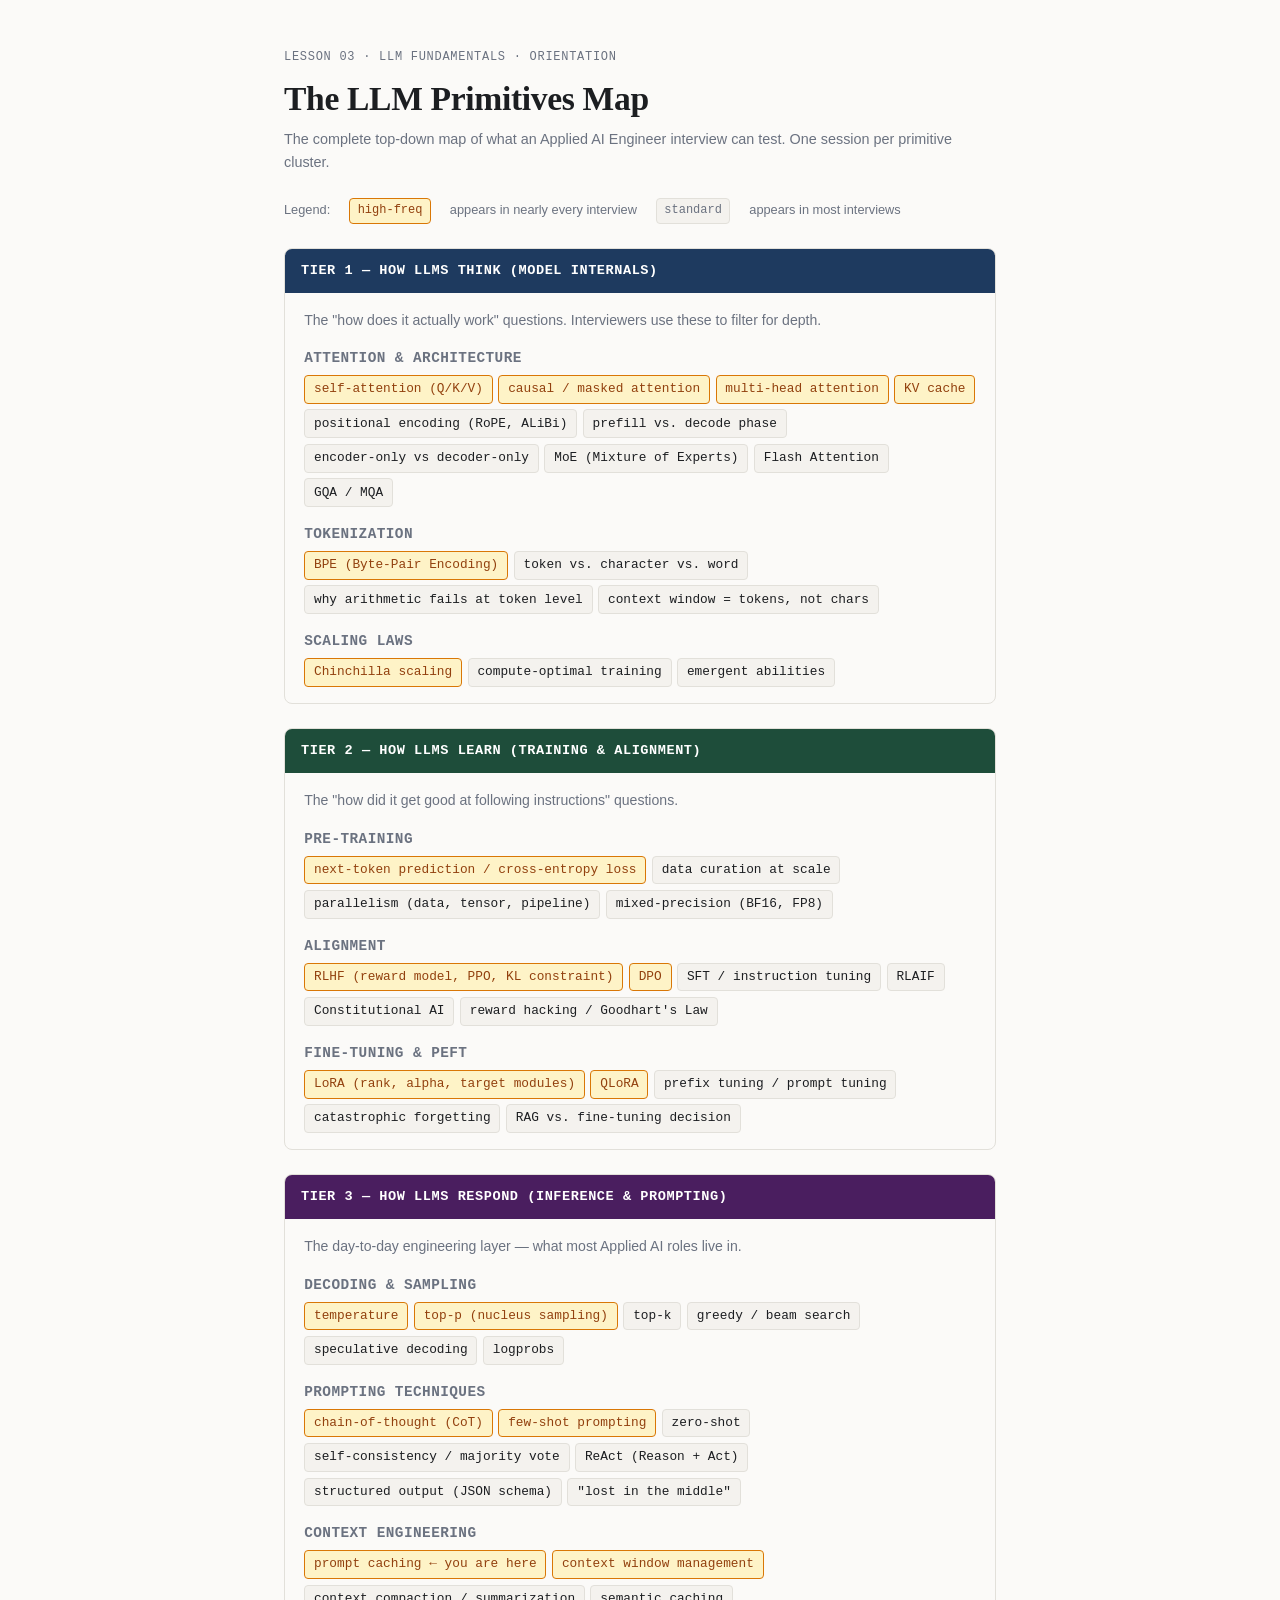
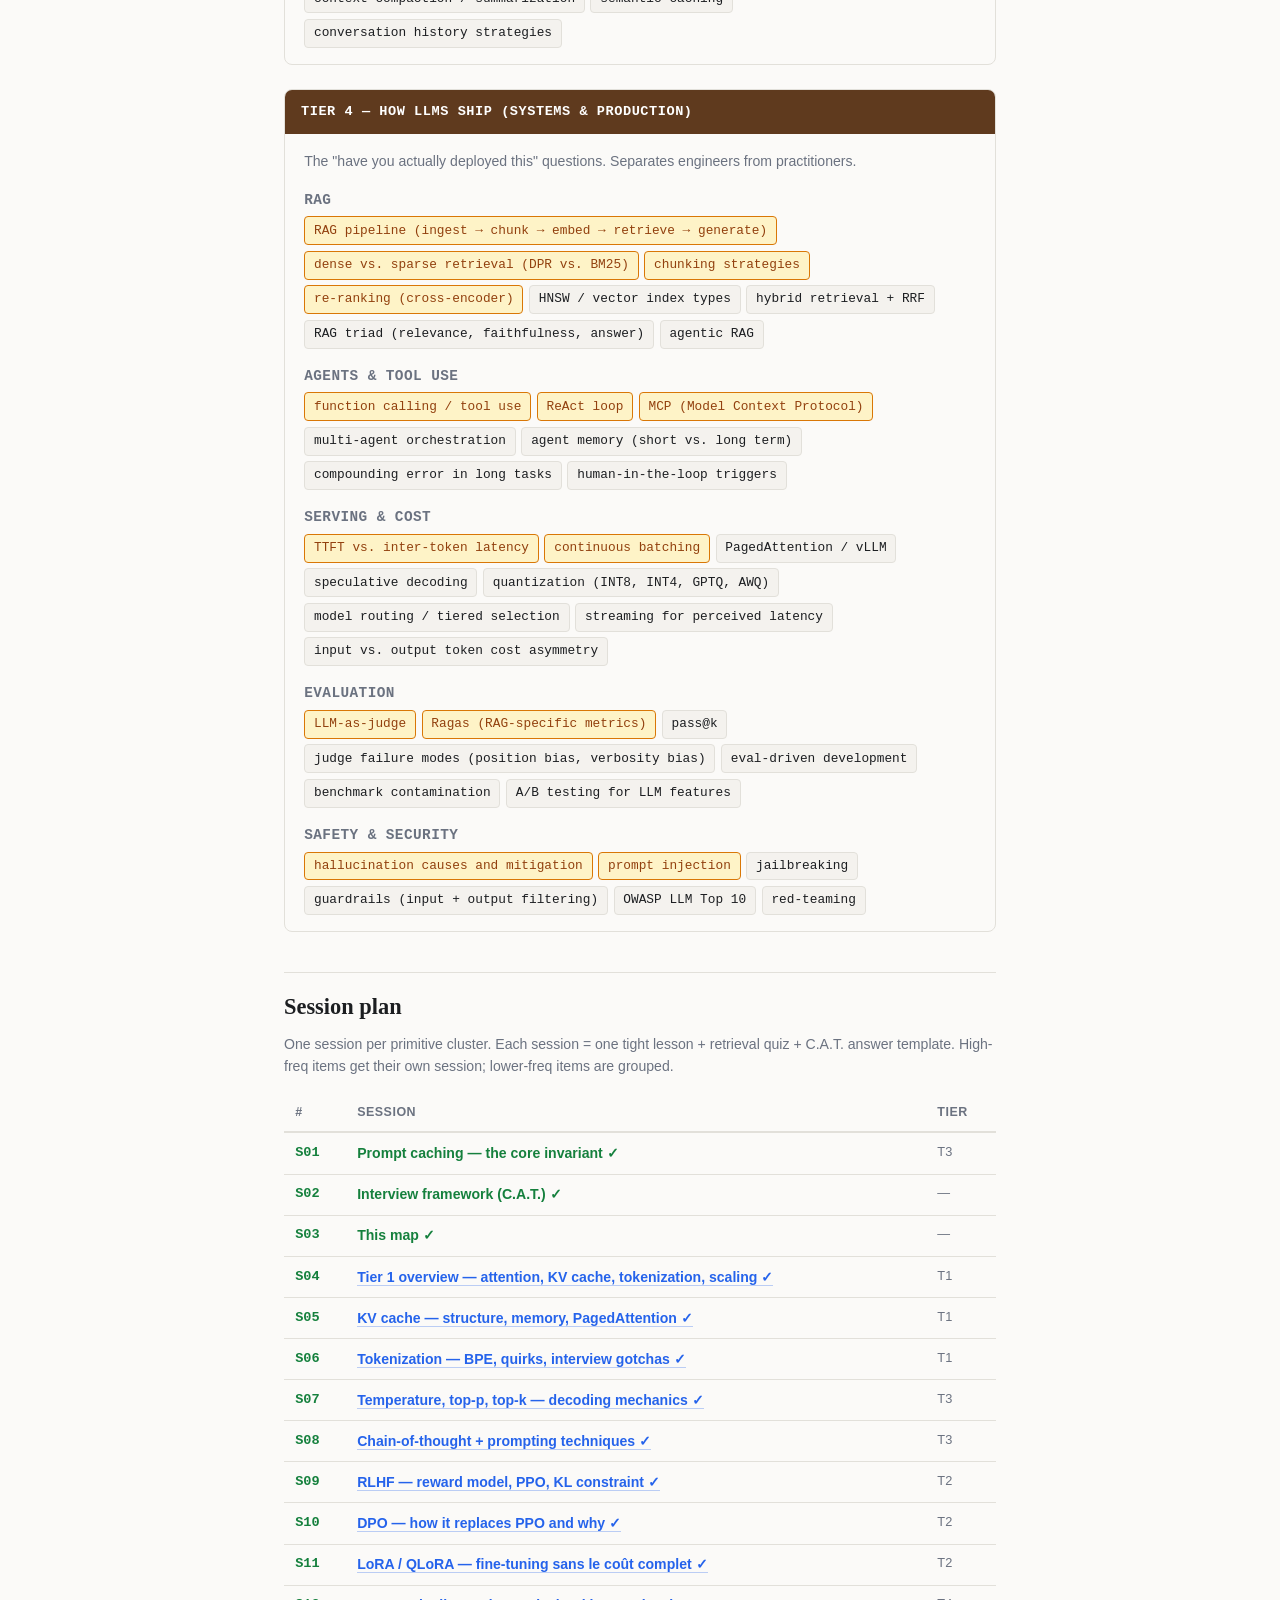
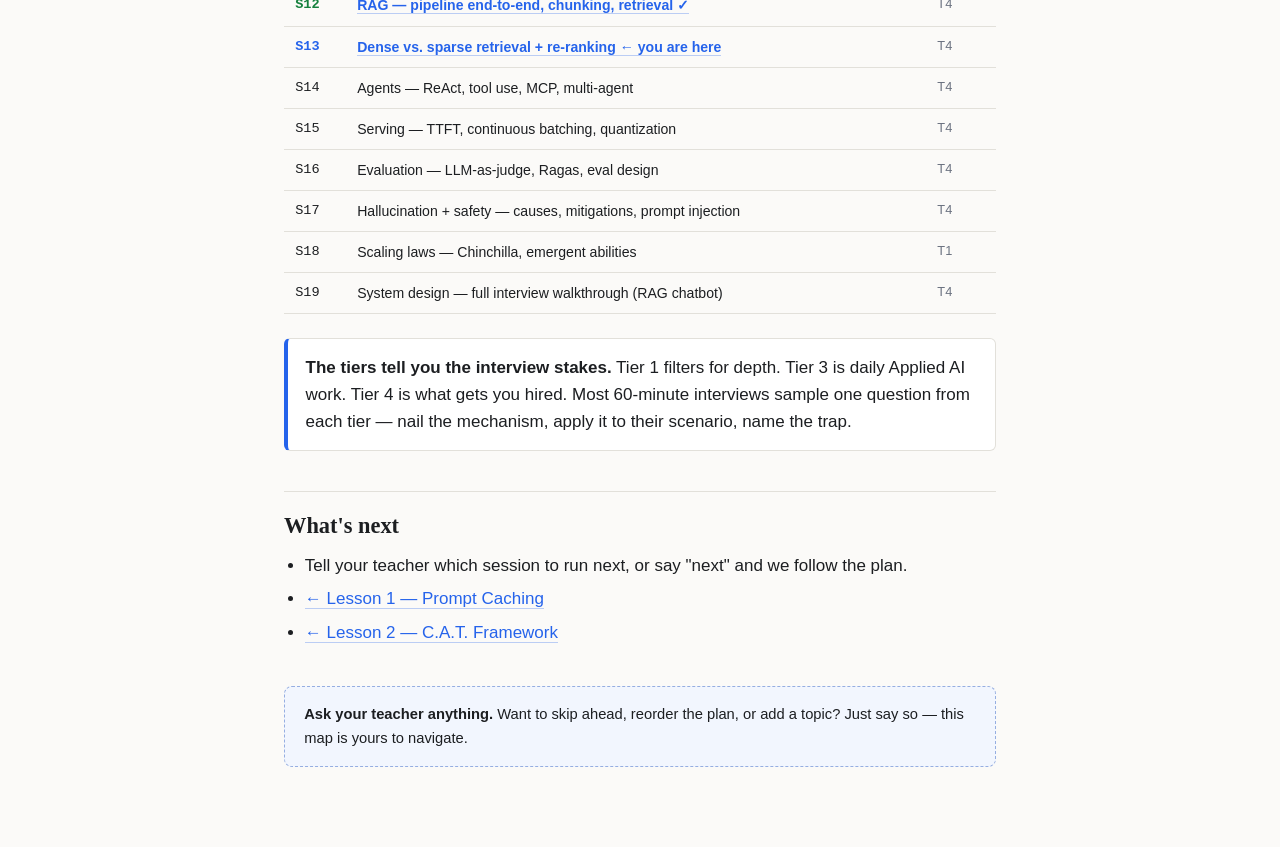
<file: index.html>
<!DOCTYPE html>
<html lang="fr">
<head>
  <meta charset="UTF-8">
  <meta name="viewport" content="width=device-width, initial-scale=1.0">
  <meta http-equiv="refresh" content="0; url=lessons/0003-llm-primitives-map.html">
  <title>Fondamentaux des LLM</title>
</head>
<body>
  <p>Redirection vers la <a href="lessons/0003-llm-primitives-map.html">Carte des primitives</a>…</p>
</body>
</html>
</file>
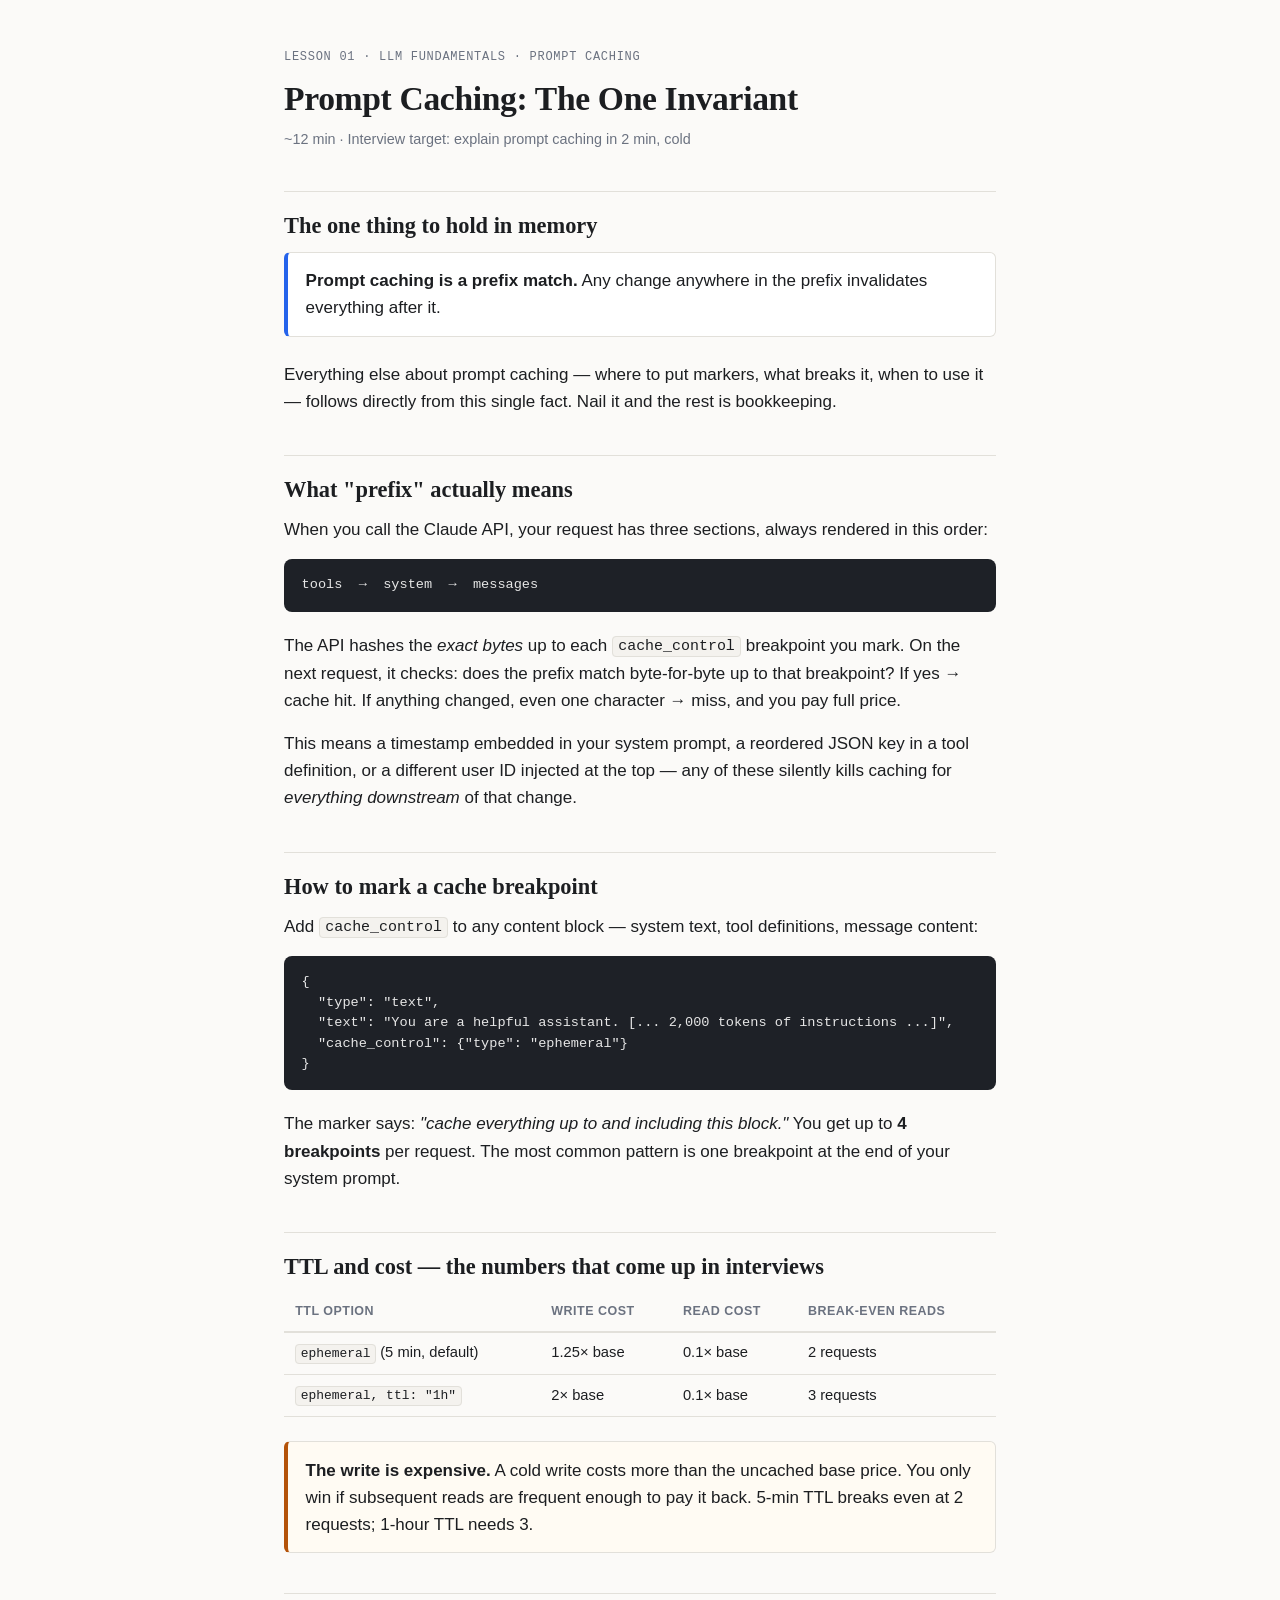
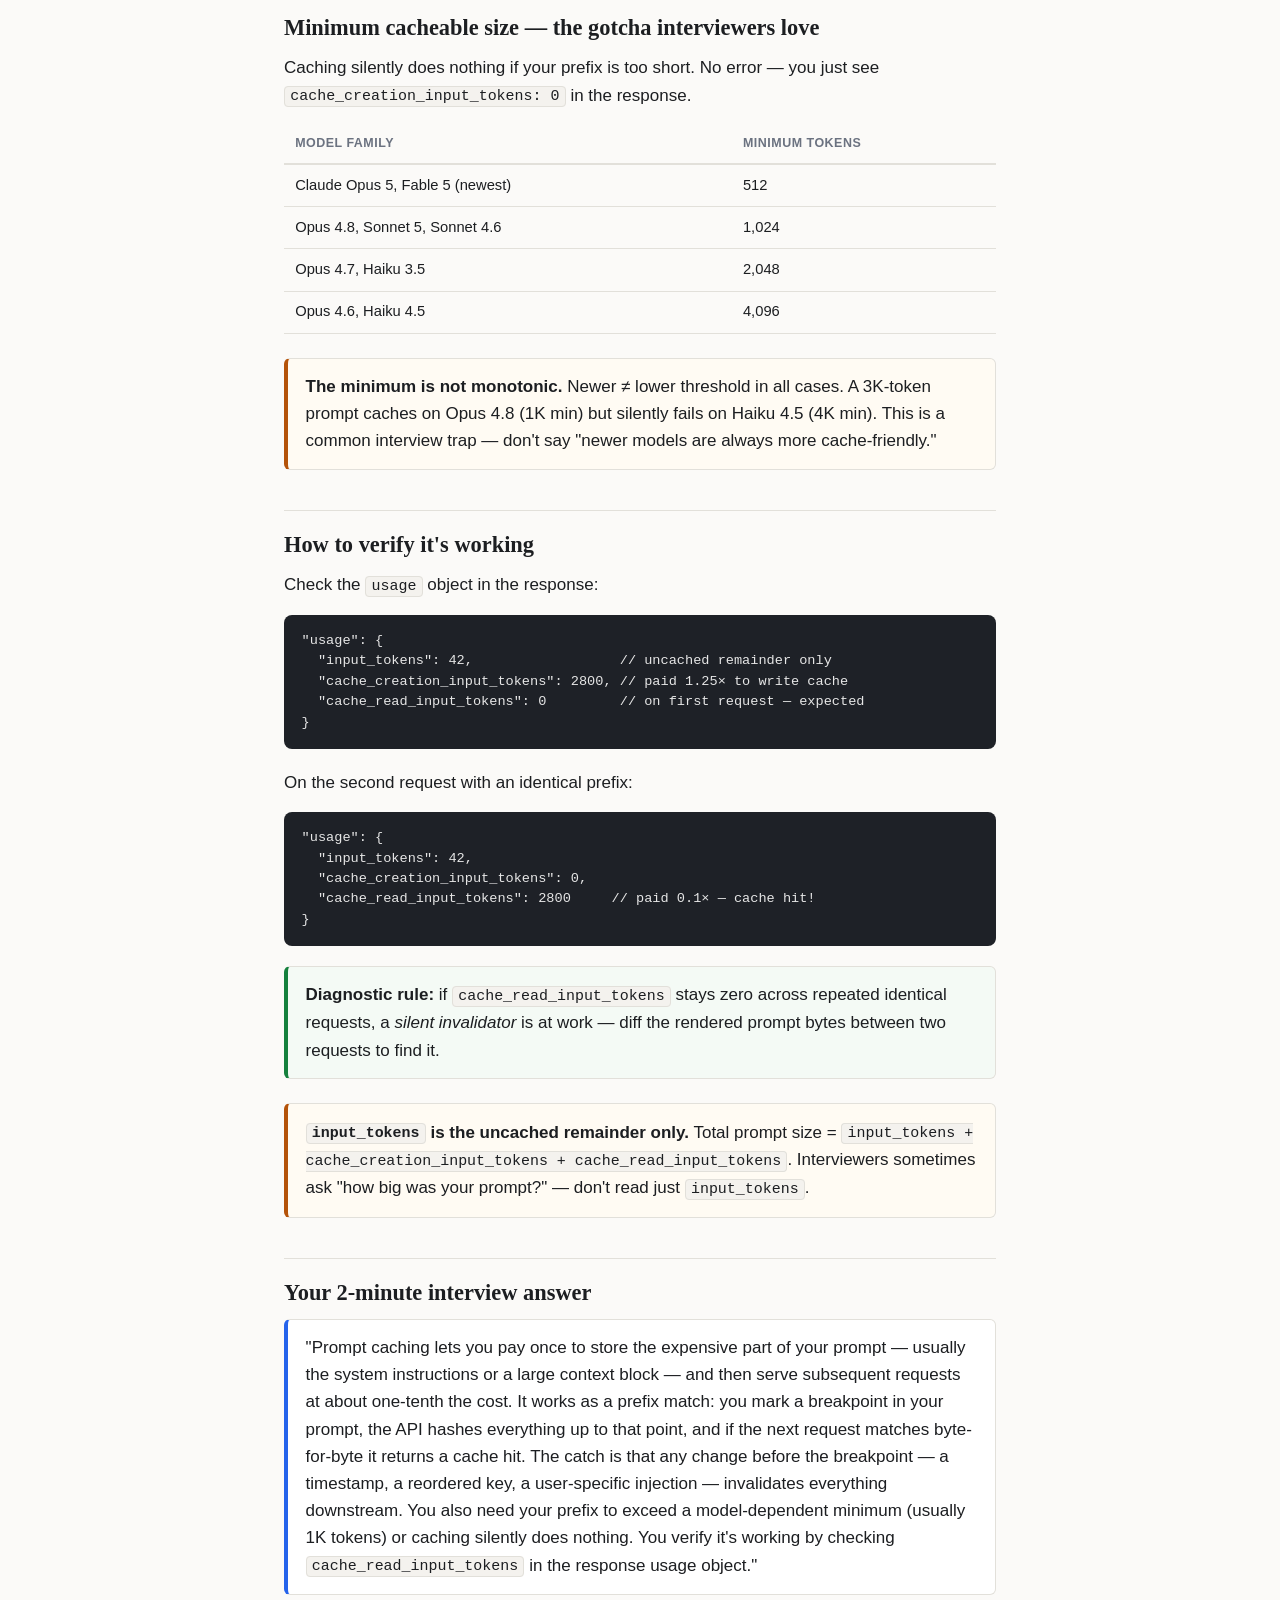
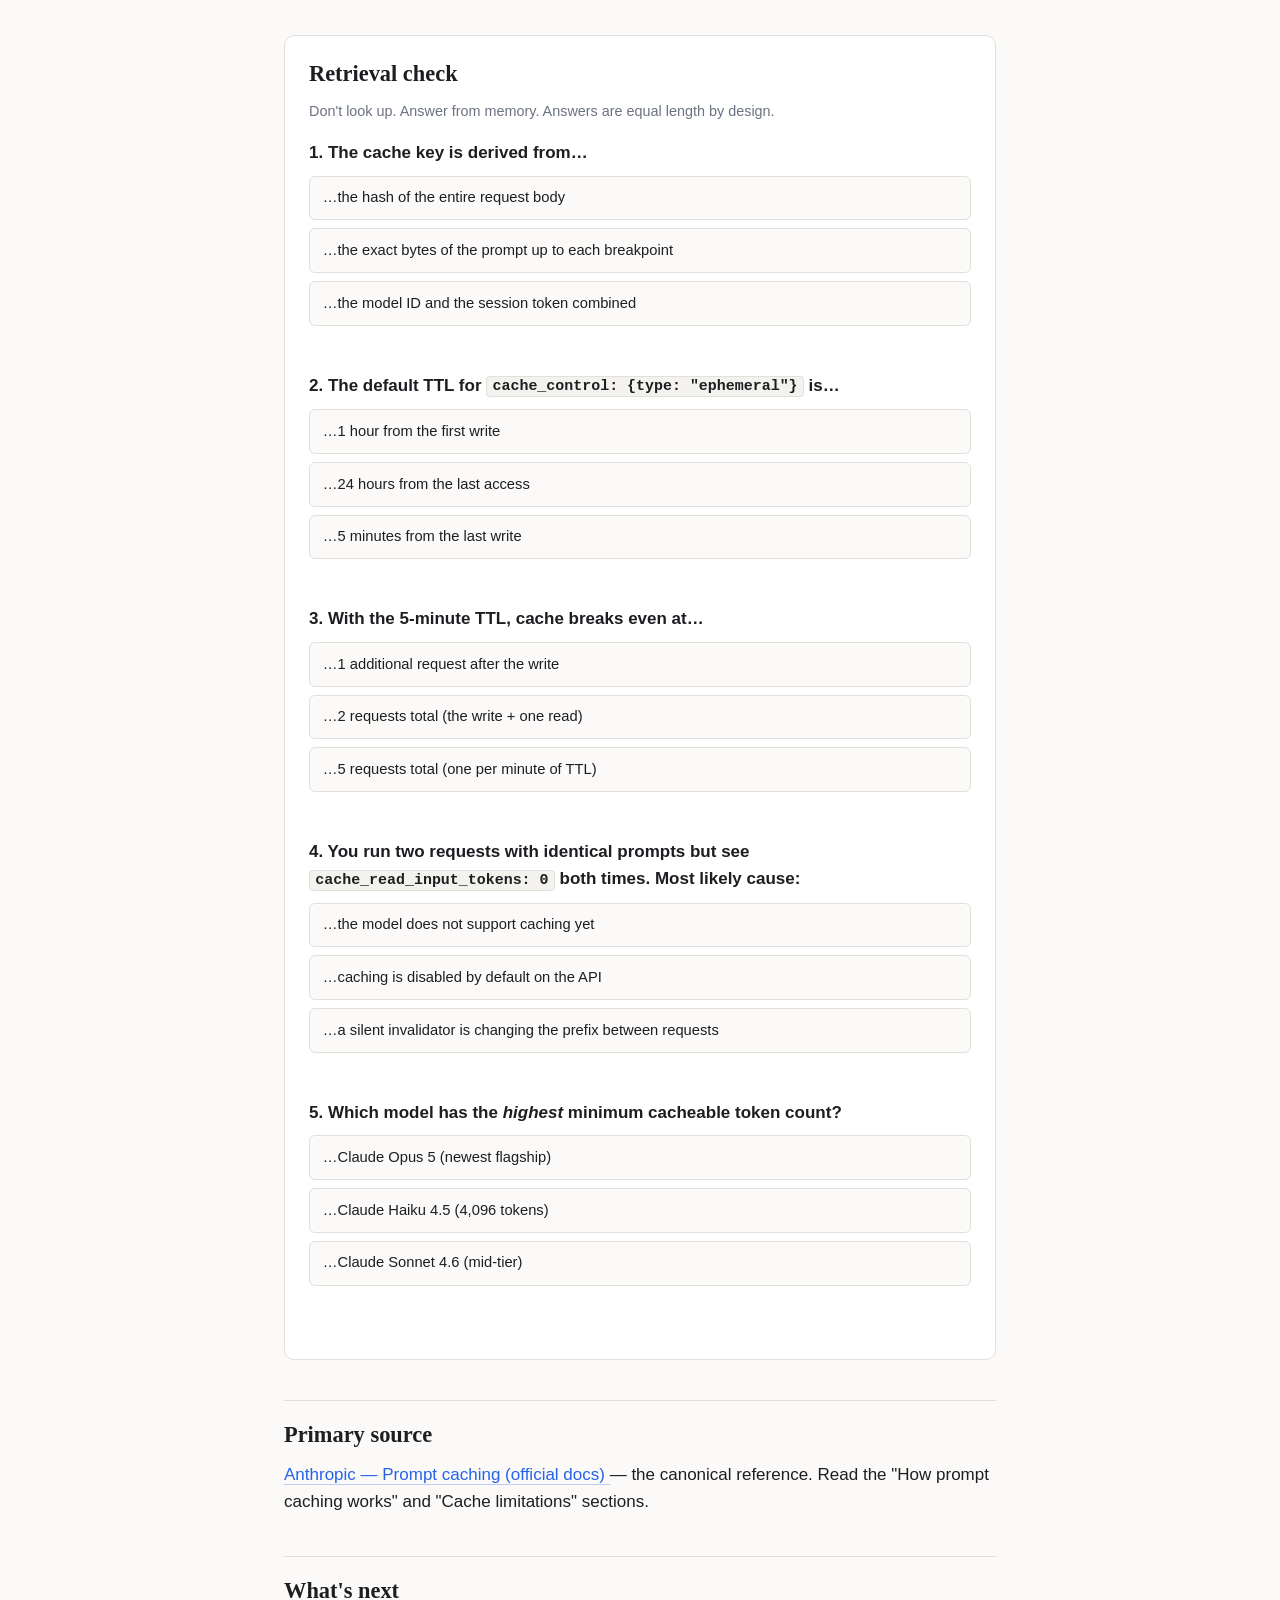
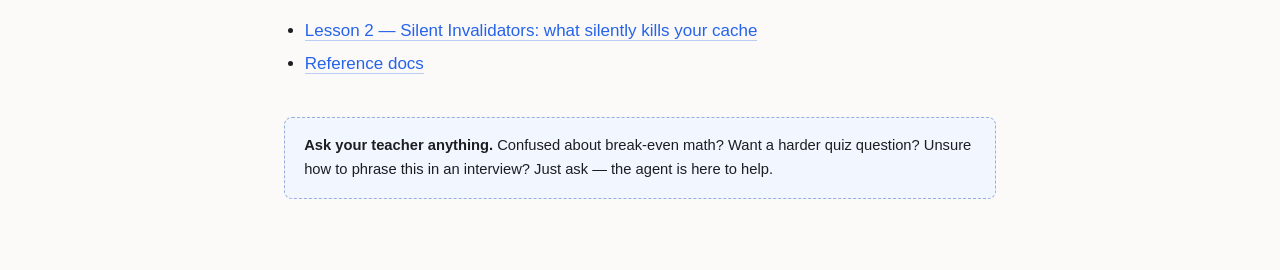
<file: lessons/0001-prompt-caching-the-core-invariant.html>
<!DOCTYPE html>
<html lang="en">
<head>
  <meta charset="UTF-8">
  <meta name="viewport" content="width=device-width, initial-scale=1.0">
  <title>Lesson 1 — Prompt Caching: The One Invariant</title>
  <link rel="stylesheet" href="../assets/style.css">
</head>
<body>
<main>

  <div class="lesson-meta">Lesson 01 · LLM Fundamentals · Prompt Caching</div>
  <h1>Prompt Caching: The One Invariant</h1>
  <p style="color:var(--muted); font-size:0.9rem; margin-bottom:2rem;">~12 min · Interview target: explain prompt caching in 2 min, cold</p>

  <!-- ── THE CORE CONCEPT ────────────────────────────────────────────── -->
  <h2>The one thing to hold in memory</h2>

  <div class="callout">
    <p><strong>Prompt caching is a prefix match.</strong> Any change anywhere in the prefix invalidates everything after it.</p>
  </div>

  <p>
    Everything else about prompt caching — where to put markers, what breaks it, when to use it —
    follows directly from this single fact. Nail it and the rest is bookkeeping.
  </p>

  <!-- ── WHAT IS A PREFIX ────────────────────────────────────────────── -->
  <h2>What "prefix" actually means</h2>

  <p>When you call the Claude API, your request has three sections, always rendered in this order:</p>

  <pre><code>tools  →  system  →  messages</code></pre>

  <p>
    The API hashes the <em>exact bytes</em> up to each <code>cache_control</code> breakpoint you mark.
    On the next request, it checks: does the prefix match byte-for-byte up to that breakpoint?
    If yes → cache hit. If anything changed, even one character → miss, and you pay full price.
  </p>

  <p>
    This means a timestamp embedded in your system prompt, a reordered JSON key in a tool definition,
    or a different user ID injected at the top — any of these silently kills caching for
    <em>everything downstream</em> of that change.
  </p>

  <!-- ── HOW YOU MARK A BREAKPOINT ──────────────────────────────────── -->
  <h2>How to mark a cache breakpoint</h2>

  <p>Add <code>cache_control</code> to any content block — system text, tool definitions, message content:</p>

  <pre><code class="language-json">{
  "type": "text",
  "text": "You are a helpful assistant. [... 2,000 tokens of instructions ...]",
  "cache_control": {"type": "ephemeral"}
}</code></pre>

  <p>
    The marker says: <em>"cache everything up to and including this block."</em>
    You get up to <strong>4 breakpoints</strong> per request.
    The most common pattern is one breakpoint at the end of your system prompt.
  </p>

  <!-- ── TTL & PRICING ───────────────────────────────────────────────── -->
  <h2>TTL and cost — the numbers that come up in interviews</h2>

  <table>
    <thead>
      <tr><th>TTL option</th><th>Write cost</th><th>Read cost</th><th>Break-even reads</th></tr>
    </thead>
    <tbody>
      <tr><td><code>ephemeral</code> (5 min, default)</td><td>1.25× base</td><td>0.1× base</td><td>2 requests</td></tr>
      <tr><td><code>ephemeral, ttl: "1h"</code></td><td>2× base</td><td>0.1× base</td><td>3 requests</td></tr>
    </tbody>
  </table>

  <div class="callout warn">
    <p>
      <strong>The write is expensive.</strong> A cold write costs more than the uncached base price.
      You only win if subsequent reads are frequent enough to pay it back.
      5-min TTL breaks even at 2 requests; 1-hour TTL needs 3.
    </p>
  </div>

  <!-- ── MINIMUM CACHEABLE SIZE ──────────────────────────────────────── -->
  <h2>Minimum cacheable size — the gotcha interviewers love</h2>

  <p>
    Caching silently does nothing if your prefix is too short.
    No error — you just see <code>cache_creation_input_tokens: 0</code> in the response.
  </p>

  <table>
    <thead>
      <tr><th>Model family</th><th>Minimum tokens</th></tr>
    </thead>
    <tbody>
      <tr><td>Claude Opus 5, Fable 5 (newest)</td><td>512</td></tr>
      <tr><td>Opus 4.8, Sonnet 5, Sonnet 4.6</td><td>1,024</td></tr>
      <tr><td>Opus 4.7, Haiku 3.5</td><td>2,048</td></tr>
      <tr><td>Opus 4.6, Haiku 4.5</td><td>4,096</td></tr>
    </tbody>
  </table>

  <div class="callout warn">
    <p>
      <strong>The minimum is not monotonic.</strong> Newer ≠ lower threshold in all cases.
      A 3K-token prompt caches on Opus 4.8 (1K min) but silently fails on Haiku 4.5 (4K min).
      This is a common interview trap — don't say "newer models are always more cache-friendly."
    </p>
  </div>

  <!-- ── HOW TO VERIFY ───────────────────────────────────────────────── -->
  <h2>How to verify it's working</h2>

  <p>Check the <code>usage</code> object in the response:</p>

  <pre><code class="language-json">"usage": {
  "input_tokens": 42,                  // uncached remainder only
  "cache_creation_input_tokens": 2800, // paid 1.25× to write cache
  "cache_read_input_tokens": 0         // on first request — expected
}</code></pre>

  <p>On the second request with an identical prefix:</p>

  <pre><code class="language-json">"usage": {
  "input_tokens": 42,
  "cache_creation_input_tokens": 0,
  "cache_read_input_tokens": 2800     // paid 0.1× — cache hit!
}</code></pre>

  <div class="callout ok">
    <p>
      <strong>Diagnostic rule:</strong> if <code>cache_read_input_tokens</code> stays zero across
      repeated identical requests, a <em>silent invalidator</em> is at work —
      diff the rendered prompt bytes between two requests to find it.
    </p>
  </div>

  <div class="callout warn">
    <p>
      <strong><code>input_tokens</code> is the uncached remainder only.</strong>
      Total prompt size = <code>input_tokens + cache_creation_input_tokens + cache_read_input_tokens</code>.
      Interviewers sometimes ask "how big was your prompt?" — don't read just <code>input_tokens</code>.
    </p>
  </div>

  <!-- ── THE 2-MINUTE ANSWER ─────────────────────────────────────────── -->
  <h2>Your 2-minute interview answer</h2>

  <div class="callout">
    <p>
      "Prompt caching lets you pay once to store the expensive part of your prompt — usually the system
      instructions or a large context block — and then serve subsequent requests at about one-tenth the cost.
      It works as a prefix match: you mark a breakpoint in your prompt, the API hashes everything up to
      that point, and if the next request matches byte-for-byte it returns a cache hit.
      The catch is that any change before the breakpoint — a timestamp, a reordered key, a user-specific injection —
      invalidates everything downstream. You also need your prefix to exceed a model-dependent minimum
      (usually 1K tokens) or caching silently does nothing.
      You verify it's working by checking <code>cache_read_input_tokens</code> in the response usage object."
    </p>
  </div>

  <!-- ── QUIZ ───────────────────────────────────────────────────────── -->
  <div class="quiz">
    <h2>Retrieval check</h2>
    <p style="color:var(--muted); font-size:0.9rem; margin-bottom:1rem;">Don't look up. Answer from memory. Answers are equal length by design.</p>

    <div class="quiz-q" id="q1">
      <p>1. The cache key is derived from…</p>
      <button class="quiz-option" onclick="answer(this,'wrong')">…the hash of the entire request body</button>
      <button class="quiz-option" onclick="answer(this,'correct')">…the exact bytes of the prompt up to each breakpoint</button>
      <button class="quiz-option" onclick="answer(this,'wrong')">…the model ID and the session token combined</button>
      <div class="quiz-feedback"></div>
    </div>

    <div class="quiz-q" id="q2">
      <p>2. The default TTL for <code>cache_control: {type: "ephemeral"}</code> is…</p>
      <button class="quiz-option" onclick="answer(this,'wrong')">…1 hour from the first write</button>
      <button class="quiz-option" onclick="answer(this,'wrong')">…24 hours from the last access</button>
      <button class="quiz-option" onclick="answer(this,'correct')">…5 minutes from the last write</button>
      <div class="quiz-feedback"></div>
    </div>

    <div class="quiz-q" id="q3">
      <p>3. With the 5-minute TTL, cache breaks even at…</p>
      <button class="quiz-option" onclick="answer(this,'wrong')">…1 additional request after the write</button>
      <button class="quiz-option" onclick="answer(this,'correct')">…2 requests total (the write + one read)</button>
      <button class="quiz-option" onclick="answer(this,'wrong')">…5 requests total (one per minute of TTL)</button>
      <div class="quiz-feedback"></div>
    </div>

    <div class="quiz-q" id="q4">
      <p>4. You run two requests with identical prompts but see <code>cache_read_input_tokens: 0</code> both times. Most likely cause:</p>
      <button class="quiz-option" onclick="answer(this,'wrong')">…the model does not support caching yet</button>
      <button class="quiz-option" onclick="answer(this,'wrong')">…caching is disabled by default on the API</button>
      <button class="quiz-option" onclick="answer(this,'correct')">…a silent invalidator is changing the prefix between requests</button>
      <div class="quiz-feedback"></div>
    </div>

    <div class="quiz-q" id="q5">
      <p>5. Which model has the <em>highest</em> minimum cacheable token count?</p>
      <button class="quiz-option" onclick="answer(this,'wrong')">…Claude Opus 5 (newest flagship)</button>
      <button class="quiz-option" onclick="answer(this,'correct')">…Claude Haiku 4.5 (4,096 tokens)</button>
      <button class="quiz-option" onclick="answer(this,'wrong')">…Claude Sonnet 4.6 (mid-tier)</button>
      <div class="quiz-feedback"></div>
    </div>

    <div id="score-banner" class="score-banner"></div>
  </div>

  <!-- ── PRIMARY SOURCE ─────────────────────────────────────────────── -->
  <h2>Primary source</h2>
  <p>
    <a href="https://docs.anthropic.com/en/docs/build-with-claude/prompt-caching" target="_blank">
      Anthropic — Prompt caching (official docs)
    </a> — the canonical reference. Read the "How prompt caching works" and "Cache limitations" sections.
  </p>

  <!-- ── WHAT'S NEXT ─────────────────────────────────────────────────── -->
  <h2>What's next</h2>
  <ul>
    <li><a href="0002-silent-invalidators.html">Lesson 2 — Silent Invalidators: what silently kills your cache</a></li>
    <li><a href="../reference/">Reference docs</a></li>
  </ul>

  <div class="ask-teacher">
    <strong>Ask your teacher anything.</strong> Confused about break-even math? Want a harder quiz question?
    Unsure how to phrase this in an interview? Just ask — the agent is here to help.
  </div>

</main>

<script>
  let answered = {};
  const feedbacks = {
    correct: "Correct.",
    wrong: "Not quite — re-read the section above and try again."
  };

  function answer(btn, result) {
    const qDiv = btn.closest('.quiz-q');
    const qId = qDiv.id;
    if (answered[qId]) return;
    answered[qId] = result;

    qDiv.querySelectorAll('.quiz-option').forEach(b => b.disabled = true);
    btn.classList.add(result);
    qDiv.querySelector('.quiz-feedback').textContent = feedbacks[result];

    // Score after all 5 answered
    if (Object.keys(answered).length === 5) {
      const correct = Object.values(answered).filter(v => v === 'correct').length;
      const banner = document.getElementById('score-banner');
      banner.textContent = correct >= 4
        ? `${correct}/5 — solid. You're ready to explain this cold.`
        : `${correct}/5 — review the misses, then re-read the 2-minute answer above.`;
      banner.classList.add('show', correct >= 4 ? 'pass' : 'fail');
    }
  }
</script>
</body>
</html>
</file>
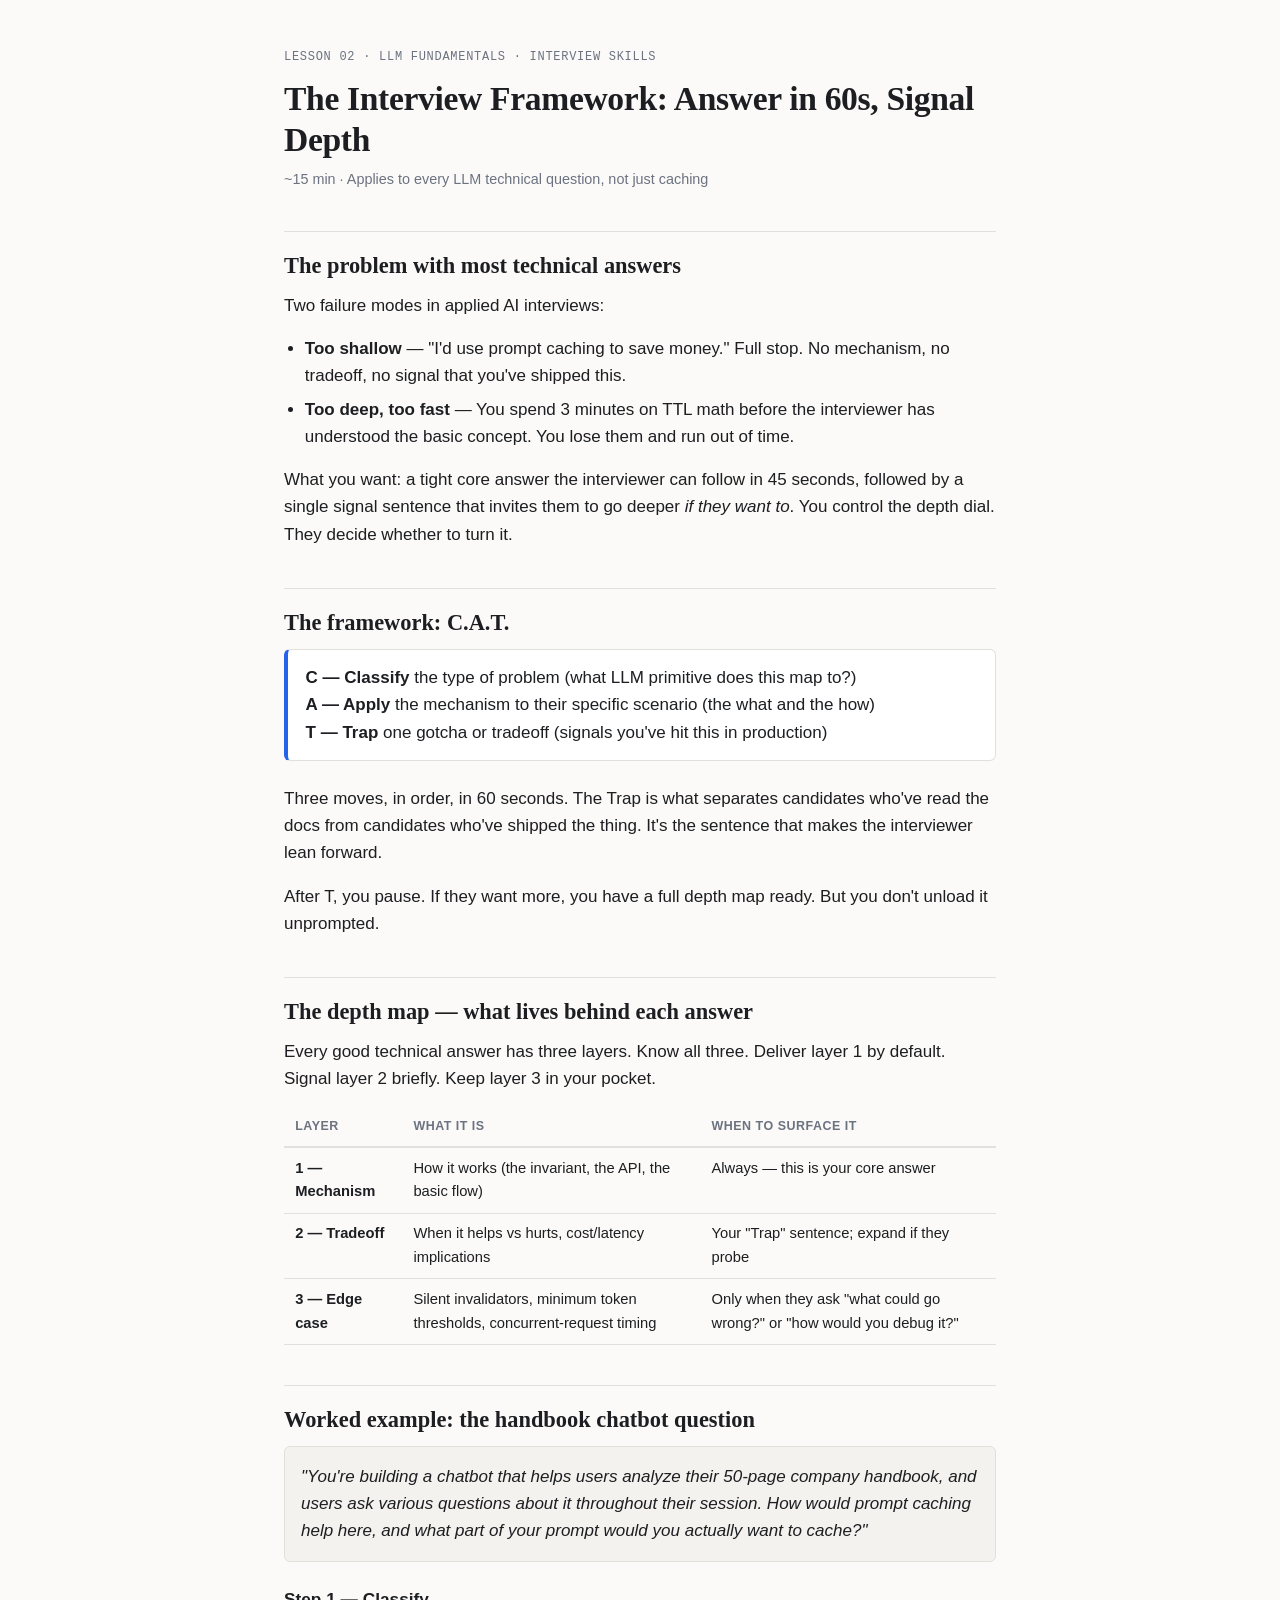
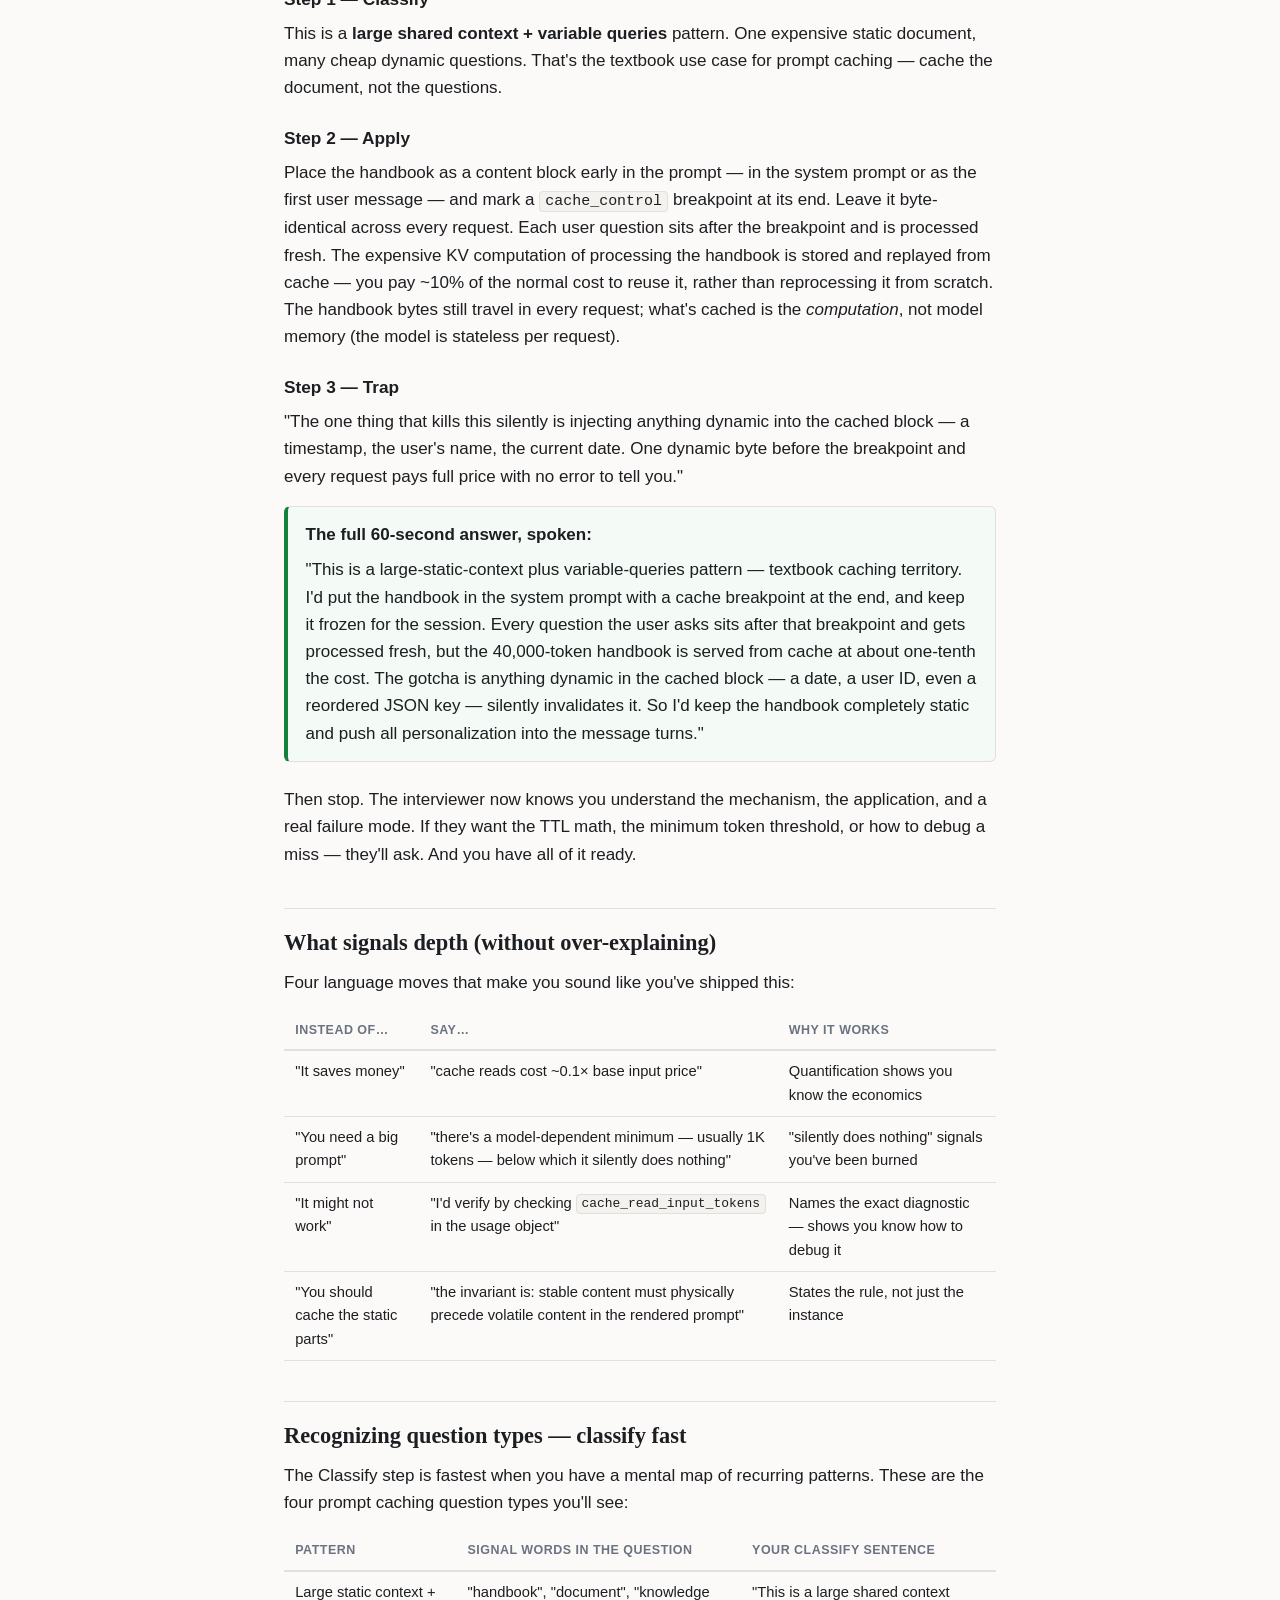
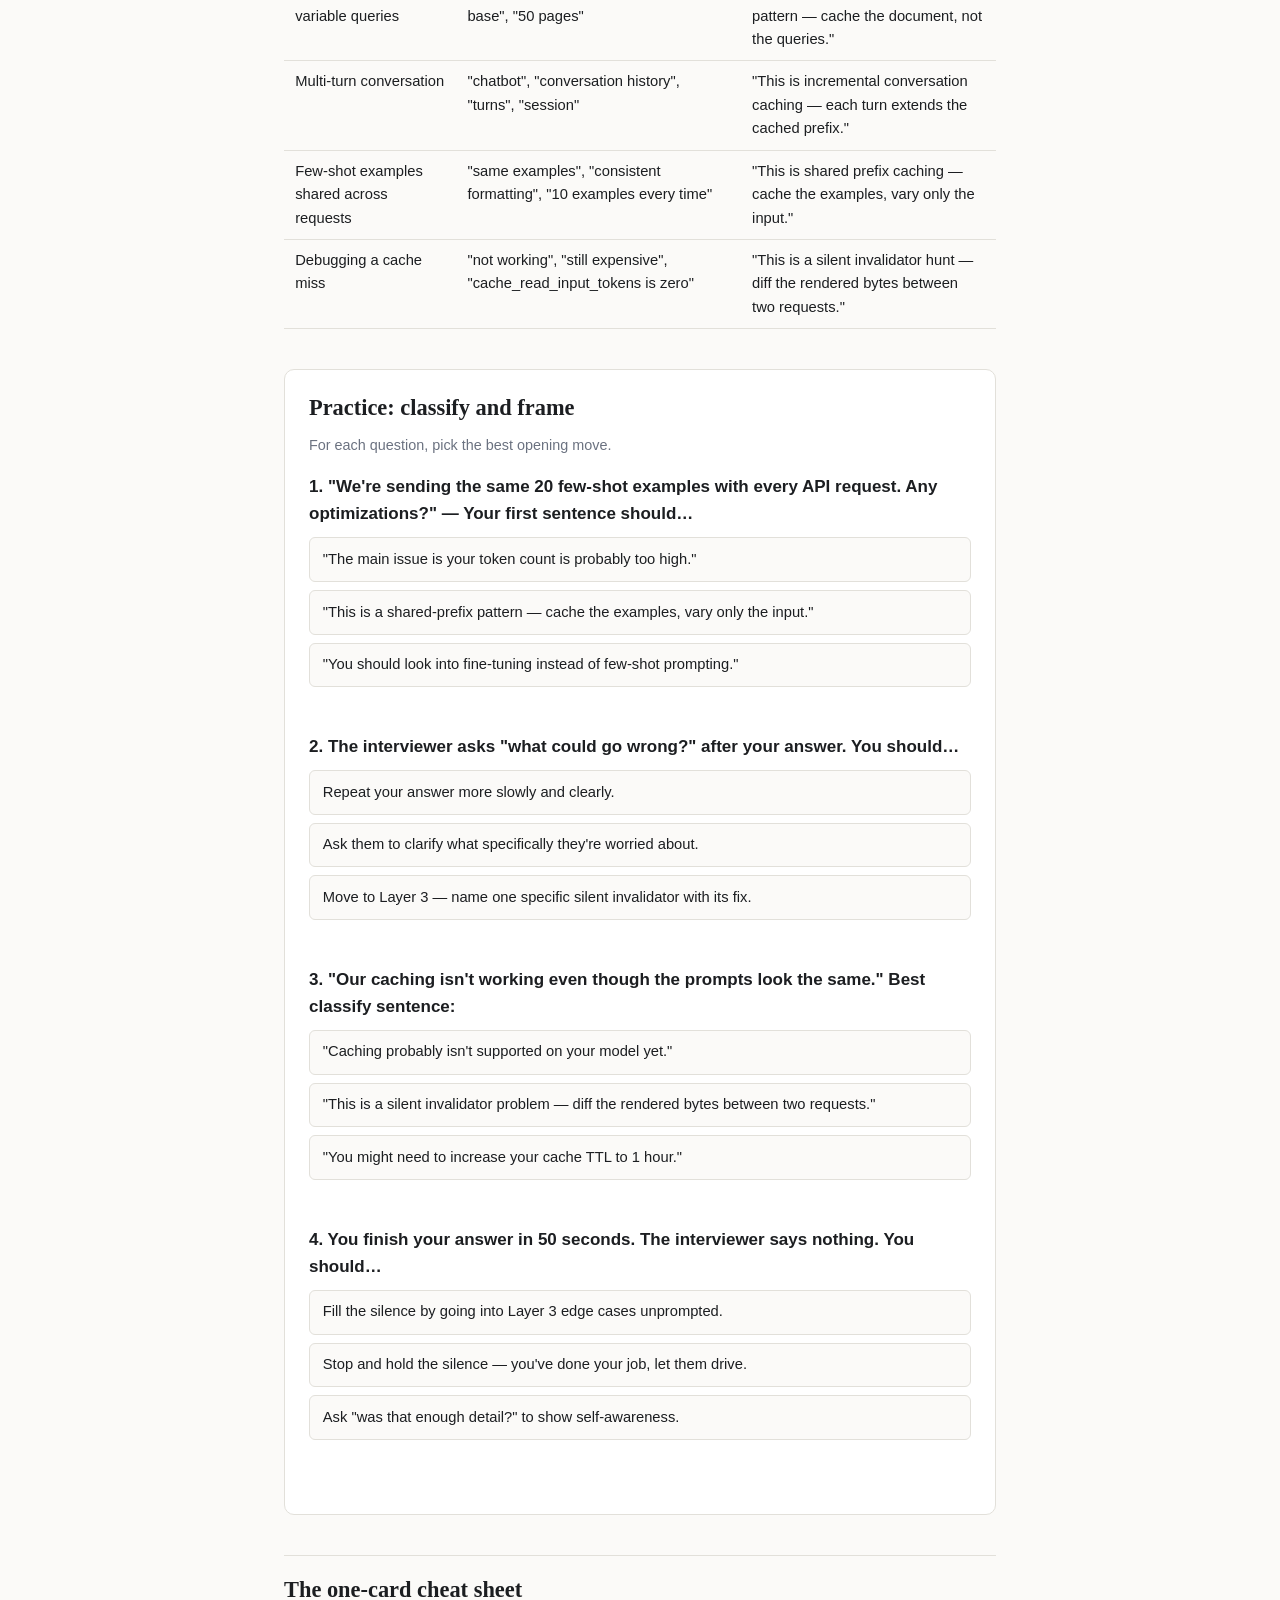
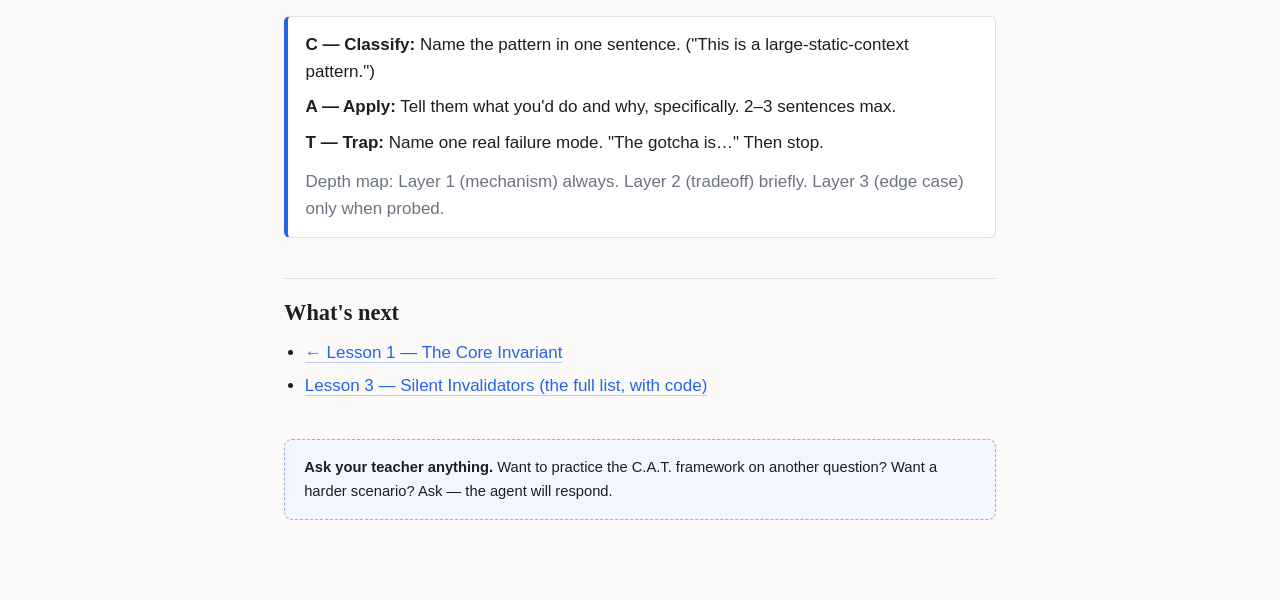
<file: lessons/0002-interview-framework.html>
<!DOCTYPE html>
<html lang="en">
<head>
  <meta charset="UTF-8">
  <meta name="viewport" content="width=device-width, initial-scale=1.0">
  <title>Lesson 2 — The Interview Framework</title>
  <link rel="stylesheet" href="../assets/style.css">
</head>
<body>
<main>

  <div class="lesson-meta">Lesson 02 · LLM Fundamentals · Interview Skills</div>
  <h1>The Interview Framework: Answer in 60s, Signal Depth</h1>
  <p style="color:var(--muted); font-size:0.9rem; margin-bottom:2rem;">~15 min · Applies to every LLM technical question, not just caching</p>

  <!-- ── THE PROBLEM ─────────────────────────────────────────────────── -->
  <h2>The problem with most technical answers</h2>

  <p>Two failure modes in applied AI interviews:</p>
  <ul>
    <li><strong>Too shallow</strong> — "I'd use prompt caching to save money." Full stop. No mechanism, no tradeoff, no signal that you've shipped this.</li>
    <li><strong>Too deep, too fast</strong> — You spend 3 minutes on TTL math before the interviewer has understood the basic concept. You lose them and run out of time.</li>
  </ul>

  <p>
    What you want: a tight core answer the interviewer can follow in 45 seconds,
    followed by a single signal sentence that invites them to go deeper <em>if they want to</em>.
    You control the depth dial. They decide whether to turn it.
  </p>

  <!-- ── THE FRAMEWORK ───────────────────────────────────────────────── -->
  <h2>The framework: C.A.T.</h2>

  <div class="callout">
    <p>
      <strong>C — Classify</strong> the type of problem (what LLM primitive does this map to?)<br>
      <strong>A — Apply</strong> the mechanism to their specific scenario (the what and the how)<br>
      <strong>T — Trap</strong> one gotcha or tradeoff (signals you've hit this in production)
    </p>
  </div>

  <p>
    Three moves, in order, in 60 seconds. The Trap is what separates candidates who've read the docs
    from candidates who've shipped the thing. It's the sentence that makes the interviewer lean forward.
  </p>

  <p>
    After T, you pause. If they want more, you have a full depth map ready.
    But you don't unload it unprompted.
  </p>

  <!-- ── THE DEPTH MAP ───────────────────────────────────────────────── -->
  <h2>The depth map — what lives behind each answer</h2>

  <p>
    Every good technical answer has three layers. Know all three.
    Deliver layer 1 by default. Signal layer 2 briefly. Keep layer 3 in your pocket.
  </p>

  <table>
    <thead>
      <tr><th>Layer</th><th>What it is</th><th>When to surface it</th></tr>
    </thead>
    <tbody>
      <tr>
        <td><strong>1 — Mechanism</strong></td>
        <td>How it works (the invariant, the API, the basic flow)</td>
        <td>Always — this is your core answer</td>
      </tr>
      <tr>
        <td><strong>2 — Tradeoff</strong></td>
        <td>When it helps vs hurts, cost/latency implications</td>
        <td>Your "Trap" sentence; expand if they probe</td>
      </tr>
      <tr>
        <td><strong>3 — Edge case</strong></td>
        <td>Silent invalidators, minimum token thresholds, concurrent-request timing</td>
        <td>Only when they ask "what could go wrong?" or "how would you debug it?"</td>
      </tr>
    </tbody>
  </table>

  <!-- ── WORKED EXAMPLE ─────────────────────────────────────────────── -->
  <h2>Worked example: the handbook chatbot question</h2>

  <p style="background:var(--code-bg); border:1px solid var(--border); border-radius:6px; padding:1rem; font-style:italic; margin-bottom:1.5rem;">
    "You're building a chatbot that helps users analyze their 50-page company handbook,
    and users ask various questions about it throughout their session.
    How would prompt caching help here, and what part of your prompt would you actually want to cache?"
  </p>

  <h3>Step 1 — Classify</h3>
  <p>
    This is a <strong>large shared context + variable queries</strong> pattern.
    One expensive static document, many cheap dynamic questions.
    That's the textbook use case for prompt caching — cache the document, not the questions.
  </p>

  <h3>Step 2 — Apply</h3>
  <p>
    Place the handbook as a content block early in the prompt — in the system prompt or as
    the first user message — and mark a <code>cache_control</code> breakpoint at its end.
    Leave it byte-identical across every request. Each user question sits after the breakpoint
    and is processed fresh. The expensive KV computation of processing the handbook is stored
    and replayed from cache — you pay ~10% of the normal cost to reuse it, rather than reprocessing
    it from scratch. The handbook bytes still travel in every request; what's cached is the
    <em>computation</em>, not model memory (the model is stateless per request).
  </p>

  <h3>Step 3 — Trap</h3>
  <p>
    "The one thing that kills this silently is injecting anything dynamic into the cached block —
    a timestamp, the user's name, the current date. One dynamic byte before the breakpoint and
    every request pays full price with no error to tell you."
  </p>

  <div class="callout ok">
    <p><strong>The full 60-second answer, spoken:</strong></p>
    <p>
      "This is a large-static-context plus variable-queries pattern — textbook caching territory.
      I'd put the handbook in the system prompt with a cache breakpoint at the end, and keep it
      frozen for the session. Every question the user asks sits after that breakpoint and gets
      processed fresh, but the 40,000-token handbook is served from cache at about one-tenth the cost.
      The gotcha is anything dynamic in the cached block — a date, a user ID, even a reordered JSON key —
      silently invalidates it. So I'd keep the handbook completely static and push all
      personalization into the message turns."
    </p>
  </div>

  <p>
    Then stop. The interviewer now knows you understand the mechanism, the application, and a real
    failure mode. If they want the TTL math, the minimum token threshold, or how to debug a miss —
    they'll ask. And you have all of it ready.
  </p>

  <!-- ── WHAT SIGNALS DEPTH ───────────────────────────────────────────── -->
  <h2>What signals depth (without over-explaining)</h2>

  <p>Four language moves that make you sound like you've shipped this:</p>

  <table>
    <thead>
      <tr><th>Instead of…</th><th>Say…</th><th>Why it works</th></tr>
    </thead>
    <tbody>
      <tr>
        <td>"It saves money"</td>
        <td>"cache reads cost ~0.1× base input price"</td>
        <td>Quantification shows you know the economics</td>
      </tr>
      <tr>
        <td>"You need a big prompt"</td>
        <td>"there's a model-dependent minimum — usually 1K tokens — below which it silently does nothing"</td>
        <td>"silently does nothing" signals you've been burned</td>
      </tr>
      <tr>
        <td>"It might not work"</td>
        <td>"I'd verify by checking <code>cache_read_input_tokens</code> in the usage object"</td>
        <td>Names the exact diagnostic — shows you know how to debug it</td>
      </tr>
      <tr>
        <td>"You should cache the static parts"</td>
        <td>"the invariant is: stable content must physically precede volatile content in the rendered prompt"</td>
        <td>States the rule, not just the instance</td>
      </tr>
    </tbody>
  </table>

  <!-- ── PRACTICE: MORE QUESTION TYPES ──────────────────────────────── -->
  <h2>Recognizing question types — classify fast</h2>

  <p>
    The Classify step is fastest when you have a mental map of recurring patterns.
    These are the four prompt caching question types you'll see:
  </p>

  <table>
    <thead>
      <tr><th>Pattern</th><th>Signal words in the question</th><th>Your classify sentence</th></tr>
    </thead>
    <tbody>
      <tr>
        <td>Large static context + variable queries</td>
        <td>"handbook", "document", "knowledge base", "50 pages"</td>
        <td>"This is a large shared context pattern — cache the document, not the queries."</td>
      </tr>
      <tr>
        <td>Multi-turn conversation</td>
        <td>"chatbot", "conversation history", "turns", "session"</td>
        <td>"This is incremental conversation caching — each turn extends the cached prefix."</td>
      </tr>
      <tr>
        <td>Few-shot examples shared across requests</td>
        <td>"same examples", "consistent formatting", "10 examples every time"</td>
        <td>"This is shared prefix caching — cache the examples, vary only the input."</td>
      </tr>
      <tr>
        <td>Debugging a cache miss</td>
        <td>"not working", "still expensive", "cache_read_input_tokens is zero"</td>
        <td>"This is a silent invalidator hunt — diff the rendered bytes between two requests."</td>
      </tr>
    </tbody>
  </table>

  <!-- ── QUIZ ───────────────────────────────────────────────────────── -->
  <div class="quiz">
    <h2>Practice: classify and frame</h2>
    <p style="color:var(--muted); font-size:0.9rem; margin-bottom:1rem;">For each question, pick the best opening move.</p>

    <div class="quiz-q" id="q1">
      <p>1. "We're sending the same 20 few-shot examples with every API request. Any optimizations?" — Your first sentence should…</p>
      <button class="quiz-option" onclick="answer(this,'wrong')">"The main issue is your token count is probably too high."</button>
      <button class="quiz-option" onclick="answer(this,'correct')">"This is a shared-prefix pattern — cache the examples, vary only the input."</button>
      <button class="quiz-option" onclick="answer(this,'wrong')">"You should look into fine-tuning instead of few-shot prompting."</button>
      <div class="quiz-feedback"></div>
    </div>

    <div class="quiz-q" id="q2">
      <p>2. The interviewer asks "what could go wrong?" after your answer. You should…</p>
      <button class="quiz-option" onclick="answer(this,'wrong')">Repeat your answer more slowly and clearly.</button>
      <button class="quiz-option" onclick="answer(this,'wrong')">Ask them to clarify what specifically they're worried about.</button>
      <button class="quiz-option" onclick="answer(this,'correct')">Move to Layer 3 — name one specific silent invalidator with its fix.</button>
      <div class="quiz-feedback"></div>
    </div>

    <div class="quiz-q" id="q3">
      <p>3. "Our caching isn't working even though the prompts look the same." Best classify sentence:</p>
      <button class="quiz-option" onclick="answer(this,'wrong')">"Caching probably isn't supported on your model yet."</button>
      <button class="quiz-option" onclick="answer(this,'correct')">"This is a silent invalidator problem — diff the rendered bytes between two requests."</button>
      <button class="quiz-option" onclick="answer(this,'wrong')">"You might need to increase your cache TTL to 1 hour."</button>
      <div class="quiz-feedback"></div>
    </div>

    <div class="quiz-q" id="q4">
      <p>4. You finish your answer in 50 seconds. The interviewer says nothing. You should…</p>
      <button class="quiz-option" onclick="answer(this,'wrong')">Fill the silence by going into Layer 3 edge cases unprompted.</button>
      <button class="quiz-option" onclick="answer(this,'correct')">Stop and hold the silence — you've done your job, let them drive.</button>
      <button class="quiz-option" onclick="answer(this,'wrong')">Ask "was that enough detail?" to show self-awareness.</button>
      <div class="quiz-feedback"></div>
    </div>

    <div id="score-banner" class="score-banner"></div>
  </div>

  <!-- ── THE CHEAT SHEET ─────────────────────────────────────────────── -->
  <h2>The one-card cheat sheet</h2>

  <div class="callout">
    <p><strong>C — Classify:</strong> Name the pattern in one sentence. ("This is a large-static-context pattern.")</p>
    <p><strong>A — Apply:</strong> Tell them what you'd do and why, specifically. 2–3 sentences max.</p>
    <p><strong>T — Trap:</strong> Name one real failure mode. "The gotcha is…" Then stop.</p>
    <p style="margin-top:0.75rem; color:var(--muted);">Depth map: Layer 1 (mechanism) always. Layer 2 (tradeoff) briefly. Layer 3 (edge case) only when probed.</p>
  </div>

  <!-- ── WHAT'S NEXT ─────────────────────────────────────────────────── -->
  <h2>What's next</h2>
  <ul>
    <li><a href="0001-prompt-caching-the-core-invariant.html">← Lesson 1 — The Core Invariant</a></li>
    <li><a href="0003-silent-invalidators.html">Lesson 3 — Silent Invalidators (the full list, with code)</a></li>
  </ul>

  <div class="ask-teacher">
    <strong>Ask your teacher anything.</strong> Want to practice the C.A.T. framework on another question?
    Want a harder scenario? Ask — the agent will respond.
  </div>

</main>

<script>
  let answered = {};
  const feedbacks = {
    correct: "Correct.",
    wrong: "Not quite — re-read the section above and try again."
  };

  function answer(btn, result) {
    const qDiv = btn.closest('.quiz-q');
    const qId = qDiv.id;
    if (answered[qId]) return;
    answered[qId] = result;

    qDiv.querySelectorAll('.quiz-option').forEach(b => b.disabled = true);
    btn.classList.add(result);
    qDiv.querySelector('.quiz-feedback').textContent = feedbacks[result];

    if (Object.keys(answered).length === 4) {
      const correct = Object.values(answered).filter(v => v === 'correct').length;
      const banner = document.getElementById('score-banner');
      banner.textContent = correct === 4
        ? `${correct}/4 — clean. The framework is yours.`
        : `${correct}/4 — review the misses, then try framing one answer out loud.`;
      banner.classList.add('show', correct >= 3 ? 'pass' : 'fail');
    }
  }
</script>
</body>
</html>
</file>
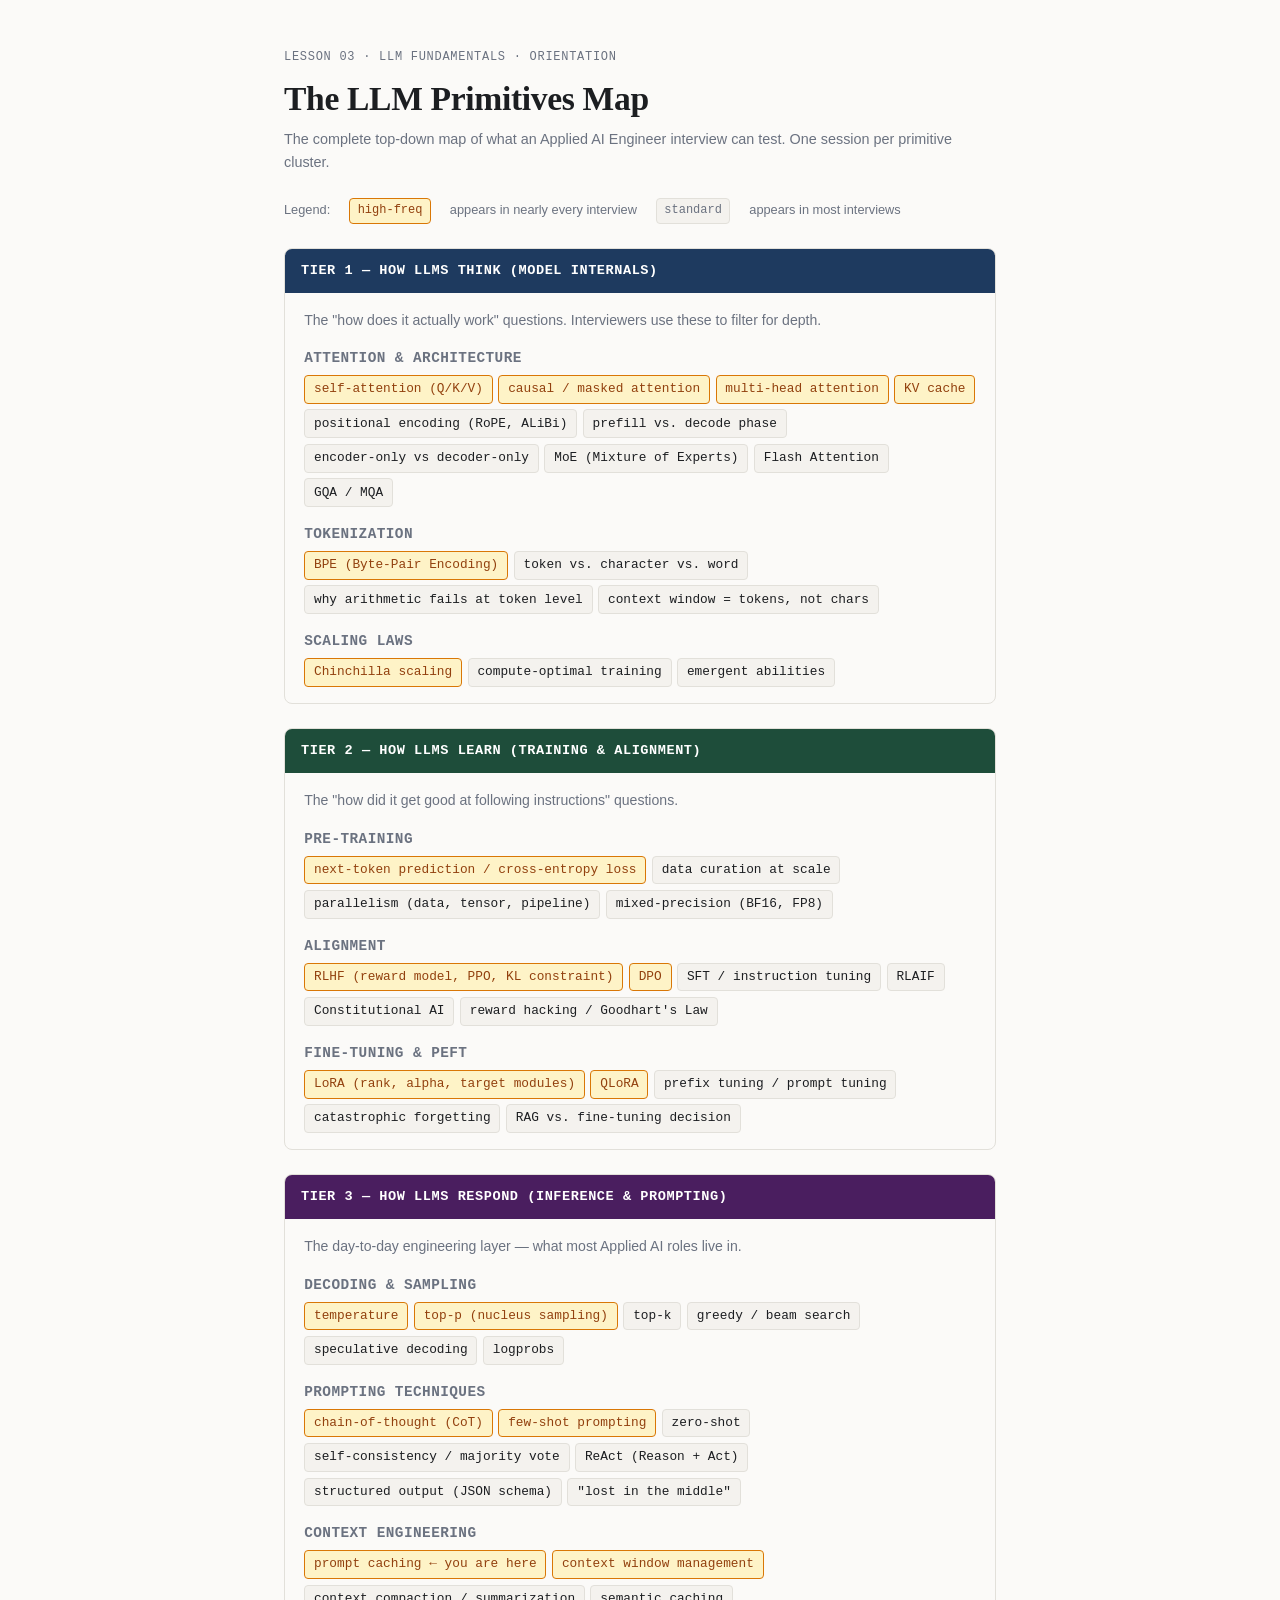
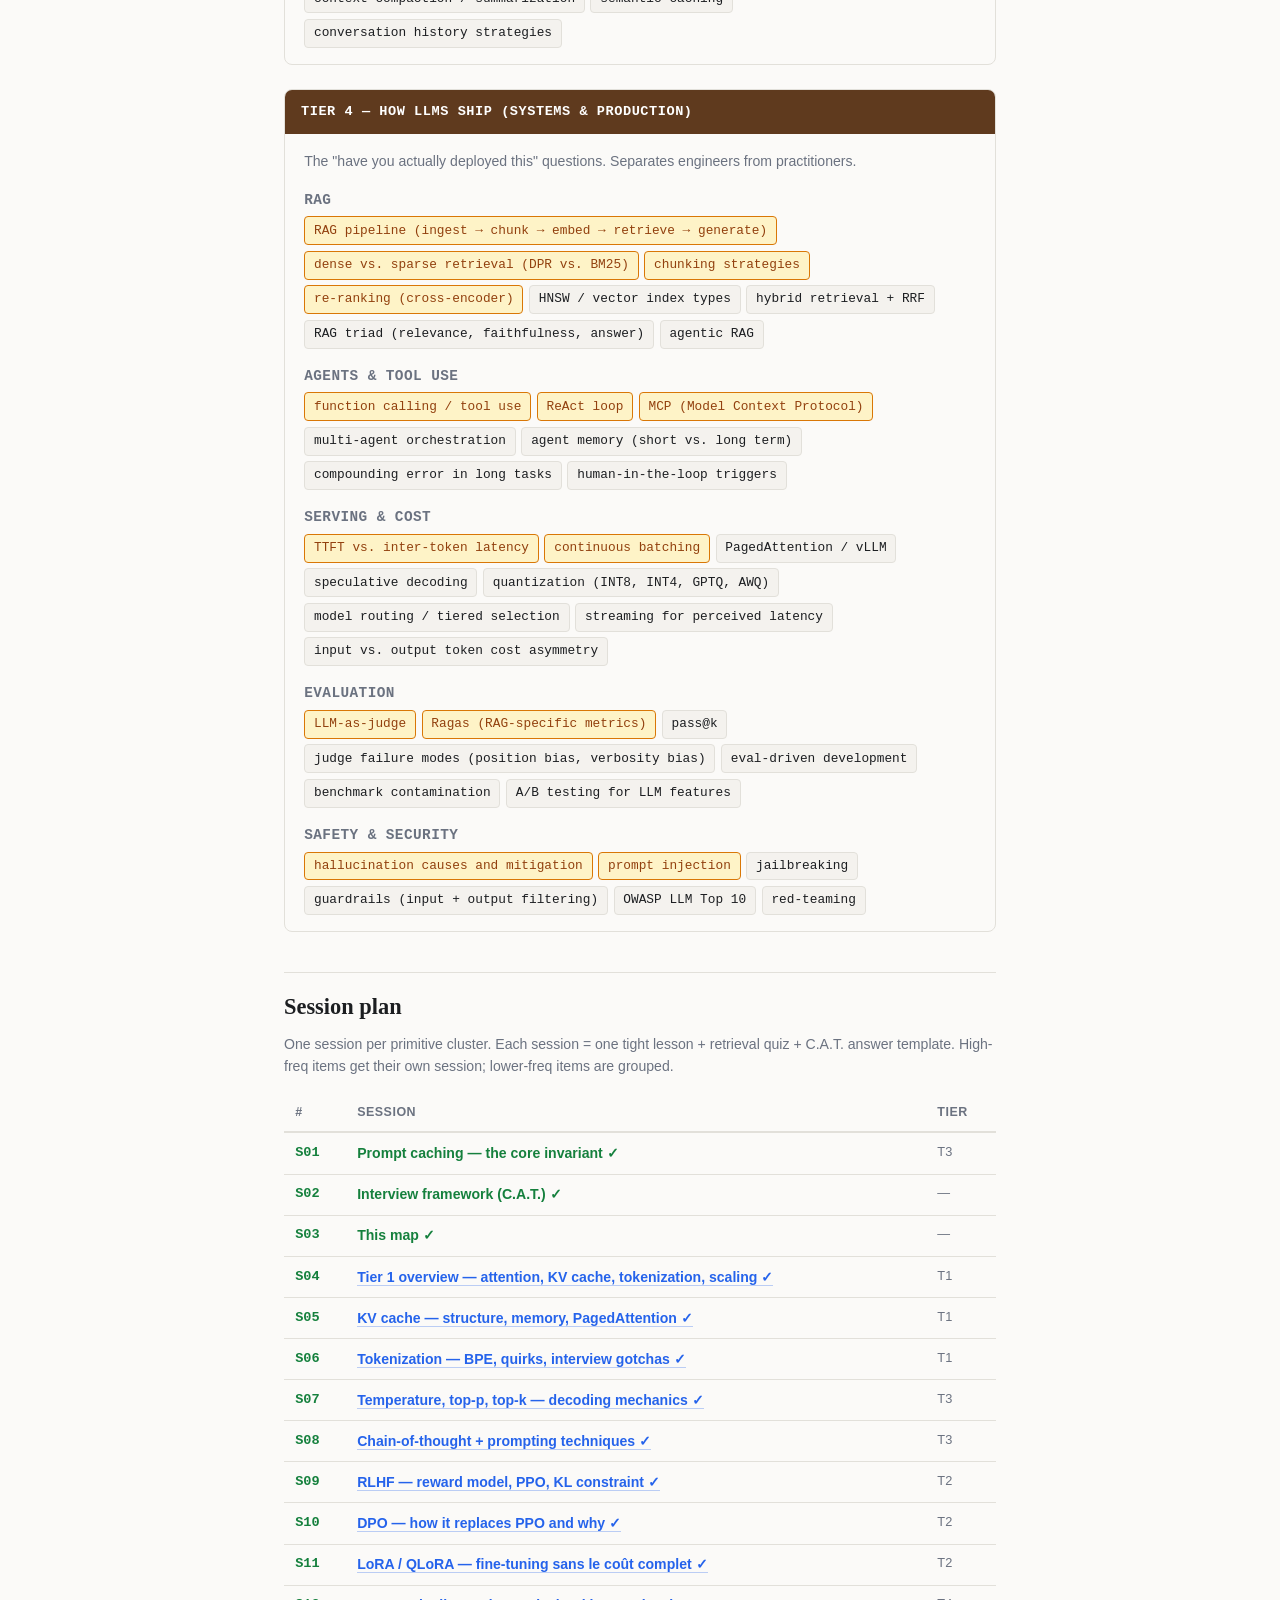
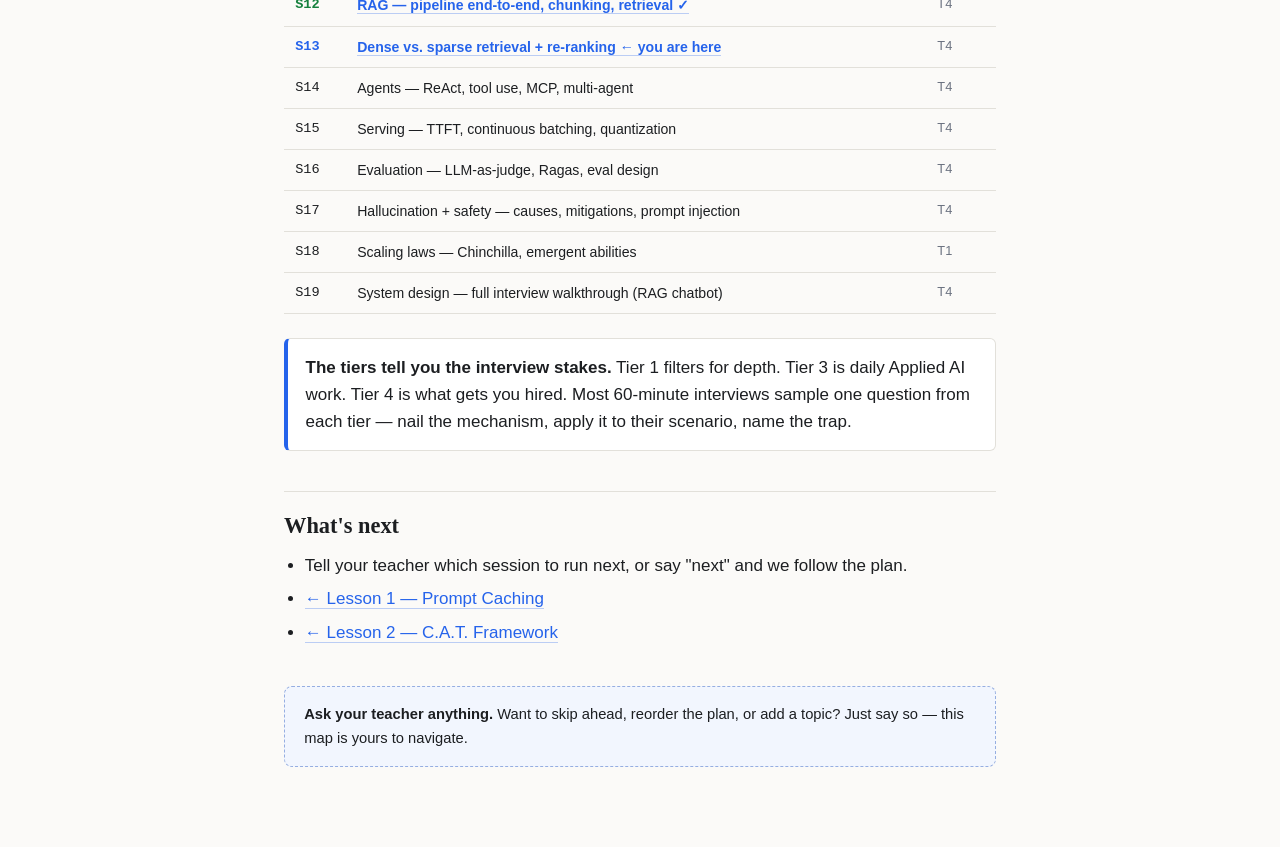
<file: lessons/0003-llm-primitives-map.html>
<!DOCTYPE html>
<html lang="en">
<head>
  <meta charset="UTF-8">
  <meta name="viewport" content="width=device-width, initial-scale=1.0">
  <title>Lesson 3 — The LLM Primitives Map</title>
  <link rel="stylesheet" href="../assets/style.css">
  <style>
    .tier {
      border: 1px solid var(--border);
      border-radius: 8px;
      margin-bottom: 1.5rem;
      overflow: hidden;
    }
    .tier-header {
      padding: 0.7rem 1rem;
      font-family: var(--mono);
      font-size: 0.85rem;
      font-weight: 700;
      letter-spacing: 0.04em;
      text-transform: uppercase;
    }
    .tier-header.t1 { background: #1e3a5f; color: #fff; }
    .tier-header.t2 { background: #1e4d3a; color: #fff; }
    .tier-header.t3 { background: #4a1e5f; color: #fff; }
    .tier-header.t4 { background: #5f3a1e; color: #fff; }
    .tier-body { padding: 1rem 1.2rem; }
    .primitive-group { margin-bottom: 1rem; }
    .primitive-group:last-child { margin-bottom: 0; }
    .primitive-group h4 {
      font-size: 0.9rem;
      font-family: var(--mono);
      color: var(--muted);
      margin-bottom: 0.3rem;
      text-transform: uppercase;
      letter-spacing: 0.03em;
    }
    .tags { display: flex; flex-wrap: wrap; gap: 0.35rem; }
    .tag {
      font-family: var(--mono);
      font-size: 0.8rem;
      padding: 0.2rem 0.55rem;
      border-radius: 4px;
      background: var(--code-bg);
      border: 1px solid var(--border);
      white-space: nowrap;
    }
    .tag.hot {
      background: #fef3c7;
      border-color: #d97706;
      color: #92400e;
    }
    .legend {
      display: flex;
      gap: 1.2rem;
      font-size: 0.8rem;
      color: var(--muted);
      margin-bottom: 1.5rem;
      align-items: center;
    }
    .legend .tag { font-size: 0.75rem; padding: 0.15rem 0.45rem; }
    .session-table td:first-child { font-family: var(--mono); font-size: 0.85rem; white-space: nowrap; }
    .session-table td:nth-child(2) { font-size: 0.88rem; }
    .session-table td:nth-child(3) { font-size: 0.8rem; color: var(--muted); }
    .done { color: var(--ok); font-weight: 700; }
    .current { color: var(--accent); font-weight: 700; }
  </style>
</head>
<body>
<main>

  <div class="lesson-meta">Lesson 03 · LLM Fundamentals · Orientation</div>
  <h1>The LLM Primitives Map</h1>
  <p style="color:var(--muted); font-size:0.9rem; margin-bottom:1.5rem;">The complete top-down map of what an Applied AI Engineer interview can test. One session per primitive cluster.</p>

  <div class="legend">
    <span>Legend:</span>
    <span class="tag hot">high-freq</span> appears in nearly every interview
    <span class="tag">standard</span> appears in most interviews
  </div>

  <!-- ── TIER 1: HOW LLMS THINK ──────────────────────────────────────── -->
  <div class="tier">
    <div class="tier-header t1">Tier 1 — How LLMs Think (Model Internals)</div>
    <div class="tier-body">
      <p style="font-size:0.88rem; color:var(--muted); margin-bottom:1rem;">The "how does it actually work" questions. Interviewers use these to filter for depth.</p>

      <div class="primitive-group">
        <h4>Attention & Architecture</h4>
        <div class="tags">
          <span class="tag hot">self-attention (Q/K/V)</span>
          <span class="tag hot">causal / masked attention</span>
          <span class="tag hot">multi-head attention</span>
          <span class="tag hot">KV cache</span>
          <span class="tag">positional encoding (RoPE, ALiBi)</span>
          <span class="tag">prefill vs. decode phase</span>
          <span class="tag">encoder-only vs decoder-only</span>
          <span class="tag">MoE (Mixture of Experts)</span>
          <span class="tag">Flash Attention</span>
          <span class="tag">GQA / MQA</span>
        </div>
      </div>

      <div class="primitive-group">
        <h4>Tokenization</h4>
        <div class="tags">
          <span class="tag hot">BPE (Byte-Pair Encoding)</span>
          <span class="tag">token vs. character vs. word</span>
          <span class="tag">why arithmetic fails at token level</span>
          <span class="tag">context window = tokens, not chars</span>
        </div>
      </div>

      <div class="primitive-group">
        <h4>Scaling Laws</h4>
        <div class="tags">
          <span class="tag hot">Chinchilla scaling</span>
          <span class="tag">compute-optimal training</span>
          <span class="tag">emergent abilities</span>
        </div>
      </div>
    </div>
  </div>

  <!-- ── TIER 2: HOW LLMS LEARN ──────────────────────────────────────── -->
  <div class="tier">
    <div class="tier-header t2">Tier 2 — How LLMs Learn (Training & Alignment)</div>
    <div class="tier-body">
      <p style="font-size:0.88rem; color:var(--muted); margin-bottom:1rem;">The "how did it get good at following instructions" questions.</p>

      <div class="primitive-group">
        <h4>Pre-training</h4>
        <div class="tags">
          <span class="tag hot">next-token prediction / cross-entropy loss</span>
          <span class="tag">data curation at scale</span>
          <span class="tag">parallelism (data, tensor, pipeline)</span>
          <span class="tag">mixed-precision (BF16, FP8)</span>
        </div>
      </div>

      <div class="primitive-group">
        <h4>Alignment</h4>
        <div class="tags">
          <span class="tag hot">RLHF (reward model, PPO, KL constraint)</span>
          <span class="tag hot">DPO</span>
          <span class="tag">SFT / instruction tuning</span>
          <span class="tag">RLAIF</span>
          <span class="tag">Constitutional AI</span>
          <span class="tag">reward hacking / Goodhart's Law</span>
        </div>
      </div>

      <div class="primitive-group">
        <h4>Fine-tuning & PEFT</h4>
        <div class="tags">
          <span class="tag hot">LoRA (rank, alpha, target modules)</span>
          <span class="tag hot">QLoRA</span>
          <span class="tag">prefix tuning / prompt tuning</span>
          <span class="tag">catastrophic forgetting</span>
          <span class="tag">RAG vs. fine-tuning decision</span>
        </div>
      </div>
    </div>
  </div>

  <!-- ── TIER 3: HOW LLMS RESPOND ────────────────────────────────────── -->
  <div class="tier">
    <div class="tier-header t3">Tier 3 — How LLMs Respond (Inference & Prompting)</div>
    <div class="tier-body">
      <p style="font-size:0.88rem; color:var(--muted); margin-bottom:1rem;">The day-to-day engineering layer — what most Applied AI roles live in.</p>

      <div class="primitive-group">
        <h4>Decoding & Sampling</h4>
        <div class="tags">
          <span class="tag hot">temperature</span>
          <span class="tag hot">top-p (nucleus sampling)</span>
          <span class="tag">top-k</span>
          <span class="tag">greedy / beam search</span>
          <span class="tag">speculative decoding</span>
          <span class="tag">logprobs</span>
        </div>
      </div>

      <div class="primitive-group">
        <h4>Prompting Techniques</h4>
        <div class="tags">
          <span class="tag hot">chain-of-thought (CoT)</span>
          <span class="tag hot">few-shot prompting</span>
          <span class="tag">zero-shot</span>
          <span class="tag">self-consistency / majority vote</span>
          <span class="tag">ReAct (Reason + Act)</span>
          <span class="tag">structured output (JSON schema)</span>
          <span class="tag">"lost in the middle"</span>
        </div>
      </div>

      <div class="primitive-group">
        <h4>Context Engineering</h4>
        <div class="tags">
          <span class="tag hot">prompt caching ← you are here</span>
          <span class="tag hot">context window management</span>
          <span class="tag">context compaction / summarization</span>
          <span class="tag">semantic caching</span>
          <span class="tag">conversation history strategies</span>
        </div>
      </div>
    </div>
  </div>

  <!-- ── TIER 4: HOW LLMS SHIP ───────────────────────────────────────── -->
  <div class="tier">
    <div class="tier-header t4">Tier 4 — How LLMs Ship (Systems & Production)</div>
    <div class="tier-body">
      <p style="font-size:0.88rem; color:var(--muted); margin-bottom:1rem;">The "have you actually deployed this" questions. Separates engineers from practitioners.</p>

      <div class="primitive-group">
        <h4>RAG</h4>
        <div class="tags">
          <span class="tag hot">RAG pipeline (ingest → chunk → embed → retrieve → generate)</span>
          <span class="tag hot">dense vs. sparse retrieval (DPR vs. BM25)</span>
          <span class="tag hot">chunking strategies</span>
          <span class="tag hot">re-ranking (cross-encoder)</span>
          <span class="tag">HNSW / vector index types</span>
          <span class="tag">hybrid retrieval + RRF</span>
          <span class="tag">RAG triad (relevance, faithfulness, answer)</span>
          <span class="tag">agentic RAG</span>
        </div>
      </div>

      <div class="primitive-group">
        <h4>Agents & Tool Use</h4>
        <div class="tags">
          <span class="tag hot">function calling / tool use</span>
          <span class="tag hot">ReAct loop</span>
          <span class="tag hot">MCP (Model Context Protocol)</span>
          <span class="tag">multi-agent orchestration</span>
          <span class="tag">agent memory (short vs. long term)</span>
          <span class="tag">compounding error in long tasks</span>
          <span class="tag">human-in-the-loop triggers</span>
        </div>
      </div>

      <div class="primitive-group">
        <h4>Serving & Cost</h4>
        <div class="tags">
          <span class="tag hot">TTFT vs. inter-token latency</span>
          <span class="tag hot">continuous batching</span>
          <span class="tag">PagedAttention / vLLM</span>
          <span class="tag">speculative decoding</span>
          <span class="tag">quantization (INT8, INT4, GPTQ, AWQ)</span>
          <span class="tag">model routing / tiered selection</span>
          <span class="tag">streaming for perceived latency</span>
          <span class="tag">input vs. output token cost asymmetry</span>
        </div>
      </div>

      <div class="primitive-group">
        <h4>Evaluation</h4>
        <div class="tags">
          <span class="tag hot">LLM-as-judge</span>
          <span class="tag hot">Ragas (RAG-specific metrics)</span>
          <span class="tag">pass@k</span>
          <span class="tag">judge failure modes (position bias, verbosity bias)</span>
          <span class="tag">eval-driven development</span>
          <span class="tag">benchmark contamination</span>
          <span class="tag">A/B testing for LLM features</span>
        </div>
      </div>

      <div class="primitive-group">
        <h4>Safety & Security</h4>
        <div class="tags">
          <span class="tag hot">hallucination causes and mitigation</span>
          <span class="tag hot">prompt injection</span>
          <span class="tag">jailbreaking</span>
          <span class="tag">guardrails (input + output filtering)</span>
          <span class="tag">OWASP LLM Top 10</span>
          <span class="tag">red-teaming</span>
        </div>
      </div>
    </div>
  </div>

  <!-- ── SESSION PLAN ────────────────────────────────────────────────── -->
  <h2>Session plan</h2>
  <p style="color:var(--muted); font-size:0.88rem; margin-bottom:1rem;">
    One session per primitive cluster. Each session = one tight lesson + retrieval quiz + C.A.T. answer template.
    High-freq items get their own session; lower-freq items are grouped.
  </p>

  <table class="session-table">
    <thead>
      <tr><th>#</th><th>Session</th><th>Tier</th></tr>
    </thead>
    <tbody>
      <tr><td class="done">S01</td><td class="done">Prompt caching — the core invariant ✓</td><td>T3</td></tr>
      <tr><td class="done">S02</td><td class="done">Interview framework (C.A.T.) ✓</td><td>—</td></tr>
      <tr><td class="done">S03</td><td class="done">This map ✓</td><td>—</td></tr>
      <tr><td class="done">S04</td><td class="done"><a href="0004-tier1-how-llms-think.html">Tier 1 overview — attention, KV cache, tokenization, scaling ✓</a></td><td>T1</td></tr>
      <tr><td class="done">S05</td><td class="done"><a href="0005-kv-cache-fr.html">KV cache — structure, memory, PagedAttention ✓</a></td><td>T1</td></tr>
      <tr><td class="done">S06</td><td class="done"><a href="0006-tokenization-bpe-quirks-fr.html">Tokenization — BPE, quirks, interview gotchas ✓</a></td><td>T1</td></tr>
      <tr><td class="done">S07</td><td class="done"><a href="0007-decoding-sampling-fr.html">Temperature, top-p, top-k — decoding mechanics ✓</a></td><td>T3</td></tr>
      <tr><td class="done">S08</td><td class="done"><a href="0008-cot-prompting-fr.html">Chain-of-thought + prompting techniques ✓</a></td><td>T3</td></tr>
      <tr><td class="done">S09</td><td class="done"><a href="0009-rlhf-fr.html">RLHF — reward model, PPO, KL constraint ✓</a></td><td>T2</td></tr>
      <tr><td class="done">S10</td><td class="done"><a href="0010-dpo.html">DPO — how it replaces PPO and why ✓</a></td><td>T2</td></tr>
      <tr><td class="done">S11</td><td class="done"><a href="0011-lora-qlora-fr.html">LoRA / QLoRA — fine-tuning sans le coût complet ✓</a></td><td>T2</td></tr>
      <tr><td class="done">S12</td><td class="done"><a href="0012-rag-fr.html">RAG — pipeline end-to-end, chunking, retrieval ✓</a></td><td>T4</td></tr>
      <tr><td class="current">S13</td><td class="current"><a href="">Dense vs. sparse retrieval + re-ranking ← you are here</a></td><td>T4</td></tr>
      <tr><td>S14</td><td>Agents — ReAct, tool use, MCP, multi-agent</td><td>T4</td></tr>
      <tr><td>S15</td><td>Serving — TTFT, continuous batching, quantization</td><td>T4</td></tr>
      <tr><td>S16</td><td>Evaluation — LLM-as-judge, Ragas, eval design</td><td>T4</td></tr>
      <tr><td>S17</td><td>Hallucination + safety — causes, mitigations, prompt injection</td><td>T4</td></tr>
      <tr><td>S18</td><td>Scaling laws — Chinchilla, emergent abilities</td><td>T1</td></tr>
      <tr><td>S19</td><td>System design — full interview walkthrough (RAG chatbot)</td><td>T4</td></tr>
    </tbody>
  </table>

  <div class="callout" style="margin-top:1.5rem;">
    <p>
      <strong>The tiers tell you the interview stakes.</strong>
      Tier 1 filters for depth. Tier 3 is daily Applied AI work. Tier 4 is what gets you hired.
      Most 60-minute interviews sample one question from each tier — nail the mechanism, apply it to their scenario, name the trap.
    </p>
  </div>

  <!-- ── WHAT'S NEXT ─────────────────────────────────────────────────── -->
  <h2>What's next</h2>
  <ul>
    <li>Tell your teacher which session to run next, or say "next" and we follow the plan.</li>
    <li><a href="0001-prompt-caching-the-core-invariant.html">← Lesson 1 — Prompt Caching</a></li>
    <li><a href="0002-interview-framework.html">← Lesson 2 — C.A.T. Framework</a></li>
  </ul>

  <div class="ask-teacher">
    <strong>Ask your teacher anything.</strong> Want to skip ahead, reorder the plan, or add a topic?
    Just say so — this map is yours to navigate.
  </div>

</main>
</body>
</html>
</file>
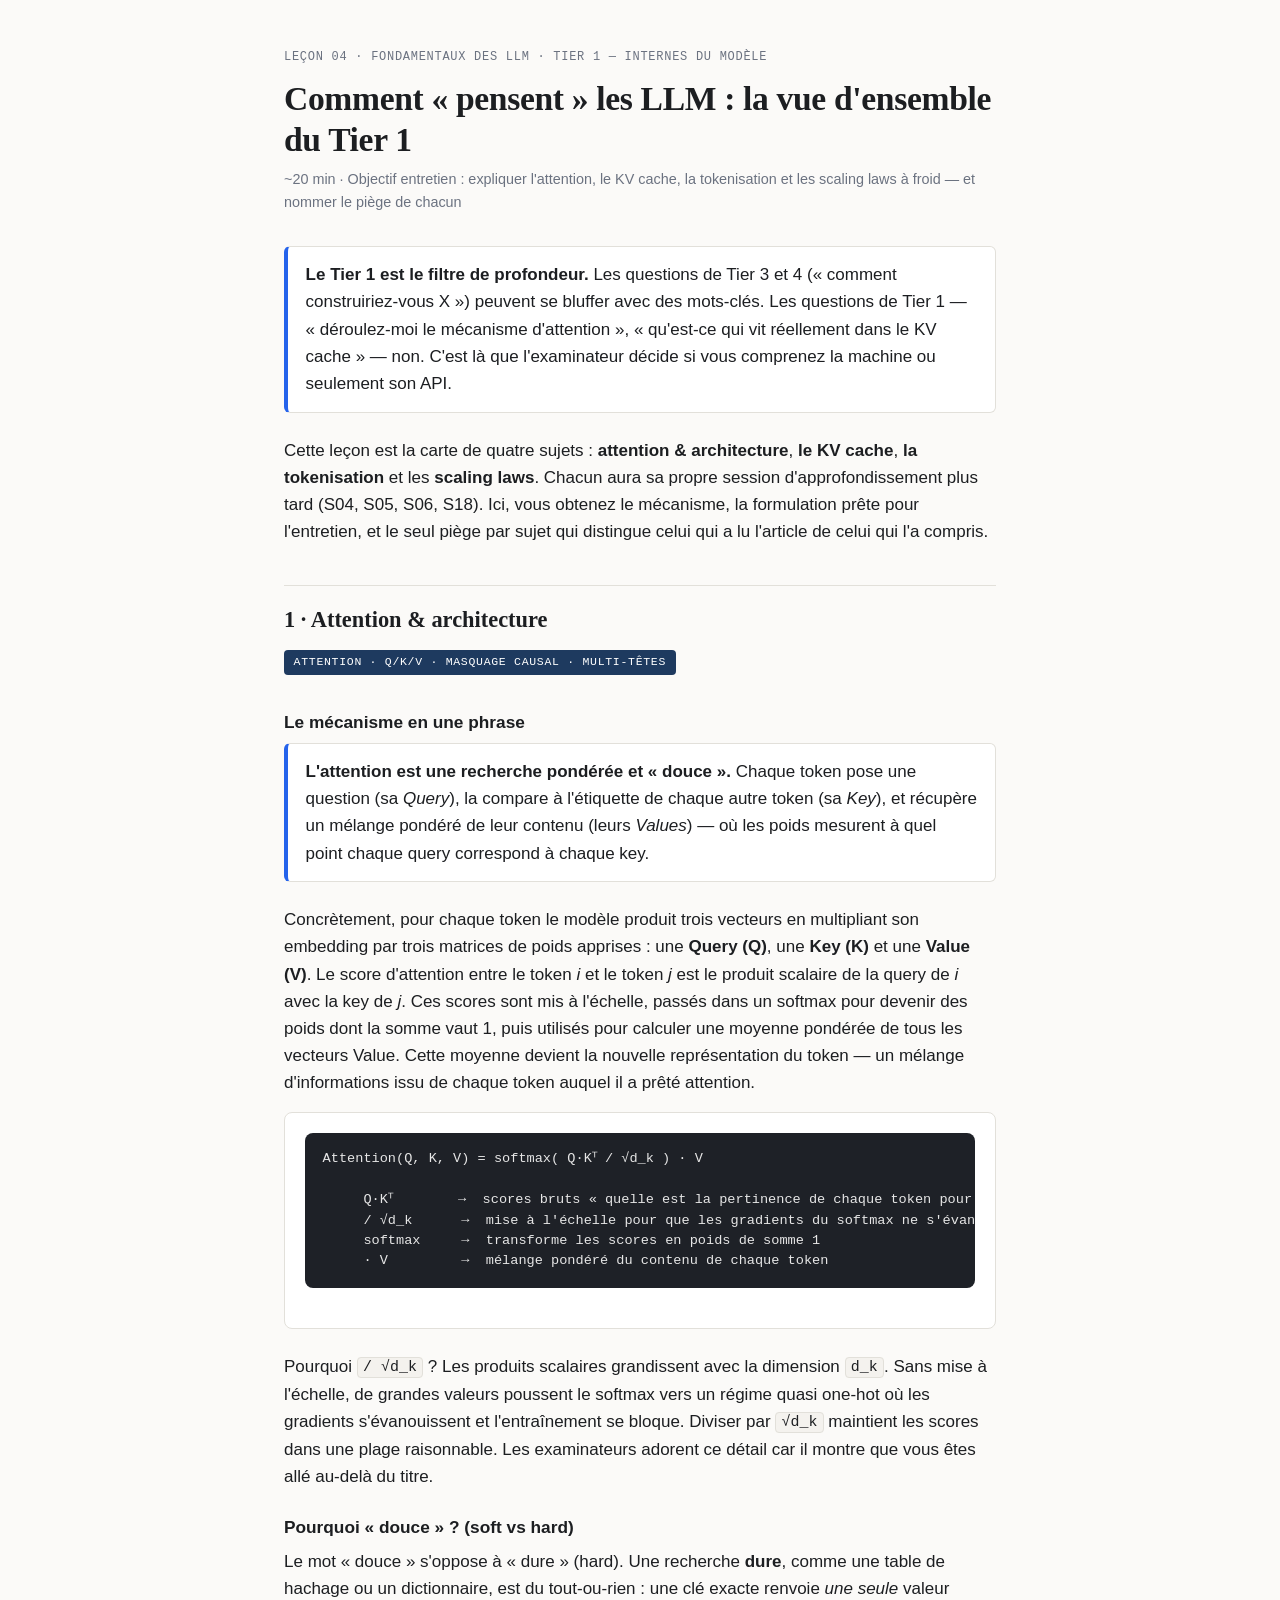
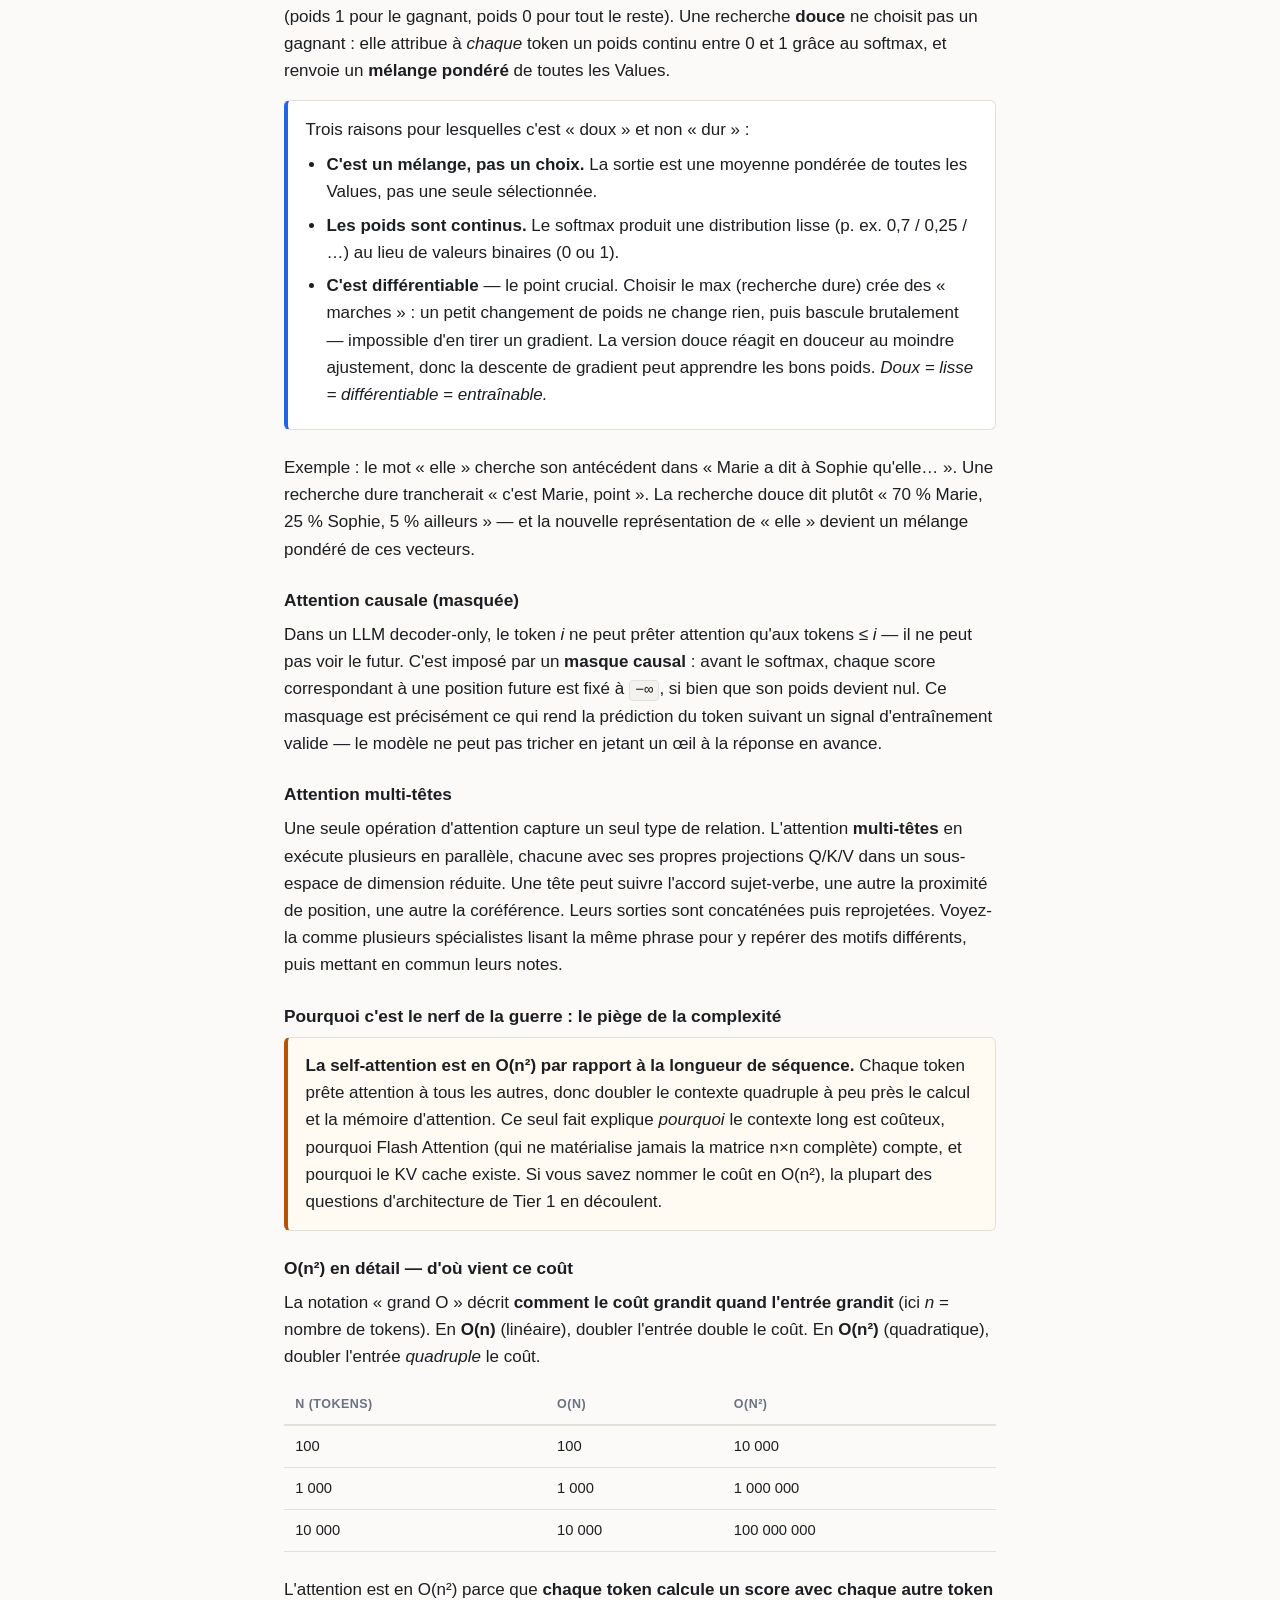
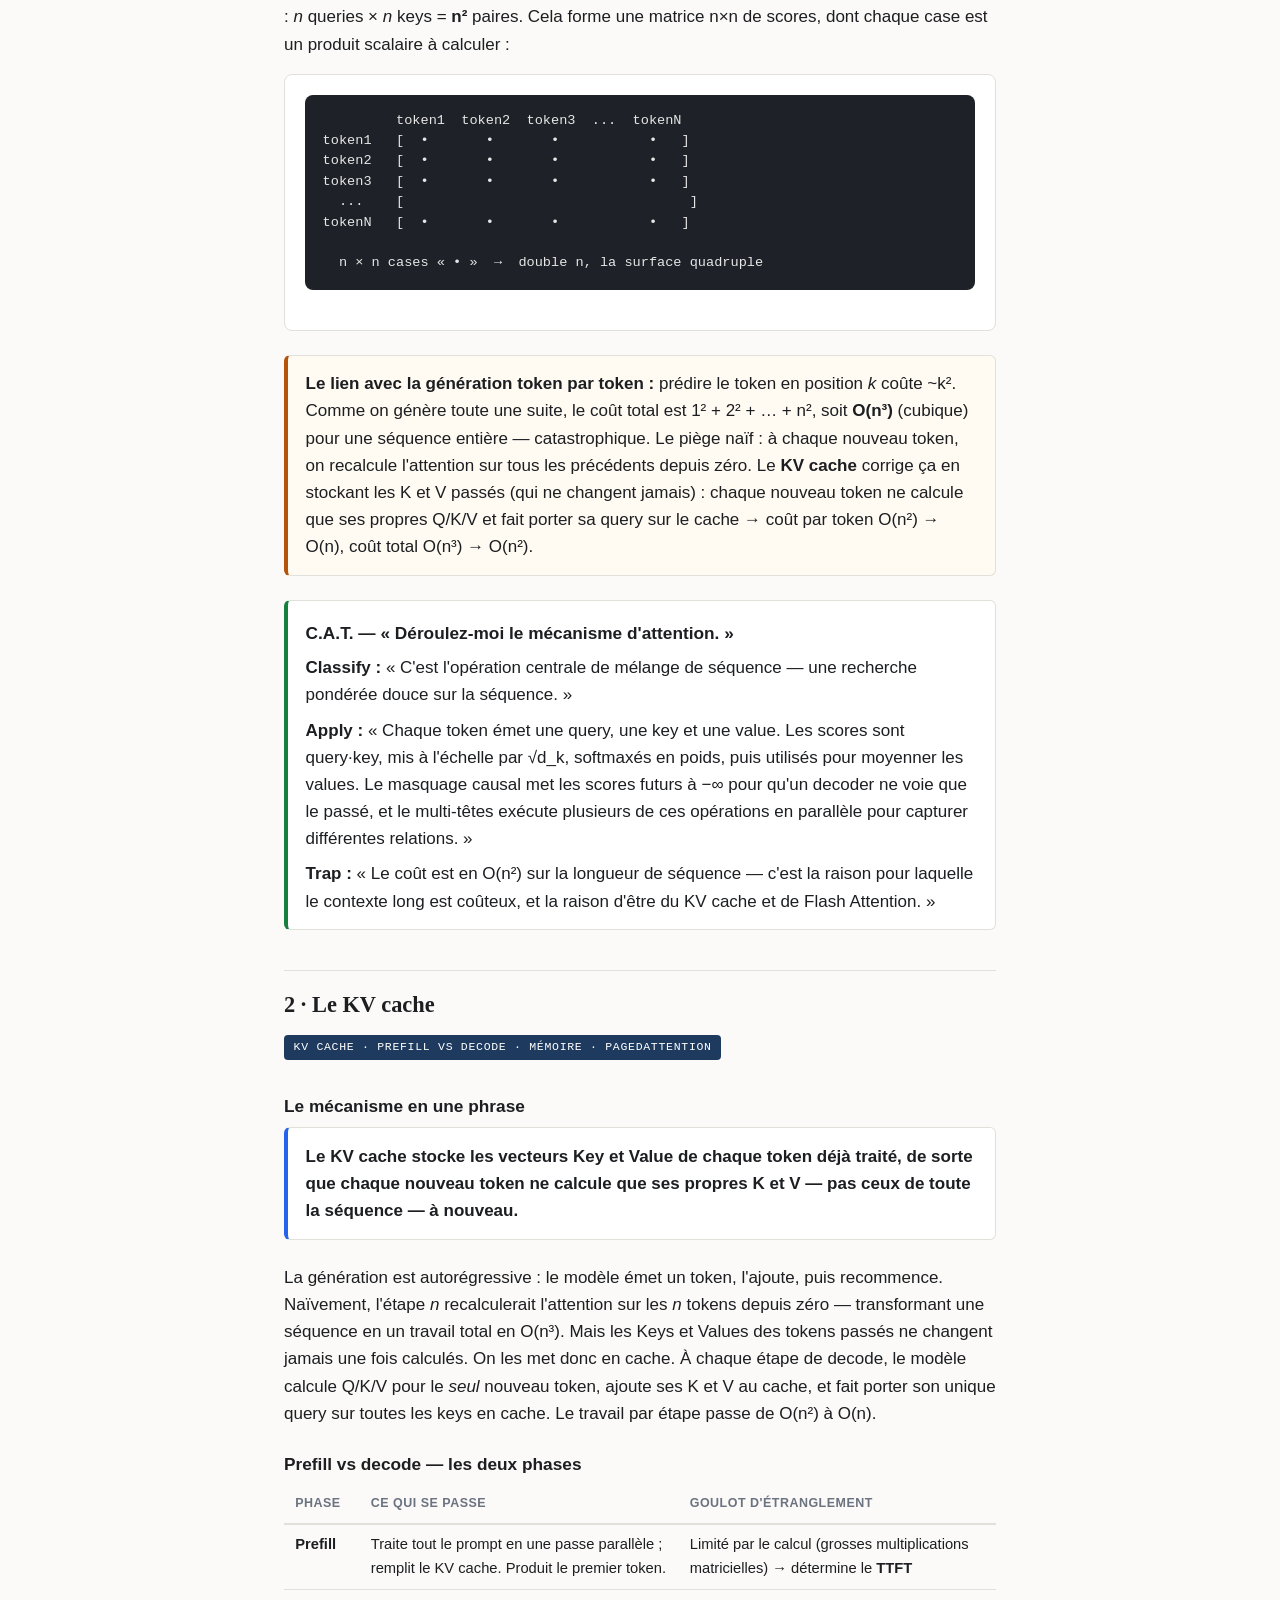
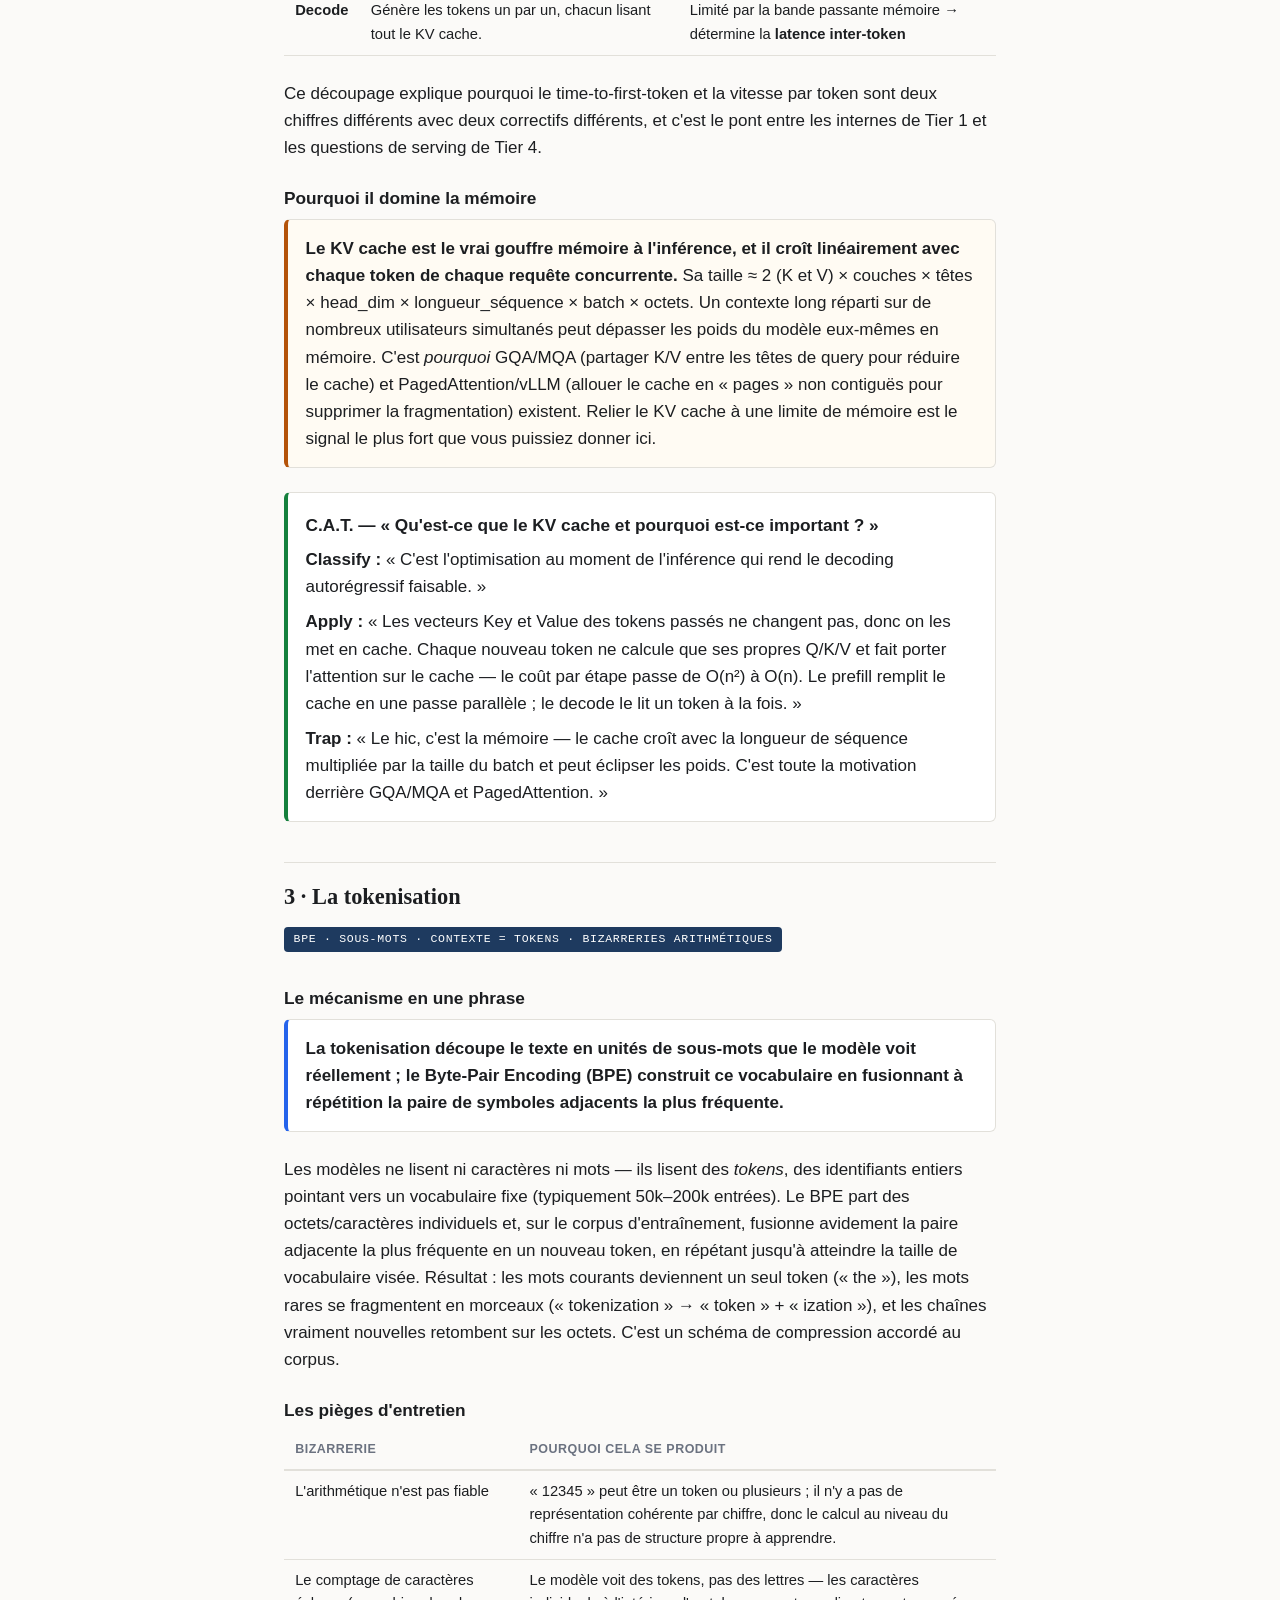
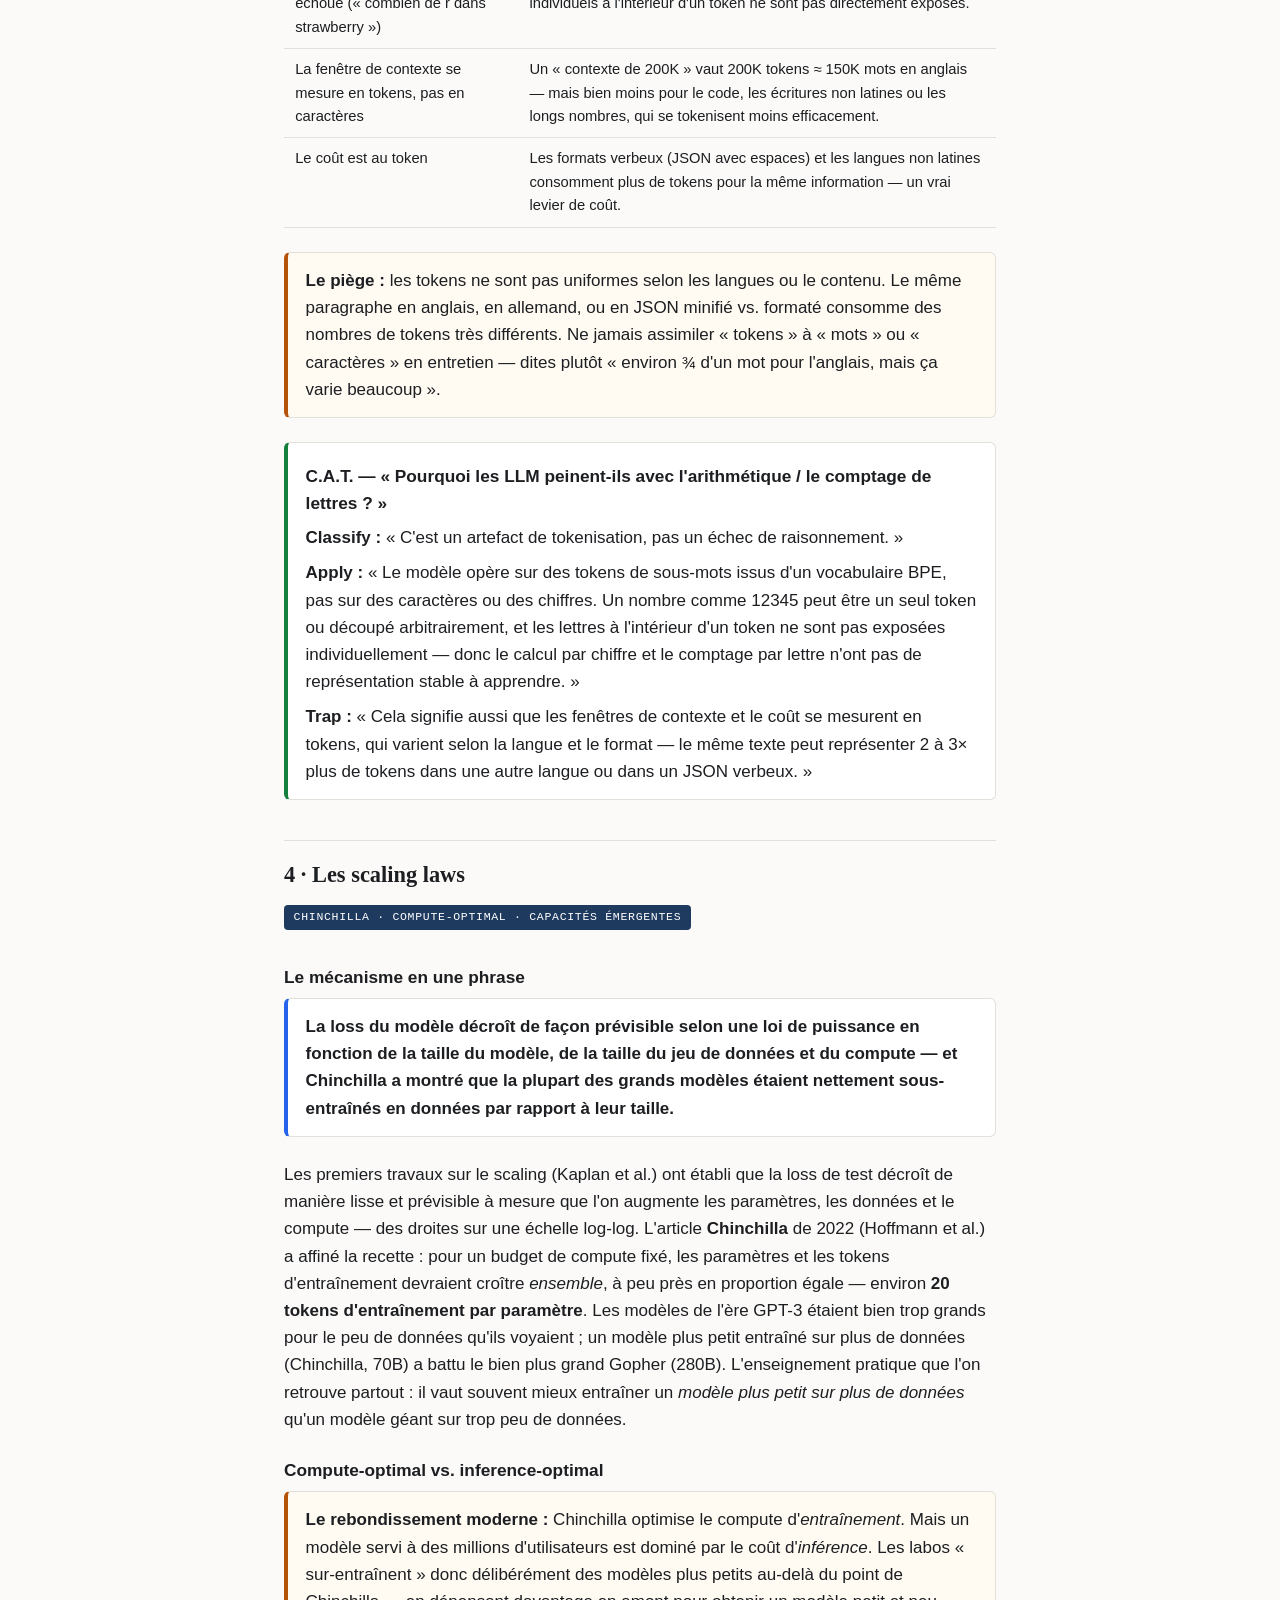
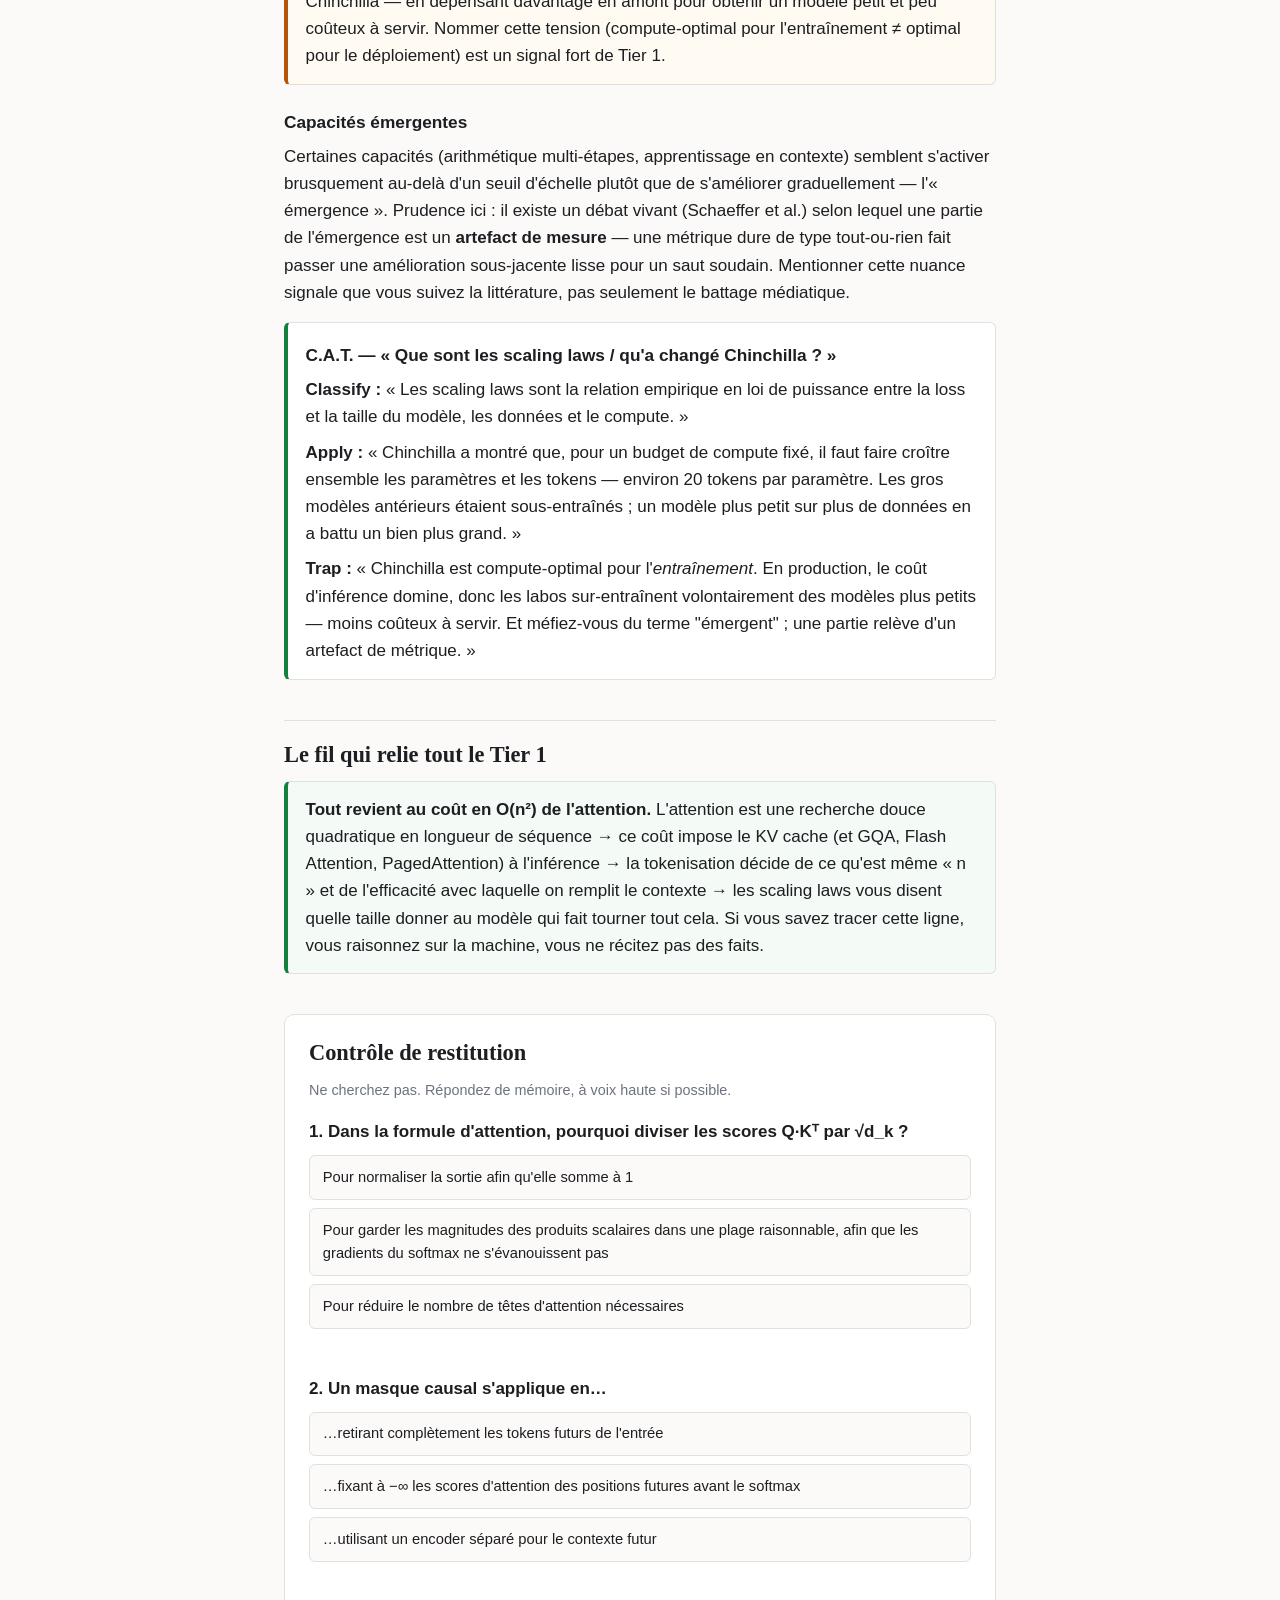
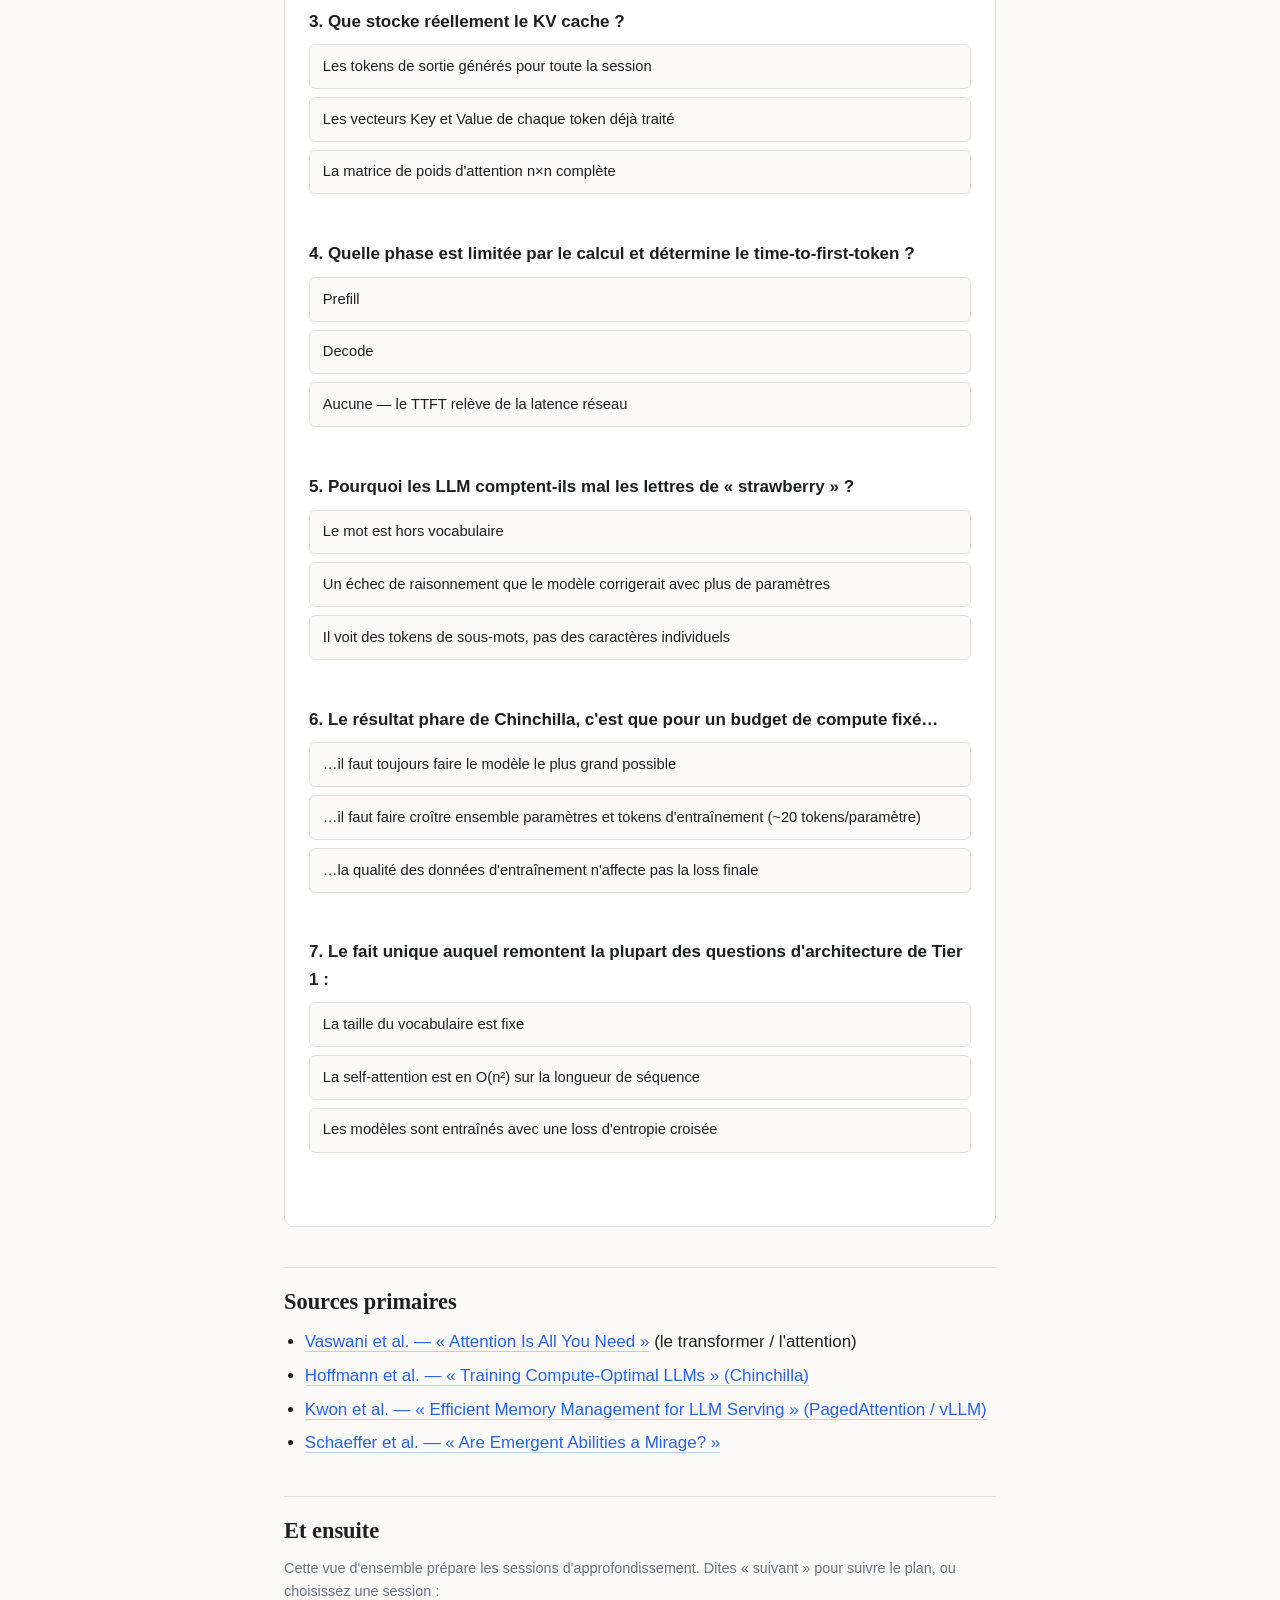
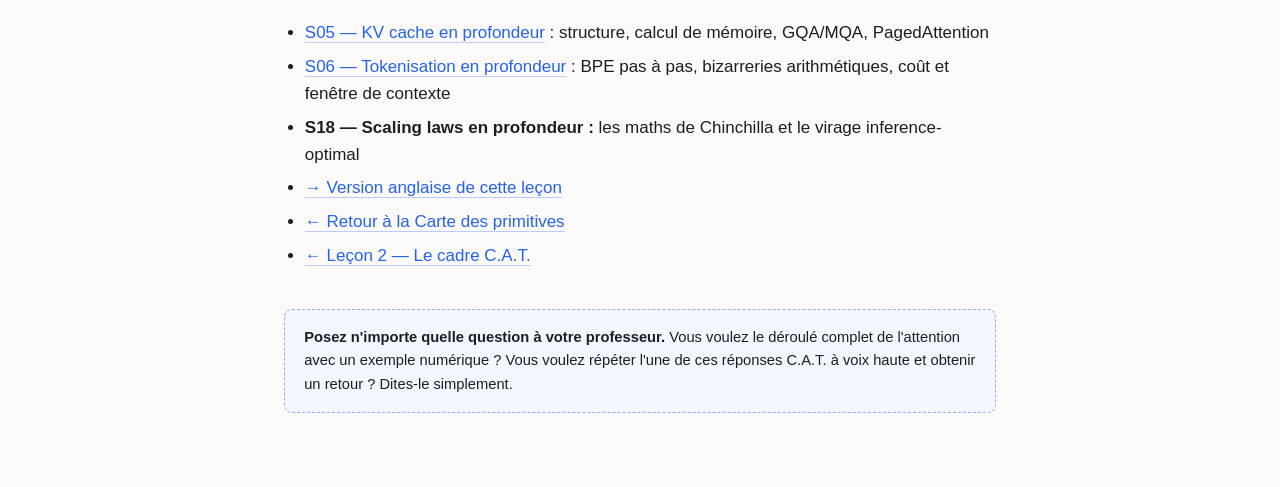
<file: lessons/0004-tier1-how-llms-think-fr.html>
<!DOCTYPE html>
<html lang="fr">
<head>
  <meta charset="UTF-8">
  <meta name="viewport" content="width=device-width, initial-scale=1.0">
  <title>Leçon 4 — Tier 1 : Comment « pensent » les LLM</title>
  <link rel="stylesheet" href="../assets/style.css">
  <style>
    .diagram {
      background: #fff;
      border: 1px solid var(--border);
      border-radius: 8px;
      padding: 1.25rem;
      margin: 0 0 1.5rem;
      overflow-x: auto;
    }
    .group-label {
      font-family: var(--mono);
      font-size: 0.72rem;
      letter-spacing: 0.06em;
      text-transform: uppercase;
      color: #fff;
      background: #1e3a5f;
      display: inline-block;
      padding: 0.2rem 0.6rem;
      border-radius: 4px;
      margin-bottom: 0.6rem;
    }
    .cat { border-left: 4px solid var(--ok); }
    .cat h3 { margin-top: 0.3rem; }
  </style>
</head>
<body>
<main>

  <div class="lesson-meta">Leçon 04 · Fondamentaux des LLM · Tier 1 — Internes du modèle</div>
  <h1>Comment « pensent » les LLM : la vue d'ensemble du Tier 1</h1>
  <p style="color:var(--muted); font-size:0.9rem; margin-bottom:2rem;">~20 min · Objectif entretien : expliquer l'attention, le KV cache, la tokenisation et les scaling laws à froid — et nommer le piège de chacun</p>

  <!-- ── POURQUOI CE TIER ───────────────────────────────────────────── -->
  <div class="callout">
    <p>
      <strong>Le Tier 1 est le filtre de profondeur.</strong> Les questions de Tier 3 et 4
      (« comment construiriez-vous X ») peuvent se bluffer avec des mots-clés. Les questions de Tier 1 —
      « déroulez-moi le mécanisme d'attention », « qu'est-ce qui vit réellement dans le KV cache » — non.
      C'est là que l'examinateur décide si vous comprenez la machine ou seulement son API.
    </p>
  </div>

  <p>
    Cette leçon est la carte de quatre sujets : <strong>attention &amp; architecture</strong>,
    <strong>le KV cache</strong>, <strong>la tokenisation</strong> et les <strong>scaling laws</strong>.
    Chacun aura sa propre session d'approfondissement plus tard (S04, S05, S06, S18). Ici, vous obtenez
    le mécanisme, la formulation prête pour l'entretien, et le seul piège par sujet qui distingue celui
    qui a lu l'article de celui qui l'a compris.
  </p>

  <!-- ══════════════════════════════════════════════════════════════════ -->
  <!-- 1. ATTENTION -->
  <!-- ══════════════════════════════════════════════════════════════════ -->
  <h2>1 · Attention &amp; architecture</h2>
  <span class="group-label">Attention · Q/K/V · Masquage causal · Multi-têtes</span>

  <h3>Le mécanisme en une phrase</h3>
  <div class="callout">
    <p>
      <strong>L'attention est une recherche pondérée et « douce ».</strong> Chaque token pose une
      question (sa <em>Query</em>), la compare à l'étiquette de chaque autre token (sa <em>Key</em>),
      et récupère un mélange pondéré de leur contenu (leurs <em>Values</em>) — où les poids mesurent à
      quel point chaque query correspond à chaque key.
    </p>
  </div>

  <p>
    Concrètement, pour chaque token le modèle produit trois vecteurs en multipliant son embedding par
    trois matrices de poids apprises : une <strong>Query (Q)</strong>, une <strong>Key (K)</strong> et
    une <strong>Value (V)</strong>. Le score d'attention entre le token <em>i</em> et le token <em>j</em>
    est le produit scalaire de la query de <em>i</em> avec la key de <em>j</em>. Ces scores sont mis à
    l'échelle, passés dans un softmax pour devenir des poids dont la somme vaut 1, puis utilisés pour
    calculer une moyenne pondérée de tous les vecteurs Value. Cette moyenne devient la nouvelle
    représentation du token — un mélange d'informations issu de chaque token auquel il a prêté attention.
  </p>

  <div class="diagram">
    <pre><code>Attention(Q, K, V) = softmax( Q·Kᵀ / √d_k ) · V

     Q·Kᵀ        →  scores bruts « quelle est la pertinence de chaque token pour moi ? »
     / √d_k      →  mise à l'échelle pour que les gradients du softmax ne s'évanouissent pas
     softmax     →  transforme les scores en poids de somme 1
     · V         →  mélange pondéré du contenu de chaque token</code></pre>
  </div>

  <p>
    Pourquoi <code>/ √d_k</code> ? Les produits scalaires grandissent avec la dimension <code>d_k</code>.
    Sans mise à l'échelle, de grandes valeurs poussent le softmax vers un régime quasi one-hot où les
    gradients s'évanouissent et l'entraînement se bloque. Diviser par <code>√d_k</code> maintient les
    scores dans une plage raisonnable. Les examinateurs adorent ce détail car il montre que vous êtes
    allé au-delà du titre.
  </p>

  <h3>Pourquoi « douce » ? (soft vs hard)</h3>
  <p>
    Le mot « douce » s'oppose à « dure » (hard). Une recherche <strong>dure</strong>, comme une table de
    hachage ou un dictionnaire, est du tout-ou-rien : une clé exacte renvoie <em>une seule</em> valeur
    (poids 1 pour le gagnant, poids 0 pour tout le reste). Une recherche <strong>douce</strong> ne choisit
    pas un gagnant : elle attribue à <em>chaque</em> token un poids continu entre 0 et 1 grâce au softmax,
    et renvoie un <strong>mélange pondéré</strong> de toutes les Values.
  </p>
  <div class="callout">
    <p>Trois raisons pour lesquelles c'est « doux » et non « dur » :</p>
    <ul style="margin-bottom:0;">
      <li><strong>C'est un mélange, pas un choix.</strong> La sortie est une moyenne pondérée de toutes les Values, pas une seule sélectionnée.</li>
      <li><strong>Les poids sont continus.</strong> Le softmax produit une distribution lisse (p. ex. 0,7 / 0,25 / …) au lieu de valeurs binaires (0 ou 1).</li>
      <li><strong>C'est différentiable</strong> — le point crucial. Choisir le max (recherche dure) crée des « marches » : un petit changement de poids ne change rien, puis bascule brutalement — impossible d'en tirer un gradient. La version douce réagit en douceur au moindre ajustement, donc la descente de gradient peut apprendre les bons poids. <em>Doux = lisse = différentiable = entraînable.</em></li>
    </ul>
  </div>
  <p>
    Exemple : le mot « elle » cherche son antécédent dans « Marie a dit à Sophie qu'elle… ». Une recherche
    dure trancherait « c'est Marie, point ». La recherche douce dit plutôt « 70 % Marie, 25 % Sophie, 5 %
    ailleurs » — et la nouvelle représentation de « elle » devient un mélange pondéré de ces vecteurs.
  </p>

  <h3>Attention causale (masquée)</h3>
  <p>
    Dans un LLM decoder-only, le token <em>i</em> ne peut prêter attention qu'aux tokens <em>≤ i</em> —
    il ne peut pas voir le futur. C'est imposé par un <strong>masque causal</strong> : avant le softmax,
    chaque score correspondant à une position future est fixé à <code>−∞</code>, si bien que son poids
    devient nul. Ce masquage est précisément ce qui rend la prédiction du token suivant un signal
    d'entraînement valide — le modèle ne peut pas tricher en jetant un œil à la réponse en avance.
  </p>

  <h3>Attention multi-têtes</h3>
  <p>
    Une seule opération d'attention capture un seul type de relation. L'attention <strong>multi-têtes</strong>
    en exécute plusieurs en parallèle, chacune avec ses propres projections Q/K/V dans un sous-espace de
    dimension réduite. Une tête peut suivre l'accord sujet-verbe, une autre la proximité de position, une
    autre la coréférence. Leurs sorties sont concaténées puis reprojetées. Voyez-la comme plusieurs
    spécialistes lisant la même phrase pour y repérer des motifs différents, puis mettant en commun
    leurs notes.
  </p>

  <h3>Pourquoi c'est le nerf de la guerre : le piège de la complexité</h3>
  <div class="callout warn">
    <p>
      <strong>La self-attention est en O(n²) par rapport à la longueur de séquence.</strong> Chaque token
      prête attention à tous les autres, donc doubler le contexte quadruple à peu près le calcul et la
      mémoire d'attention. Ce seul fait explique <em>pourquoi</em> le contexte long est coûteux, pourquoi
      Flash Attention (qui ne matérialise jamais la matrice n×n complète) compte, et pourquoi le KV cache
      existe. Si vous savez nommer le coût en O(n²), la plupart des questions d'architecture de Tier 1 en
      découlent.
    </p>
  </div>

  <h3>O(n²) en détail — d'où vient ce coût</h3>
  <p>
    La notation « grand O » décrit <strong>comment le coût grandit quand l'entrée grandit</strong> (ici
    <em>n</em> = nombre de tokens). En <strong>O(n)</strong> (linéaire), doubler l'entrée double le coût.
    En <strong>O(n²)</strong> (quadratique), doubler l'entrée <em>quadruple</em> le coût.
  </p>
  <table>
    <thead>
      <tr><th>n (tokens)</th><th>O(n)</th><th>O(n²)</th></tr>
    </thead>
    <tbody>
      <tr><td>100</td><td>100</td><td>10 000</td></tr>
      <tr><td>1 000</td><td>1 000</td><td>1 000 000</td></tr>
      <tr><td>10 000</td><td>10 000</td><td>100 000 000</td></tr>
    </tbody>
  </table>
  <p>
    L'attention est en O(n²) parce que <strong>chaque token calcule un score avec chaque autre token</strong> :
    <em>n</em> queries × <em>n</em> keys = <strong>n²</strong> paires. Cela forme une matrice n×n de scores,
    dont chaque case est un produit scalaire à calculer :
  </p>
  <div class="diagram">
    <pre><code>         token1  token2  token3  ...  tokenN
token1   [  •       •       •           •   ]
token2   [  •       •       •           •   ]
token3   [  •       •       •           •   ]
  ...    [                                   ]
tokenN   [  •       •       •           •   ]

  n × n cases « • »  →  double n, la surface quadruple</code></pre>
  </div>
  <div class="callout warn">
    <p>
      <strong>Le lien avec la génération token par token :</strong> prédire le token en position <em>k</em>
      coûte ~k². Comme on génère toute une suite, le coût total est 1² + 2² + … + n², soit
      <strong>O(n³)</strong> (cubique) pour une séquence entière — catastrophique. Le piège naïf : à chaque
      nouveau token, on recalcule l'attention sur tous les précédents depuis zéro. Le <strong>KV cache</strong>
      corrige ça en stockant les K et V passés (qui ne changent jamais) : chaque nouveau token ne calcule que
      ses propres Q/K/V et fait porter sa query sur le cache → coût par token O(n²) → O(n), coût total
      O(n³) → O(n²).
    </p>
  </div>

  <div class="callout cat">
    <h3>C.A.T. — « Déroulez-moi le mécanisme d'attention. »</h3>
    <p><strong>Classify :</strong> « C'est l'opération centrale de mélange de séquence — une recherche pondérée douce sur la séquence. »</p>
    <p><strong>Apply :</strong> « Chaque token émet une query, une key et une value. Les scores sont query·key, mis à l'échelle par √d_k, softmaxés en poids, puis utilisés pour moyenner les values. Le masquage causal met les scores futurs à −∞ pour qu'un decoder ne voie que le passé, et le multi-têtes exécute plusieurs de ces opérations en parallèle pour capturer différentes relations. »</p>
    <p><strong>Trap :</strong> « Le coût est en O(n²) sur la longueur de séquence — c'est la raison pour laquelle le contexte long est coûteux, et la raison d'être du KV cache et de Flash Attention. »</p>
  </div>

  <!-- ══════════════════════════════════════════════════════════════════ -->
  <!-- 2. KV CACHE -->
  <!-- ══════════════════════════════════════════════════════════════════ -->
  <h2>2 · Le KV cache</h2>
  <span class="group-label">KV cache · Prefill vs decode · Mémoire · PagedAttention</span>

  <h3>Le mécanisme en une phrase</h3>
  <div class="callout">
    <p>
      <strong>Le KV cache stocke les vecteurs Key et Value de chaque token déjà traité, de sorte que
      chaque nouveau token ne calcule que ses propres K et V — pas ceux de toute la séquence — à nouveau.</strong>
    </p>
  </div>

  <p>
    La génération est autorégressive : le modèle émet un token, l'ajoute, puis recommence. Naïvement,
    l'étape <em>n</em> recalculerait l'attention sur les <em>n</em> tokens depuis zéro — transformant une
    séquence en un travail total en O(n³). Mais les Keys et Values des tokens passés ne changent jamais
    une fois calculés. On les met donc en cache. À chaque étape de decode, le modèle calcule Q/K/V pour
    le <em>seul</em> nouveau token, ajoute ses K et V au cache, et fait porter son unique query sur toutes
    les keys en cache. Le travail par étape passe de O(n²) à O(n).
  </p>

  <h3>Prefill vs decode — les deux phases</h3>
  <table>
    <thead>
      <tr><th>Phase</th><th>Ce qui se passe</th><th>Goulot d'étranglement</th></tr>
    </thead>
    <tbody>
      <tr>
        <td><strong>Prefill</strong></td>
        <td>Traite tout le prompt en une passe parallèle ; remplit le KV cache. Produit le premier token.</td>
        <td>Limité par le calcul (grosses multiplications matricielles) → détermine le <strong>TTFT</strong></td>
      </tr>
      <tr>
        <td><strong>Decode</strong></td>
        <td>Génère les tokens un par un, chacun lisant tout le KV cache.</td>
        <td>Limité par la bande passante mémoire → détermine la <strong>latence inter-token</strong></td>
      </tr>
    </tbody>
  </table>

  <p>
    Ce découpage explique pourquoi le time-to-first-token et la vitesse par token sont deux chiffres
    différents avec deux correctifs différents, et c'est le pont entre les internes de Tier 1 et les
    questions de serving de Tier 4.
  </p>

  <h3>Pourquoi il domine la mémoire</h3>
  <div class="callout warn">
    <p>
      <strong>Le KV cache est le vrai gouffre mémoire à l'inférence, et il croît linéairement avec chaque
      token de chaque requête concurrente.</strong> Sa taille ≈ 2 (K et V) × couches × têtes × head_dim ×
      longueur_séquence × batch × octets. Un contexte long réparti sur de nombreux utilisateurs simultanés
      peut dépasser les poids du modèle eux-mêmes en mémoire. C'est <em>pourquoi</em> GQA/MQA (partager K/V
      entre les têtes de query pour réduire le cache) et PagedAttention/vLLM (allouer le cache en « pages »
      non contiguës pour supprimer la fragmentation) existent. Relier le KV cache à une limite de mémoire
      est le signal le plus fort que vous puissiez donner ici.
    </p>
  </div>

  <div class="callout cat">
    <h3>C.A.T. — « Qu'est-ce que le KV cache et pourquoi est-ce important ? »</h3>
    <p><strong>Classify :</strong> « C'est l'optimisation au moment de l'inférence qui rend le decoding autorégressif faisable. »</p>
    <p><strong>Apply :</strong> « Les vecteurs Key et Value des tokens passés ne changent pas, donc on les met en cache. Chaque nouveau token ne calcule que ses propres Q/K/V et fait porter l'attention sur le cache — le coût par étape passe de O(n²) à O(n). Le prefill remplit le cache en une passe parallèle ; le decode le lit un token à la fois. »</p>
    <p><strong>Trap :</strong> « Le hic, c'est la mémoire — le cache croît avec la longueur de séquence multipliée par la taille du batch et peut éclipser les poids. C'est toute la motivation derrière GQA/MQA et PagedAttention. »</p>
  </div>

  <!-- ══════════════════════════════════════════════════════════════════ -->
  <!-- 3. TOKENISATION -->
  <!-- ══════════════════════════════════════════════════════════════════ -->
  <h2>3 · La tokenisation</h2>
  <span class="group-label">BPE · Sous-mots · Contexte = tokens · Bizarreries arithmétiques</span>

  <h3>Le mécanisme en une phrase</h3>
  <div class="callout">
    <p>
      <strong>La tokenisation découpe le texte en unités de sous-mots que le modèle voit réellement ;
      le Byte-Pair Encoding (BPE) construit ce vocabulaire en fusionnant à répétition la paire de
      symboles adjacents la plus fréquente.</strong>
    </p>
  </div>

  <p>
    Les modèles ne lisent ni caractères ni mots — ils lisent des <em>tokens</em>, des identifiants
    entiers pointant vers un vocabulaire fixe (typiquement 50k–200k entrées). Le BPE part des
    octets/caractères individuels et, sur le corpus d'entraînement, fusionne avidement la paire adjacente
    la plus fréquente en un nouveau token, en répétant jusqu'à atteindre la taille de vocabulaire visée.
    Résultat : les mots courants deviennent un seul token (« the »), les mots rares se fragmentent en
    morceaux (« tokenization » → « token » + « ization »), et les chaînes vraiment nouvelles retombent
    sur les octets. C'est un schéma de compression accordé au corpus.
  </p>

  <h3>Les pièges d'entretien</h3>
  <table>
    <thead>
      <tr><th>Bizarrerie</th><th>Pourquoi cela se produit</th></tr>
    </thead>
    <tbody>
      <tr>
        <td>L'arithmétique n'est pas fiable</td>
        <td>« 12345 » peut être un token ou plusieurs ; il n'y a pas de représentation cohérente par chiffre, donc le calcul au niveau du chiffre n'a pas de structure propre à apprendre.</td>
      </tr>
      <tr>
        <td>Le comptage de caractères échoue (« combien de r dans strawberry »)</td>
        <td>Le modèle voit des tokens, pas des lettres — les caractères individuels à l'intérieur d'un token ne sont pas directement exposés.</td>
      </tr>
      <tr>
        <td>La fenêtre de contexte se mesure en tokens, pas en caractères</td>
        <td>Un « contexte de 200K » vaut 200K tokens ≈ 150K mots en anglais — mais bien moins pour le code, les écritures non latines ou les longs nombres, qui se tokenisent moins efficacement.</td>
      </tr>
      <tr>
        <td>Le coût est au token</td>
        <td>Les formats verbeux (JSON avec espaces) et les langues non latines consomment plus de tokens pour la même information — un vrai levier de coût.</td>
      </tr>
    </tbody>
  </table>

  <div class="callout warn">
    <p>
      <strong>Le piège :</strong> les tokens ne sont pas uniformes selon les langues ou le contenu. Le même
      paragraphe en anglais, en allemand, ou en JSON minifié vs. formaté consomme des nombres de tokens très
      différents. Ne jamais assimiler « tokens » à « mots » ou « caractères » en entretien — dites plutôt
      « environ ¾ d'un mot pour l'anglais, mais ça varie beaucoup ».
    </p>
  </div>

  <div class="callout cat">
    <h3>C.A.T. — « Pourquoi les LLM peinent-ils avec l'arithmétique / le comptage de lettres ? »</h3>
    <p><strong>Classify :</strong> « C'est un artefact de tokenisation, pas un échec de raisonnement. »</p>
    <p><strong>Apply :</strong> « Le modèle opère sur des tokens de sous-mots issus d'un vocabulaire BPE, pas sur des caractères ou des chiffres. Un nombre comme 12345 peut être un seul token ou découpé arbitrairement, et les lettres à l'intérieur d'un token ne sont pas exposées individuellement — donc le calcul par chiffre et le comptage par lettre n'ont pas de représentation stable à apprendre. »</p>
    <p><strong>Trap :</strong> « Cela signifie aussi que les fenêtres de contexte et le coût se mesurent en tokens, qui varient selon la langue et le format — le même texte peut représenter 2 à 3× plus de tokens dans une autre langue ou dans un JSON verbeux. »</p>
  </div>

  <!-- ══════════════════════════════════════════════════════════════════ -->
  <!-- 4. SCALING LAWS -->
  <!-- ══════════════════════════════════════════════════════════════════ -->
  <h2>4 · Les scaling laws</h2>
  <span class="group-label">Chinchilla · Compute-optimal · Capacités émergentes</span>

  <h3>Le mécanisme en une phrase</h3>
  <div class="callout">
    <p>
      <strong>La loss du modèle décroît de façon prévisible selon une loi de puissance en fonction de la
      taille du modèle, de la taille du jeu de données et du compute — et Chinchilla a montré que la plupart
      des grands modèles étaient nettement sous-entraînés en données par rapport à leur taille.</strong>
    </p>
  </div>

  <p>
    Les premiers travaux sur le scaling (Kaplan et al.) ont établi que la loss de test décroît de manière
    lisse et prévisible à mesure que l'on augmente les paramètres, les données et le compute — des droites
    sur une échelle log-log. L'article <strong>Chinchilla</strong> de 2022 (Hoffmann et al.) a affiné la
    recette : pour un budget de compute fixé, les paramètres et les tokens d'entraînement devraient croître
    <em>ensemble</em>, à peu près en proportion égale — environ <strong>20 tokens d'entraînement par
    paramètre</strong>. Les modèles de l'ère GPT-3 étaient bien trop grands pour le peu de données qu'ils
    voyaient ; un modèle plus petit entraîné sur plus de données (Chinchilla, 70B) a battu le bien plus
    grand Gopher (280B). L'enseignement pratique que l'on retrouve partout : il vaut souvent mieux entraîner
    un <em>modèle plus petit sur plus de données</em> qu'un modèle géant sur trop peu de données.
  </p>

  <h3>Compute-optimal vs. inference-optimal</h3>
  <div class="callout warn">
    <p>
      <strong>Le rebondissement moderne :</strong> Chinchilla optimise le compute d'<em>entraînement</em>.
      Mais un modèle servi à des millions d'utilisateurs est dominé par le coût d'<em>inférence</em>. Les
      labos « sur-entraînent » donc délibérément des modèles plus petits au-delà du point de Chinchilla —
      en dépensant davantage en amont pour obtenir un modèle petit et peu coûteux à servir. Nommer cette
      tension (compute-optimal pour l'entraînement ≠ optimal pour le déploiement) est un signal fort de
      Tier 1.
    </p>
  </div>

  <h3>Capacités émergentes</h3>
  <p>
    Certaines capacités (arithmétique multi-étapes, apprentissage en contexte) semblent s'activer
    brusquement au-delà d'un seuil d'échelle plutôt que de s'améliorer graduellement — l'« émergence ».
    Prudence ici : il existe un débat vivant (Schaeffer et al.) selon lequel une partie de l'émergence
    est un <strong>artefact de mesure</strong> — une métrique dure de type tout-ou-rien fait passer une
    amélioration sous-jacente lisse pour un saut soudain. Mentionner cette nuance signale que vous suivez
    la littérature, pas seulement le battage médiatique.
  </p>

  <div class="callout cat">
    <h3>C.A.T. — « Que sont les scaling laws / qu'a changé Chinchilla ? »</h3>
    <p><strong>Classify :</strong> « Les scaling laws sont la relation empirique en loi de puissance entre la loss et la taille du modèle, les données et le compute. »</p>
    <p><strong>Apply :</strong> « Chinchilla a montré que, pour un budget de compute fixé, il faut faire croître ensemble les paramètres et les tokens — environ 20 tokens par paramètre. Les gros modèles antérieurs étaient sous-entraînés ; un modèle plus petit sur plus de données en a battu un bien plus grand. »</p>
    <p><strong>Trap :</strong> « Chinchilla est compute-optimal pour l'<em>entraînement</em>. En production, le coût d'inférence domine, donc les labos sur-entraînent volontairement des modèles plus petits — moins coûteux à servir. Et méfiez-vous du terme "émergent" ; une partie relève d'un artefact de métrique. »</p>
  </div>

  <!-- ══════════════════════════════════════════════════════════════════ -->
  <!-- LE FIL CONDUCTEUR -->
  <!-- ══════════════════════════════════════════════════════════════════ -->
  <h2>Le fil qui relie tout le Tier 1</h2>
  <div class="callout ok">
    <p>
      <strong>Tout revient au coût en O(n²) de l'attention.</strong> L'attention est une recherche douce
      quadratique en longueur de séquence → ce coût impose le KV cache (et GQA, Flash Attention,
      PagedAttention) à l'inférence → la tokenisation décide de ce qu'est même « n » et de l'efficacité avec
      laquelle on remplit le contexte → les scaling laws vous disent quelle taille donner au modèle qui fait
      tourner tout cela. Si vous savez tracer cette ligne, vous raisonnez sur la machine, vous ne récitez pas
      des faits.
    </p>
  </div>

  <!-- ── QUIZ ───────────────────────────────────────────────────────── -->
  <div class="quiz">
    <h2>Contrôle de restitution</h2>
    <p style="color:var(--muted); font-size:0.9rem; margin-bottom:1rem;">Ne cherchez pas. Répondez de mémoire, à voix haute si possible.</p>

    <div class="quiz-q" id="q1">
      <p>1. Dans la formule d'attention, pourquoi diviser les scores Q·Kᵀ par √d_k ?</p>
      <button class="quiz-option" onclick="answer(this,'wrong')">Pour normaliser la sortie afin qu'elle somme à 1</button>
      <button class="quiz-option" onclick="answer(this,'correct')">Pour garder les magnitudes des produits scalaires dans une plage raisonnable, afin que les gradients du softmax ne s'évanouissent pas</button>
      <button class="quiz-option" onclick="answer(this,'wrong')">Pour réduire le nombre de têtes d'attention nécessaires</button>
      <div class="quiz-feedback"></div>
    </div>

    <div class="quiz-q" id="q2">
      <p>2. Un masque causal s'applique en…</p>
      <button class="quiz-option" onclick="answer(this,'wrong')">…retirant complètement les tokens futurs de l'entrée</button>
      <button class="quiz-option" onclick="answer(this,'correct')">…fixant à −∞ les scores d'attention des positions futures avant le softmax</button>
      <button class="quiz-option" onclick="answer(this,'wrong')">…utilisant un encoder séparé pour le contexte futur</button>
      <div class="quiz-feedback"></div>
    </div>

    <div class="quiz-q" id="q3">
      <p>3. Que stocke réellement le KV cache ?</p>
      <button class="quiz-option" onclick="answer(this,'wrong')">Les tokens de sortie générés pour toute la session</button>
      <button class="quiz-option" onclick="answer(this,'correct')">Les vecteurs Key et Value de chaque token déjà traité</button>
      <button class="quiz-option" onclick="answer(this,'wrong')">La matrice de poids d'attention n×n complète</button>
      <div class="quiz-feedback"></div>
    </div>

    <div class="quiz-q" id="q4">
      <p>4. Quelle phase est limitée par le calcul et détermine le time-to-first-token ?</p>
      <button class="quiz-option" onclick="answer(this,'correct')">Prefill</button>
      <button class="quiz-option" onclick="answer(this,'wrong')">Decode</button>
      <button class="quiz-option" onclick="answer(this,'wrong')">Aucune — le TTFT relève de la latence réseau</button>
      <div class="quiz-feedback"></div>
    </div>

    <div class="quiz-q" id="q5">
      <p>5. Pourquoi les LLM comptent-ils mal les lettres de « strawberry » ?</p>
      <button class="quiz-option" onclick="answer(this,'wrong')">Le mot est hors vocabulaire</button>
      <button class="quiz-option" onclick="answer(this,'wrong')">Un échec de raisonnement que le modèle corrigerait avec plus de paramètres</button>
      <button class="quiz-option" onclick="answer(this,'correct')">Il voit des tokens de sous-mots, pas des caractères individuels</button>
      <div class="quiz-feedback"></div>
    </div>

    <div class="quiz-q" id="q6">
      <p>6. Le résultat phare de Chinchilla, c'est que pour un budget de compute fixé…</p>
      <button class="quiz-option" onclick="answer(this,'wrong')">…il faut toujours faire le modèle le plus grand possible</button>
      <button class="quiz-option" onclick="answer(this,'correct')">…il faut faire croître ensemble paramètres et tokens d'entraînement (~20 tokens/paramètre)</button>
      <button class="quiz-option" onclick="answer(this,'wrong')">…la qualité des données d'entraînement n'affecte pas la loss finale</button>
      <div class="quiz-feedback"></div>
    </div>

    <div class="quiz-q" id="q7">
      <p>7. Le fait unique auquel remontent la plupart des questions d'architecture de Tier 1 :</p>
      <button class="quiz-option" onclick="answer(this,'wrong')">La taille du vocabulaire est fixe</button>
      <button class="quiz-option" onclick="answer(this,'correct')">La self-attention est en O(n²) sur la longueur de séquence</button>
      <button class="quiz-option" onclick="answer(this,'wrong')">Les modèles sont entraînés avec une loss d'entropie croisée</button>
      <div class="quiz-feedback"></div>
    </div>

    <div id="score-banner" class="score-banner"></div>
  </div>

  <!-- ── SOURCES PRIMAIRES ───────────────────────────────────────────── -->
  <h2>Sources primaires</h2>
  <ul>
    <li><a href="https://arxiv.org/abs/1706.03762" target="_blank">Vaswani et al. — « Attention Is All You Need »</a> (le transformer / l'attention)</li>
    <li><a href="https://arxiv.org/abs/2203.15556" target="_blank">Hoffmann et al. — « Training Compute-Optimal LLMs » (Chinchilla)</a></li>
    <li><a href="https://arxiv.org/abs/2309.06180" target="_blank">Kwon et al. — « Efficient Memory Management for LLM Serving » (PagedAttention / vLLM)</a></li>
    <li><a href="https://arxiv.org/abs/2304.15004" target="_blank">Schaeffer et al. — « Are Emergent Abilities a Mirage? »</a></li>
  </ul>

  <!-- ── ET ENSUITE ──────────────────────────────────────────────────── -->
  <h2>Et ensuite</h2>
  <p style="color:var(--muted); font-size:0.9rem;">
    Cette vue d'ensemble prépare les sessions d'approfondissement. Dites « suivant » pour suivre le plan,
    ou choisissez une session :
  </p>
  <ul>
    <li><a href="0005-kv-cache-fr.html">S05 — KV cache en profondeur</a> : structure, calcul de mémoire, GQA/MQA, PagedAttention</li>
    <li><a href="0006-tokenization-bpe-quirks-fr.html">S06 — Tokenisation en profondeur</a> : BPE pas à pas, bizarreries arithmétiques, coût et fenêtre de contexte</li>
    <li><strong>S18 — Scaling laws en profondeur :</strong> les maths de Chinchilla et le virage inference-optimal</li>
    <li><a href="0004-tier1-how-llms-think.html">→ Version anglaise de cette leçon</a></li>
    <li><a href="0003-llm-primitives-map.html">← Retour à la Carte des primitives</a></li>
    <li><a href="0002-interview-framework.html">← Leçon 2 — Le cadre C.A.T.</a></li>
  </ul>

  <div class="ask-teacher">
    <strong>Posez n'importe quelle question à votre professeur.</strong> Vous voulez le déroulé complet de
    l'attention avec un exemple numérique ? Vous voulez répéter l'une de ces réponses C.A.T. à voix haute
    et obtenir un retour ? Dites-le simplement.
  </div>

</main>

<script>
  let answered = {};
  const TOTAL = 7;
  const feedbacks = {
    correct: "Correct.",
    wrong: "Pas tout à fait — relisez la section ci-dessus et réessayez."
  };

  function answer(btn, result) {
    const qDiv = btn.closest('.quiz-q');
    const qId = qDiv.id;
    if (answered[qId]) return;
    answered[qId] = result;

    qDiv.querySelectorAll('.quiz-option').forEach(b => b.disabled = true);
    btn.classList.add(result);
    qDiv.querySelector('.quiz-feedback').textContent = feedbacks[result];

    if (Object.keys(answered).length === TOTAL) {
      const correct = Object.values(answered).filter(v => v === 'correct').length;
      const banner = document.getElementById('score-banner');
      banner.textContent = correct >= 6
        ? `${correct}/${TOTAL} — solide. Vous raisonnez sur la machine, vous ne la récitez pas.`
        : `${correct}/${TOTAL} — revoyez les erreurs, puis essayez d'expliquer le fil O(n²) à voix haute.`;
      banner.classList.add('show', correct >= 6 ? 'pass' : 'fail');
    }
  }
</script>
</body>
</html>
</file>
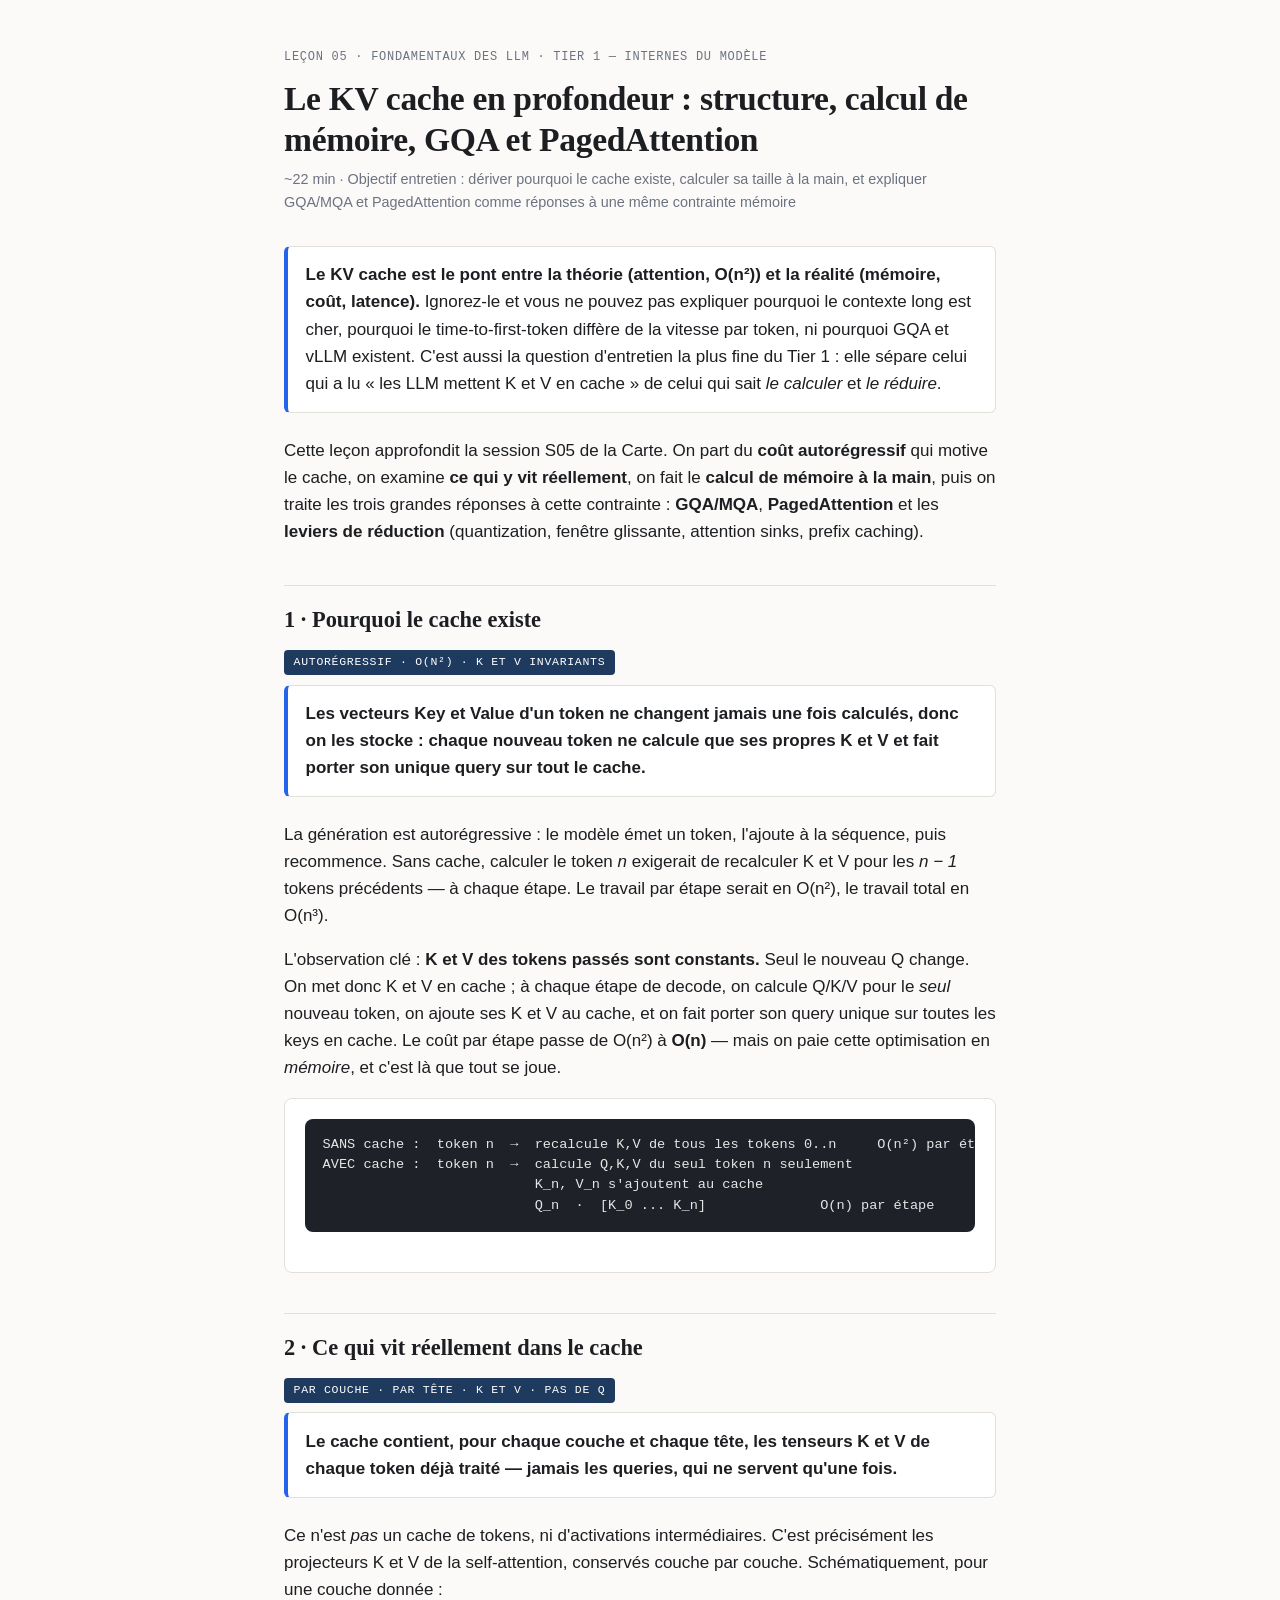
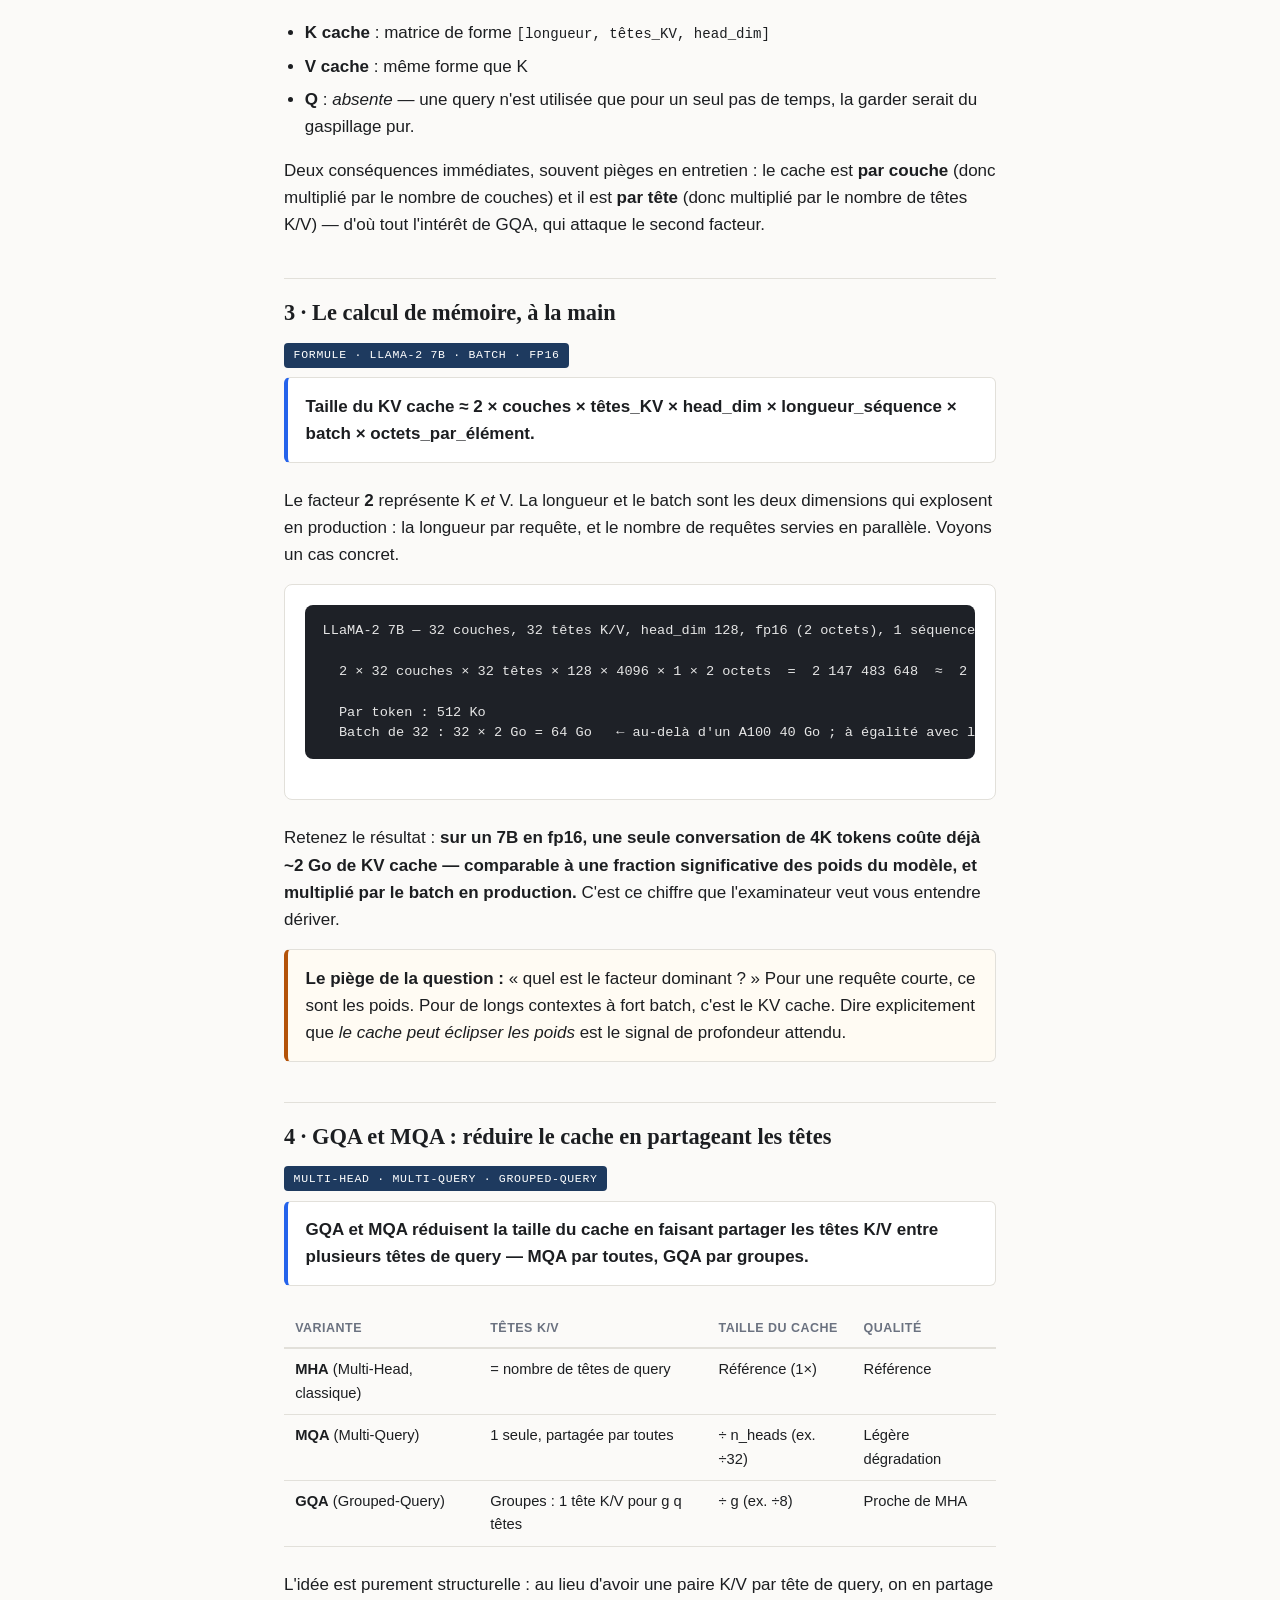
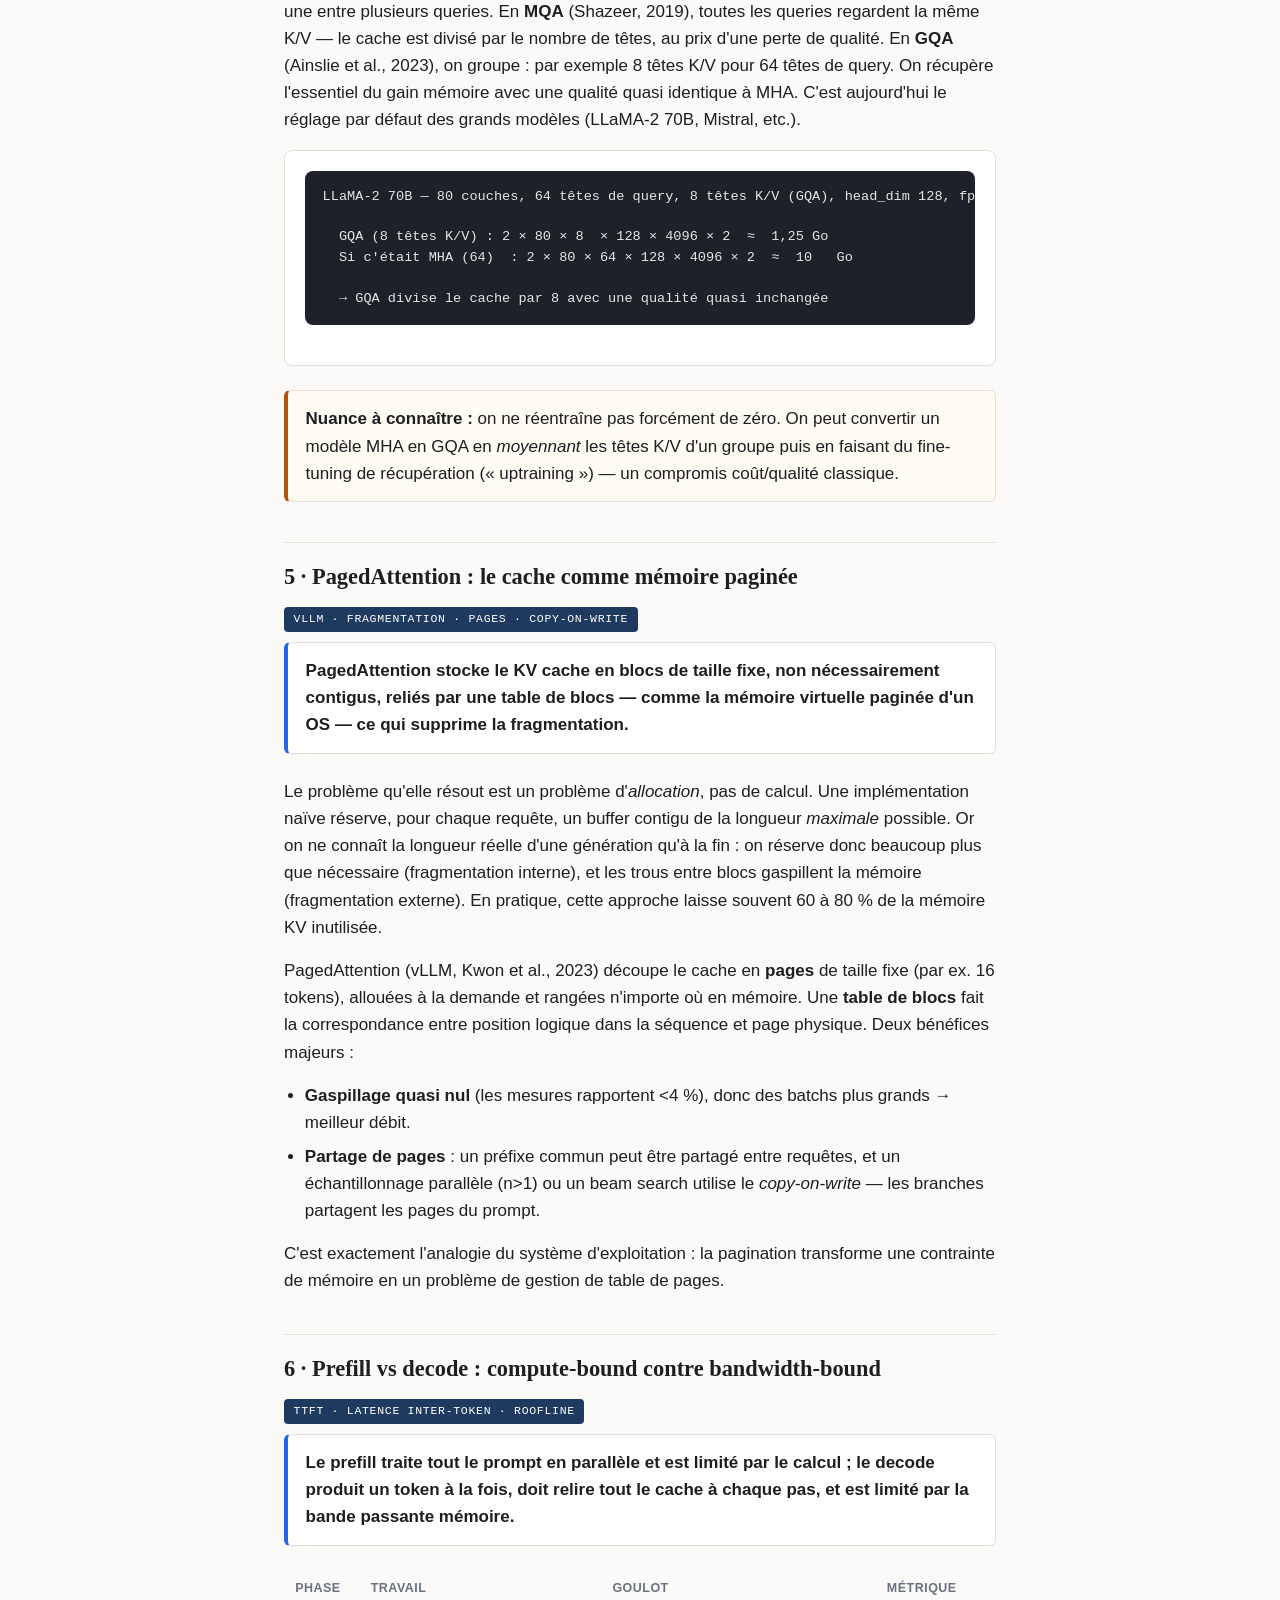
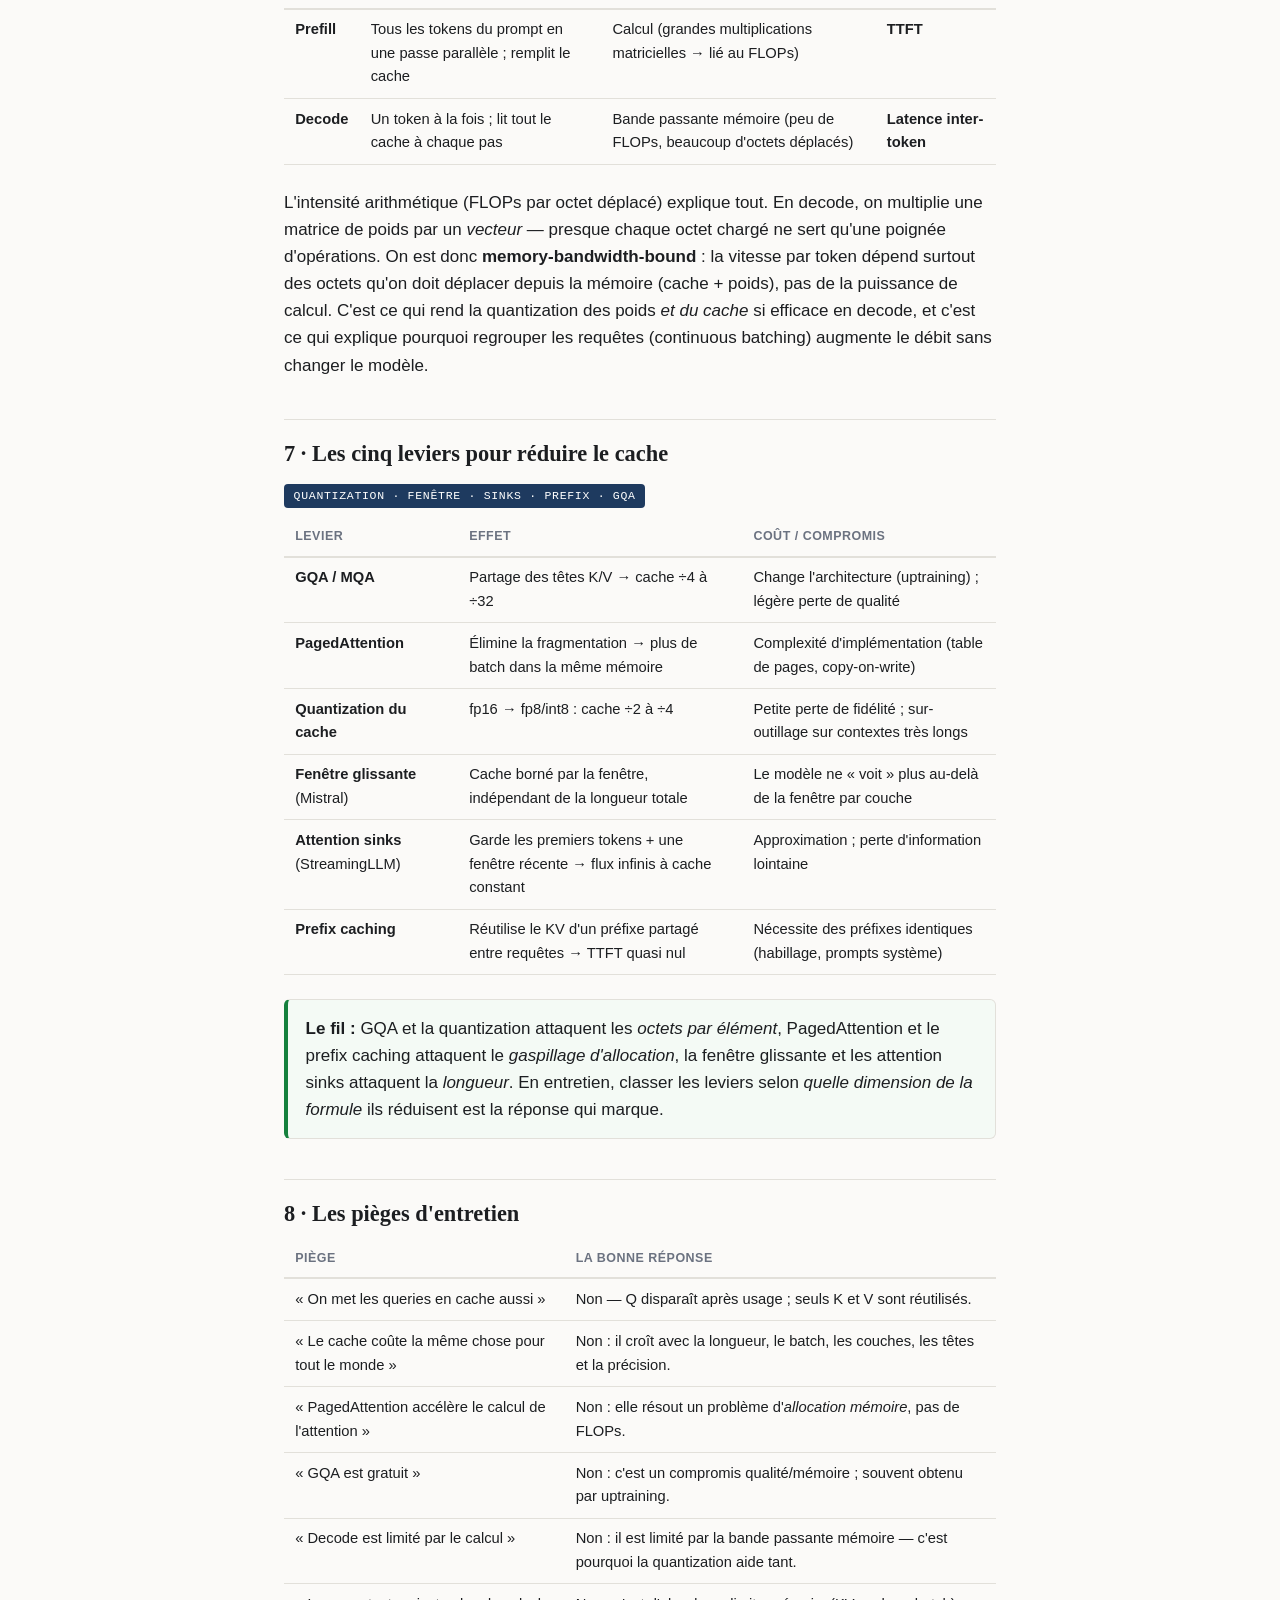
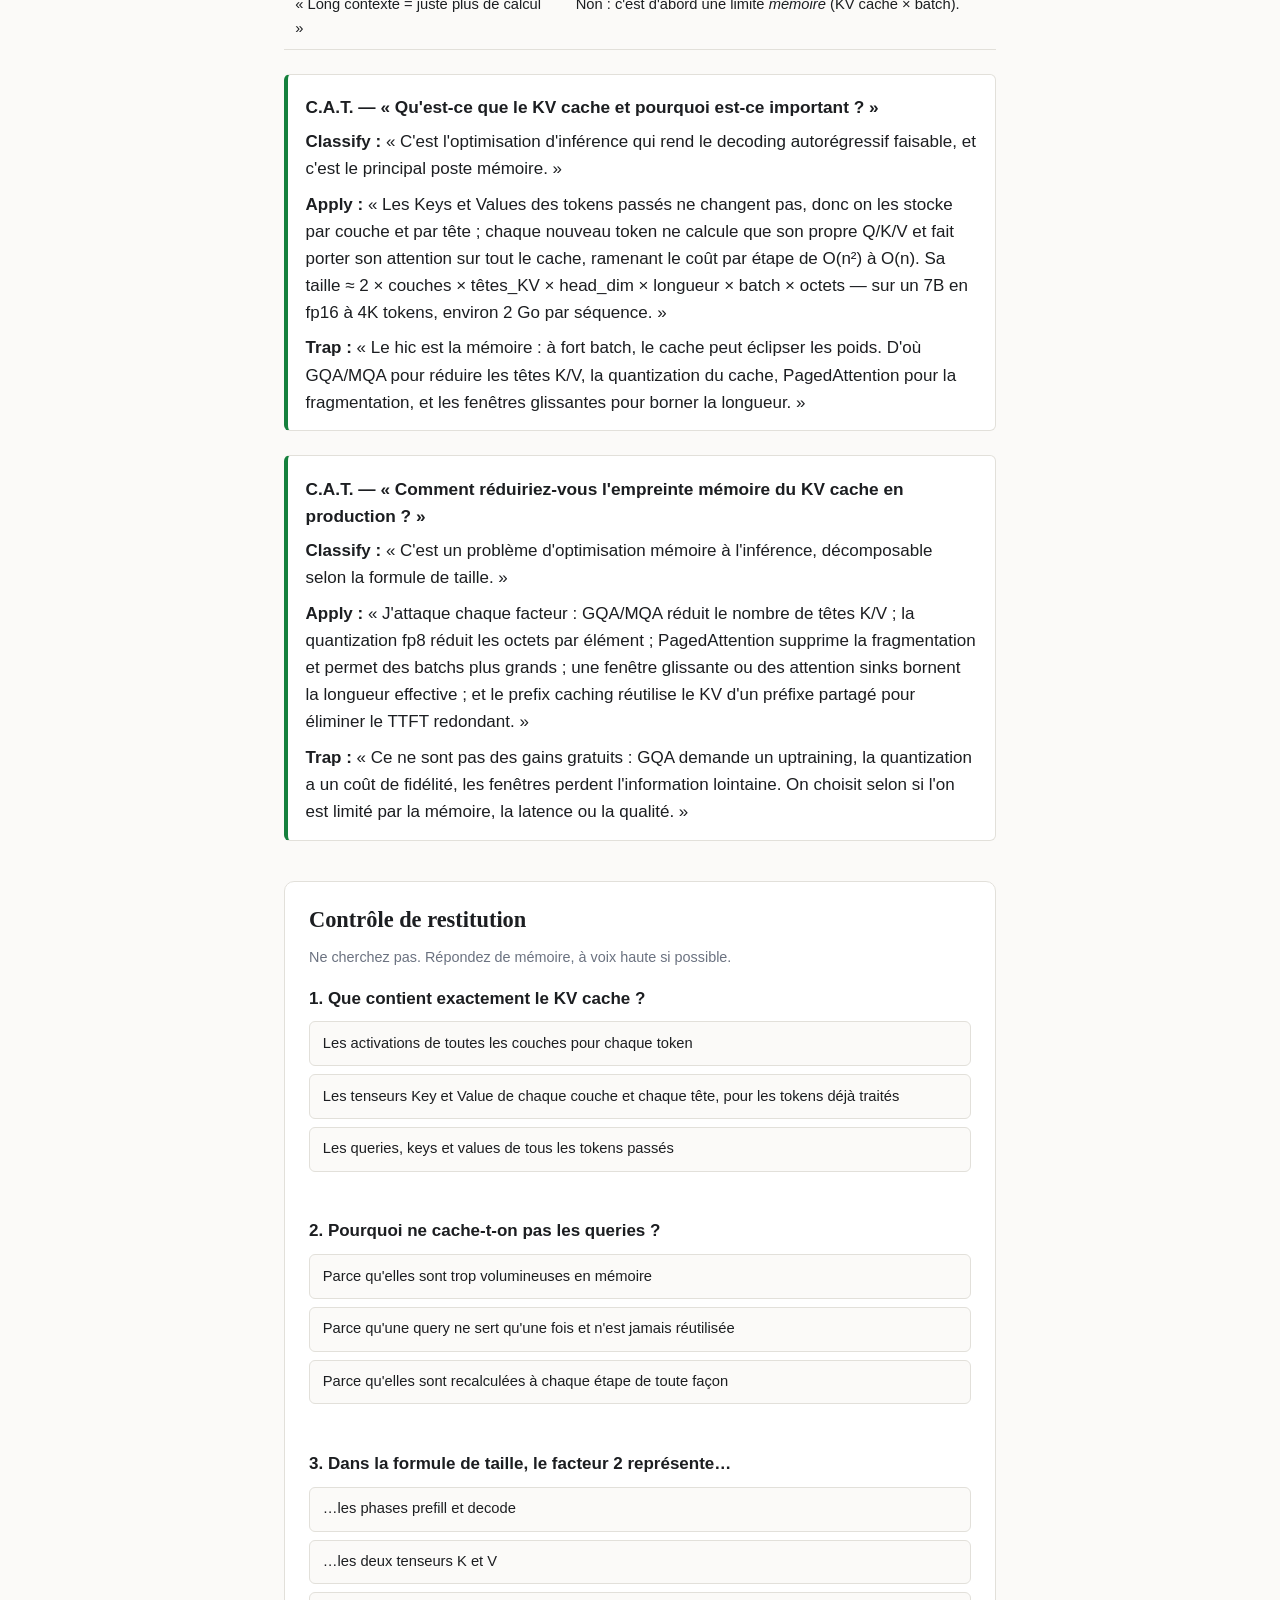
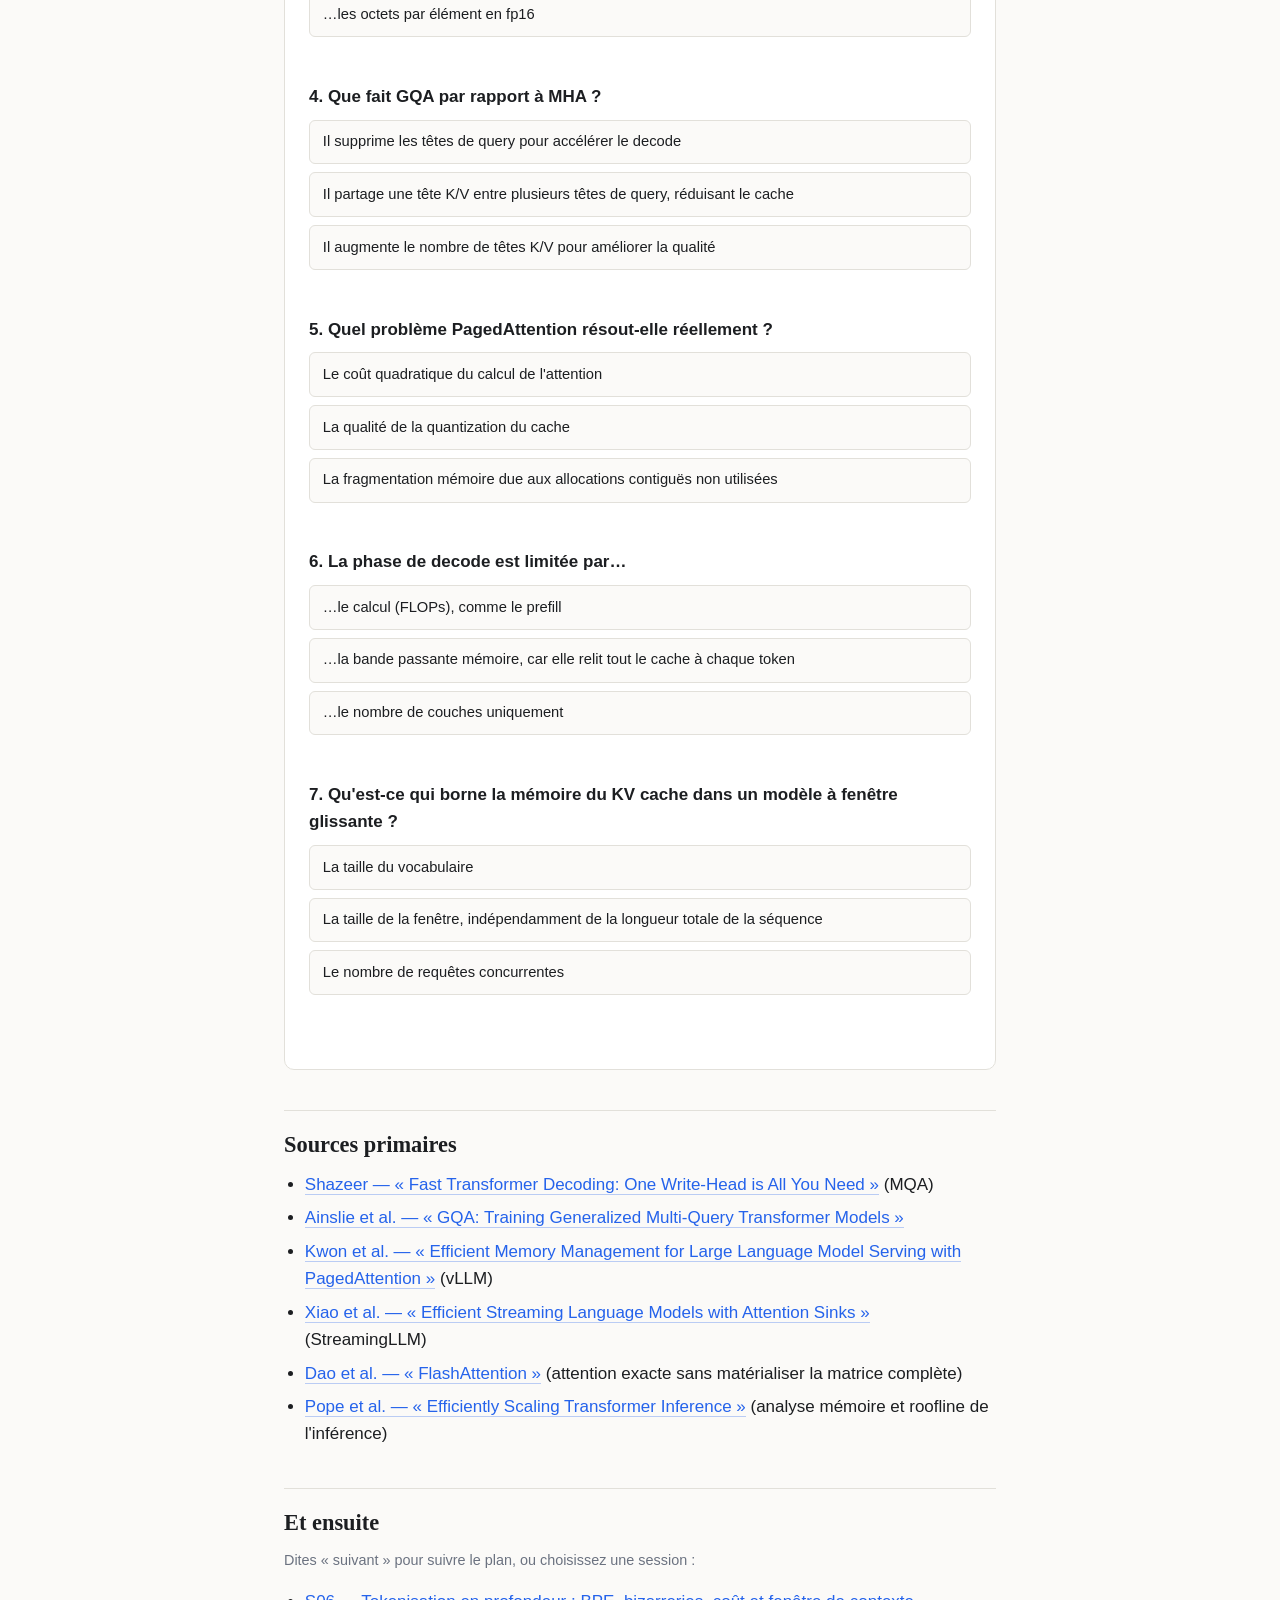
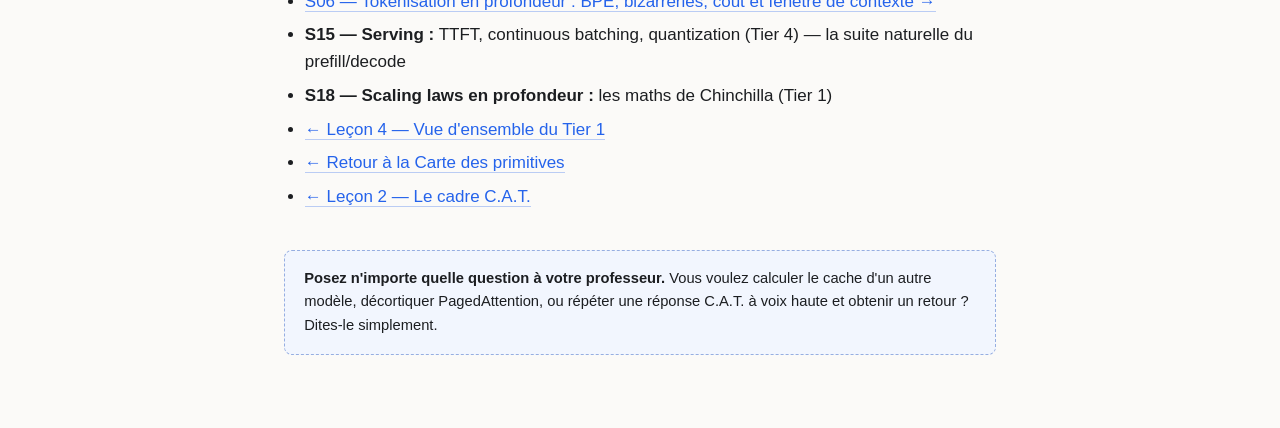
<file: lessons/0005-kv-cache-fr.html>
<!DOCTYPE html>
<html lang="fr">
<head>
  <meta charset="UTF-8">
  <meta name="viewport" content="width=device-width, initial-scale=1.0">
  <title>Leçon 5 — KV cache : structure, mémoire et PagedAttention</title>
  <link rel="stylesheet" href="../assets/style.css">
  <style>
    .diagram {
      background: #fff;
      border: 1px solid var(--border);
      border-radius: 8px;
      padding: 1.25rem;
      margin: 0 0 1.5rem;
      overflow-x: auto;
    }
    .group-label {
      font-family: var(--mono);
      font-size: 0.72rem;
      letter-spacing: 0.06em;
      text-transform: uppercase;
      color: #fff;
      background: #1e3a5f;
      display: inline-block;
      padding: 0.2rem 0.6rem;
      border-radius: 4px;
      margin-bottom: 0.6rem;
    }
    .cat { border-left: 4px solid var(--ok); }
    .cat h3 { margin-top: 0.3rem; }
    .mono { font-family: var(--mono); font-size: 0.88rem; }
  </style>
</head>
<body>
<main>

  <div class="lesson-meta">Leçon 05 · Fondamentaux des LLM · Tier 1 — Internes du modèle</div>
  <h1>Le KV cache en profondeur : structure, calcul de mémoire, GQA et PagedAttention</h1>
  <p style="color:var(--muted); font-size:0.9rem; margin-bottom:2rem;">~22 min · Objectif entretien : dériver pourquoi le cache existe, calculer sa taille à la main, et expliquer GQA/MQA et PagedAttention comme réponses à une même contrainte mémoire</p>

  <!-- ── POURQUOI CE SUJET ──────────────────────────────────────────── -->
  <div class="callout">
    <p>
      <strong>Le KV cache est le pont entre la théorie (attention, O(n²)) et la réalité (mémoire, coût,
      latence).</strong> Ignorez-le et vous ne pouvez pas expliquer pourquoi le contexte long est cher,
      pourquoi le time-to-first-token diffère de la vitesse par token, ni pourquoi GQA et vLLM existent.
      C'est aussi la question d'entretien la plus fine du Tier 1 : elle sépare celui qui a lu « les LLM
      mettent K et V en cache » de celui qui sait <em>le calculer</em> et <em>le réduire</em>.
    </p>
  </div>

  <p>
    Cette leçon approfondit la session S05 de la Carte. On part du <strong>coût autorégressif</strong> qui
    motive le cache, on examine <strong>ce qui y vit réellement</strong>, on fait le <strong>calcul de
    mémoire à la main</strong>, puis on traite les trois grandes réponses à cette contrainte :
    <strong>GQA/MQA</strong>, <strong>PagedAttention</strong> et les <strong>leviers de réduction</strong>
    (quantization, fenêtre glissante, attention sinks, prefix caching).
  </p>

  <!-- ══════════════════════════════════════════════════════════════════ -->
  <!-- 1. POURQUOI LE CACHE EXISTE -->
  <!-- ══════════════════════════════════════════════════════════════════ -->
  <h2>1 · Pourquoi le cache existe</h2>
  <span class="group-label">Autorégressif · O(n²) · K et V invariants</span>

  <div class="callout">
    <p>
      <strong>Les vecteurs Key et Value d'un token ne changent jamais une fois calculés, donc on les
      stocke : chaque nouveau token ne calcule que ses propres K et V et fait porter son unique query
      sur tout le cache.</strong>
    </p>
  </div>

  <p>
    La génération est autorégressive : le modèle émet un token, l'ajoute à la séquence, puis recommence.
    Sans cache, calculer le token <em>n</em> exigerait de recalculer K et V pour les <em>n − 1</em> tokens
    précédents — à chaque étape. Le travail par étape serait en O(n²), le travail total en O(n³).
  </p>
  <p>
    L'observation clé : <strong>K et V des tokens passés sont constants.</strong> Seul le nouveau Q
    change. On met donc K et V en cache ; à chaque étape de decode, on calcule Q/K/V pour le
    <em>seul</em> nouveau token, on ajoute ses K et V au cache, et on fait porter son query unique sur
    toutes les keys en cache. Le coût par étape passe de O(n²) à <strong>O(n)</strong> — mais on paie
    cette optimisation en <em>mémoire</em>, et c'est là que tout se joue.
  </p>
  <div class="diagram">
    <pre><code>SANS cache :  token n  →  recalcule K,V de tous les tokens 0..n     O(n²) par étape
AVEC cache :  token n  →  calcule Q,K,V du seul token n seulement
                          K_n, V_n s'ajoutent au cache
                          Q_n  ·  [K_0 ... K_n]              O(n) par étape</code></pre>
  </div>

  <!-- ══════════════════════════════════════════════════════════════════ -->
  <!-- 2. CE QUI VIT DANS LE CACHE -->
  <!-- ══════════════════════════════════════════════════════════════════ -->
  <h2>2 · Ce qui vit réellement dans le cache</h2>
  <span class="group-label">Par couche · Par tête · K et V · Pas de Q</span>

  <div class="callout">
    <p>
      <strong>Le cache contient, pour chaque couche et chaque tête, les tenseurs K et V de chaque token
      déjà traité — jamais les queries, qui ne servent qu'une fois.</strong>
    </p>
  </div>

  <p>
    Ce n'est <em>pas</em> un cache de tokens, ni d'activations intermédiaires. C'est précisément les
    projecteurs K et V de la self-attention, conservés couche par couche. Schématiquement, pour une
    couche donnée :
  </p>
  <ul>
    <li><strong>K cache</strong> : matrice de forme <span class="mono">[longueur, têtes_KV, head_dim]</span></li>
    <li><strong>V cache</strong> : même forme que K</li>
    <li><strong>Q</strong> : <em>absente</em> — une query n'est utilisée que pour un seul pas de temps, la garder serait du gaspillage pur.</li>
  </ul>
  <p>
    Deux conséquences immédiates, souvent pièges en entretien : le cache est <strong>par couche</strong>
    (donc multiplié par le nombre de couches) et il est <strong>par tête</strong> (donc multiplié par le
    nombre de têtes K/V) — d'où tout l'intérêt de GQA, qui attaque le second facteur.
  </p>

  <!-- ══════════════════════════════════════════════════════════════════ -->
  <!-- 3. LE CALCUL DE MÉMOIRE -->
  <!-- ══════════════════════════════════════════════════════════════════ -->
  <h2>3 · Le calcul de mémoire, à la main</h2>
  <span class="group-label">Formule · LLaMA-2 7B · Batch · FP16</span>

  <div class="callout">
    <p>
      <strong>Taille du KV cache ≈ 2 × couches × têtes_KV × head_dim × longueur_séquence × batch ×
      octets_par_élément.</strong>
    </p>
  </div>

  <p>
    Le facteur <strong>2</strong> représente K <em>et</em> V. La longueur et le batch sont les deux
    dimensions qui explosent en production : la longueur par requête, et le nombre de requêtes servies
    en parallèle. Voyons un cas concret.
  </p>

  <div class="diagram">
    <pre><code>LLaMA-2 7B — 32 couches, 32 têtes K/V, head_dim 128, fp16 (2 octets), 1 séquence de 4096 tokens

  2 × 32 couches × 32 têtes × 128 × 4096 × 1 × 2 octets  =  2 147 483 648  ≈  2 Go

  Par token : 512 Ko
  Batch de 32 : 32 × 2 Go = 64 Go   ← au-delà d'un A100 40 Go ; à égalité avec les poids sur du 80 Go</code></pre>
  </div>

  <p>
    Retenez le résultat : <strong>sur un 7B en fp16, une seule conversation de 4K tokens coûte déjà
    ~2 Go de KV cache — comparable à une fraction significative des poids du modèle, et multiplié par
    le batch en production.</strong> C'est ce chiffre que l'examinateur veut vous entendre dériver.
  </p>

  <div class="callout warn">
    <p>
      <strong>Le piège de la question :</strong> « quel est le facteur dominant ? » Pour une requête
      courte, ce sont les poids. Pour de longs contextes à fort batch, c'est le KV cache. Dire
      explicitement que <em>le cache peut éclipser les poids</em> est le signal de profondeur attendu.
    </p>
  </div>

  <!-- ══════════════════════════════════════════════════════════════════ -->
  <!-- 4. GQA ET MQA -->
  <!-- ══════════════════════════════════════════════════════════════════ -->
  <h2>4 · GQA et MQA : réduire le cache en partageant les têtes</h2>
  <span class="group-label">Multi-Head · Multi-Query · Grouped-Query</span>

  <div class="callout">
    <p>
      <strong>GQA et MQA réduisent la taille du cache en faisant partager les têtes K/V entre plusieurs
      têtes de query — MQA par toutes, GQA par groupes.</strong>
    </p>
  </div>

  <table>
    <thead>
      <tr><th>Variante</th><th>Têtes K/V</th><th>Taille du cache</th><th>Qualité</th></tr>
    </thead>
    <tbody>
      <tr>
        <td><strong>MHA</strong> (Multi-Head, classique)</td>
        <td>= nombre de têtes de query</td>
        <td>Référence (1×)</td>
        <td>Référence</td>
      </tr>
      <tr>
        <td><strong>MQA</strong> (Multi-Query)</td>
        <td>1 seule, partagée par toutes</td>
        <td>÷ n_heads (ex. ÷32)</td>
        <td>Légère dégradation</td>
      </tr>
      <tr>
        <td><strong>GQA</strong> (Grouped-Query)</td>
        <td>Groupes : 1 tête K/V pour g q têtes</td>
        <td>÷ g (ex. ÷8)</td>
        <td>Proche de MHA</td>
      </tr>
    </tbody>
  </table>

  <p>
    L'idée est purement structurelle : au lieu d'avoir une paire K/V par tête de query, on en partage
    une entre plusieurs queries. En <strong>MQA</strong> (Shazeer, 2019), toutes les queries regardent la
    même K/V — le cache est divisé par le nombre de têtes, au prix d'une perte de qualité.
    En <strong>GQA</strong> (Ainslie et al., 2023), on groupe : par exemple 8 têtes K/V pour 64 têtes de
    query. On récupère l'essentiel du gain mémoire avec une qualité quasi identique à MHA. C'est
    aujourd'hui le réglage par défaut des grands modèles (LLaMA-2 70B, Mistral, etc.).
  </p>
  <div class="diagram">
    <pre><code>LLaMA-2 70B — 80 couches, 64 têtes de query, 8 têtes K/V (GQA), head_dim 128, fp16

  GQA (8 têtes K/V) : 2 × 80 × 8  × 128 × 4096 × 2  ≈  1,25 Go
  Si c'était MHA (64)  : 2 × 80 × 64 × 128 × 4096 × 2  ≈  10   Go

  → GQA divise le cache par 8 avec une qualité quasi inchangée</code></pre>
  </div>
  <div class="callout warn">
    <p>
      <strong>Nuance à connaître :</strong> on ne réentraîne pas forcément de zéro. On peut convertir un
      modèle MHA en GQA en <em>moyennant</em> les têtes K/V d'un groupe puis en faisant du fine-tuning de
      récupération (« uptraining ») — un compromis coût/qualité classique.
    </p>
  </div>

  <!-- ══════════════════════════════════════════════════════════════════ -->
  <!-- 5. PAGEDATTENTION -->
  <!-- ══════════════════════════════════════════════════════════════════ -->
  <h2>5 · PagedAttention : le cache comme mémoire paginée</h2>
  <span class="group-label">vLLM · Fragmentation · Pages · Copy-on-write</span>

  <div class="callout">
    <p>
      <strong>PagedAttention stocke le KV cache en blocs de taille fixe, non nécessairement contigus,
      reliés par une table de blocs — comme la mémoire virtuelle paginée d'un OS — ce qui supprime la
      fragmentation.</strong>
    </p>
  </div>

  <p>
    Le problème qu'elle résout est un problème d'<em>allocation</em>, pas de calcul. Une implémentation
    naïve réserve, pour chaque requête, un buffer contigu de la longueur <em>maximale</em> possible. Or
    on ne connaît la longueur réelle d'une génération qu'à la fin : on réserve donc beaucoup plus que
    nécessaire (fragmentation interne), et les trous entre blocs gaspillent la mémoire (fragmentation
    externe). En pratique, cette approche laisse souvent 60 à 80 % de la mémoire KV inutilisée.
  </p>
  <p>
    PagedAttention (vLLM, Kwon et al., 2023) découpe le cache en <strong>pages</strong> de taille fixe
    (par ex. 16 tokens), allouées à la demande et rangées n'importe où en mémoire. Une <strong>table de
    blocs</strong> fait la correspondance entre position logique dans la séquence et page physique. Deux
    bénéfices majeurs :
  </p>
  <ul>
    <li><strong>Gaspillage quasi nul</strong> (les mesures rapportent &lt;4 %), donc des batchs plus grands → meilleur débit.</li>
    <li><strong>Partage de pages</strong> : un préfixe commun peut être partagé entre requêtes, et un échantillonnage parallèle (n&gt;1) ou un beam search utilise le <em>copy-on-write</em> — les branches partagent les pages du prompt.</li>
  </ul>
  <p>
    C'est exactement l'analogie du système d'exploitation : la pagination transforme une contrainte de
    mémoire en un problème de gestion de table de pages.
  </p>

  <!-- ══════════════════════════════════════════════════════════════════ -->
  <!-- 6. PREFILL VS DECODE / ROOFLINE -->
  <!-- ══════════════════════════════════════════════════════════════════ -->
  <h2>6 · Prefill vs decode : compute-bound contre bandwidth-bound</h2>
  <span class="group-label">TTFT · Latence inter-token · Roofline</span>

  <div class="callout">
    <p>
      <strong>Le prefill traite tout le prompt en parallèle et est limité par le calcul ; le decode
      produit un token à la fois, doit relire tout le cache à chaque pas, et est limité par la bande
      passante mémoire.</strong>
    </p>
  </div>

  <table>
    <thead>
      <tr><th>Phase</th><th>Travail</th><th>Goulot</th><th>Métrique</th></tr>
    </thead>
    <tbody>
      <tr>
        <td><strong>Prefill</strong></td>
        <td>Tous les tokens du prompt en une passe parallèle ; remplit le cache</td>
        <td>Calcul (grandes multiplications matricielles → lié au FLOPs)</td>
        <td><strong>TTFT</strong></td>
      </tr>
      <tr>
        <td><strong>Decode</strong></td>
        <td>Un token à la fois ; lit tout le cache à chaque pas</td>
        <td>Bande passante mémoire (peu de FLOPs, beaucoup d'octets déplacés)</td>
        <td><strong>Latence inter-token</strong></td>
      </tr>
    </tbody>
  </table>

  <p>
    L'intensité arithmétique (FLOPs par octet déplacé) explique tout. En decode, on multiplie une
    matrice de poids par un <em>vecteur</em> — presque chaque octet chargé ne sert qu'une poignée
    d'opérations. On est donc <strong>memory-bandwidth-bound</strong> : la vitesse par token dépend
    surtout des octets qu'on doit déplacer depuis la mémoire (cache + poids), pas de la puissance de
    calcul. C'est ce qui rend la quantization des poids <em>et du cache</em> si efficace en decode, et
    c'est ce qui explique pourquoi regrouper les requêtes (continuous batching) augmente le débit sans
    changer le modèle.
  </p>

  <!-- ══════════════════════════════════════════════════════════════════ -->
  <!-- 7. LES LEVIERS -->
  <!-- ══════════════════════════════════════════════════════════════════ -->
  <h2>7 · Les cinq leviers pour réduire le cache</h2>
  <span class="group-label">Quantization · Fenêtre · Sinks · Prefix · GQA</span>

  <table>
    <thead>
      <tr><th>Levier</th><th>Effet</th><th>Coût / compromis</th></tr>
    </thead>
    <tbody>
      <tr>
        <td><strong>GQA / MQA</strong></td>
        <td>Partage des têtes K/V → cache ÷4 à ÷32</td>
        <td>Change l'architecture (uptraining) ; légère perte de qualité</td>
      </tr>
      <tr>
        <td><strong>PagedAttention</strong></td>
        <td>Élimine la fragmentation → plus de batch dans la même mémoire</td>
        <td>Complexité d'implémentation (table de pages, copy-on-write)</td>
      </tr>
      <tr>
        <td><strong>Quantization du cache</strong></td>
        <td>fp16 → fp8/int8 : cache ÷2 à ÷4</td>
        <td>Petite perte de fidélité ; sur-outillage sur contextes très longs</td>
      </tr>
      <tr>
        <td><strong>Fenêtre glissante</strong> (Mistral)</td>
        <td>Cache borné par la fenêtre, indépendant de la longueur totale</td>
        <td>Le modèle ne « voit » plus au-delà de la fenêtre par couche</td>
      </tr>
      <tr>
        <td><strong>Attention sinks</strong> (StreamingLLM)</td>
        <td>Garde les premiers tokens + une fenêtre récente → flux infinis à cache constant</td>
        <td>Approximation ; perte d'information lointaine</td>
      </tr>
      <tr>
        <td><strong>Prefix caching</strong></td>
        <td>Réutilise le KV d'un préfixe partagé entre requêtes → TTFT quasi nul</td>
        <td>Nécessite des préfixes identiques (habillage, prompts système)</td>
      </tr>
    </tbody>
  </table>
  <div class="callout ok">
    <p>
      <strong>Le fil :</strong> GQA et la quantization attaquent les <em>octets par élément</em>,
      PagedAttention et le prefix caching attaquent le <em>gaspillage d'allocation</em>, la fenêtre
      glissante et les attention sinks attaquent la <em>longueur</em>. En entretien, classer les leviers
      selon <em>quelle dimension de la formule</em> ils réduisent est la réponse qui marque.
    </p>
  </div>

  <!-- ══════════════════════════════════════════════════════════════════ -->
  <!-- 8. PIÈGES -->
  <!-- ══════════════════════════════════════════════════════════════════ -->
  <h2>8 · Les pièges d'entretien</h2>

  <table>
    <thead>
      <tr><th>Piège</th><th>La bonne réponse</th></tr>
    </thead>
    <tbody>
      <tr>
        <td>« On met les queries en cache aussi »</td>
        <td>Non — Q disparaît après usage ; seuls K et V sont réutilisés.</td>
      </tr>
      <tr>
        <td>« Le cache coûte la même chose pour tout le monde »</td>
        <td>Non : il croît avec la longueur, le batch, les couches, les têtes et la précision.</td>
      </tr>
      <tr>
        <td>« PagedAttention accélère le calcul de l'attention »</td>
        <td>Non : elle résout un problème d'<em>allocation mémoire</em>, pas de FLOPs.</td>
      </tr>
      <tr>
        <td>« GQA est gratuit »</td>
        <td>Non : c'est un compromis qualité/mémoire ; souvent obtenu par uptraining.</td>
      </tr>
      <tr>
        <td>« Decode est limité par le calcul »</td>
        <td>Non : il est limité par la bande passante mémoire — c'est pourquoi la quantization aide tant.</td>
      </tr>
      <tr>
        <td>« Long contexte = juste plus de calcul »</td>
        <td>Non : c'est d'abord une limite <em>mémoire</em> (KV cache × batch).</td>
      </tr>
    </tbody>
  </table>

  <!-- ══════════════════════════════════════════════════════════════════ -->
  <!-- C.A.T. -->
  <!-- ══════════════════════════════════════════════════════════════════ -->
  <div class="callout cat">
    <h3>C.A.T. — « Qu'est-ce que le KV cache et pourquoi est-ce important ? »</h3>
    <p><strong>Classify :</strong> « C'est l'optimisation d'inférence qui rend le decoding autorégressif faisable, et c'est le principal poste mémoire. »</p>
    <p><strong>Apply :</strong> « Les Keys et Values des tokens passés ne changent pas, donc on les stocke par couche et par tête ; chaque nouveau token ne calcule que son propre Q/K/V et fait porter son attention sur tout le cache, ramenant le coût par étape de O(n²) à O(n). Sa taille ≈ 2 × couches × têtes_KV × head_dim × longueur × batch × octets — sur un 7B en fp16 à 4K tokens, environ 2 Go par séquence. »</p>
    <p><strong>Trap :</strong> « Le hic est la mémoire : à fort batch, le cache peut éclipser les poids. D'où GQA/MQA pour réduire les têtes K/V, la quantization du cache, PagedAttention pour la fragmentation, et les fenêtres glissantes pour borner la longueur. »</p>
  </div>

  <div class="callout cat">
    <h3>C.A.T. — « Comment réduiriez-vous l'empreinte mémoire du KV cache en production ? »</h3>
    <p><strong>Classify :</strong> « C'est un problème d'optimisation mémoire à l'inférence, décomposable selon la formule de taille. »</p>
    <p><strong>Apply :</strong> « J'attaque chaque facteur : GQA/MQA réduit le nombre de têtes K/V ; la quantization fp8 réduit les octets par élément ; PagedAttention supprime la fragmentation et permet des batchs plus grands ; une fenêtre glissante ou des attention sinks bornent la longueur effective ; et le prefix caching réutilise le KV d'un préfixe partagé pour éliminer le TTFT redondant. »</p>
    <p><strong>Trap :</strong> « Ce ne sont pas des gains gratuits : GQA demande un uptraining, la quantization a un coût de fidélité, les fenêtres perdent l'information lointaine. On choisit selon si l'on est limité par la mémoire, la latence ou la qualité. »</p>
  </div>

  <!-- ── QUIZ ───────────────────────────────────────────────────────── -->
  <div class="quiz">
    <h2>Contrôle de restitution</h2>
    <p style="color:var(--muted); font-size:0.9rem; margin-bottom:1rem;">Ne cherchez pas. Répondez de mémoire, à voix haute si possible.</p>

    <div class="quiz-q" id="q1">
      <p>1. Que contient exactement le KV cache ?</p>
      <button class="quiz-option" onclick="answer(this,'wrong')">Les activations de toutes les couches pour chaque token</button>
      <button class="quiz-option" onclick="answer(this,'correct')">Les tenseurs Key et Value de chaque couche et chaque tête, pour les tokens déjà traités</button>
      <button class="quiz-option" onclick="answer(this,'wrong')">Les queries, keys et values de tous les tokens passés</button>
      <div class="quiz-feedback"></div>
    </div>

    <div class="quiz-q" id="q2">
      <p>2. Pourquoi ne cache-t-on pas les queries ?</p>
      <button class="quiz-option" onclick="answer(this,'wrong')">Parce qu'elles sont trop volumineuses en mémoire</button>
      <button class="quiz-option" onclick="answer(this,'correct')">Parce qu'une query ne sert qu'une fois et n'est jamais réutilisée</button>
      <button class="quiz-option" onclick="answer(this,'wrong')">Parce qu'elles sont recalculées à chaque étape de toute façon</button>
      <div class="quiz-feedback"></div>
    </div>

    <div class="quiz-q" id="q3">
      <p>3. Dans la formule de taille, le facteur 2 représente…</p>
      <button class="quiz-option" onclick="answer(this,'wrong')">…les phases prefill et decode</button>
      <button class="quiz-option" onclick="answer(this,'correct')">…les deux tenseurs K et V</button>
      <button class="quiz-option" onclick="answer(this,'wrong')">…les octets par élément en fp16</button>
      <div class="quiz-feedback"></div>
    </div>

    <div class="quiz-q" id="q4">
      <p>4. Que fait GQA par rapport à MHA ?</p>
      <button class="quiz-option" onclick="answer(this,'wrong')">Il supprime les têtes de query pour accélérer le decode</button>
      <button class="quiz-option" onclick="answer(this,'correct')">Il partage une tête K/V entre plusieurs têtes de query, réduisant le cache</button>
      <button class="quiz-option" onclick="answer(this,'wrong')">Il augmente le nombre de têtes K/V pour améliorer la qualité</button>
      <div class="quiz-feedback"></div>
    </div>

    <div class="quiz-q" id="q5">
      <p>5. Quel problème PagedAttention résout-elle réellement ?</p>
      <button class="quiz-option" onclick="answer(this,'wrong')">Le coût quadratique du calcul de l'attention</button>
      <button class="quiz-option" onclick="answer(this,'wrong')">La qualité de la quantization du cache</button>
      <button class="quiz-option" onclick="answer(this,'correct')">La fragmentation mémoire due aux allocations contiguës non utilisées</button>
      <div class="quiz-feedback"></div>
    </div>

    <div class="quiz-q" id="q6">
      <p>6. La phase de decode est limitée par…</p>
      <button class="quiz-option" onclick="answer(this,'wrong')">…le calcul (FLOPs), comme le prefill</button>
      <button class="quiz-option" onclick="answer(this,'correct')">…la bande passante mémoire, car elle relit tout le cache à chaque token</button>
      <button class="quiz-option" onclick="answer(this,'wrong')">…le nombre de couches uniquement</button>
      <div class="quiz-feedback"></div>
    </div>

    <div class="quiz-q" id="q7">
      <p>7. Qu'est-ce qui borne la mémoire du KV cache dans un modèle à fenêtre glissante ?</p>
      <button class="quiz-option" onclick="answer(this,'wrong')">La taille du vocabulaire</button>
      <button class="quiz-option" onclick="answer(this,'correct')">La taille de la fenêtre, indépendamment de la longueur totale de la séquence</button>
      <button class="quiz-option" onclick="answer(this,'wrong')">Le nombre de requêtes concurrentes</button>
      <div class="quiz-feedback"></div>
    </div>

    <div id="score-banner" class="score-banner"></div>
  </div>

  <!-- ── SOURCES PRIMAIRES ───────────────────────────────────────────── -->
  <h2>Sources primaires</h2>
  <ul>
    <li><a href="https://arxiv.org/abs/1911.02150" target="_blank">Shazeer — « Fast Transformer Decoding: One Write-Head is All You Need »</a> (MQA)</li>
    <li><a href="https://arxiv.org/abs/2305.13245" target="_blank">Ainslie et al. — « GQA: Training Generalized Multi-Query Transformer Models »</a></li>
    <li><a href="https://arxiv.org/abs/2309.06180" target="_blank">Kwon et al. — « Efficient Memory Management for Large Language Model Serving with PagedAttention »</a> (vLLM)</li>
    <li><a href="https://arxiv.org/abs/2309.17453" target="_blank">Xiao et al. — « Efficient Streaming Language Models with Attention Sinks »</a> (StreamingLLM)</li>
    <li><a href="https://arxiv.org/abs/2205.14135" target="_blank">Dao et al. — « FlashAttention »</a> (attention exacte sans matérialiser la matrice complète)</li>
    <li><a href="https://arxiv.org/abs/2211.05102" target="_blank">Pope et al. — « Efficiently Scaling Transformer Inference »</a> (analyse mémoire et roofline de l'inférence)</li>
  </ul>

  <!-- ── ET ENSUITE ──────────────────────────────────────────────────── -->
  <h2>Et ensuite</h2>
  <p style="color:var(--muted); font-size:0.9rem;">
    Dites « suivant » pour suivre le plan, ou choisissez une session :
  </p>
  <ul>
    <li><a href="0006-tokenization-bpe-quirks-fr.html">S06 — Tokenisation en profondeur : BPE, bizarreries, coût et fenêtre de contexte →</a></li>
    <li><strong>S15 — Serving :</strong> TTFT, continuous batching, quantization (Tier 4) — la suite naturelle du prefill/decode</li>
    <li><strong>S18 — Scaling laws en profondeur :</strong> les maths de Chinchilla (Tier 1)</li>
    <li><a href="0004-tier1-how-llms-think-fr.html">← Leçon 4 — Vue d'ensemble du Tier 1</a></li>
    <li><a href="0003-llm-primitives-map.html">← Retour à la Carte des primitives</a></li>
    <li><a href="0002-interview-framework.html">← Leçon 2 — Le cadre C.A.T.</a></li>
  </ul>

  <div class="ask-teacher">
    <strong>Posez n'importe quelle question à votre professeur.</strong> Vous voulez calculer le cache
    d'un autre modèle, décortiquer PagedAttention, ou répéter une réponse C.A.T. à voix haute et obtenir
    un retour ? Dites-le simplement.
  </div>

</main>

<script>
  let answered = {};
  const TOTAL = 7;
  const feedbacks = {
    correct: "Correct.",
    wrong: "Pas tout à fait — relisez la section ci-dessus et réessayez."
  };

  function answer(btn, result) {
    const qDiv = btn.closest('.quiz-q');
    const qId = qDiv.id;
    if (answered[qId]) return;
    answered[qId] = result;

    qDiv.querySelectorAll('.quiz-option').forEach(b => b.disabled = true);
    btn.classList.add(result);
    qDiv.querySelector('.quiz-feedback').textContent = feedbacks[result];

    if (Object.keys(answered).length === TOTAL) {
      const correct = Object.values(answered).filter(v => v === 'correct').length;
      const banner = document.getElementById('score-banner');
      banner.textContent = correct >= 6
        ? `${correct}/${TOTAL} — solide. Vous savez calculer et réduire le cache.`
        : `${correct}/${TOTAL} — revoyez les erreurs, puis dérivez la formule de taille à voix haute, avec un exemple.`;
      banner.classList.add('show', correct >= 6 ? 'pass' : 'fail');
    }
  }
</script>
</body>
</html>
</file>
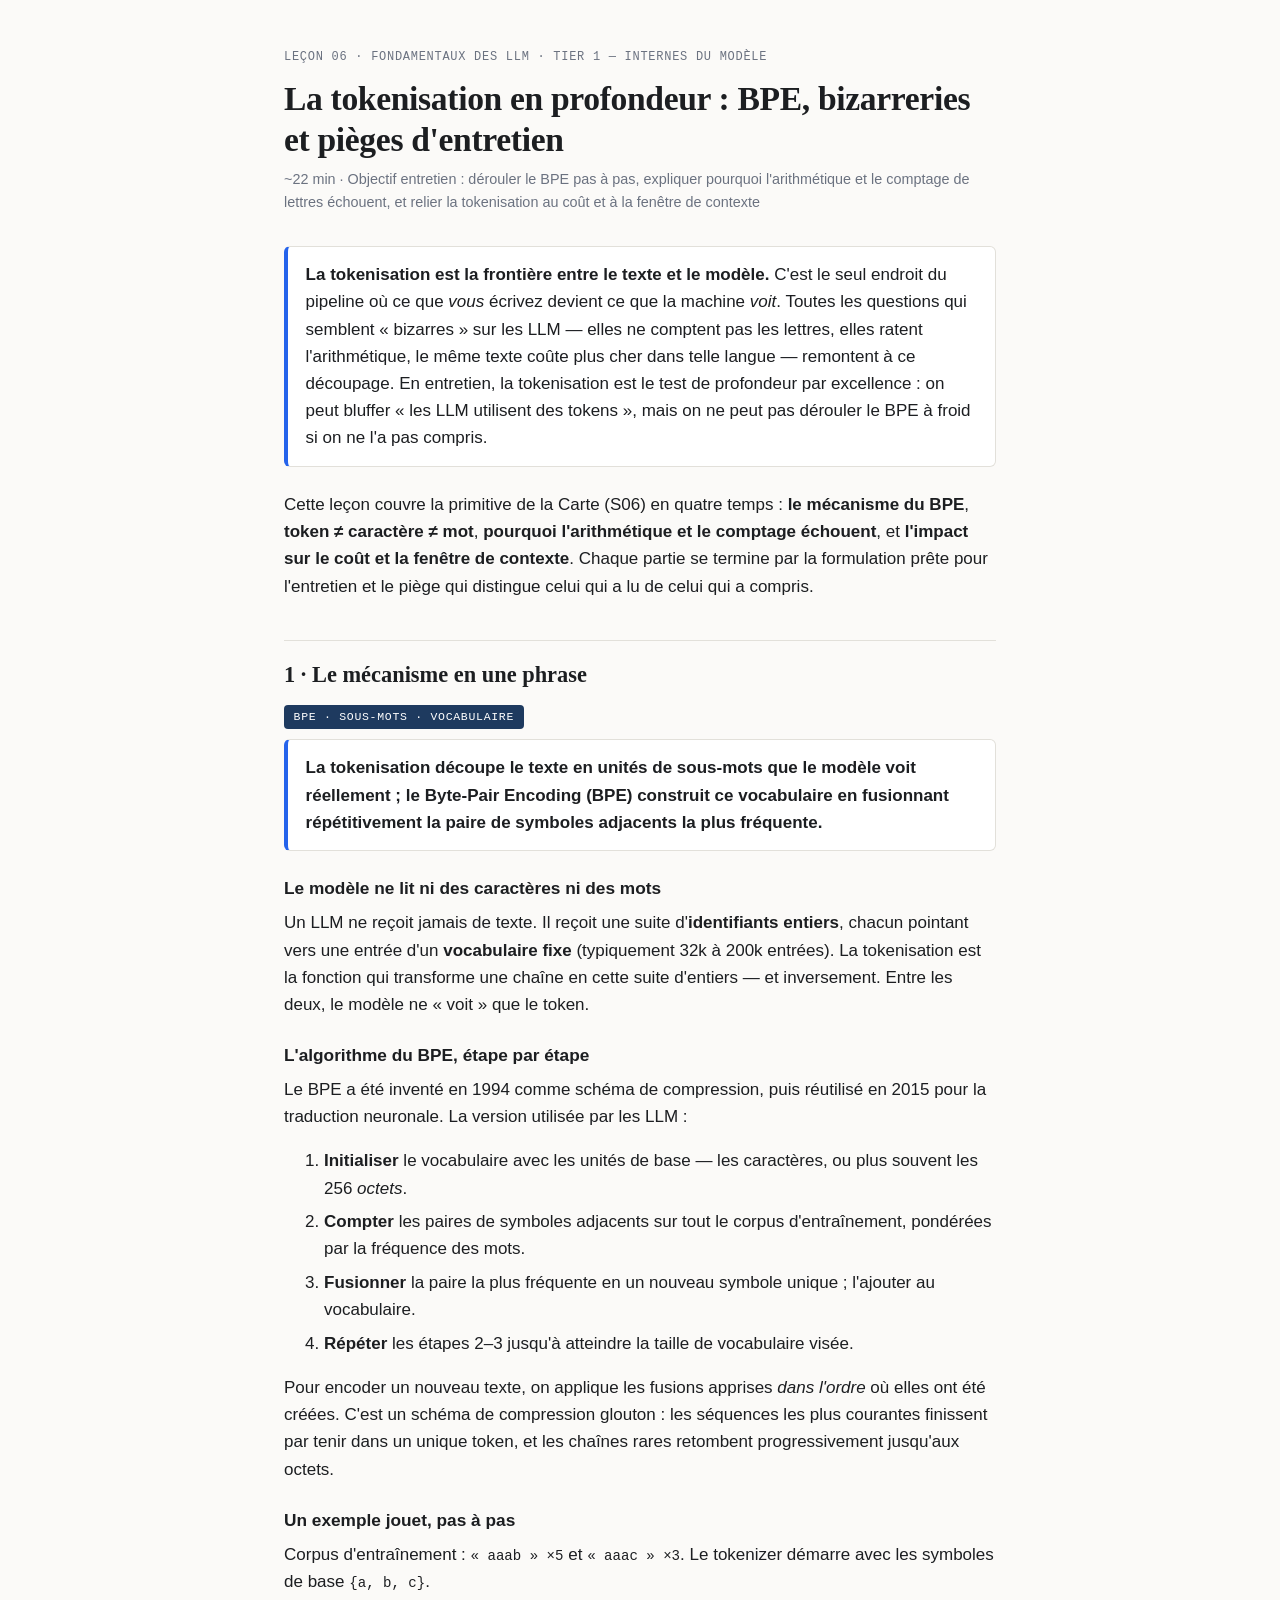
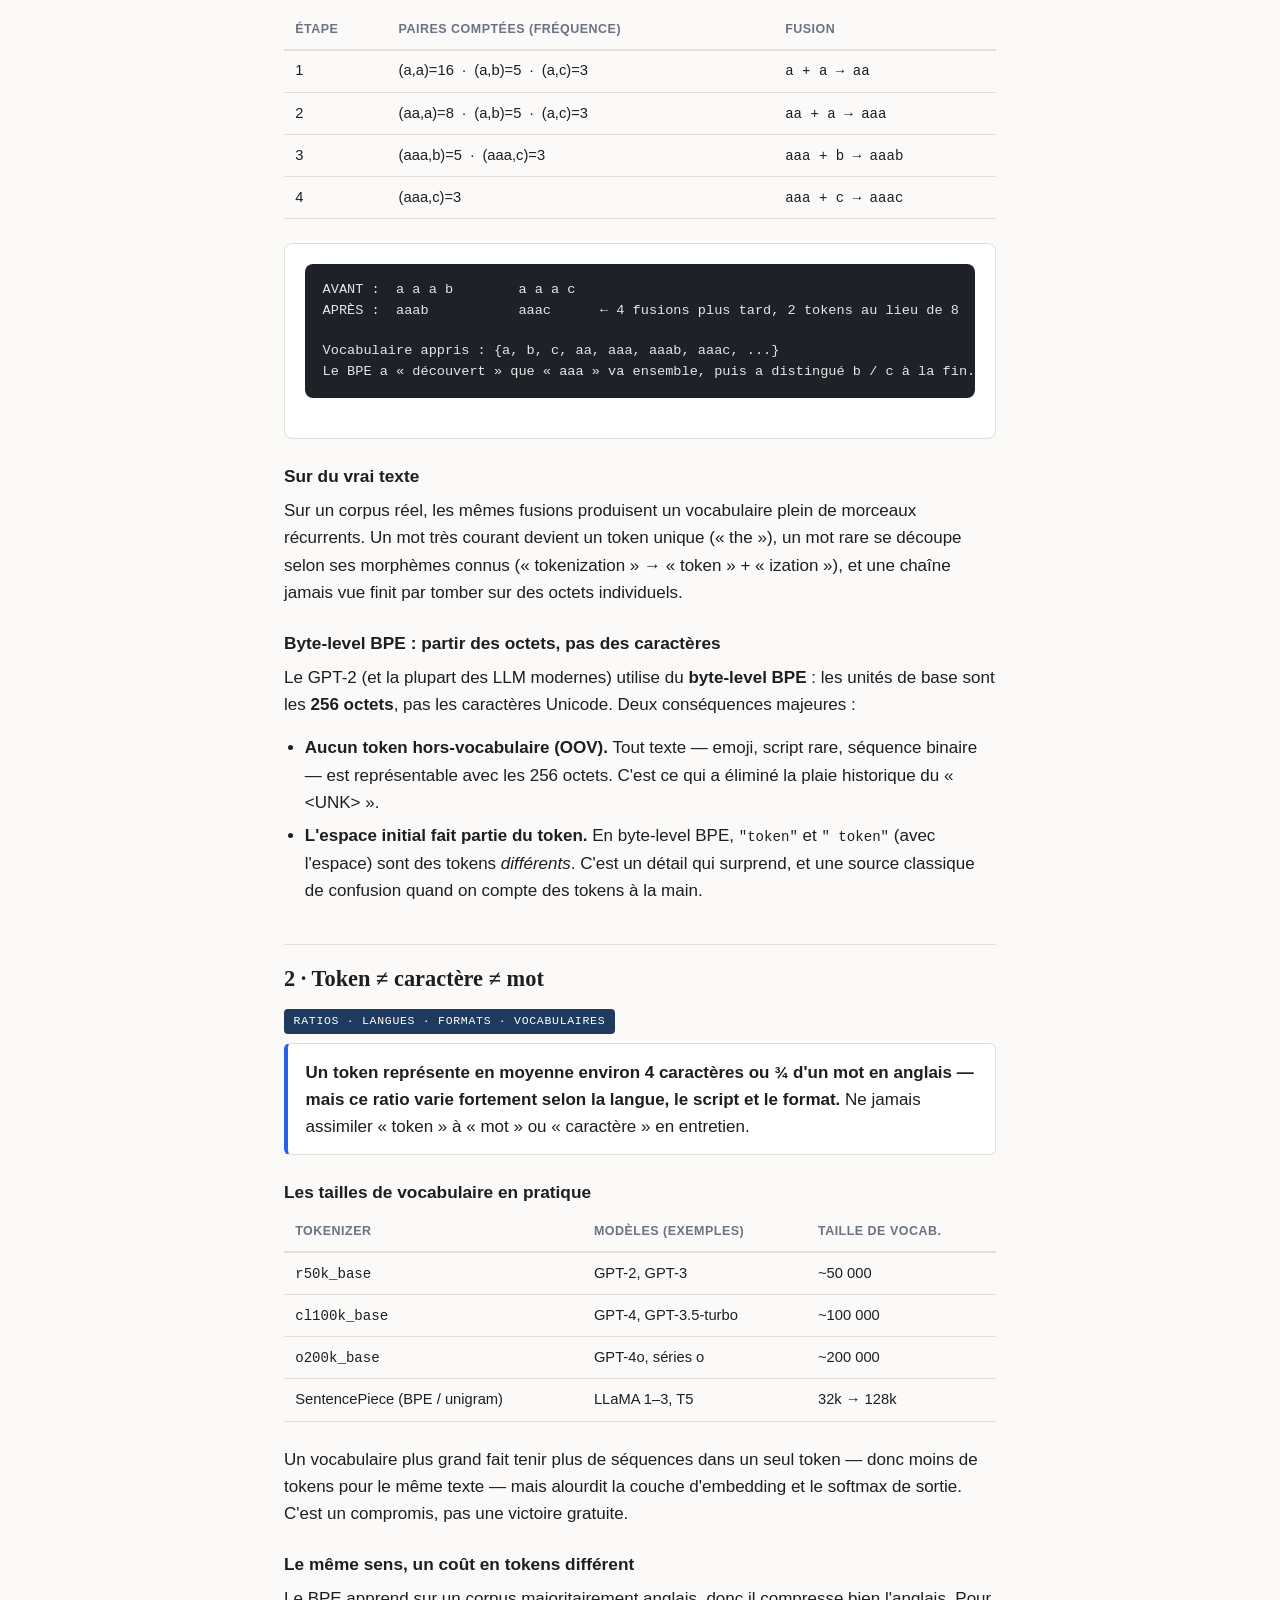
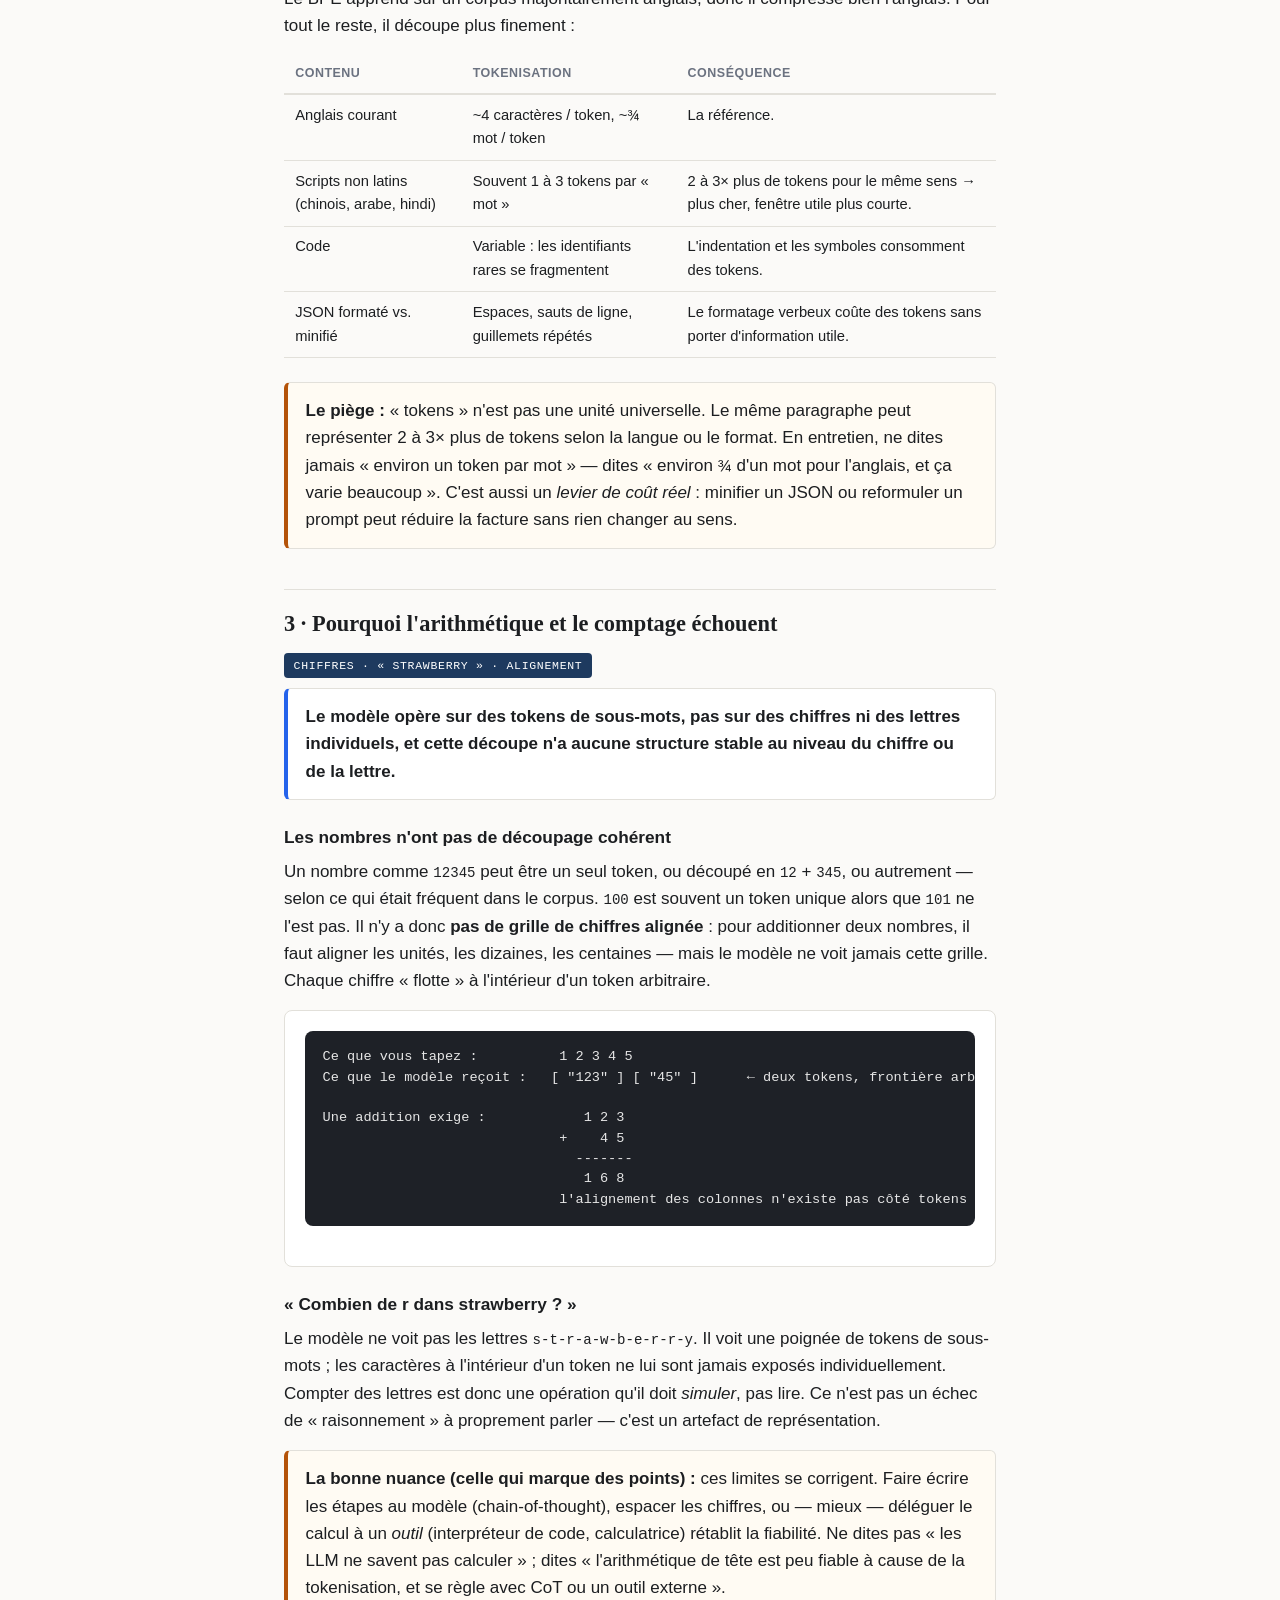
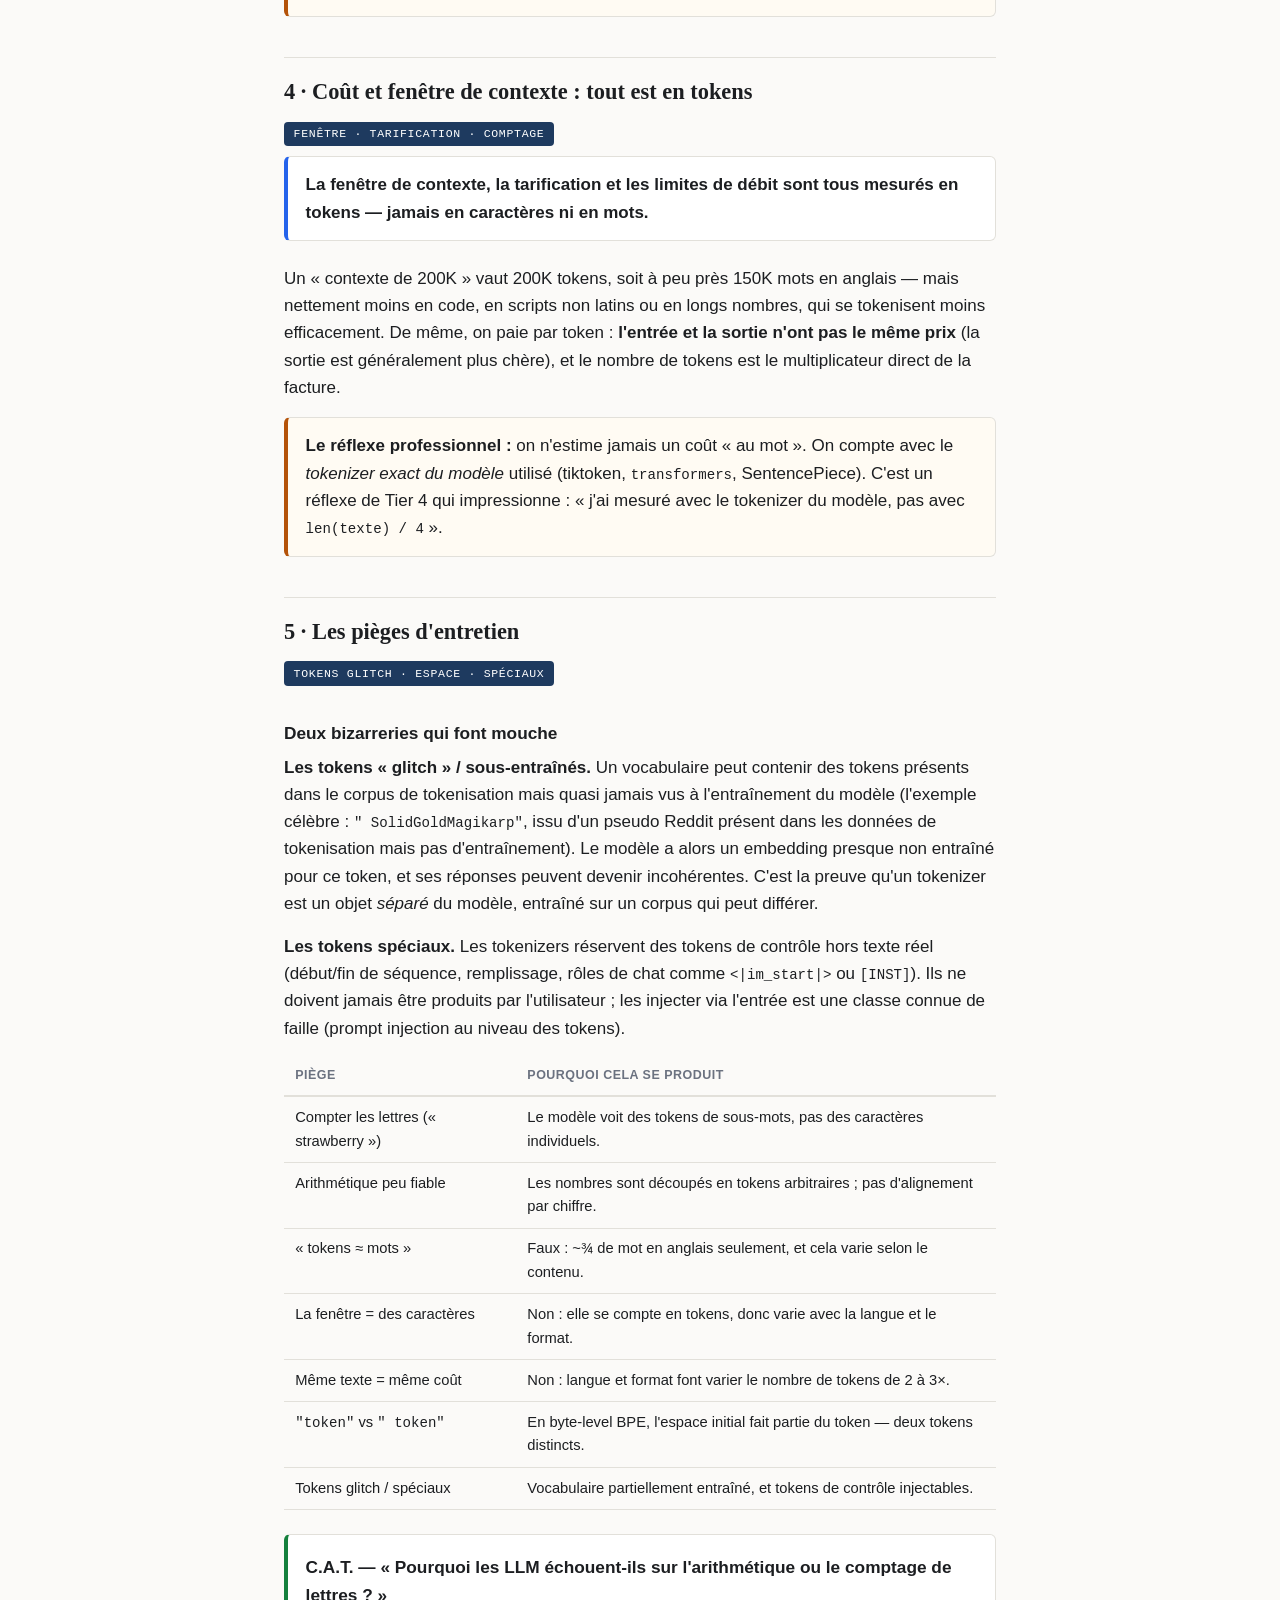
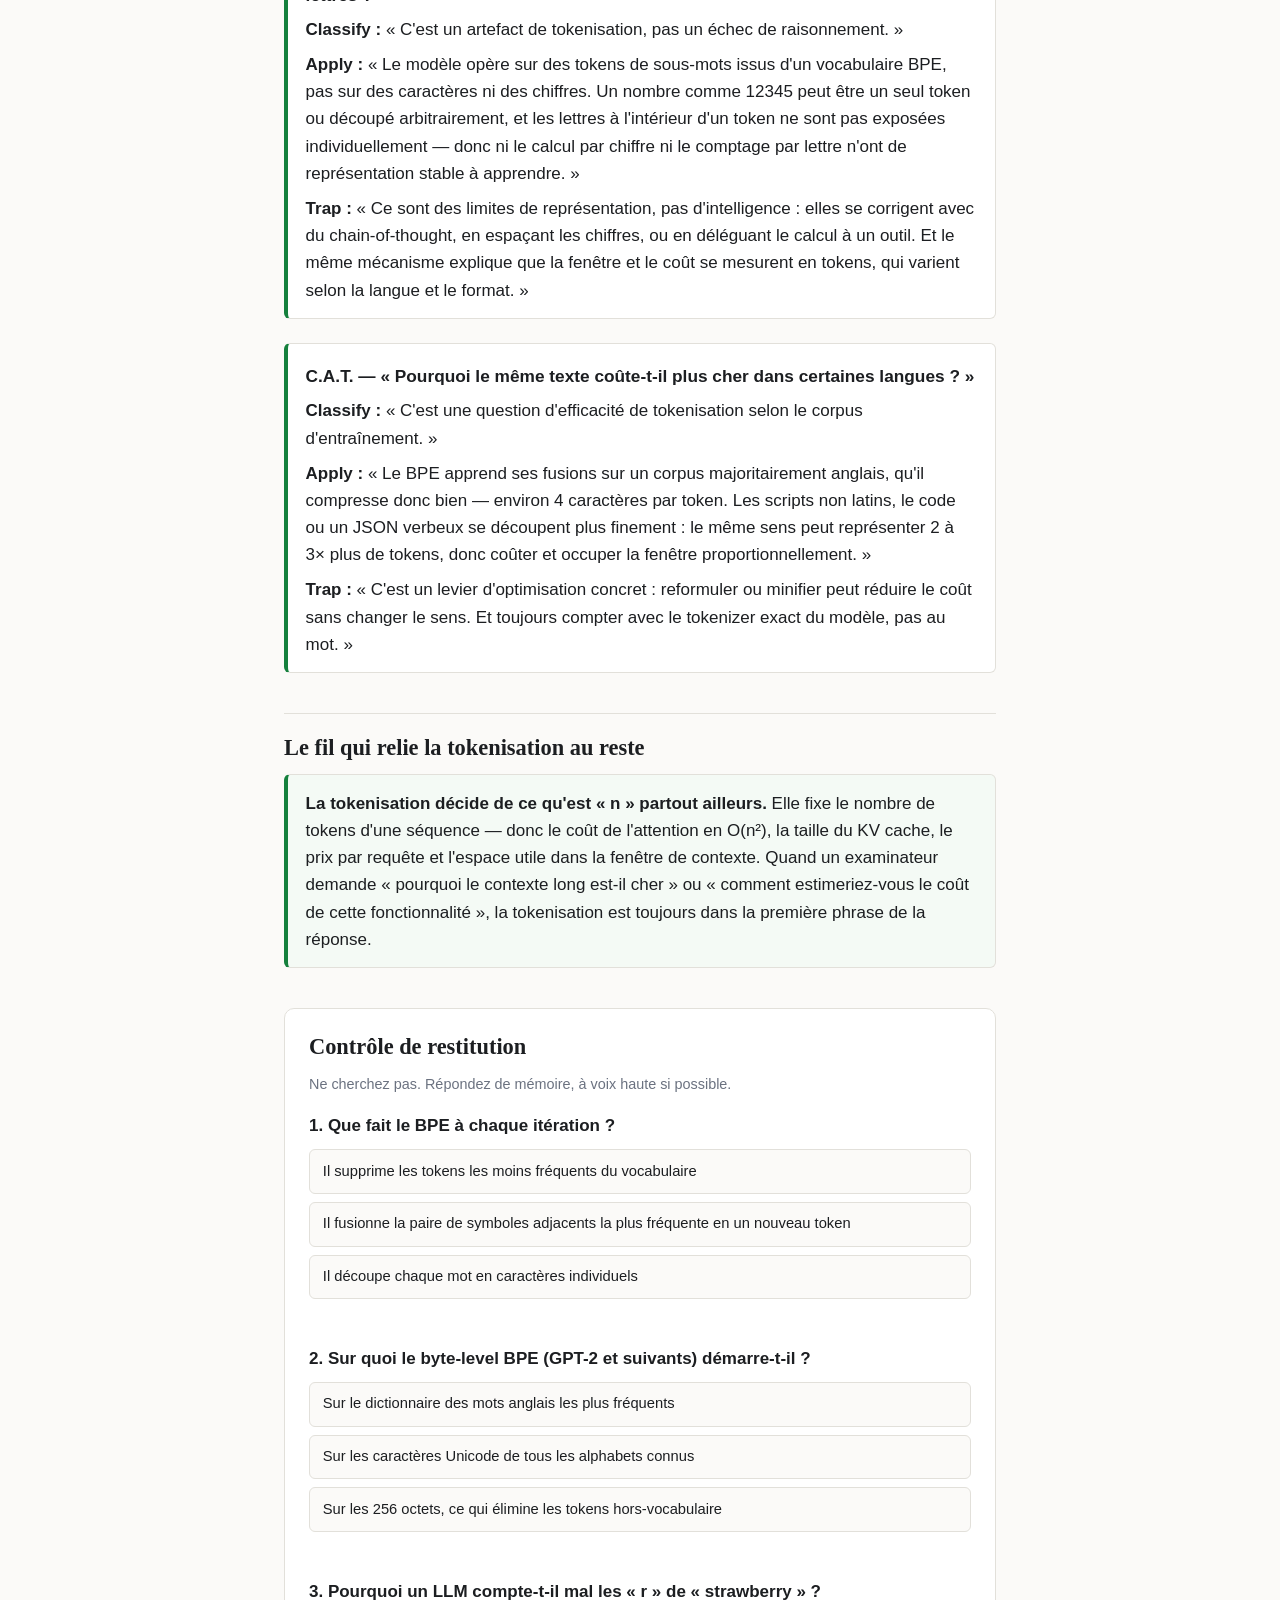
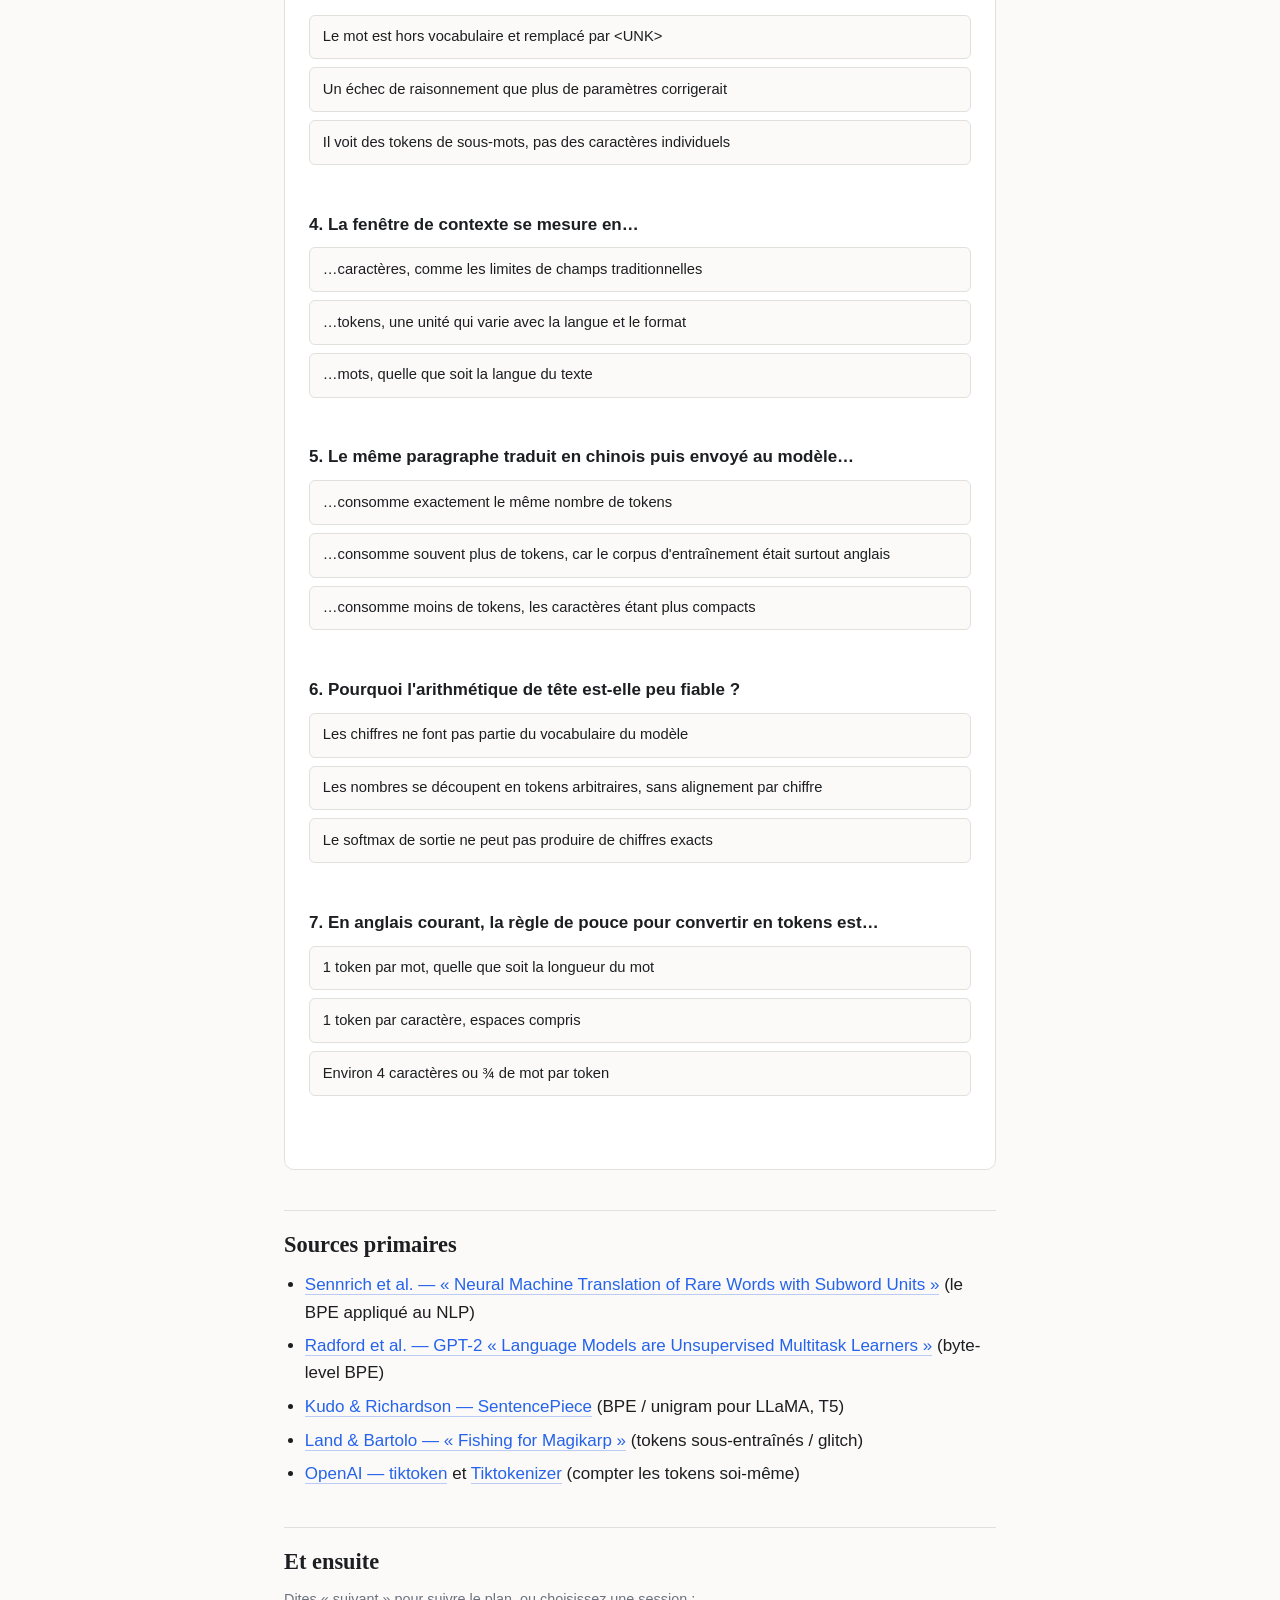
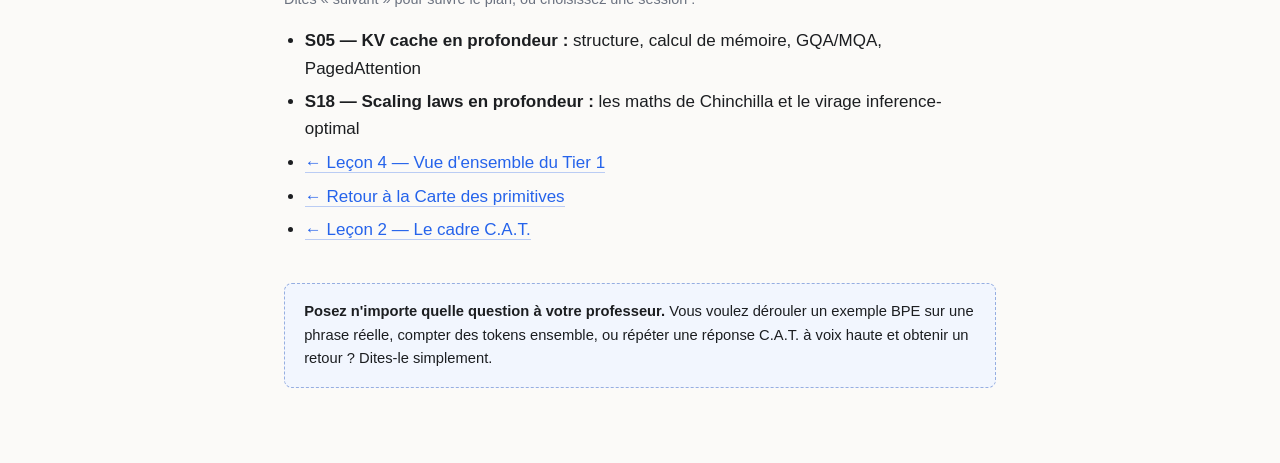
<file: lessons/0006-tokenization-bpe-quirks-fr.html>
<!DOCTYPE html>
<html lang="fr">
<head>
  <meta charset="UTF-8">
  <meta name="viewport" content="width=device-width, initial-scale=1.0">
  <title>Leçon 6 — Tokenisation : BPE, bizarreries et pièges d'entretien</title>
  <link rel="stylesheet" href="../assets/style.css">
  <style>
    .diagram {
      background: #fff;
      border: 1px solid var(--border);
      border-radius: 8px;
      padding: 1.25rem;
      margin: 0 0 1.5rem;
      overflow-x: auto;
    }
    .group-label {
      font-family: var(--mono);
      font-size: 0.72rem;
      letter-spacing: 0.06em;
      text-transform: uppercase;
      color: #fff;
      background: #1e3a5f;
      display: inline-block;
      padding: 0.2rem 0.6rem;
      border-radius: 4px;
      margin-bottom: 0.6rem;
    }
    .cat { border-left: 4px solid var(--ok); }
    .cat h3 { margin-top: 0.3rem; }
    .mono { font-family: var(--mono); font-size: 0.88rem; }
  </style>
</head>
<body>
<main>

  <div class="lesson-meta">Leçon 06 · Fondamentaux des LLM · Tier 1 — Internes du modèle</div>
  <h1>La tokenisation en profondeur : BPE, bizarreries et pièges d'entretien</h1>
  <p style="color:var(--muted); font-size:0.9rem; margin-bottom:2rem;">~22 min · Objectif entretien : dérouler le BPE pas à pas, expliquer pourquoi l'arithmétique et le comptage de lettres échouent, et relier la tokenisation au coût et à la fenêtre de contexte</p>

  <!-- ── POURQUOI CE SUJET ──────────────────────────────────────────── -->
  <div class="callout">
    <p>
      <strong>La tokenisation est la frontière entre le texte et le modèle.</strong> C'est le seul
      endroit du pipeline où ce que <em>vous</em> écrivez devient ce que la machine <em>voit</em>.
      Toutes les questions qui semblent « bizarres » sur les LLM — elles ne comptent pas les lettres,
      elles ratent l'arithmétique, le même texte coûte plus cher dans telle langue — remontent à ce
      découpage. En entretien, la tokenisation est le test de profondeur par excellence : on peut
      bluffer « les LLM utilisent des tokens », mais on ne peut pas dérouler le BPE à froid si on ne
      l'a pas compris.
    </p>
  </div>

  <p>
    Cette leçon couvre la primitive de la Carte (S06) en quatre temps : <strong>le mécanisme du BPE</strong>,
    <strong>token ≠ caractère ≠ mot</strong>, <strong>pourquoi l'arithmétique et le comptage échouent</strong>,
    et <strong>l'impact sur le coût et la fenêtre de contexte</strong>. Chaque partie se termine par la
    formulation prête pour l'entretien et le piège qui distingue celui qui a lu de celui qui a compris.
  </p>

  <!-- ══════════════════════════════════════════════════════════════════ -->
  <!-- 1. LE MÉCANISME -->
  <!-- ══════════════════════════════════════════════════════════════════ -->
  <h2>1 · Le mécanisme en une phrase</h2>
  <span class="group-label">BPE · Sous-mots · Vocabulaire</span>

  <div class="callout">
    <p>
      <strong>La tokenisation découpe le texte en unités de sous-mots que le modèle voit réellement ;
      le Byte-Pair Encoding (BPE) construit ce vocabulaire en fusionnant répétitivement la paire de
      symboles adjacents la plus fréquente.</strong>
    </p>
  </div>

  <h3>Le modèle ne lit ni des caractères ni des mots</h3>
  <p>
    Un LLM ne reçoit jamais de texte. Il reçoit une suite d'<strong>identifiants entiers</strong>, chacun
    pointant vers une entrée d'un <strong>vocabulaire fixe</strong> (typiquement 32k à 200k entrées).
    La tokenisation est la fonction qui transforme une chaîne en cette suite d'entiers — et
    inversement. Entre les deux, le modèle ne « voit » que le token.
  </p>

  <h3>L'algorithme du BPE, étape par étape</h3>
  <p>
    Le BPE a été inventé en 1994 comme schéma de compression, puis réutilisé en 2015 pour la traduction
    neuronale. La version utilisée par les LLM :
  </p>
  <ol>
    <li><strong>Initialiser</strong> le vocabulaire avec les unités de base — les caractères, ou plus souvent les 256 <em>octets</em>.</li>
    <li><strong>Compter</strong> les paires de symboles adjacents sur tout le corpus d'entraînement, pondérées par la fréquence des mots.</li>
    <li><strong>Fusionner</strong> la paire la plus fréquente en un nouveau symbole unique ; l'ajouter au vocabulaire.</li>
    <li><strong>Répéter</strong> les étapes 2–3 jusqu'à atteindre la taille de vocabulaire visée.</li>
  </ol>
  <p>
    Pour encoder un nouveau texte, on applique les fusions apprises <em>dans l'ordre</em> où elles ont
    été créées. C'est un schéma de compression glouton : les séquences les plus courantes finissent par
    tenir dans un unique token, et les chaînes rares retombent progressivement jusqu'aux octets.
  </p>

  <h3>Un exemple jouet, pas à pas</h3>
  <p>
    Corpus d'entraînement : <span class="mono">« aaab » ×5</span> et <span class="mono">« aaac » ×3</span>.
    Le tokenizer démarre avec les symboles de base <span class="mono">{a, b, c}</span>.
  </p>
  <table>
    <thead>
      <tr><th>Étape</th><th>Paires comptées (fréquence)</th><th>Fusion</th></tr>
    </thead>
    <tbody>
      <tr>
        <td>1</td>
        <td>(a,a)=16 &nbsp;·&nbsp; (a,b)=5 &nbsp;·&nbsp; (a,c)=3</td>
        <td><span class="mono">a + a → aa</span></td>
      </tr>
      <tr>
        <td>2</td>
        <td>(aa,a)=8 &nbsp;·&nbsp; (a,b)=5 &nbsp;·&nbsp; (a,c)=3</td>
        <td><span class="mono">aa + a → aaa</span></td>
      </tr>
      <tr>
        <td>3</td>
        <td>(aaa,b)=5 &nbsp;·&nbsp; (aaa,c)=3</td>
        <td><span class="mono">aaa + b → aaab</span></td>
      </tr>
      <tr>
        <td>4</td>
        <td>(aaa,c)=3</td>
        <td><span class="mono">aaa + c → aaac</span></td>
      </tr>
    </tbody>
  </table>
  <div class="diagram">
    <pre><code>AVANT :  a a a b        a a a c
APRÈS :  aaab           aaac      ← 4 fusions plus tard, 2 tokens au lieu de 8

Vocabulaire appris : {a, b, c, aa, aaa, aaab, aaac, ...}
Le BPE a « découvert » que « aaa » va ensemble, puis a distingué b / c à la fin.</code></pre>
  </div>

  <h3>Sur du vrai texte</h3>
  <p>
    Sur un corpus réel, les mêmes fusions produisent un vocabulaire plein de morceaux récurrents. Un mot
    très courant devient un token unique (« the »), un mot rare se découpe selon ses morphèmes connus
    (« tokenization » → « token » + « ization »), et une chaîne jamais vue finit par tomber sur des
    octets individuels.
  </p>

  <h3>Byte-level BPE : partir des octets, pas des caractères</h3>
  <p>
    Le GPT-2 (et la plupart des LLM modernes) utilise du <strong>byte-level BPE</strong> : les unités de
    base sont les <strong>256 octets</strong>, pas les caractères Unicode. Deux conséquences majeures :
  </p>
  <ul>
    <li><strong>Aucun token hors-vocabulaire (OOV).</strong> Tout texte — emoji, script rare, séquence binaire — est représentable avec les 256 octets. C'est ce qui a éliminé la plaie historique du « &lt;UNK&gt; ».</li>
    <li><strong>L'espace initial fait partie du token.</strong> En byte-level BPE, <span class="mono">"token"</span> et <span class="mono">" token"</span> (avec l'espace) sont des tokens <em>différents</em>. C'est un détail qui surprend, et une source classique de confusion quand on compte des tokens à la main.</li>
  </ul>

  <!-- ══════════════════════════════════════════════════════════════════ -->
  <!-- 2. TOKEN ≠ CARACTÈRE ≠ MOT -->
  <!-- ══════════════════════════════════════════════════════════════════ -->
  <h2>2 · Token ≠ caractère ≠ mot</h2>
  <span class="group-label">Ratios · Langues · Formats · Vocabulaires</span>

  <div class="callout">
    <p>
      <strong>Un token représente en moyenne environ 4 caractères ou ¾ d'un mot en anglais — mais ce
      ratio varie fortement selon la langue, le script et le format.</strong> Ne jamais assimiler
      « token » à « mot » ou « caractère » en entretien.
    </p>
  </div>

  <h3>Les tailles de vocabulaire en pratique</h3>
  <table>
    <thead>
      <tr><th>Tokenizer</th><th>Modèles (exemples)</th><th>Taille de vocab.</th></tr>
    </thead>
    <tbody>
      <tr><td><span class="mono">r50k_base</span></td><td>GPT-2, GPT-3</td><td>~50 000</td></tr>
      <tr><td><span class="mono">cl100k_base</span></td><td>GPT-4, GPT-3.5-turbo</td><td>~100 000</td></tr>
      <tr><td><span class="mono">o200k_base</span></td><td>GPT-4o, séries o</td><td>~200 000</td></tr>
      <tr><td>SentencePiece (BPE / unigram)</td><td>LLaMA 1–3, T5</td><td>32k → 128k</td></tr>
    </tbody>
  </table>
  <p>
    Un vocabulaire plus grand fait tenir plus de séquences dans un seul token — donc moins de tokens
    pour le même texte — mais alourdit la couche d'embedding et le softmax de sortie. C'est un
    compromis, pas une victoire gratuite.
  </p>

  <h3>Le même sens, un coût en tokens différent</h3>
  <p>
    Le BPE apprend sur un corpus majoritairement anglais, donc il compresse bien l'anglais. Pour tout le
    reste, il découpe plus finement :
  </p>
  <table>
    <thead>
      <tr><th>Contenu</th><th>Tokenisation</th><th>Conséquence</th></tr>
    </thead>
    <tbody>
      <tr>
        <td>Anglais courant</td>
        <td>~4 caractères / token, ~¾ mot / token</td>
        <td>La référence.</td>
      </tr>
      <tr>
        <td>Scripts non latins (chinois, arabe, hindi)</td>
        <td>Souvent 1 à 3 tokens par « mot »</td>
        <td>2 à 3× plus de tokens pour le même sens → plus cher, fenêtre utile plus courte.</td>
      </tr>
      <tr>
        <td>Code</td>
        <td>Variable : les identifiants rares se fragmentent</td>
        <td>L'indentation et les symboles consomment des tokens.</td>
      </tr>
      <tr>
        <td>JSON formaté vs. minifié</td>
        <td>Espaces, sauts de ligne, guillemets répétés</td>
        <td>Le formatage verbeux coûte des tokens sans porter d'information utile.</td>
      </tr>
    </tbody>
  </table>
  <div class="callout warn">
    <p>
      <strong>Le piège :</strong> « tokens » n'est pas une unité universelle. Le même paragraphe peut
      représenter 2 à 3× plus de tokens selon la langue ou le format. En entretien, ne dites jamais
      « environ un token par mot » — dites « environ ¾ d'un mot pour l'anglais, et ça varie beaucoup ».
      C'est aussi un <em>levier de coût réel</em> : minifier un JSON ou reformuler un prompt peut réduire
      la facture sans rien changer au sens.
    </p>
  </div>

  <!-- ══════════════════════════════════════════════════════════════════ -->
  <!-- 3. POURQUOI L'ARITHMÉTIQUE ÉCHOUE -->
  <!-- ══════════════════════════════════════════════════════════════════ -->
  <h2>3 · Pourquoi l'arithmétique et le comptage échouent</h2>
  <span class="group-label">Chiffres · « strawberry » · Alignement</span>

  <div class="callout">
    <p>
      <strong>Le modèle opère sur des tokens de sous-mots, pas sur des chiffres ni des lettres
      individuels, et cette découpe n'a aucune structure stable au niveau du chiffre ou de la lettre.</strong>
    </p>
  </div>

  <h3>Les nombres n'ont pas de découpage cohérent</h3>
  <p>
    Un nombre comme <span class="mono">12345</span> peut être un seul token, ou découpé en
    <span class="mono">12</span> + <span class="mono">345</span>, ou autrement — selon ce qui était
    fréquent dans le corpus. <span class="mono">100</span> est souvent un token unique alors que
    <span class="mono">101</span> ne l'est pas. Il n'y a donc <strong>pas de grille de chiffres
    alignée</strong> : pour additionner deux nombres, il faut aligner les unités, les dizaines, les
    centaines — mais le modèle ne voit jamais cette grille. Chaque chiffre « flotte » à l'intérieur d'un
    token arbitraire.
  </p>
  <div class="diagram">
    <pre><code>Ce que vous tapez :          1 2 3 4 5
Ce que le modèle reçoit :   [ "123" ] [ "45" ]      ← deux tokens, frontière arbitraire

Une addition exige :            1 2 3
                             +    4 5
                               -------
                                1 6 8
                             l'alignement des colonnes n'existe pas côté tokens</code></pre>
  </div>

  <h3>« Combien de r dans strawberry ? »</h3>
  <p>
    Le modèle ne voit pas les lettres <span class="mono">s-t-r-a-w-b-e-r-r-y</span>. Il voit une poignée
    de tokens de sous-mots ; les caractères à l'intérieur d'un token ne lui sont jamais exposés
    individuellement. Compter des lettres est donc une opération qu'il doit <em>simuler</em>, pas lire.
    Ce n'est pas un échec de « raisonnement » à proprement parler — c'est un artefact de représentation.
  </p>

  <div class="callout warn">
    <p>
      <strong>La bonne nuance (celle qui marque des points) :</strong> ces limites se corrigent.
      Faire écrire les étapes au modèle (chain-of-thought), espacer les chiffres, ou — mieux — déléguer
      le calcul à un <em>outil</em> (interpréteur de code, calculatrice) rétablit la fiabilité. Ne dites
      pas « les LLM ne savent pas calculer » ; dites « l'arithmétique de tête est peu fiable à cause de
      la tokenisation, et se règle avec CoT ou un outil externe ».
    </p>
  </div>

  <!-- ══════════════════════════════════════════════════════════════════ -->
  <!-- 4. COÛT ET FENÊTRE DE CONTEXTE -->
  <!-- ══════════════════════════════════════════════════════════════════ -->
  <h2>4 · Coût et fenêtre de contexte : tout est en tokens</h2>
  <span class="group-label">Fenêtre · Tarification · Comptage</span>

  <div class="callout">
    <p>
      <strong>La fenêtre de contexte, la tarification et les limites de débit sont tous mesurés en
      tokens — jamais en caractères ni en mots.</strong>
    </p>
  </div>

  <p>
    Un « contexte de 200K » vaut 200K tokens, soit à peu près 150K mots en anglais — mais nettement
    moins en code, en scripts non latins ou en longs nombres, qui se tokenisent moins efficacement. De
    même, on paie par token : <strong>l'entrée et la sortie n'ont pas le même prix</strong> (la sortie
    est généralement plus chère), et le nombre de tokens est le multiplicateur direct de la facture.
  </p>

  <div class="callout warn">
    <p>
      <strong>Le réflexe professionnel :</strong> on n'estime jamais un coût « au mot ». On compte avec
      le <em>tokenizer exact du modèle</em> utilisé (tiktoken, <span class="mono">transformers</span>,
      SentencePiece). C'est un réflexe de Tier 4 qui impressionne : « j'ai mesuré avec le tokenizer du
      modèle, pas avec <span class="mono">len(texte) / 4</span> ».
    </p>
  </div>

  <!-- ══════════════════════════════════════════════════════════════════ -->
  <!-- 5. LES PIÈGES D'ENTRETIEN -->
  <!-- ══════════════════════════════════════════════════════════════════ -->
  <h2>5 · Les pièges d'entretien</h2>
  <span class="group-label">Tokens glitch · Espace · Spéciaux</span>

  <h3>Deux bizarreries qui font mouche</h3>
  <p>
    <strong>Les tokens « glitch » / sous-entraînés.</strong> Un vocabulaire peut contenir des tokens
    présents dans le corpus de tokenisation mais quasi jamais vus à l'entraînement du modèle
    (l'exemple célèbre : <span class="mono">" SolidGoldMagikarp"</span>, issu d'un pseudo Reddit présent
    dans les données de tokenisation mais pas d'entraînement). Le modèle a alors un embedding presque non
    entraîné pour ce token, et ses réponses peuvent devenir incohérentes. C'est la preuve qu'un tokenizer
    est un objet <em>séparé</em> du modèle, entraîné sur un corpus qui peut différer.
  </p>
  <p>
    <strong>Les tokens spéciaux.</strong> Les tokenizers réservent des tokens de contrôle hors texte
    réel (début/fin de séquence, remplissage, rôles de chat comme <span class="mono">&lt;|im_start|&gt;</span>
    ou <span class="mono">[INST]</span>). Ils ne doivent jamais être produits par l'utilisateur ;
    les injecter via l'entrée est une classe connue de faille (prompt injection au niveau des tokens).
  </p>

  <table>
    <thead>
      <tr><th>Piège</th><th>Pourquoi cela se produit</th></tr>
    </thead>
    <tbody>
      <tr>
        <td>Compter les lettres (« strawberry »)</td>
        <td>Le modèle voit des tokens de sous-mots, pas des caractères individuels.</td>
      </tr>
      <tr>
        <td>Arithmétique peu fiable</td>
        <td>Les nombres sont découpés en tokens arbitraires ; pas d'alignement par chiffre.</td>
      </tr>
      <tr>
        <td>« tokens ≈ mots »</td>
        <td>Faux : ~¾ de mot en anglais seulement, et cela varie selon le contenu.</td>
      </tr>
      <tr>
        <td>La fenêtre = des caractères</td>
        <td>Non : elle se compte en tokens, donc varie avec la langue et le format.</td>
      </tr>
      <tr>
        <td>Même texte = même coût</td>
        <td>Non : langue et format font varier le nombre de tokens de 2 à 3×.</td>
      </tr>
      <tr>
        <td><span class="mono">"token"</span> vs <span class="mono">" token"</span></td>
        <td>En byte-level BPE, l'espace initial fait partie du token — deux tokens distincts.</td>
      </tr>
      <tr>
        <td>Tokens glitch / spéciaux</td>
        <td>Vocabulaire partiellement entraîné, et tokens de contrôle injectables.</td>
      </tr>
    </tbody>
  </table>

  <!-- ══════════════════════════════════════════════════════════════════ -->
  <!-- C.A.T. -->
  <!-- ══════════════════════════════════════════════════════════════════ -->
  <div class="callout cat">
    <h3>C.A.T. — « Pourquoi les LLM échouent-ils sur l'arithmétique ou le comptage de lettres ? »</h3>
    <p><strong>Classify :</strong> « C'est un artefact de tokenisation, pas un échec de raisonnement. »</p>
    <p><strong>Apply :</strong> « Le modèle opère sur des tokens de sous-mots issus d'un vocabulaire BPE, pas sur des caractères ni des chiffres. Un nombre comme 12345 peut être un seul token ou découpé arbitrairement, et les lettres à l'intérieur d'un token ne sont pas exposées individuellement — donc ni le calcul par chiffre ni le comptage par lettre n'ont de représentation stable à apprendre. »</p>
    <p><strong>Trap :</strong> « Ce sont des limites de représentation, pas d'intelligence : elles se corrigent avec du chain-of-thought, en espaçant les chiffres, ou en déléguant le calcul à un outil. Et le même mécanisme explique que la fenêtre et le coût se mesurent en tokens, qui varient selon la langue et le format. »</p>
  </div>

  <div class="callout cat">
    <h3>C.A.T. — « Pourquoi le même texte coûte-t-il plus cher dans certaines langues ? »</h3>
    <p><strong>Classify :</strong> « C'est une question d'efficacité de tokenisation selon le corpus d'entraînement. »</p>
    <p><strong>Apply :</strong> « Le BPE apprend ses fusions sur un corpus majoritairement anglais, qu'il compresse donc bien — environ 4 caractères par token. Les scripts non latins, le code ou un JSON verbeux se découpent plus finement : le même sens peut représenter 2 à 3× plus de tokens, donc coûter et occuper la fenêtre proportionnellement. »</p>
    <p><strong>Trap :</strong> « C'est un levier d'optimisation concret : reformuler ou minifier peut réduire le coût sans changer le sens. Et toujours compter avec le tokenizer exact du modèle, pas au mot. »</p>
  </div>

  <!-- ══════════════════════════════════════════════════════════════════ -->
  <!-- LE FIL CONDUCTEUR -->
  <!-- ══════════════════════════════════════════════════════════════════ -->
  <h2>Le fil qui relie la tokenisation au reste</h2>
  <div class="callout ok">
    <p>
      <strong>La tokenisation décide de ce qu'est « n » partout ailleurs.</strong> Elle fixe le nombre
      de tokens d'une séquence — donc le coût de l'attention en O(n²), la taille du KV cache, le prix
      par requête et l'espace utile dans la fenêtre de contexte. Quand un examinateur demande « pourquoi
      le contexte long est-il cher » ou « comment estimeriez-vous le coût de cette fonctionnalité »,
      la tokenisation est toujours dans la première phrase de la réponse.
    </p>
  </div>

  <!-- ── QUIZ ───────────────────────────────────────────────────────── -->
  <div class="quiz">
    <h2>Contrôle de restitution</h2>
    <p style="color:var(--muted); font-size:0.9rem; margin-bottom:1rem;">Ne cherchez pas. Répondez de mémoire, à voix haute si possible.</p>

    <div class="quiz-q" id="q1">
      <p>1. Que fait le BPE à chaque itération ?</p>
      <button class="quiz-option" onclick="answer(this,'wrong')">Il supprime les tokens les moins fréquents du vocabulaire</button>
      <button class="quiz-option" onclick="answer(this,'correct')">Il fusionne la paire de symboles adjacents la plus fréquente en un nouveau token</button>
      <button class="quiz-option" onclick="answer(this,'wrong')">Il découpe chaque mot en caractères individuels</button>
      <div class="quiz-feedback"></div>
    </div>

    <div class="quiz-q" id="q2">
      <p>2. Sur quoi le byte-level BPE (GPT-2 et suivants) démarre-t-il ?</p>
      <button class="quiz-option" onclick="answer(this,'wrong')">Sur le dictionnaire des mots anglais les plus fréquents</button>
      <button class="quiz-option" onclick="answer(this,'wrong')">Sur les caractères Unicode de tous les alphabets connus</button>
      <button class="quiz-option" onclick="answer(this,'correct')">Sur les 256 octets, ce qui élimine les tokens hors-vocabulaire</button>
      <div class="quiz-feedback"></div>
    </div>

    <div class="quiz-q" id="q3">
      <p>3. Pourquoi un LLM compte-t-il mal les « r » de « strawberry » ?</p>
      <button class="quiz-option" onclick="answer(this,'wrong')">Le mot est hors vocabulaire et remplacé par &lt;UNK&gt;</button>
      <button class="quiz-option" onclick="answer(this,'wrong')">Un échec de raisonnement que plus de paramètres corrigerait</button>
      <button class="quiz-option" onclick="answer(this,'correct')">Il voit des tokens de sous-mots, pas des caractères individuels</button>
      <div class="quiz-feedback"></div>
    </div>

    <div class="quiz-q" id="q4">
      <p>4. La fenêtre de contexte se mesure en…</p>
      <button class="quiz-option" onclick="answer(this,'wrong')">…caractères, comme les limites de champs traditionnelles</button>
      <button class="quiz-option" onclick="answer(this,'correct')">…tokens, une unité qui varie avec la langue et le format</button>
      <button class="quiz-option" onclick="answer(this,'wrong')">…mots, quelle que soit la langue du texte</button>
      <div class="quiz-feedback"></div>
    </div>

    <div class="quiz-q" id="q5">
      <p>5. Le même paragraphe traduit en chinois puis envoyé au modèle…</p>
      <button class="quiz-option" onclick="answer(this,'wrong')">…consomme exactement le même nombre de tokens</button>
      <button class="quiz-option" onclick="answer(this,'correct')">…consomme souvent plus de tokens, car le corpus d'entraînement était surtout anglais</button>
      <button class="quiz-option" onclick="answer(this,'wrong')">…consomme moins de tokens, les caractères étant plus compacts</button>
      <div class="quiz-feedback"></div>
    </div>

    <div class="quiz-q" id="q6">
      <p>6. Pourquoi l'arithmétique de tête est-elle peu fiable ?</p>
      <button class="quiz-option" onclick="answer(this,'wrong')">Les chiffres ne font pas partie du vocabulaire du modèle</button>
      <button class="quiz-option" onclick="answer(this,'correct')">Les nombres se découpent en tokens arbitraires, sans alignement par chiffre</button>
      <button class="quiz-option" onclick="answer(this,'wrong')">Le softmax de sortie ne peut pas produire de chiffres exacts</button>
      <div class="quiz-feedback"></div>
    </div>

    <div class="quiz-q" id="q7">
      <p>7. En anglais courant, la règle de pouce pour convertir en tokens est…</p>
      <button class="quiz-option" onclick="answer(this,'wrong')">1 token par mot, quelle que soit la longueur du mot</button>
      <button class="quiz-option" onclick="answer(this,'wrong')">1 token par caractère, espaces compris</button>
      <button class="quiz-option" onclick="answer(this,'correct')">Environ 4 caractères ou ¾ de mot par token</button>
      <div class="quiz-feedback"></div>
    </div>

    <div id="score-banner" class="score-banner"></div>
  </div>

  <!-- ── SOURCES PRIMAIRES ───────────────────────────────────────────── -->
  <h2>Sources primaires</h2>
  <ul>
    <li><a href="https://arxiv.org/abs/1508.07909" target="_blank">Sennrich et al. — « Neural Machine Translation of Rare Words with Subword Units »</a> (le BPE appliqué au NLP)</li>
    <li><a href="https://openai.com/research/language-unsupervised" target="_blank">Radford et al. — GPT-2 « Language Models are Unsupervised Multitask Learners »</a> (byte-level BPE)</li>
    <li><a href="https://arxiv.org/abs/1808.06226" target="_blank">Kudo &amp; Richardson — SentencePiece</a> (BPE / unigram pour LLaMA, T5)</li>
    <li><a href="https://arxiv.org/abs/2405.05417" target="_blank">Land &amp; Bartolo — « Fishing for Magikarp »</a> (tokens sous-entraînés / glitch)</li>
    <li><a href="https://github.com/openai/tiktoken" target="_blank">OpenAI — tiktoken</a> et <a href="https://tiktokenizer.vercel.app" target="_blank">Tiktokenizer</a> (compter les tokens soi-même)</li>
  </ul>

  <!-- ── ET ENSUITE ──────────────────────────────────────────────────── -->
  <h2>Et ensuite</h2>
  <p style="color:var(--muted); font-size:0.9rem;">
    Dites « suivant » pour suivre le plan, ou choisissez une session :
  </p>
  <ul>
    <li><strong>S05 — KV cache en profondeur :</strong> structure, calcul de mémoire, GQA/MQA, PagedAttention</li>
    <li><strong>S18 — Scaling laws en profondeur :</strong> les maths de Chinchilla et le virage inference-optimal</li>
    <li><a href="0004-tier1-how-llms-think-fr.html">← Leçon 4 — Vue d'ensemble du Tier 1</a></li>
    <li><a href="0003-llm-primitives-map.html">← Retour à la Carte des primitives</a></li>
    <li><a href="0002-interview-framework.html">← Leçon 2 — Le cadre C.A.T.</a></li>
  </ul>

  <div class="ask-teacher">
    <strong>Posez n'importe quelle question à votre professeur.</strong> Vous voulez dérouler un exemple
    BPE sur une phrase réelle, compter des tokens ensemble, ou répéter une réponse C.A.T. à voix haute
    et obtenir un retour ? Dites-le simplement.
  </div>

</main>

<script>
  let answered = {};
  const TOTAL = 7;
  const feedbacks = {
    correct: "Correct.",
    wrong: "Pas tout à fait — relisez la section ci-dessus et réessayez."
  };

  function answer(btn, result) {
    const qDiv = btn.closest('.quiz-q');
    const qId = qDiv.id;
    if (answered[qId]) return;
    answered[qId] = result;

    qDiv.querySelectorAll('.quiz-option').forEach(b => b.disabled = true);
    btn.classList.add(result);
    qDiv.querySelector('.quiz-feedback').textContent = feedbacks[result];

    if (Object.keys(answered).length === TOTAL) {
      const correct = Object.values(answered).filter(v => v === 'correct').length;
      const banner = document.getElementById('score-banner');
      banner.textContent = correct >= 6
        ? `${correct}/${TOTAL} — solide. Vous savez ce que le modèle voit réellement.`
        : `${correct}/${TOTAL} — revoyez les erreurs, puis expliquez le BPE et le piège « strawberry » à voix haute.`;
      banner.classList.add('show', correct >= 6 ? 'pass' : 'fail');
    }
  }
</script>
</body>
</html>
</file>
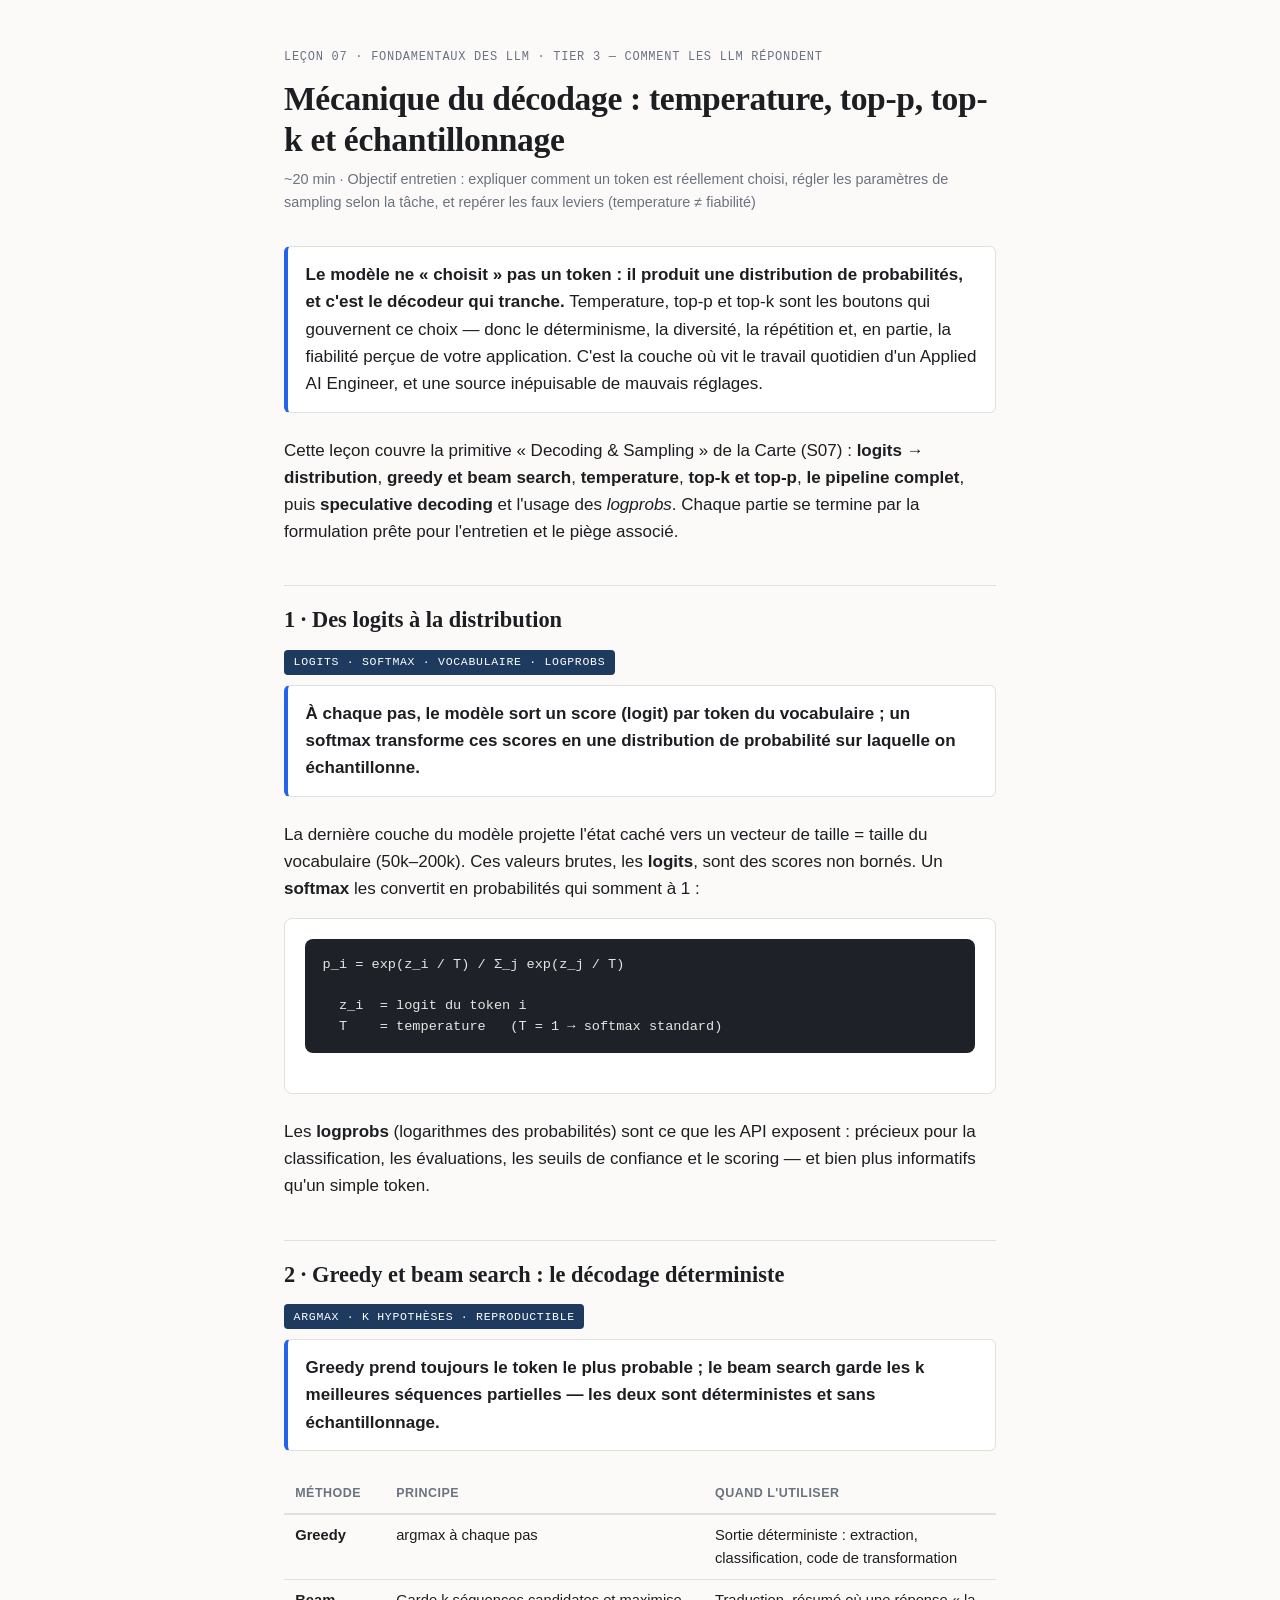
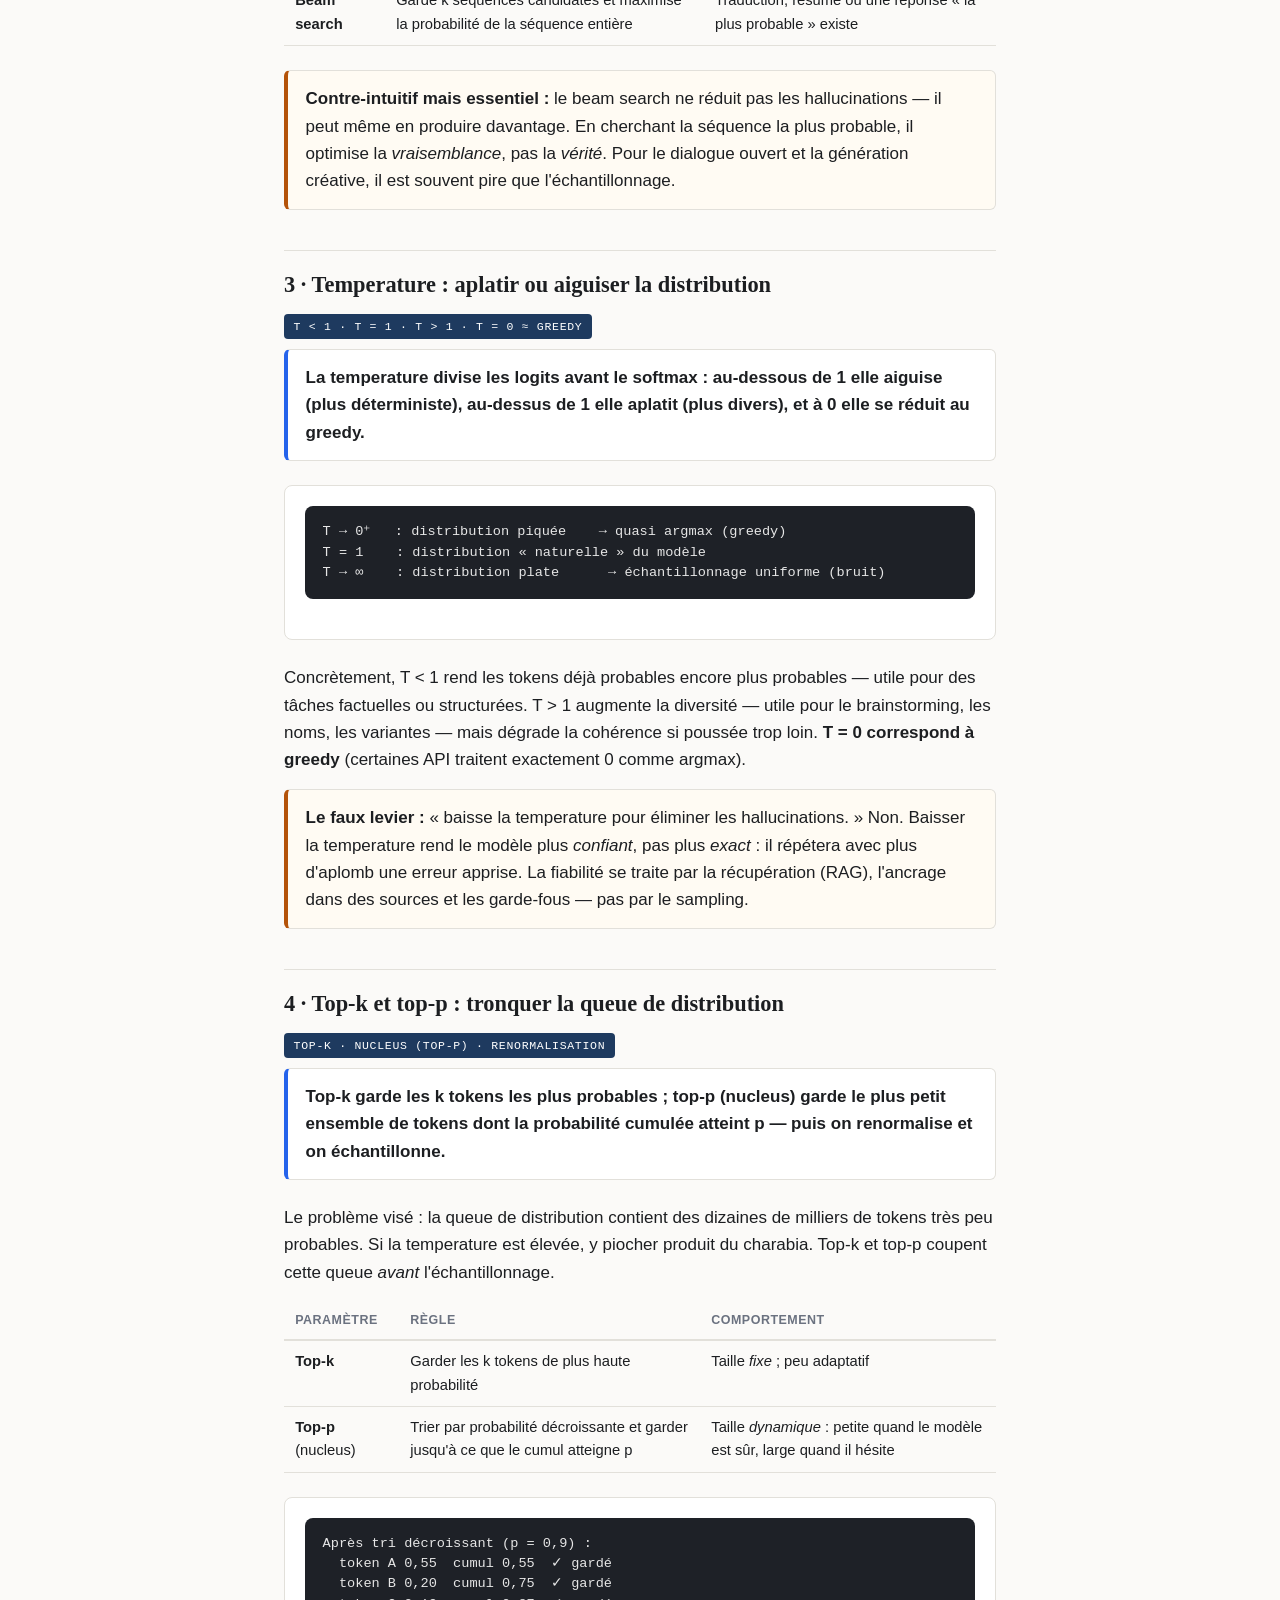
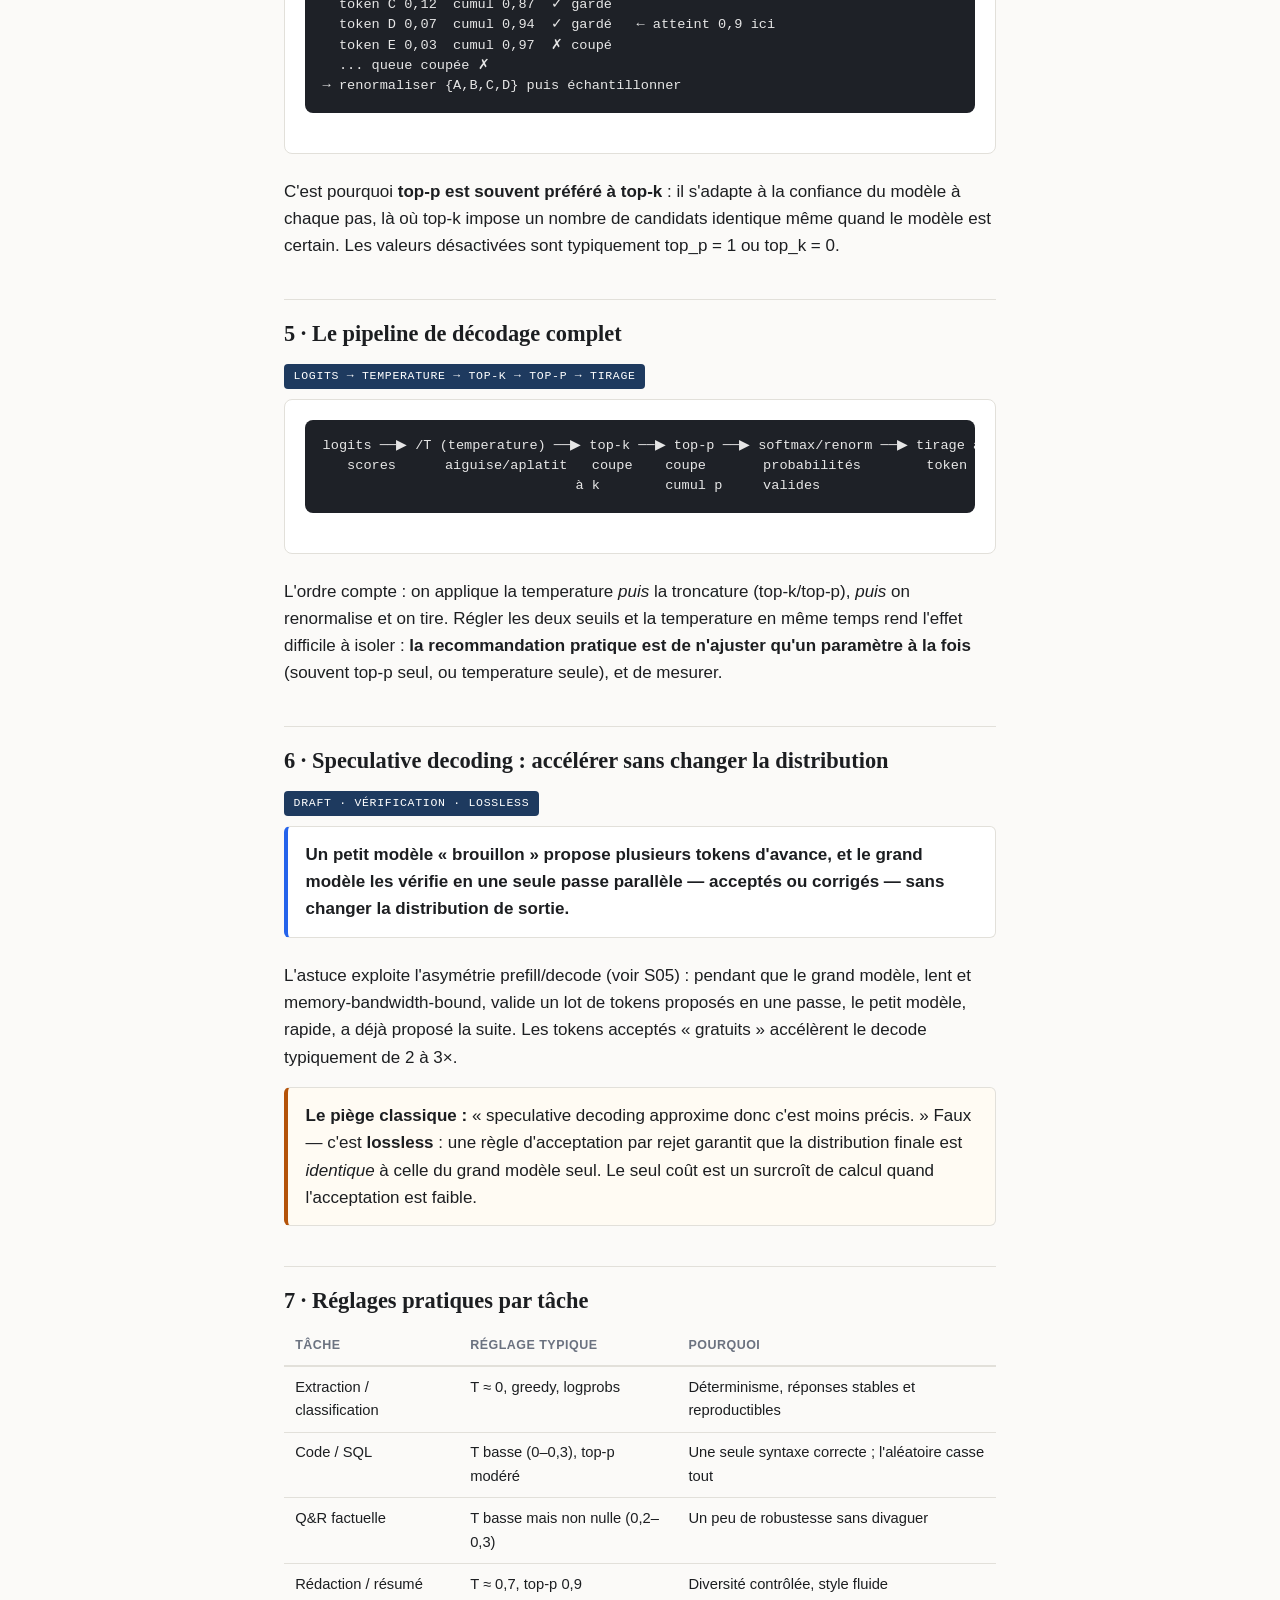
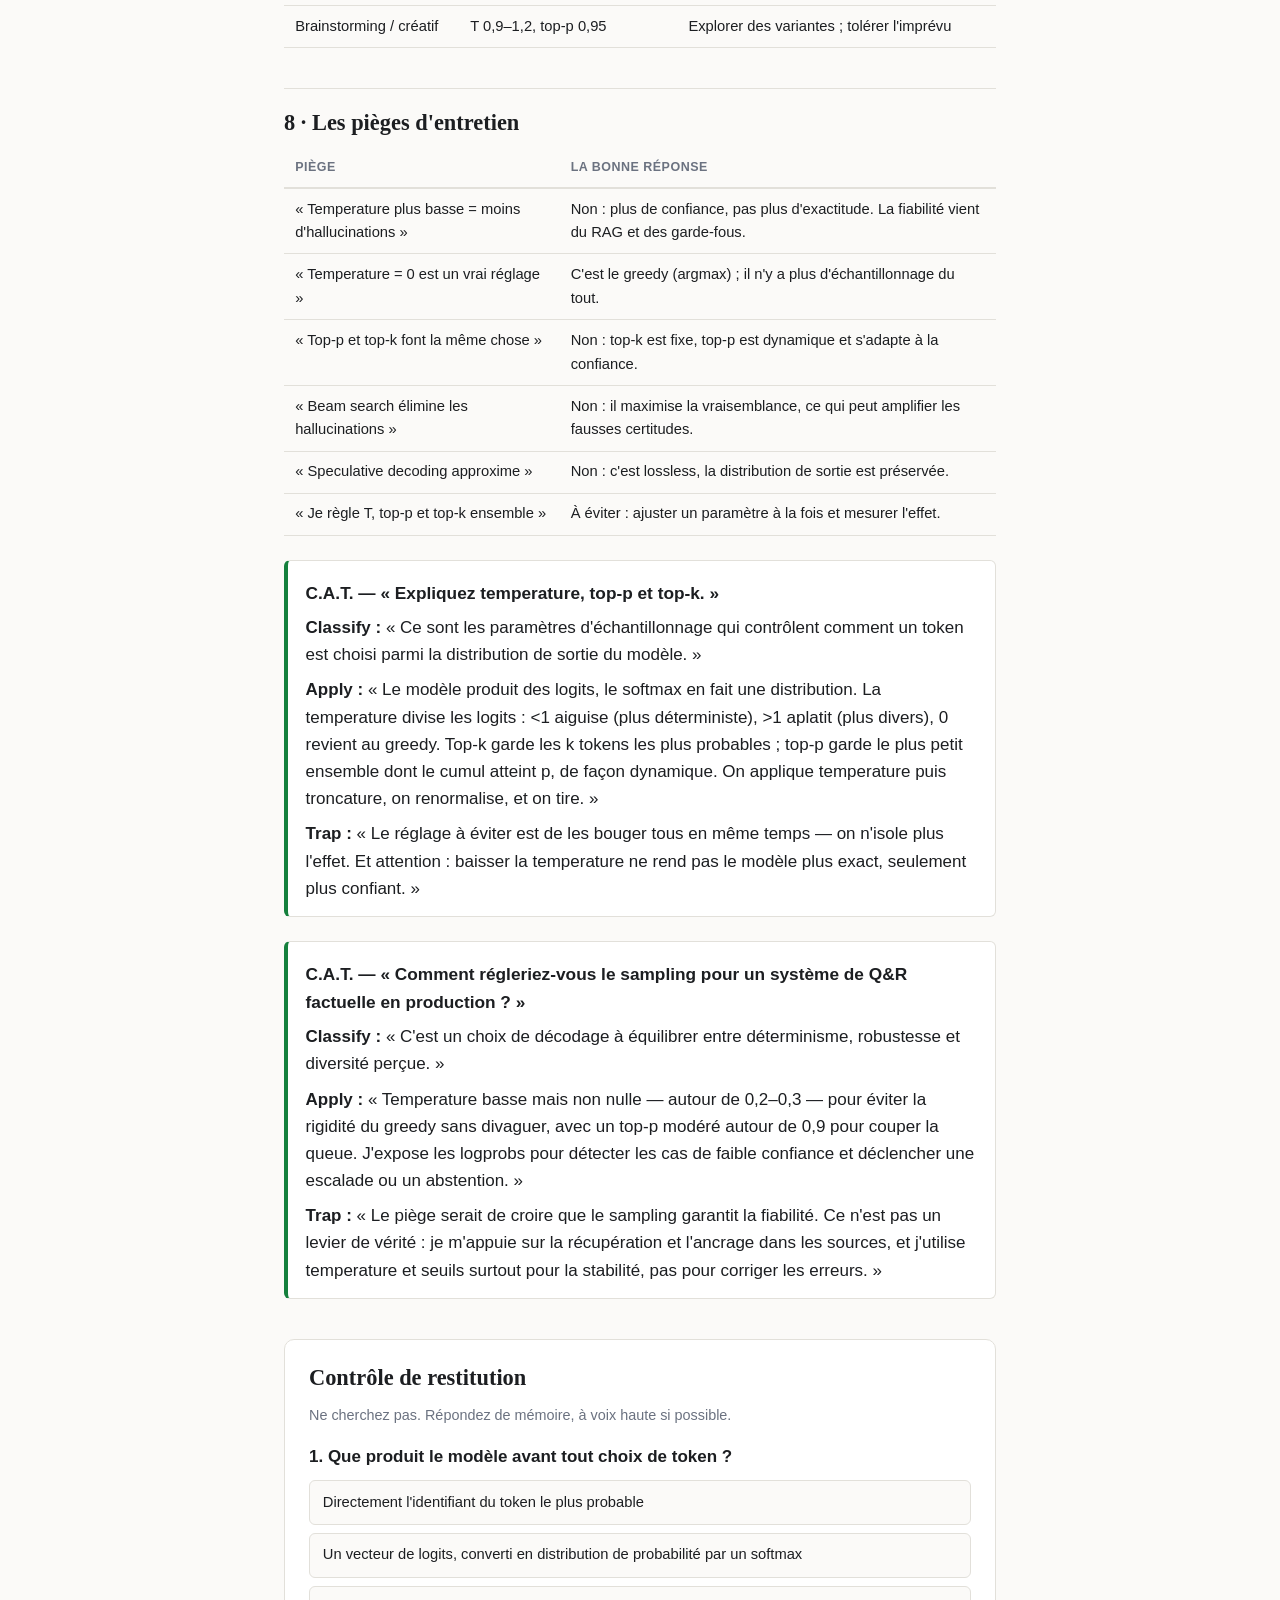
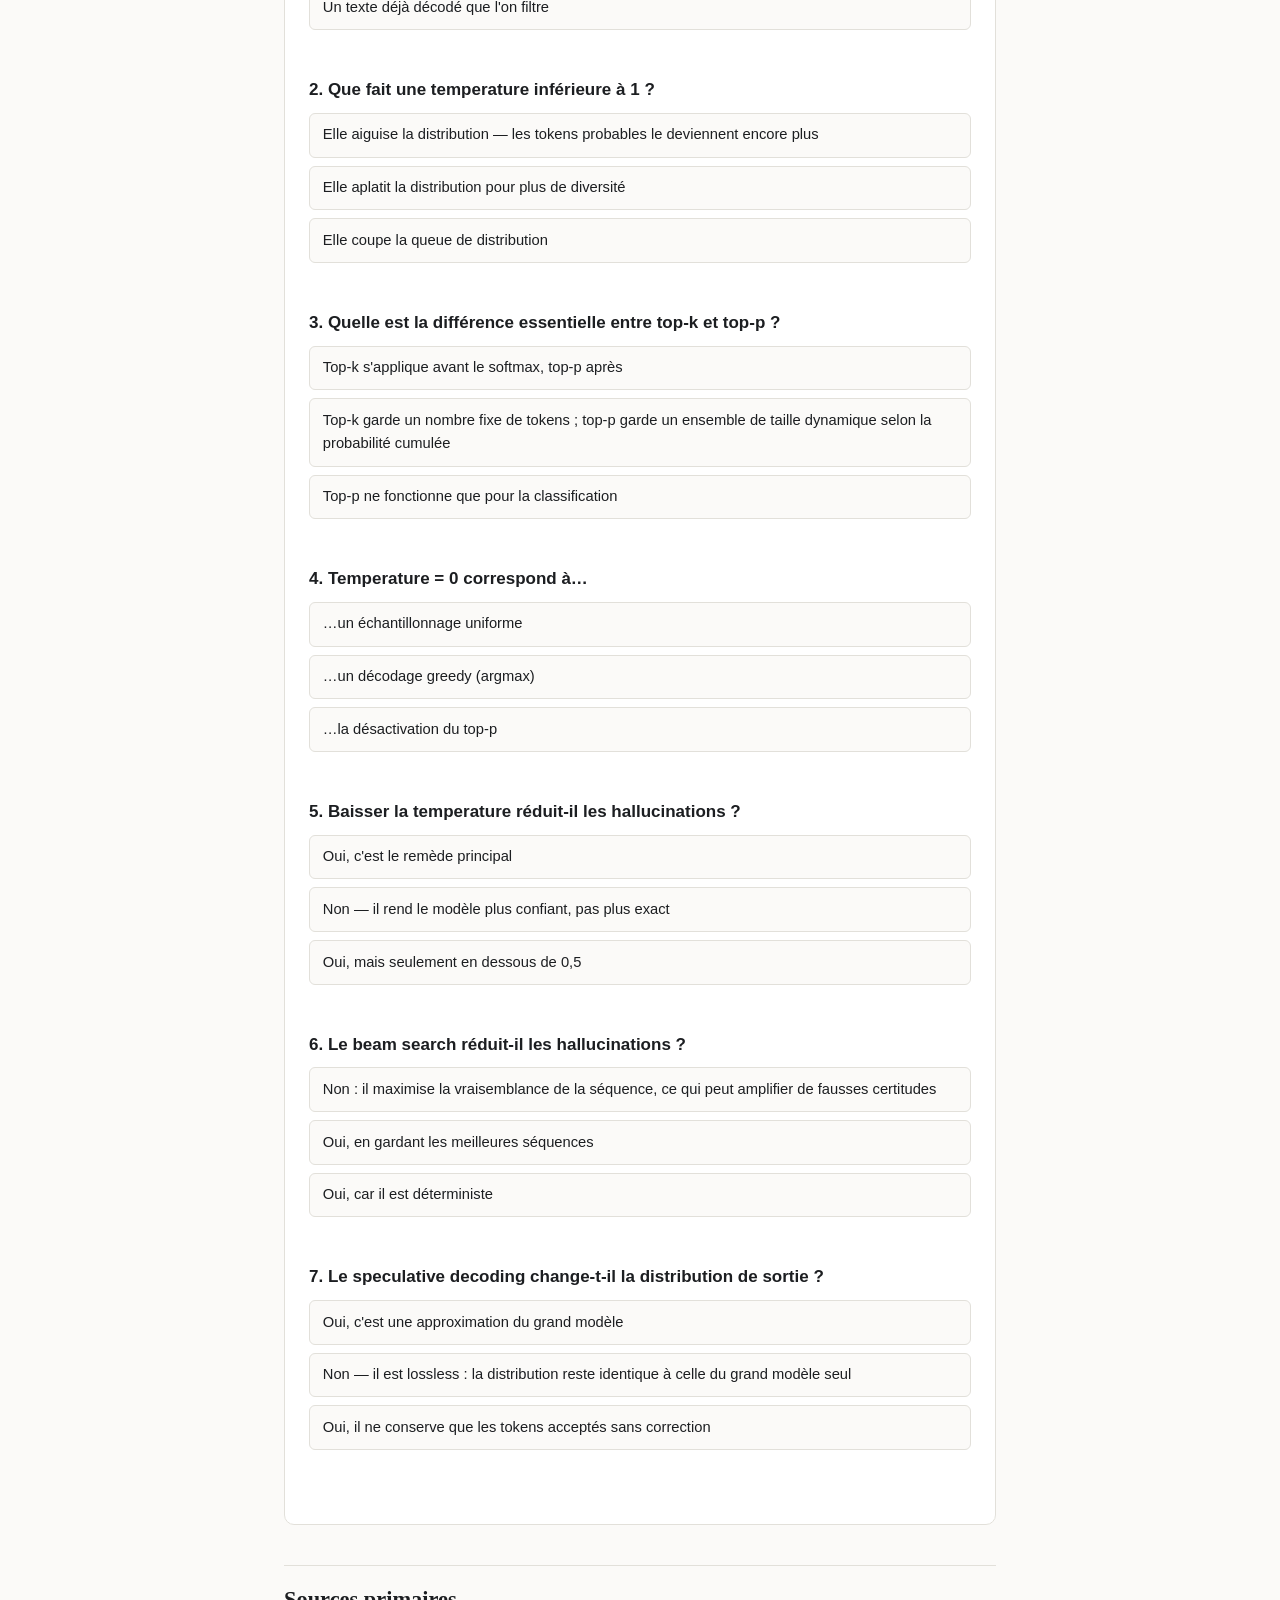
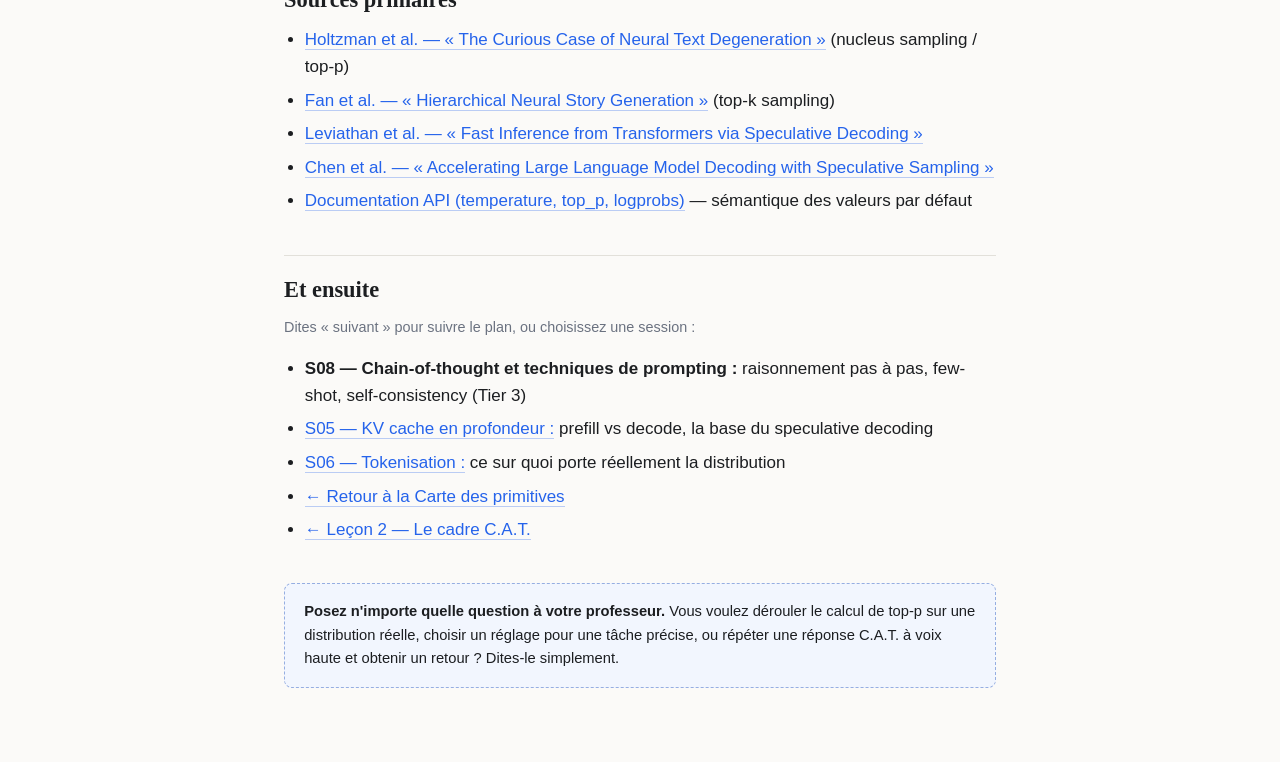
<file: lessons/0007-decoding-sampling-fr.html>
<!DOCTYPE html>
<html lang="fr">
<head>
  <meta charset="UTF-8">
  <meta name="viewport" content="width=device-width, initial-scale=1.0">
  <title>Leçon 7 — Décodage : temperature, top-p, top-k et échantillonnage</title>
  <link rel="stylesheet" href="../assets/style.css">
  <style>
    .diagram {
      background: #fff;
      border: 1px solid var(--border);
      border-radius: 8px;
      padding: 1.25rem;
      margin: 0 0 1.5rem;
      overflow-x: auto;
    }
    .group-label {
      font-family: var(--mono);
      font-size: 0.72rem;
      letter-spacing: 0.06em;
      text-transform: uppercase;
      color: #fff;
      background: #1e3a5f;
      display: inline-block;
      padding: 0.2rem 0.6rem;
      border-radius: 4px;
      margin-bottom: 0.6rem;
    }
    .cat { border-left: 4px solid var(--ok); }
    .cat h3 { margin-top: 0.3rem; }
    .mono { font-family: var(--mono); font-size: 0.88rem; }
  </style>
</head>
<body>
<main>

  <div class="lesson-meta">Leçon 07 · Fondamentaux des LLM · Tier 3 — Comment les LLM répondent</div>
  <h1>Mécanique du décodage : temperature, top-p, top-k et échantillonnage</h1>
  <p style="color:var(--muted); font-size:0.9rem; margin-bottom:2rem;">~20 min · Objectif entretien : expliquer comment un token est réellement choisi, régler les paramètres de sampling selon la tâche, et repérer les faux leviers (temperature ≠ fiabilité)</p>

  <!-- ── POURQUOI CE SUJET ──────────────────────────────────────────── -->
  <div class="callout">
    <p>
      <strong>Le modèle ne « choisit » pas un token : il produit une distribution de probabilités, et
      c'est le décodeur qui tranche.</strong> Temperature, top-p et top-k sont les boutons qui gouvernent
      ce choix — donc le déterminisme, la diversité, la répétition et, en partie, la fiabilité perçue de
      votre application. C'est la couche où vit le travail quotidien d'un Applied AI Engineer, et une
      source inépuisable de mauvais réglages.
    </p>
  </div>

  <p>
    Cette leçon couvre la primitive « Decoding &amp; Sampling » de la Carte (S07) : <strong>logits →
    distribution</strong>, <strong>greedy et beam search</strong>, <strong>temperature</strong>,
    <strong>top-k et top-p</strong>, <strong>le pipeline complet</strong>, puis <strong>speculative
    decoding</strong> et l'usage des <em>logprobs</em>. Chaque partie se termine par la formulation
    prête pour l'entretien et le piège associé.
  </p>

  <!-- ══════════════════════════════════════════════════════════════════ -->
  <!-- 1. DES LOGITS À LA DISTRIBUTION -->
  <!-- ══════════════════════════════════════════════════════════════════ -->
  <h2>1 · Des logits à la distribution</h2>
  <span class="group-label">Logits · Softmax · Vocabulaire · Logprobs</span>

  <div class="callout">
    <p>
      <strong>À chaque pas, le modèle sort un score (logit) par token du vocabulaire ; un softmax
      transforme ces scores en une distribution de probabilité sur laquelle on échantillonne.</strong>
    </p>
  </div>

  <p>
    La dernière couche du modèle projette l'état caché vers un vecteur de taille = taille du vocabulaire
    (50k–200k). Ces valeurs brutes, les <strong>logits</strong>, sont des scores non bornés. Un
    <strong>softmax</strong> les convertit en probabilités qui somment à 1 :
  </p>
  <div class="diagram">
    <pre><code>p_i = exp(z_i / T) / Σ_j exp(z_j / T)

  z_i  = logit du token i
  T    = temperature   (T = 1 → softmax standard)</code></pre>
  </div>
  <p>
    Les <strong>logprobs</strong> (logarithmes des probabilités) sont ce que les API exposent : précieux
    pour la classification, les évaluations, les seuils de confiance et le scoring — et bien plus
    informatifs qu'un simple token.
  </p>

  <!-- ══════════════════════════════════════════════════════════════════ -->
  <!-- 2. GREEDY ET BEAM SEARCH -->
  <!-- ══════════════════════════════════════════════════════════════════ -->
  <h2>2 · Greedy et beam search : le décodage déterministe</h2>
  <span class="group-label">Argmax · k hypothèses · Reproductible</span>

  <div class="callout">
    <p>
      <strong>Greedy prend toujours le token le plus probable ; le beam search garde les k meilleures
      séquences partielles — les deux sont déterministes et sans échantillonnage.</strong>
    </p>
  </div>
  <table>
    <thead>
      <tr><th>Méthode</th><th>Principe</th><th>Quand l'utiliser</th></tr>
    </thead>
    <tbody>
      <tr>
        <td><strong>Greedy</strong></td>
        <td>argmax à chaque pas</td>
        <td>Sortie déterministe : extraction, classification, code de transformation</td>
      </tr>
      <tr>
        <td><strong>Beam search</strong></td>
        <td>Garde k séquences candidates et maximise la probabilité de la séquence entière</td>
        <td>Traduction, résumé où une réponse « la plus probable » existe</td>
      </tr>
    </tbody>
  </table>
  <div class="callout warn">
    <p>
      <strong>Contre-intuitif mais essentiel :</strong> le beam search ne réduit pas les hallucinations —
      il peut même en produire davantage. En cherchant la séquence la plus probable, il optimise la
      <em>vraisemblance</em>, pas la <em>vérité</em>. Pour le dialogue ouvert et la génération créative,
      il est souvent pire que l'échantillonnage.
    </p>
  </div>

  <!-- ══════════════════════════════════════════════════════════════════ -->
  <!-- 3. TEMPERATURE -->
  <!-- ══════════════════════════════════════════════════════════════════ -->
  <h2>3 · Temperature : aplatir ou aiguiser la distribution</h2>
  <span class="group-label">T &lt; 1 · T = 1 · T &gt; 1 · T = 0 ≈ greedy</span>

  <div class="callout">
    <p>
      <strong>La temperature divise les logits avant le softmax : au-dessous de 1 elle aiguise (plus
      déterministe), au-dessus de 1 elle aplatit (plus divers), et à 0 elle se réduit au greedy.</strong>
    </p>
  </div>

  <div class="diagram">
    <pre><code>T → 0⁺   : distribution piquée    → quasi argmax (greedy)
T = 1    : distribution « naturelle » du modèle
T → ∞    : distribution plate      → échantillonnage uniforme (bruit)</code></pre>
  </div>
  <p>
    Concrètement, T &lt; 1 rend les tokens déjà probables encore plus probables — utile pour des tâches
    factuelles ou structurées. T &gt; 1 augmente la diversité — utile pour le brainstorming, les noms,
    les variantes — mais dégrade la cohérence si poussée trop loin. <strong>T = 0 correspond à
    greedy</strong> (certaines API traitent exactement 0 comme argmax).
  </p>
  <div class="callout warn">
    <p>
      <strong>Le faux levier :</strong> « baisse la temperature pour éliminer les hallucinations. » Non.
      Baisser la temperature rend le modèle plus <em>confiant</em>, pas plus <em>exact</em> : il répétera
      avec plus d'aplomb une erreur apprise. La fiabilité se traite par la récupération (RAG),
      l'ancrage dans des sources et les garde-fous — pas par le sampling.
    </p>
  </div>

  <!-- ══════════════════════════════════════════════════════════════════ -->
  <!-- 4. TOP-K ET TOP-P -->
  <!-- ══════════════════════════════════════════════════════════════════ -->
  <h2>4 · Top-k et top-p : tronquer la queue de distribution</h2>
  <span class="group-label">Top-k · Nucleus (top-p) · Renormalisation</span>

  <div class="callout">
    <p>
      <strong>Top-k garde les k tokens les plus probables ; top-p (nucleus) garde le plus petit
      ensemble de tokens dont la probabilité cumulée atteint p — puis on renormalise et on échantillonne.</strong>
    </p>
  </div>

  <p>
    Le problème visé : la queue de distribution contient des dizaines de milliers de tokens très peu
    probables. Si la temperature est élevée, y piocher produit du charabia. Top-k et top-p coupent cette
    queue <em>avant</em> l'échantillonnage.
  </p>
  <table>
    <thead>
      <tr><th>Paramètre</th><th>Règle</th><th>Comportement</th></tr>
    </thead>
    <tbody>
      <tr>
        <td><strong>Top-k</strong></td>
        <td>Garder les k tokens de plus haute probabilité</td>
        <td>Taille <em>fixe</em> ; peu adaptatif</td>
      </tr>
      <tr>
        <td><strong>Top-p</strong> (nucleus)</td>
        <td>Trier par probabilité décroissante et garder jusqu'à ce que le cumul atteigne p</td>
        <td>Taille <em>dynamique</em> : petite quand le modèle est sûr, large quand il hésite</td>
      </tr>
    </tbody>
  </table>
  <div class="diagram">
    <pre><code>Après tri décroissant (p = 0,9) :
  token A 0,55  cumul 0,55  ✓ gardé
  token B 0,20  cumul 0,75  ✓ gardé
  token C 0,12  cumul 0,87  ✓ gardé
  token D 0,07  cumul 0,94  ✓ gardé   ← atteint 0,9 ici
  token E 0,03  cumul 0,97  ✗ coupé
  ... queue coupée ✗
→ renormaliser {A,B,C,D} puis échantillonner</code></pre>
  </div>
  <p>
    C'est pourquoi <strong>top-p est souvent préféré à top-k</strong> : il s'adapte à la confiance du
    modèle à chaque pas, là où top-k impose un nombre de candidats identique même quand le modèle est
    certain. Les valeurs désactivées sont typiquement top_p = 1 ou top_k = 0.
  </p>

  <!-- ══════════════════════════════════════════════════════════════════ -->
  <!-- 5. LE PIPELINE COMPLET -->
  <!-- ══════════════════════════════════════════════════════════════════ -->
  <h2>5 · Le pipeline de décodage complet</h2>
  <span class="group-label">Logits → Temperature → Top-k → Top-p → Tirage</span>

  <div class="diagram">
    <pre><code>logits ──▶ /T (temperature) ──▶ top-k ──▶ top-p ──▶ softmax/renorm ──▶ tirage aléatoire
   scores      aiguise/aplatit   coupe    coupe       probabilités        token
                               à k        cumul p     valides</code></pre>
  </div>
  <p>
    L'ordre compte : on applique la temperature <em>puis</em> la troncature (top-k/top-p), <em>puis</em>
    on renormalise et on tire. Régler les deux seuils et la temperature en même temps rend l'effet
    difficile à isoler : <strong>la recommandation pratique est de n'ajuster qu'un paramètre à la fois</strong>
    (souvent top-p seul, ou temperature seule), et de mesurer.
  </p>

  <!-- ══════════════════════════════════════════════════════════════════ -->
  <!-- 6. SPECULATIVE DECODING -->
  <!-- ══════════════════════════════════════════════════════════════════ -->
  <h2>6 · Speculative decoding : accélérer sans changer la distribution</h2>
  <span class="group-label">Draft · Vérification · Lossless</span>

  <div class="callout">
    <p>
      <strong>Un petit modèle « brouillon » propose plusieurs tokens d'avance, et le grand modèle les
      vérifie en une seule passe parallèle — acceptés ou corrigés — sans changer la distribution de
      sortie.</strong>
    </p>
  </div>
  <p>
    L'astuce exploite l'asymétrie prefill/decode (voir S05) : pendant que le grand modèle, lent et
    memory-bandwidth-bound, valide un lot de tokens proposés en une passe, le petit modèle, rapide, a
    déjà proposé la suite. Les tokens acceptés « gratuits » accélèrent le decode typiquement de 2 à 3×.
  </p>
  <div class="callout warn">
    <p>
      <strong>Le piège classique :</strong> « speculative decoding approxime donc c'est moins précis. »
      Faux — c'est <strong>lossless</strong> : une règle d'acceptation par rejet garantit que la
      distribution finale est <em>identique</em> à celle du grand modèle seul. Le seul coût est un
      surcroît de calcul quand l'acceptation est faible.
    </p>
  </div>

  <!-- ══════════════════════════════════════════════════════════════════ -->
  <!-- 7. RÉGLAGES PRATIQUES -->
  <!-- ══════════════════════════════════════════════════════════════════ -->
  <h2>7 · Réglages pratiques par tâche</h2>
  <table>
    <thead>
      <tr><th>Tâche</th><th>Réglage typique</th><th>Pourquoi</th></tr>
    </thead>
    <tbody>
      <tr>
        <td>Extraction / classification</td>
        <td>T ≈ 0, greedy, logprobs</td>
        <td>Déterminisme, réponses stables et reproductibles</td>
      </tr>
      <tr>
        <td>Code / SQL</td>
        <td>T basse (0–0,3), top-p modéré</td>
        <td>Une seule syntaxe correcte ; l'aléatoire casse tout</td>
      </tr>
      <tr>
        <td>Q&amp;R factuelle</td>
        <td>T basse mais non nulle (0,2–0,3)</td>
        <td>Un peu de robustesse sans divaguer</td>
      </tr>
      <tr>
        <td>Rédaction / résumé</td>
        <td>T ≈ 0,7, top-p 0,9</td>
        <td>Diversité contrôlée, style fluide</td>
      </tr>
      <tr>
        <td>Brainstorming / créatif</td>
        <td>T 0,9–1,2, top-p 0,95</td>
        <td>Explorer des variantes ; tolérer l'imprévu</td>
      </tr>
    </tbody>
  </table>

  <!-- ══════════════════════════════════════════════════════════════════ -->
  <!-- 8. PIÈGES -->
  <!-- ══════════════════════════════════════════════════════════════════ -->
  <h2>8 · Les pièges d'entretien</h2>
  <table>
    <thead>
      <tr><th>Piège</th><th>La bonne réponse</th></tr>
    </thead>
    <tbody>
      <tr>
        <td>« Temperature plus basse = moins d'hallucinations »</td>
        <td>Non : plus de confiance, pas plus d'exactitude. La fiabilité vient du RAG et des garde-fous.</td>
      </tr>
      <tr>
        <td>« Temperature = 0 est un vrai réglage »</td>
        <td>C'est le greedy (argmax) ; il n'y a plus d'échantillonnage du tout.</td>
      </tr>
      <tr>
        <td>« Top-p et top-k font la même chose »</td>
        <td>Non : top-k est fixe, top-p est dynamique et s'adapte à la confiance.</td>
      </tr>
      <tr>
        <td>« Beam search élimine les hallucinations »</td>
        <td>Non : il maximise la vraisemblance, ce qui peut amplifier les fausses certitudes.</td>
      </tr>
      <tr>
        <td>« Speculative decoding approxime »</td>
        <td>Non : c'est lossless, la distribution de sortie est préservée.</td>
      </tr>
      <tr>
        <td>« Je règle T, top-p et top-k ensemble »</td>
        <td>À éviter : ajuster un paramètre à la fois et mesurer l'effet.</td>
      </tr>
    </tbody>
  </table>

  <!-- ══════════════════════════════════════════════════════════════════ -->
  <!-- C.A.T. -->
  <!-- ══════════════════════════════════════════════════════════════════ -->
  <div class="callout cat">
    <h3>C.A.T. — « Expliquez temperature, top-p et top-k. »</h3>
    <p><strong>Classify :</strong> « Ce sont les paramètres d'échantillonnage qui contrôlent comment un token est choisi parmi la distribution de sortie du modèle. »</p>
    <p><strong>Apply :</strong> « Le modèle produit des logits, le softmax en fait une distribution. La temperature divise les logits : &lt;1 aiguise (plus déterministe), &gt;1 aplatit (plus divers), 0 revient au greedy. Top-k garde les k tokens les plus probables ; top-p garde le plus petit ensemble dont le cumul atteint p, de façon dynamique. On applique temperature puis troncature, on renormalise, et on tire. »</p>
    <p><strong>Trap :</strong> « Le réglage à éviter est de les bouger tous en même temps — on n'isole plus l'effet. Et attention : baisser la temperature ne rend pas le modèle plus exact, seulement plus confiant. »</p>
  </div>

  <div class="callout cat">
    <h3>C.A.T. — « Comment régleriez-vous le sampling pour un système de Q&amp;R factuelle en production ? »</h3>
    <p><strong>Classify :</strong> « C'est un choix de décodage à équilibrer entre déterminisme, robustesse et diversité perçue. »</p>
    <p><strong>Apply :</strong> « Temperature basse mais non nulle — autour de 0,2–0,3 — pour éviter la rigidité du greedy sans divaguer, avec un top-p modéré autour de 0,9 pour couper la queue. J'expose les logprobs pour détecter les cas de faible confiance et déclencher une escalade ou un abstention. »</p>
    <p><strong>Trap :</strong> « Le piège serait de croire que le sampling garantit la fiabilité. Ce n'est pas un levier de vérité : je m'appuie sur la récupération et l'ancrage dans les sources, et j'utilise temperature et seuils surtout pour la stabilité, pas pour corriger les erreurs. »</p>
  </div>

  <!-- ── QUIZ ───────────────────────────────────────────────────────── -->
  <div class="quiz">
    <h2>Contrôle de restitution</h2>
    <p style="color:var(--muted); font-size:0.9rem; margin-bottom:1rem;">Ne cherchez pas. Répondez de mémoire, à voix haute si possible.</p>

    <div class="quiz-q" id="q1">
      <p>1. Que produit le modèle avant tout choix de token ?</p>
      <button class="quiz-option" onclick="answer(this,'wrong')">Directement l'identifiant du token le plus probable</button>
      <button class="quiz-option" onclick="answer(this,'correct')">Un vecteur de logits, converti en distribution de probabilité par un softmax</button>
      <button class="quiz-option" onclick="answer(this,'wrong')">Un texte déjà décodé que l'on filtre</button>
      <div class="quiz-feedback"></div>
    </div>

    <div class="quiz-q" id="q2">
      <p>2. Que fait une temperature inférieure à 1 ?</p>
      <button class="quiz-option" onclick="answer(this,'correct')">Elle aiguise la distribution — les tokens probables le deviennent encore plus</button>
      <button class="quiz-option" onclick="answer(this,'wrong')">Elle aplatit la distribution pour plus de diversité</button>
      <button class="quiz-option" onclick="answer(this,'wrong')">Elle coupe la queue de distribution</button>
      <div class="quiz-feedback"></div>
    </div>

    <div class="quiz-q" id="q3">
      <p>3. Quelle est la différence essentielle entre top-k et top-p ?</p>
      <button class="quiz-option" onclick="answer(this,'wrong')">Top-k s'applique avant le softmax, top-p après</button>
      <button class="quiz-option" onclick="answer(this,'correct')">Top-k garde un nombre fixe de tokens ; top-p garde un ensemble de taille dynamique selon la probabilité cumulée</button>
      <button class="quiz-option" onclick="answer(this,'wrong')">Top-p ne fonctionne que pour la classification</button>
      <div class="quiz-feedback"></div>
    </div>

    <div class="quiz-q" id="q4">
      <p>4. Temperature = 0 correspond à…</p>
      <button class="quiz-option" onclick="answer(this,'wrong')">…un échantillonnage uniforme</button>
      <button class="quiz-option" onclick="answer(this,'correct')">…un décodage greedy (argmax)</button>
      <button class="quiz-option" onclick="answer(this,'wrong')">…la désactivation du top-p</button>
      <div class="quiz-feedback"></div>
    </div>

    <div class="quiz-q" id="q5">
      <p>5. Baisser la temperature réduit-il les hallucinations ?</p>
      <button class="quiz-option" onclick="answer(this,'wrong')">Oui, c'est le remède principal</button>
      <button class="quiz-option" onclick="answer(this,'correct')">Non — il rend le modèle plus confiant, pas plus exact</button>
      <button class="quiz-option" onclick="answer(this,'wrong')">Oui, mais seulement en dessous de 0,5</button>
      <div class="quiz-feedback"></div>
    </div>

    <div class="quiz-q" id="q6">
      <p>6. Le beam search réduit-il les hallucinations ?</p>
      <button class="quiz-option" onclick="answer(this,'correct')">Non : il maximise la vraisemblance de la séquence, ce qui peut amplifier de fausses certitudes</button>
      <button class="quiz-option" onclick="answer(this,'wrong')">Oui, en gardant les meilleures séquences</button>
      <button class="quiz-option" onclick="answer(this,'wrong')">Oui, car il est déterministe</button>
      <div class="quiz-feedback"></div>
    </div>

    <div class="quiz-q" id="q7">
      <p>7. Le speculative decoding change-t-il la distribution de sortie ?</p>
      <button class="quiz-option" onclick="answer(this,'wrong')">Oui, c'est une approximation du grand modèle</button>
      <button class="quiz-option" onclick="answer(this,'correct')">Non — il est lossless : la distribution reste identique à celle du grand modèle seul</button>
      <button class="quiz-option" onclick="answer(this,'wrong')">Oui, il ne conserve que les tokens acceptés sans correction</button>
      <div class="quiz-feedback"></div>
    </div>

    <div id="score-banner" class="score-banner"></div>
  </div>

  <!-- ── SOURCES PRIMAIRES ───────────────────────────────────────────── -->
  <h2>Sources primaires</h2>
  <ul>
    <li><a href="https://arxiv.org/abs/1904.09751" target="_blank">Holtzman et al. — « The Curious Case of Neural Text Degeneration »</a> (nucleus sampling / top-p)</li>
    <li><a href="https://arxiv.org/abs/1805.04833" target="_blank">Fan et al. — « Hierarchical Neural Story Generation »</a> (top-k sampling)</li>
    <li><a href="https://arxiv.org/abs/2211.17192" target="_blank">Leviathan et al. — « Fast Inference from Transformers via Speculative Decoding »</a></li>
    <li><a href="https://arxiv.org/abs/2302.01318" target="_blank">Chen et al. — « Accelerating Large Language Model Decoding with Speculative Sampling »</a></li>
    <li><a href="https://platform.openai.com/docs/api-reference" target="_blank">Documentation API (temperature, top_p, logprobs)</a> — sémantique des valeurs par défaut</li>
  </ul>

  <!-- ── ET ENSUITE ──────────────────────────────────────────────────── -->
  <h2>Et ensuite</h2>
  <p style="color:var(--muted); font-size:0.9rem;">
    Dites « suivant » pour suivre le plan, ou choisissez une session :
  </p>
  <ul>
    <li><strong>S08 — Chain-of-thought et techniques de prompting :</strong> raisonnement pas à pas, few-shot, self-consistency (Tier 3)</li>
    <li><a href="0005-kv-cache-fr.html">S05 — KV cache en profondeur :</a> prefill vs decode, la base du speculative decoding</li>
    <li><a href="0006-tokenization-bpe-quirks-fr.html">S06 — Tokenisation :</a> ce sur quoi porte réellement la distribution</li>
    <li><a href="0003-llm-primitives-map.html">← Retour à la Carte des primitives</a></li>
    <li><a href="0002-interview-framework.html">← Leçon 2 — Le cadre C.A.T.</a></li>
  </ul>

  <div class="ask-teacher">
    <strong>Posez n'importe quelle question à votre professeur.</strong> Vous voulez dérouler le calcul
    de top-p sur une distribution réelle, choisir un réglage pour une tâche précise, ou répéter une
    réponse C.A.T. à voix haute et obtenir un retour ? Dites-le simplement.
  </div>

</main>

<script>
  let answered = {};
  const TOTAL = 7;
  const feedbacks = {
    correct: "Correct.",
    wrong: "Pas tout à fait — relisez la section ci-dessus et réessayez."
  };

  function answer(btn, result) {
    const qDiv = btn.closest('.quiz-q');
    const qId = qDiv.id;
    if (answered[qId]) return;
    answered[qId] = result;

    qDiv.querySelectorAll('.quiz-option').forEach(b => b.disabled = true);
    btn.classList.add(result);
    qDiv.querySelector('.quiz-feedback').textContent = feedbacks[result];

    if (Object.keys(answered).length === TOTAL) {
      const correct = Object.values(answered).filter(v => v === 'correct').length;
      const banner = document.getElementById('score-banner');
      banner.textContent = correct >= 6
        ? `${correct}/${TOTAL} — solide. Vous maîtrisez le choix de token, du logit au tirage.`
        : `${correct}/${TOTAL} — revoyez les erreurs, puis expliquez temperature, top-p et top-k à voix haute, et pourquoi ils ne corrigent pas les hallucinations.`;
      banner.classList.add('show', correct >= 6 ? 'pass' : 'fail');
    }
  }
</script>
</body>
</html>
</file>
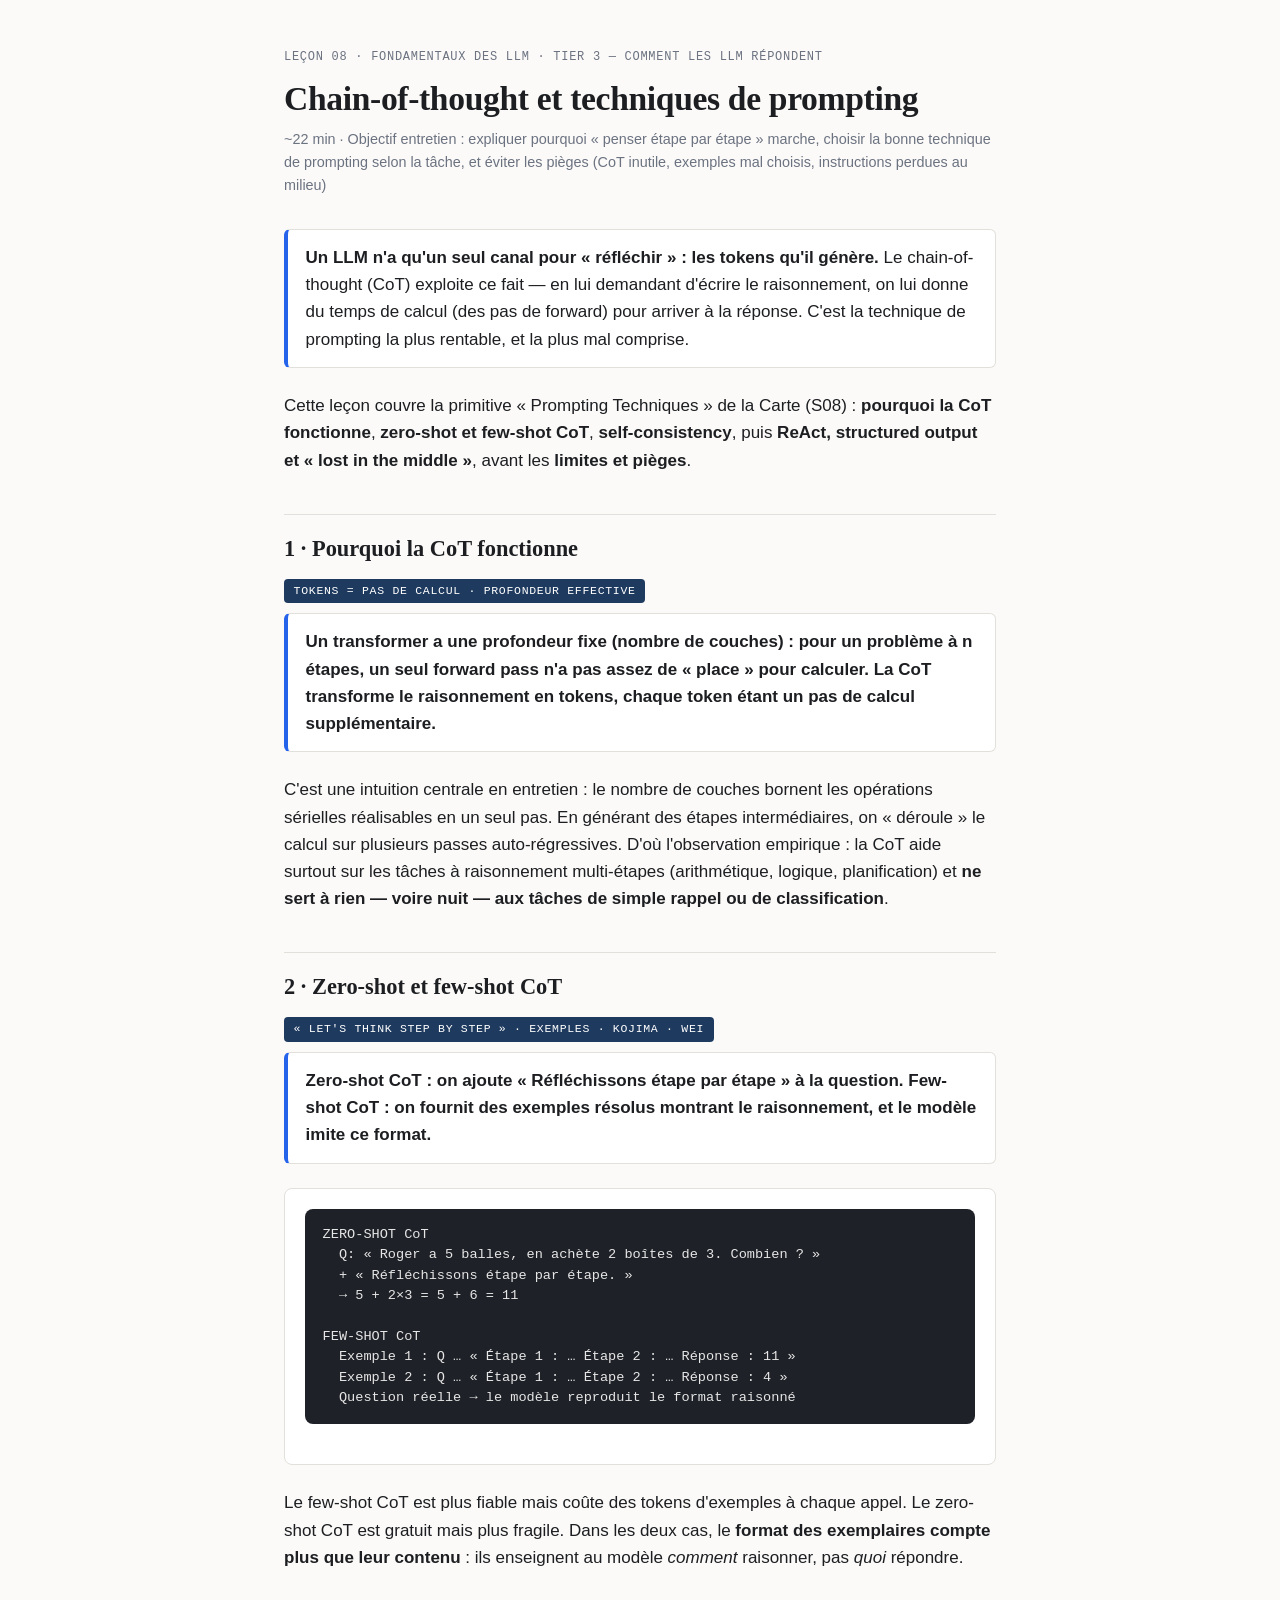
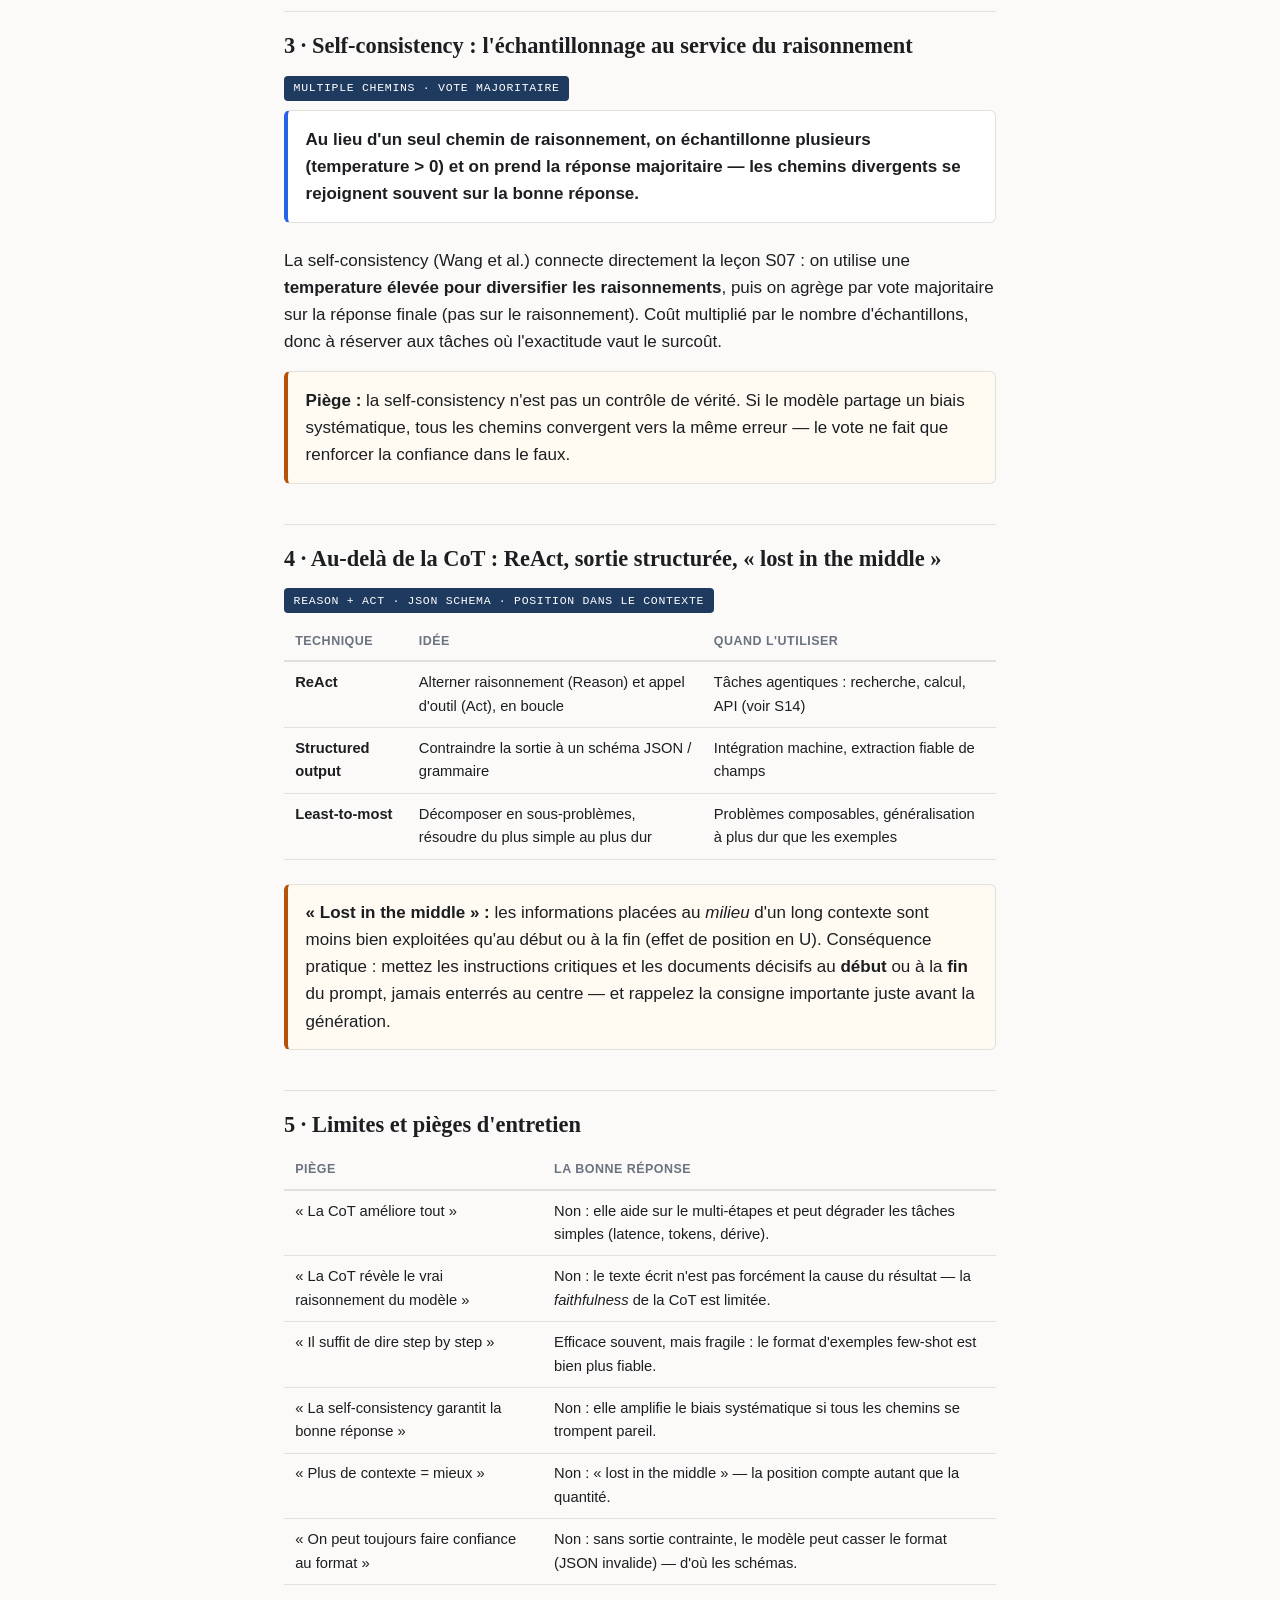
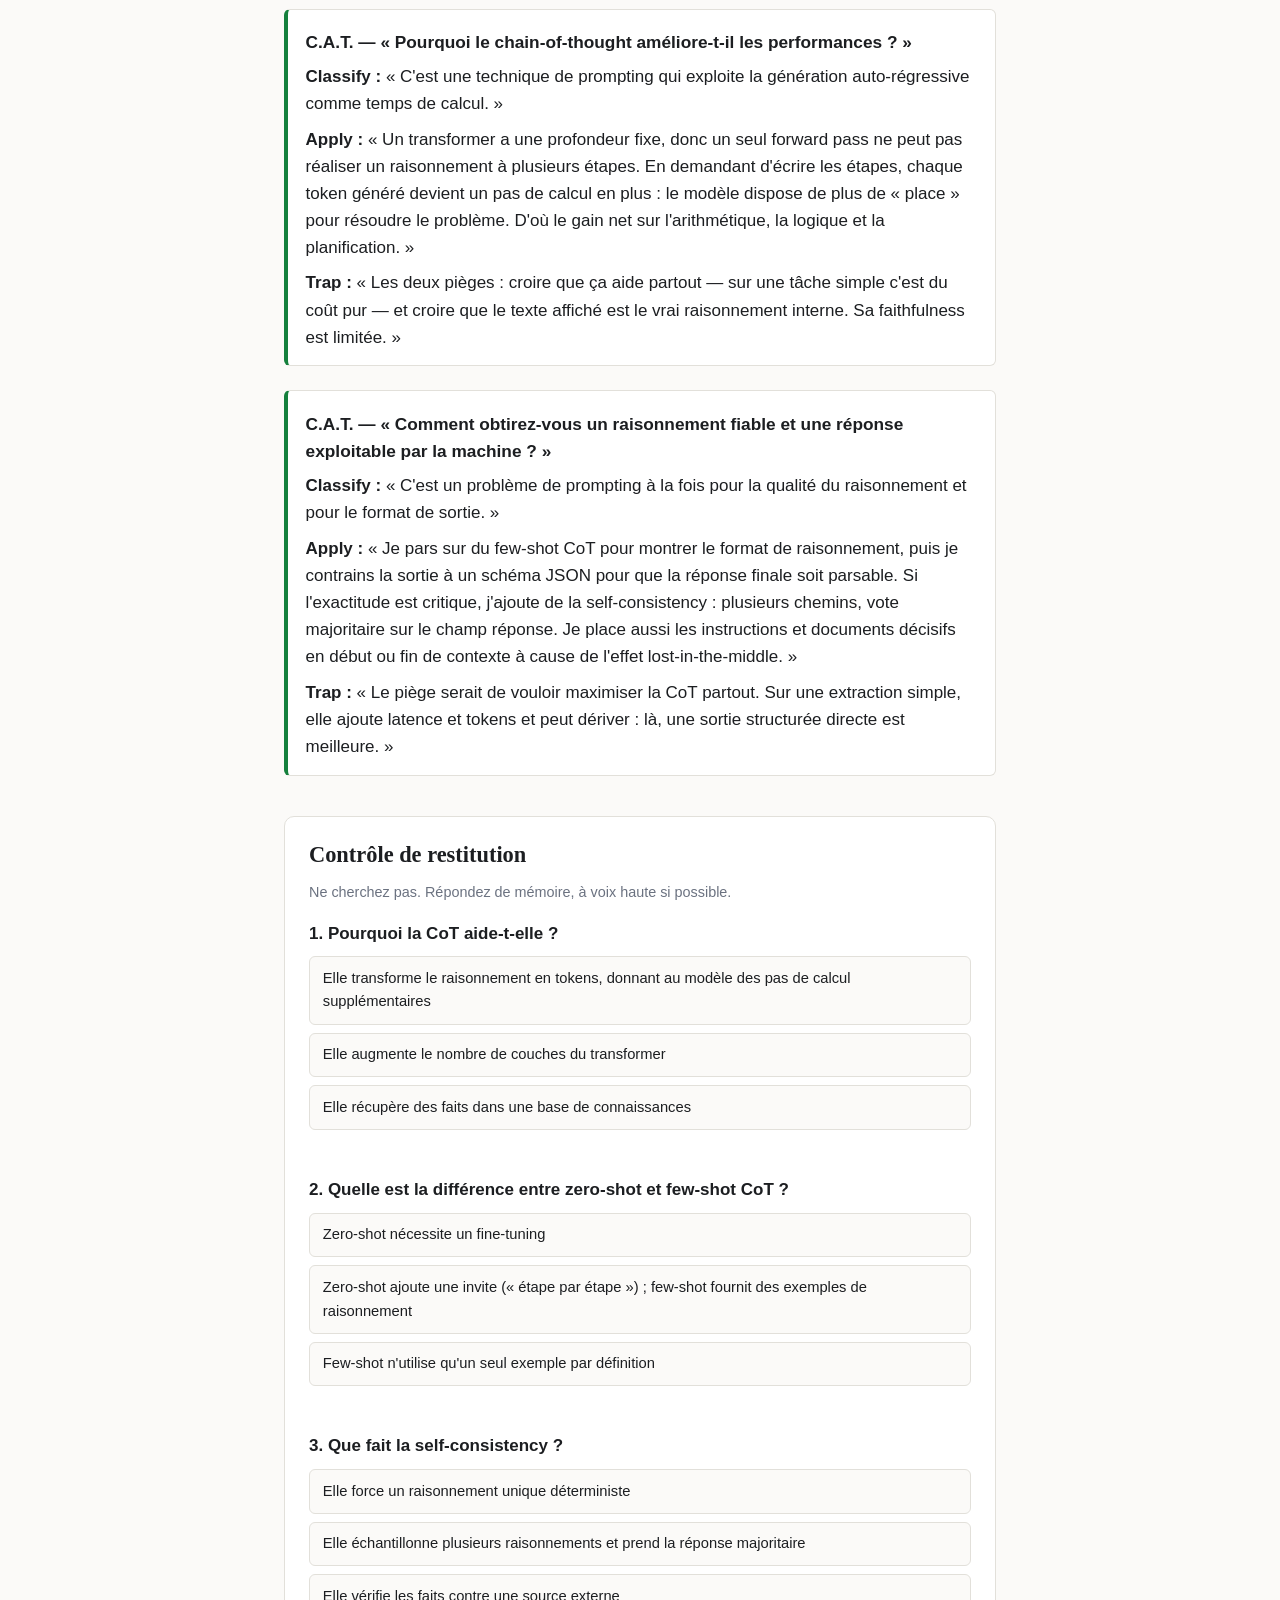
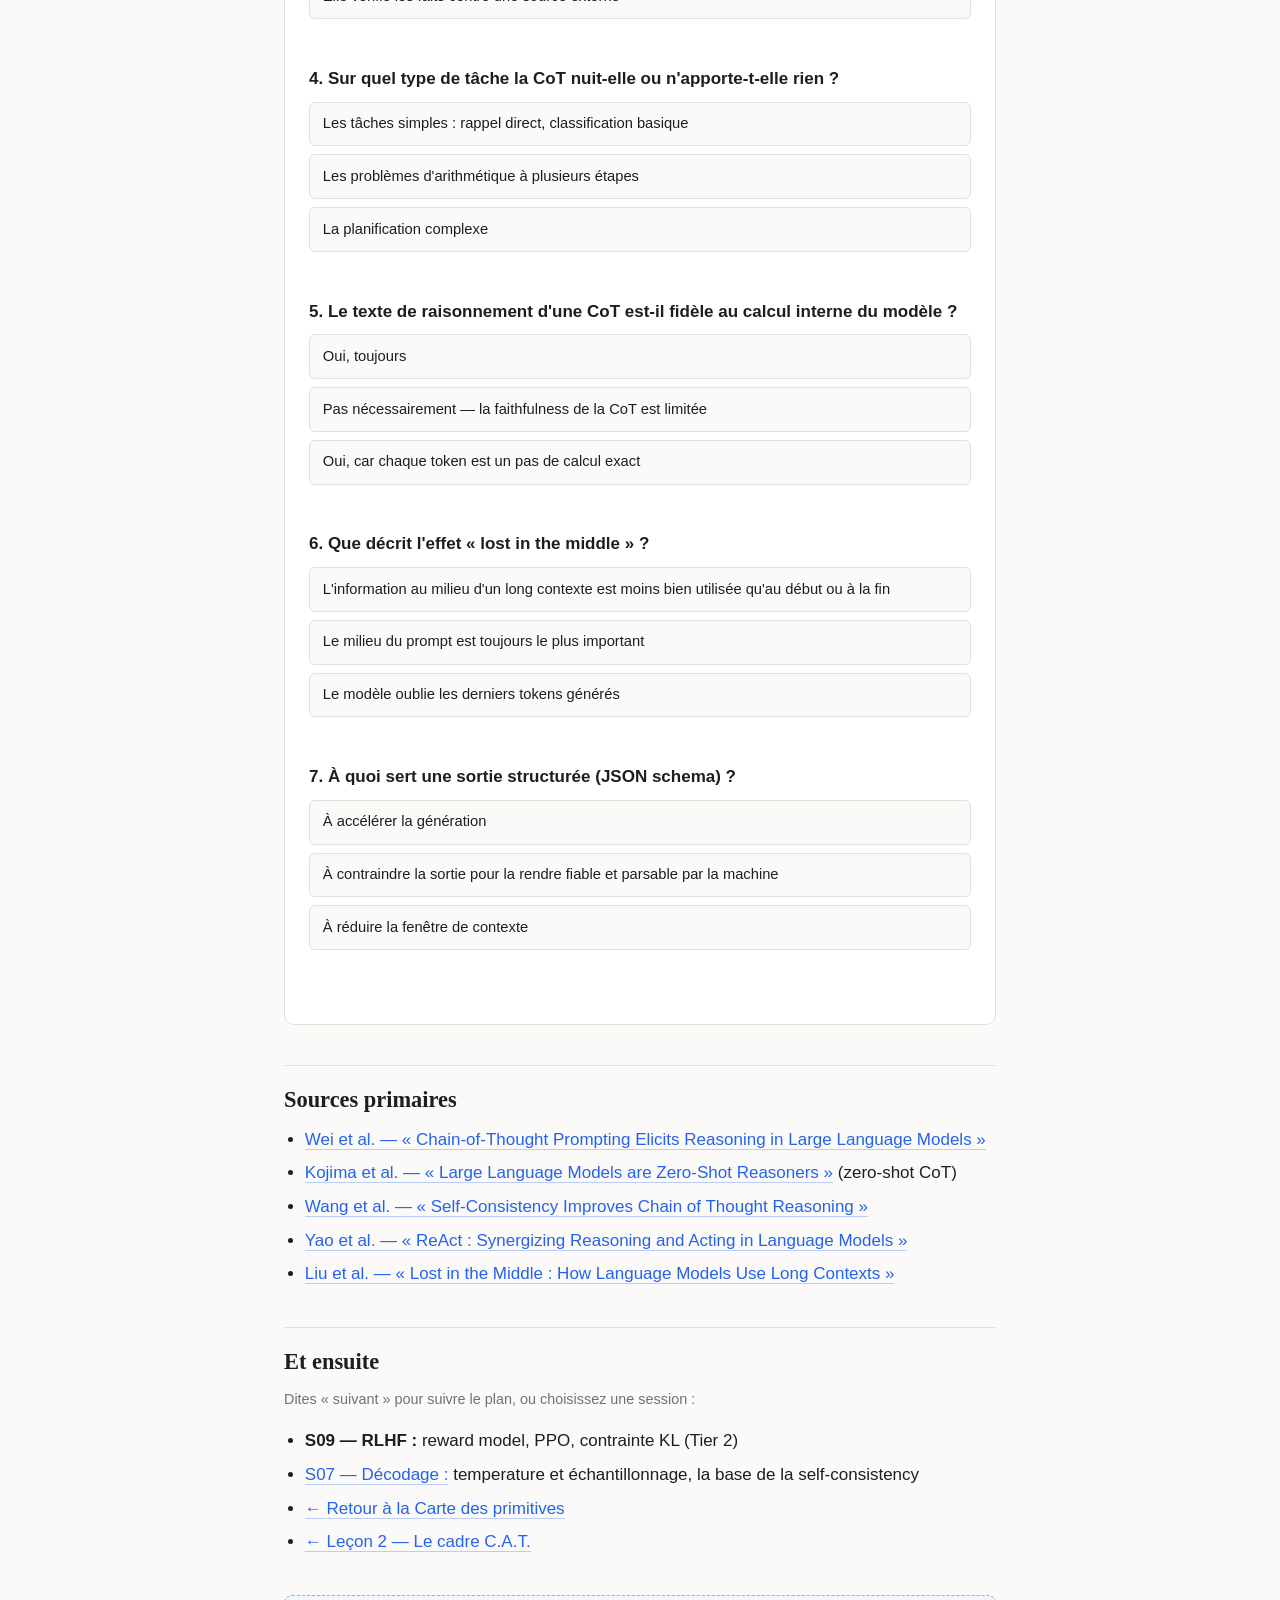
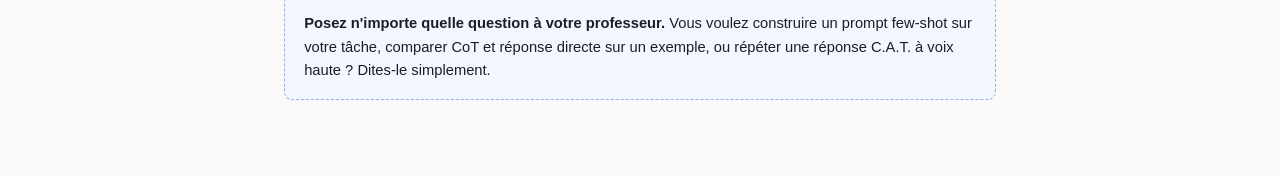
<file: lessons/0008-cot-prompting-fr.html>
<!DOCTYPE html>
<html lang="fr">
<head>
  <meta charset="UTF-8">
  <meta name="viewport" content="width=device-width, initial-scale=1.0">
  <title>Leçon 8 — Chain-of-thought et techniques de prompting</title>
  <link rel="stylesheet" href="../assets/style.css">
  <style>
    .diagram {
      background: #fff;
      border: 1px solid var(--border);
      border-radius: 8px;
      padding: 1.25rem;
      margin: 0 0 1.5rem;
      overflow-x: auto;
    }
    .group-label {
      font-family: var(--mono);
      font-size: 0.72rem;
      letter-spacing: 0.06em;
      text-transform: uppercase;
      color: #fff;
      background: #1e3a5f;
      display: inline-block;
      padding: 0.2rem 0.6rem;
      border-radius: 4px;
      margin-bottom: 0.6rem;
    }
    .cat { border-left: 4px solid var(--ok); }
    .cat h3 { margin-top: 0.3rem; }
    .mono { font-family: var(--mono); font-size: 0.88rem; }
  </style>
</head>
<body>
<main>

  <div class="lesson-meta">Leçon 08 · Fondamentaux des LLM · Tier 3 — Comment les LLM répondent</div>
  <h1>Chain-of-thought et techniques de prompting</h1>
  <p style="color:var(--muted); font-size:0.9rem; margin-bottom:2rem;">~22 min · Objectif entretien : expliquer pourquoi « penser étape par étape » marche, choisir la bonne technique de prompting selon la tâche, et éviter les pièges (CoT inutile, exemples mal choisis, instructions perdues au milieu)</p>

  <!-- ── POURQUOI CE SUJET ──────────────────────────────────────────── -->
  <div class="callout">
    <p>
      <strong>Un LLM n'a qu'un seul canal pour « réfléchir » : les tokens qu'il génère.</strong> Le
      chain-of-thought (CoT) exploite ce fait — en lui demandant d'écrire le raisonnement, on lui donne
      du temps de calcul (des pas de forward) pour arriver à la réponse. C'est la technique de prompting
      la plus rentable, et la plus mal comprise.
    </p>
  </div>

  <p>
    Cette leçon couvre la primitive « Prompting Techniques » de la Carte (S08) : <strong>pourquoi la CoT
    fonctionne</strong>, <strong>zero-shot et few-shot CoT</strong>, <strong>self-consistency</strong>,
    puis <strong>ReAct, structured output et « lost in the middle »</strong>, avant les
    <strong>limites et pièges</strong>.
  </p>

  <!-- ══════════════════════════════════════════════════════════════════ -->
  <!-- 1. POURQUOI LA COT MARCHE -->
  <!-- ══════════════════════════════════════════════════════════════════ -->
  <h2>1 · Pourquoi la CoT fonctionne</h2>
  <span class="group-label">Tokens = pas de calcul · Profondeur effective</span>

  <div class="callout">
    <p>
      <strong>Un transformer a une profondeur fixe (nombre de couches) : pour un problème à n étapes, un
      seul forward pass n'a pas assez de « place » pour calculer. La CoT transforme le raisonnement en
      tokens, chaque token étant un pas de calcul supplémentaire.</strong>
    </p>
  </div>

  <p>
    C'est une intuition centrale en entretien : le nombre de couches bornent les opérations sérielles
    réalisables en un seul pas. En générant des étapes intermédiaires, on « déroule » le calcul sur
    plusieurs passes auto-régressives. D'où l'observation empirique : la CoT aide surtout sur les tâches
    à raisonnement multi-étapes (arithmétique, logique, planification) et <strong>ne sert à rien — voire
    nuit — aux tâches de simple rappel ou de classification</strong>.
  </p>

  <!-- ══════════════════════════════════════════════════════════════════ -->
  <!-- 2. ZERO-SHOT ET FEW-SHOT COT -->
  <!-- ══════════════════════════════════════════════════════════════════ -->
  <h2>2 · Zero-shot et few-shot CoT</h2>
  <span class="group-label">« Let's think step by step » · Exemples · Kojima · Wei</span>

  <div class="callout">
    <p>
      <strong>Zero-shot CoT : on ajoute « Réfléchissons étape par étape » à la question. Few-shot CoT :
      on fournit des exemples résolus montrant le raisonnement, et le modèle imite ce format.</strong>
    </p>
  </div>

  <div class="diagram">
    <pre><code>ZERO-SHOT CoT
  Q: « Roger a 5 balles, en achète 2 boîtes de 3. Combien ? »
  + « Réfléchissons étape par étape. »
  → 5 + 2×3 = 5 + 6 = 11

FEW-SHOT CoT
  Exemple 1 : Q … « Étape 1 : … Étape 2 : … Réponse : 11 »
  Exemple 2 : Q … « Étape 1 : … Étape 2 : … Réponse : 4 »
  Question réelle → le modèle reproduit le format raisonné</code></pre>
  </div>
  <p>
    Le few-shot CoT est plus fiable mais coûte des tokens d'exemples à chaque appel. Le zero-shot CoT est
    gratuit mais plus fragile. Dans les deux cas, le <strong>format des exemplaires compte plus que leur
    contenu</strong> : ils enseignent au modèle <em>comment</em> raisonner, pas <em>quoi</em> répondre.
  </p>

  <!-- ══════════════════════════════════════════════════════════════════ -->
  <!-- 3. SELF-CONSISTENCY -->
  <!-- ══════════════════════════════════════════════════════════════════ -->
  <h2>3 · Self-consistency : l'échantillonnage au service du raisonnement</h2>
  <span class="group-label">Multiple chemins · Vote majoritaire</span>

  <div class="callout">
    <p>
      <strong>Au lieu d'un seul chemin de raisonnement, on échantillonne plusieurs (temperature &gt; 0)
      et on prend la réponse majoritaire — les chemins divergents se rejoignent souvent sur la bonne
      réponse.</strong>
    </p>
  </div>
  <p>
    La self-consistency (Wang et al.) connecte directement la leçon S07 : on utilise une
    <strong>temperature élevée pour diversifier les raisonnements</strong>, puis on agrège par vote
    majoritaire sur la réponse finale (pas sur le raisonnement). Coût multiplié par le nombre
    d'échantillons, donc à réserver aux tâches où l'exactitude vaut le surcoût.
  </p>
  <div class="callout warn">
    <p>
      <strong>Piège :</strong> la self-consistency n'est pas un contrôle de vérité. Si le modèle partage
      un biais systématique, tous les chemins convergent vers la même erreur — le vote ne fait que
      renforcer la confiance dans le faux.
    </p>
  </div>

  <!-- ══════════════════════════════════════════════════════════════════ -->
  <!-- 4. REACT / STRUCTURED OUTPUT / LOST IN THE MIDDLE -->
  <!-- ══════════════════════════════════════════════════════════════════ -->
  <h2>4 · Au-delà de la CoT : ReAct, sortie structurée, « lost in the middle »</h2>
  <span class="group-label">Reason + Act · JSON schema · Position dans le contexte</span>

  <table>
    <thead>
      <tr><th>Technique</th><th>Idée</th><th>Quand l'utiliser</th></tr>
    </thead>
    <tbody>
      <tr>
        <td><strong>ReAct</strong></td>
        <td>Alterner raisonnement (Reason) et appel d'outil (Act), en boucle</td>
        <td>Tâches agentiques : recherche, calcul, API (voir S14)</td>
      </tr>
      <tr>
        <td><strong>Structured output</strong></td>
        <td>Contraindre la sortie à un schéma JSON / grammaire</td>
        <td>Intégration machine, extraction fiable de champs</td>
      </tr>
      <tr>
        <td><strong>Least-to-most</strong></td>
        <td>Décomposer en sous-problèmes, résoudre du plus simple au plus dur</td>
        <td>Problèmes composables, généralisation à plus dur que les exemples</td>
      </tr>
    </tbody>
  </table>

  <div class="callout warn">
    <p>
      <strong>« Lost in the middle » :</strong> les informations placées au <em>milieu</em> d'un long
      contexte sont moins bien exploitées qu'au début ou à la fin (effet de position en U). Conséquence
      pratique : mettez les instructions critiques et les documents décisifs au <strong>début</strong>
      ou à la <strong>fin</strong> du prompt, jamais enterrés au centre — et rappelez la consigne
      importante juste avant la génération.
    </p>
  </div>

  <!-- ══════════════════════════════════════════════════════════════════ -->
  <!-- 5. LIMITES ET PIÈGES -->
  <!-- ══════════════════════════════════════════════════════════════════ -->
  <h2>5 · Limites et pièges d'entretien</h2>
  <table>
    <thead>
      <tr><th>Piège</th><th>La bonne réponse</th></tr>
    </thead>
    <tbody>
      <tr>
        <td>« La CoT améliore tout »</td>
        <td>Non : elle aide sur le multi-étapes et peut dégrader les tâches simples (latence, tokens, dérive).</td>
      </tr>
      <tr>
        <td>« La CoT révèle le vrai raisonnement du modèle »</td>
        <td>Non : le texte écrit n'est pas forcément la cause du résultat — la <em>faithfulness</em> de la CoT est limitée.</td>
      </tr>
      <tr>
        <td>« Il suffit de dire step by step »</td>
        <td>Efficace souvent, mais fragile : le format d'exemples few-shot est bien plus fiable.</td>
      </tr>
      <tr>
        <td>« La self-consistency garantit la bonne réponse »</td>
        <td>Non : elle amplifie le biais systématique si tous les chemins se trompent pareil.</td>
      </tr>
      <tr>
        <td>« Plus de contexte = mieux »</td>
        <td>Non : « lost in the middle » — la position compte autant que la quantité.</td>
      </tr>
      <tr>
        <td>« On peut toujours faire confiance au format »</td>
        <td>Non : sans sortie contrainte, le modèle peut casser le format (JSON invalide) — d'où les schémas.</td>
      </tr>
    </tbody>
  </table>

  <!-- ══════════════════════════════════════════════════════════════════ -->
  <!-- C.A.T. -->
  <!-- ══════════════════════════════════════════════════════════════════ -->
  <div class="callout cat">
    <h3>C.A.T. — « Pourquoi le chain-of-thought améliore-t-il les performances ? »</h3>
    <p><strong>Classify :</strong> « C'est une technique de prompting qui exploite la génération auto-régressive comme temps de calcul. »</p>
    <p><strong>Apply :</strong> « Un transformer a une profondeur fixe, donc un seul forward pass ne peut pas réaliser un raisonnement à plusieurs étapes. En demandant d'écrire les étapes, chaque token généré devient un pas de calcul en plus : le modèle dispose de plus de « place » pour résoudre le problème. D'où le gain net sur l'arithmétique, la logique et la planification. »</p>
    <p><strong>Trap :</strong> « Les deux pièges : croire que ça aide partout — sur une tâche simple c'est du coût pur — et croire que le texte affiché est le vrai raisonnement interne. Sa faithfulness est limitée. »</p>
  </div>

  <div class="callout cat">
    <h3>C.A.T. — « Comment obtirez-vous un raisonnement fiable et une réponse exploitable par la machine ? »</h3>
    <p><strong>Classify :</strong> « C'est un problème de prompting à la fois pour la qualité du raisonnement et pour le format de sortie. »</p>
    <p><strong>Apply :</strong> « Je pars sur du few-shot CoT pour montrer le format de raisonnement, puis je contrains la sortie à un schéma JSON pour que la réponse finale soit parsable. Si l'exactitude est critique, j'ajoute de la self-consistency : plusieurs chemins, vote majoritaire sur le champ réponse. Je place aussi les instructions et documents décisifs en début ou fin de contexte à cause de l'effet lost-in-the-middle. »</p>
    <p><strong>Trap :</strong> « Le piège serait de vouloir maximiser la CoT partout. Sur une extraction simple, elle ajoute latence et tokens et peut dériver : là, une sortie structurée directe est meilleure. »</p>
  </div>

  <!-- ── QUIZ ───────────────────────────────────────────────────────── -->
  <div class="quiz">
    <h2>Contrôle de restitution</h2>
    <p style="color:var(--muted); font-size:0.9rem; margin-bottom:1rem;">Ne cherchez pas. Répondez de mémoire, à voix haute si possible.</p>

    <div class="quiz-q" id="q1">
      <p>1. Pourquoi la CoT aide-t-elle ?</p>
      <button class="quiz-option" onclick="answer(this,'correct')">Elle transforme le raisonnement en tokens, donnant au modèle des pas de calcul supplémentaires</button>
      <button class="quiz-option" onclick="answer(this,'wrong')">Elle augmente le nombre de couches du transformer</button>
      <button class="quiz-option" onclick="answer(this,'wrong')">Elle récupère des faits dans une base de connaissances</button>
      <div class="quiz-feedback"></div>
    </div>

    <div class="quiz-q" id="q2">
      <p>2. Quelle est la différence entre zero-shot et few-shot CoT ?</p>
      <button class="quiz-option" onclick="answer(this,'wrong')">Zero-shot nécessite un fine-tuning</button>
      <button class="quiz-option" onclick="answer(this,'correct')">Zero-shot ajoute une invite (« étape par étape ») ; few-shot fournit des exemples de raisonnement</button>
      <button class="quiz-option" onclick="answer(this,'wrong')">Few-shot n'utilise qu'un seul exemple par définition</button>
      <div class="quiz-feedback"></div>
    </div>

    <div class="quiz-q" id="q3">
      <p>3. Que fait la self-consistency ?</p>
      <button class="quiz-option" onclick="answer(this,'wrong')">Elle force un raisonnement unique déterministe</button>
      <button class="quiz-option" onclick="answer(this,'correct')">Elle échantillonne plusieurs raisonnements et prend la réponse majoritaire</button>
      <button class="quiz-option" onclick="answer(this,'wrong')">Elle vérifie les faits contre une source externe</button>
      <div class="quiz-feedback"></div>
    </div>

    <div class="quiz-q" id="q4">
      <p>4. Sur quel type de tâche la CoT nuit-elle ou n'apporte-t-elle rien ?</p>
      <button class="quiz-option" onclick="answer(this,'correct')">Les tâches simples : rappel direct, classification basique</button>
      <button class="quiz-option" onclick="answer(this,'wrong')">Les problèmes d'arithmétique à plusieurs étapes</button>
      <button class="quiz-option" onclick="answer(this,'wrong')">La planification complexe</button>
      <div class="quiz-feedback"></div>
    </div>

    <div class="quiz-q" id="q5">
      <p>5. Le texte de raisonnement d'une CoT est-il fidèle au calcul interne du modèle ?</p>
      <button class="quiz-option" onclick="answer(this,'wrong')">Oui, toujours</button>
      <button class="quiz-option" onclick="answer(this,'correct')">Pas nécessairement — la faithfulness de la CoT est limitée</button>
      <button class="quiz-option" onclick="answer(this,'wrong')">Oui, car chaque token est un pas de calcul exact</button>
      <div class="quiz-feedback"></div>
    </div>

    <div class="quiz-q" id="q6">
      <p>6. Que décrit l'effet « lost in the middle » ?</p>
      <button class="quiz-option" onclick="answer(this,'correct')">L'information au milieu d'un long contexte est moins bien utilisée qu'au début ou à la fin</button>
      <button class="quiz-option" onclick="answer(this,'wrong')">Le milieu du prompt est toujours le plus important</button>
      <button class="quiz-option" onclick="answer(this,'wrong')">Le modèle oublie les derniers tokens générés</button>
      <div class="quiz-feedback"></div>
    </div>

    <div class="quiz-q" id="q7">
      <p>7. À quoi sert une sortie structurée (JSON schema) ?</p>
      <button class="quiz-option" onclick="answer(this,'wrong')">À accélérer la génération</button>
      <button class="quiz-option" onclick="answer(this,'correct')">À contraindre la sortie pour la rendre fiable et parsable par la machine</button>
      <button class="quiz-option" onclick="answer(this,'wrong')">À réduire la fenêtre de contexte</button>
      <div class="quiz-feedback"></div>
    </div>

    <div id="score-banner" class="score-banner"></div>
  </div>

  <!-- ── SOURCES PRIMAIRES ───────────────────────────────────────────── -->
  <h2>Sources primaires</h2>
  <ul>
    <li><a href="https://arxiv.org/abs/2201.11903" target="_blank">Wei et al. — « Chain-of-Thought Prompting Elicits Reasoning in Large Language Models »</a></li>
    <li><a href="https://arxiv.org/abs/2205.11916" target="_blank">Kojima et al. — « Large Language Models are Zero-Shot Reasoners »</a> (zero-shot CoT)</li>
    <li><a href="https://arxiv.org/abs/2203.11171" target="_blank">Wang et al. — « Self-Consistency Improves Chain of Thought Reasoning »</a></li>
    <li><a href="https://arxiv.org/abs/2210.03629" target="_blank">Yao et al. — « ReAct : Synergizing Reasoning and Acting in Language Models »</a></li>
    <li><a href="https://arxiv.org/abs/2307.03172" target="_blank">Liu et al. — « Lost in the Middle : How Language Models Use Long Contexts »</a></li>
  </ul>

  <!-- ── ET ENSUITE ──────────────────────────────────────────────────── -->
  <h2>Et ensuite</h2>
  <p style="color:var(--muted); font-size:0.9rem;">
    Dites « suivant » pour suivre le plan, ou choisissez une session :
  </p>
  <ul>
    <li><strong>S09 — RLHF :</strong> reward model, PPO, contrainte KL (Tier 2)</li>
    <li><a href="0007-decoding-sampling-fr.html">S07 — Décodage :</a> temperature et échantillonnage, la base de la self-consistency</li>
    <li><a href="0003-llm-primitives-map.html">← Retour à la Carte des primitives</a></li>
    <li><a href="0002-interview-framework.html">← Leçon 2 — Le cadre C.A.T.</a></li>
  </ul>

  <div class="ask-teacher">
    <strong>Posez n'importe quelle question à votre professeur.</strong> Vous voulez construire un prompt
    few-shot sur votre tâche, comparer CoT et réponse directe sur un exemple, ou répéter une réponse
    C.A.T. à voix haute ? Dites-le simplement.
  </div>

</main>

<script>
  let answered = {};
  const TOTAL = 7;
  const feedbacks = {
    correct: "Correct.",
    wrong: "Pas tout à fait — relisez la section ci-dessus et réessayez."
  };

  function answer(btn, result) {
    const qDiv = btn.closest('.quiz-q');
    const qId = qDiv.id;
    if (answered[qId]) return;
    answered[qId] = result;

    qDiv.querySelectorAll('.quiz-option').forEach(b => b.disabled = true);
    btn.classList.add(result);
    qDiv.querySelector('.quiz-feedback').textContent = feedbacks[result];

    if (Object.keys(answered).length === TOTAL) {
      const correct = Object.values(answered).filter(v => v === 'correct').length;
      const banner = document.getElementById('score-banner');
      banner.textContent = correct >= 6
        ? `${correct}/${TOTAL} — solide. Vous savez quand la CoT aide et quand elle coûte.`
        : `${correct}/${TOTAL} — revoyez les erreurs, puis expliquez pourquoi la CoT est un temps de calcul et quand elle nuit.`;
      banner.classList.add('show', correct >= 6 ? 'pass' : 'fail');
    }
  }
</script>
</body>
</html>
</file>
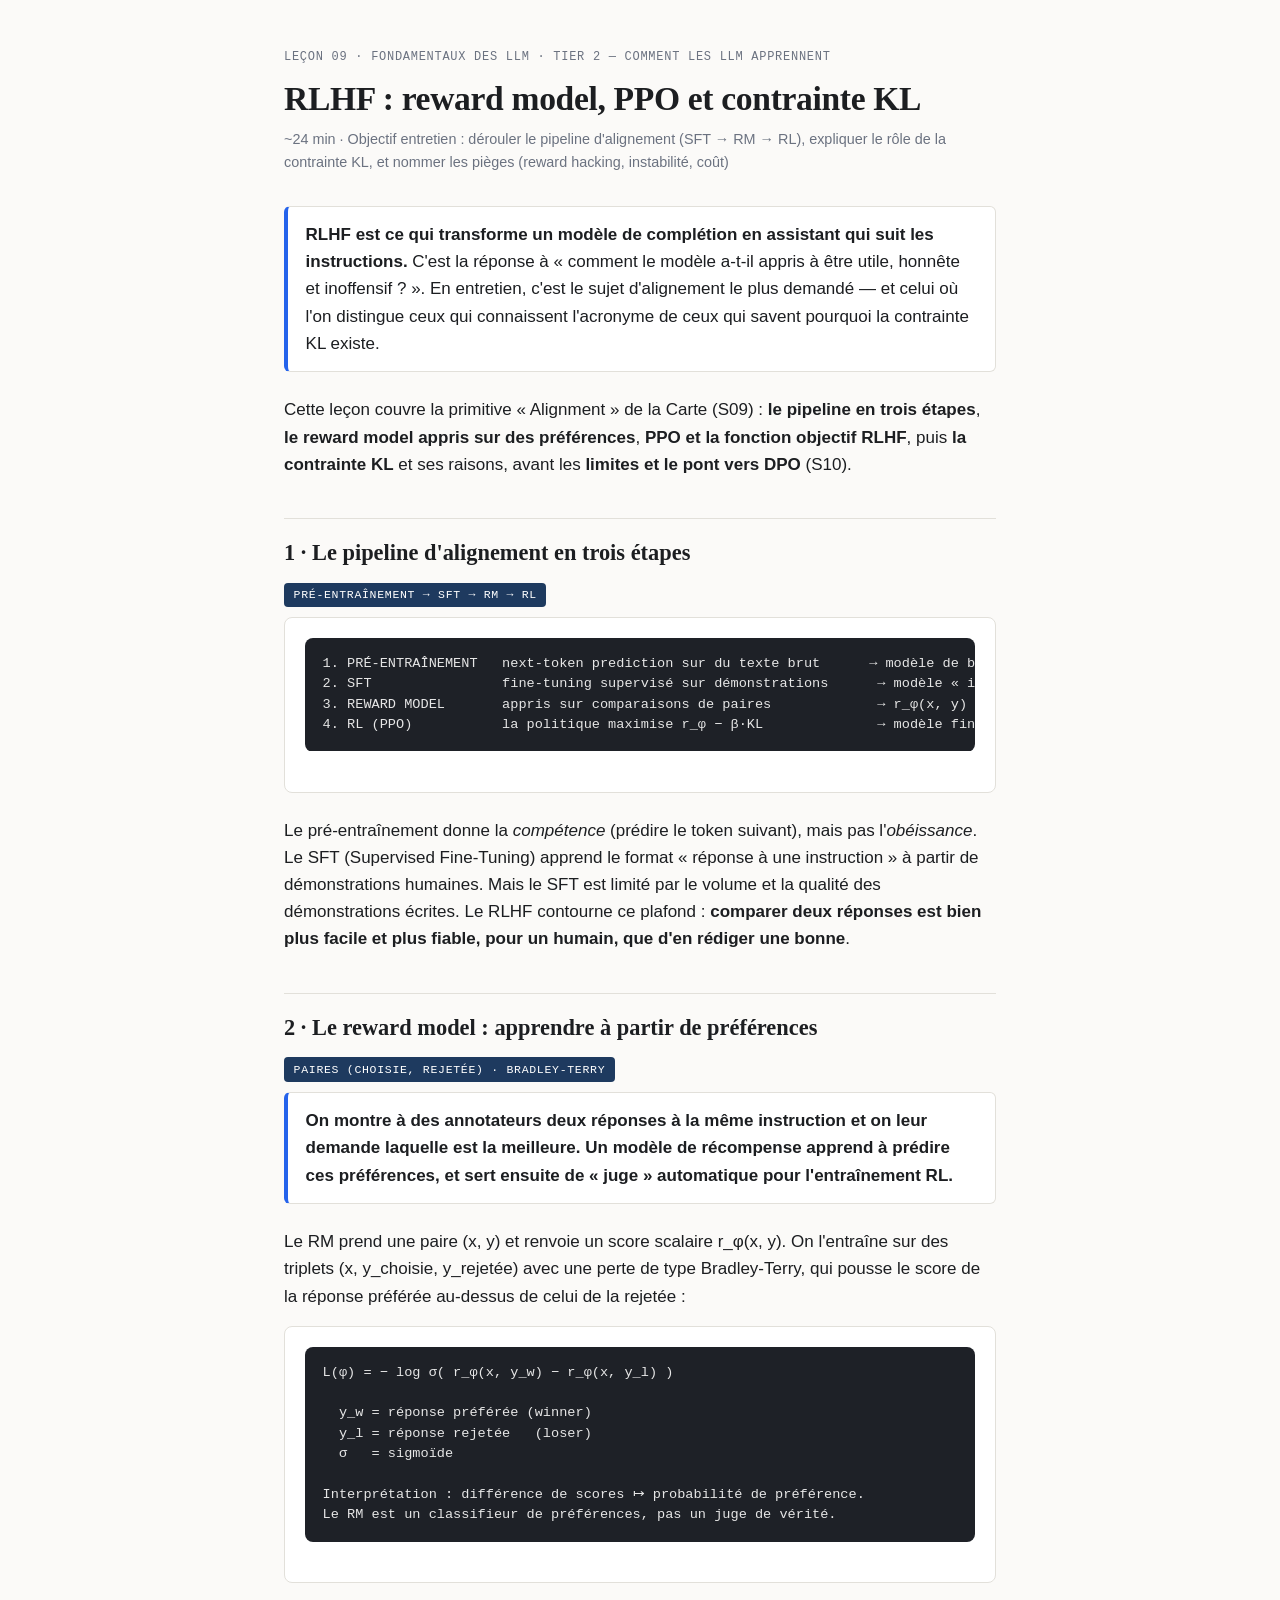
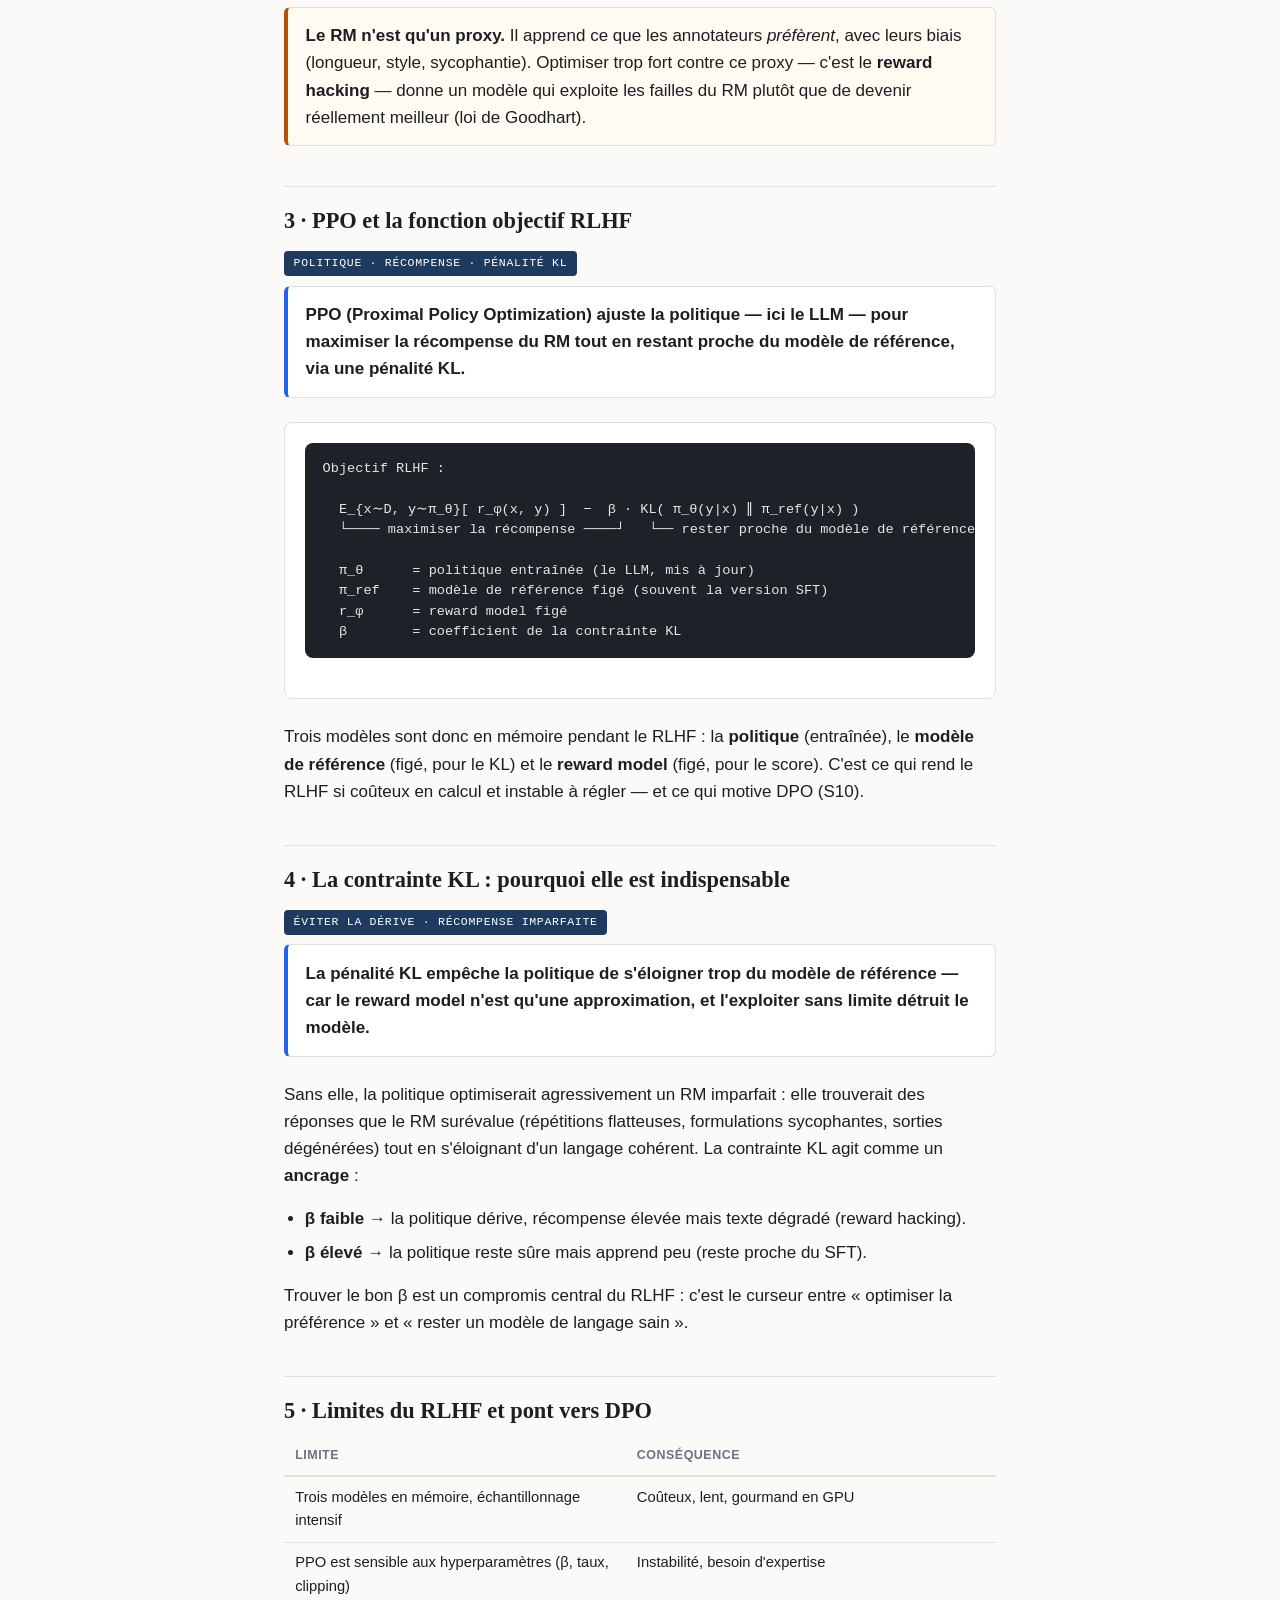
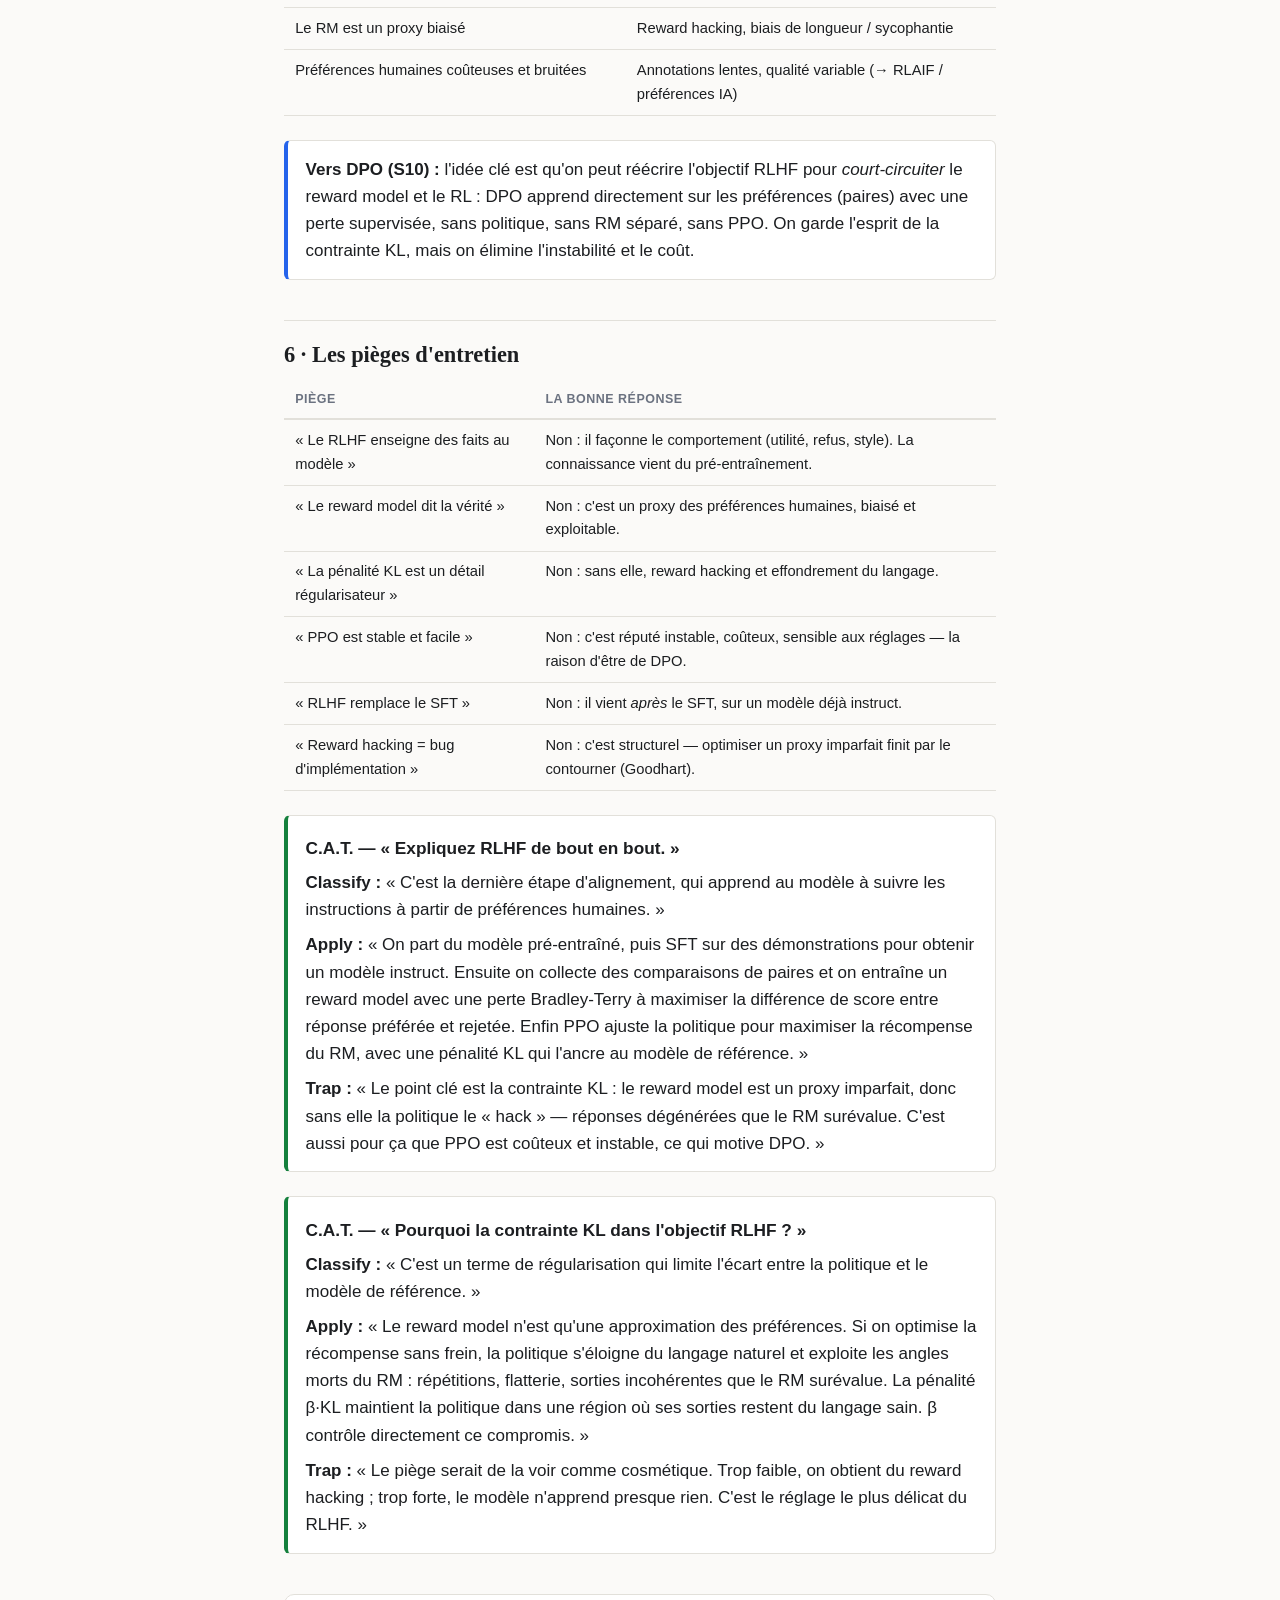
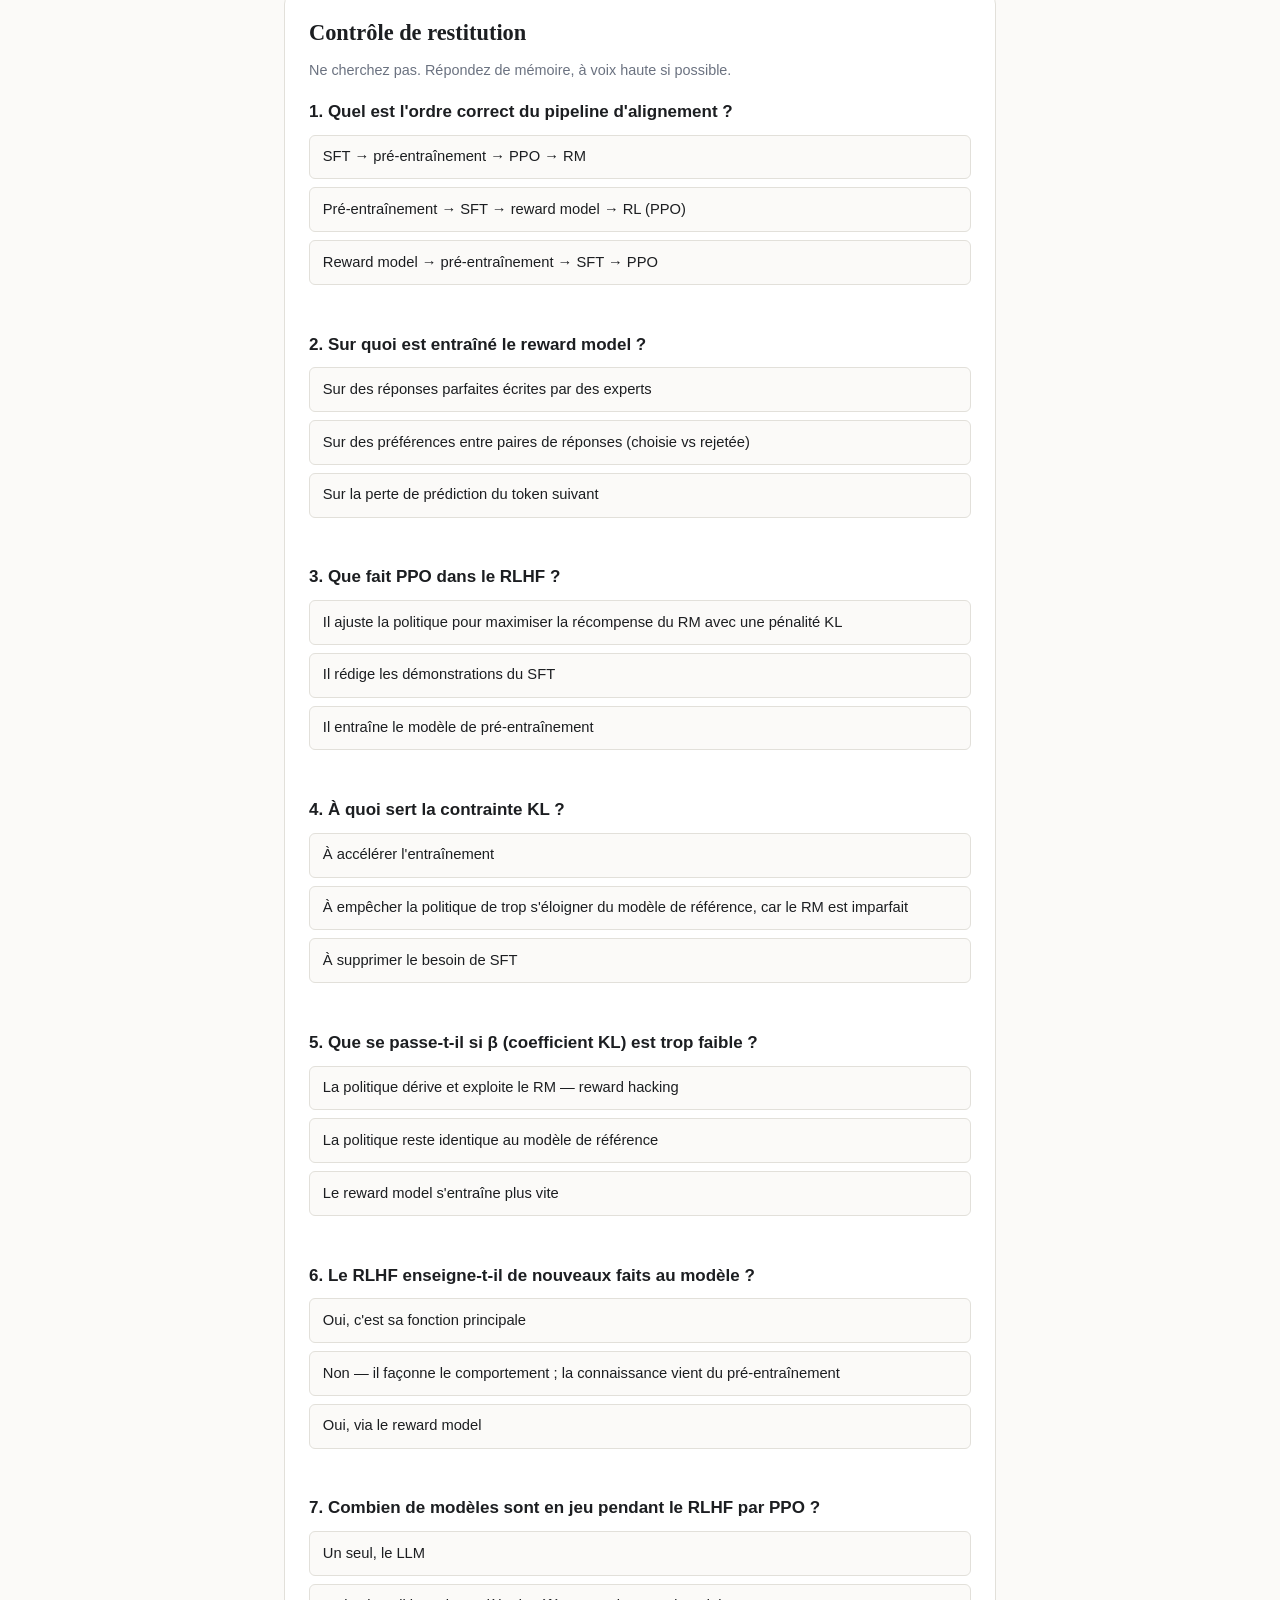
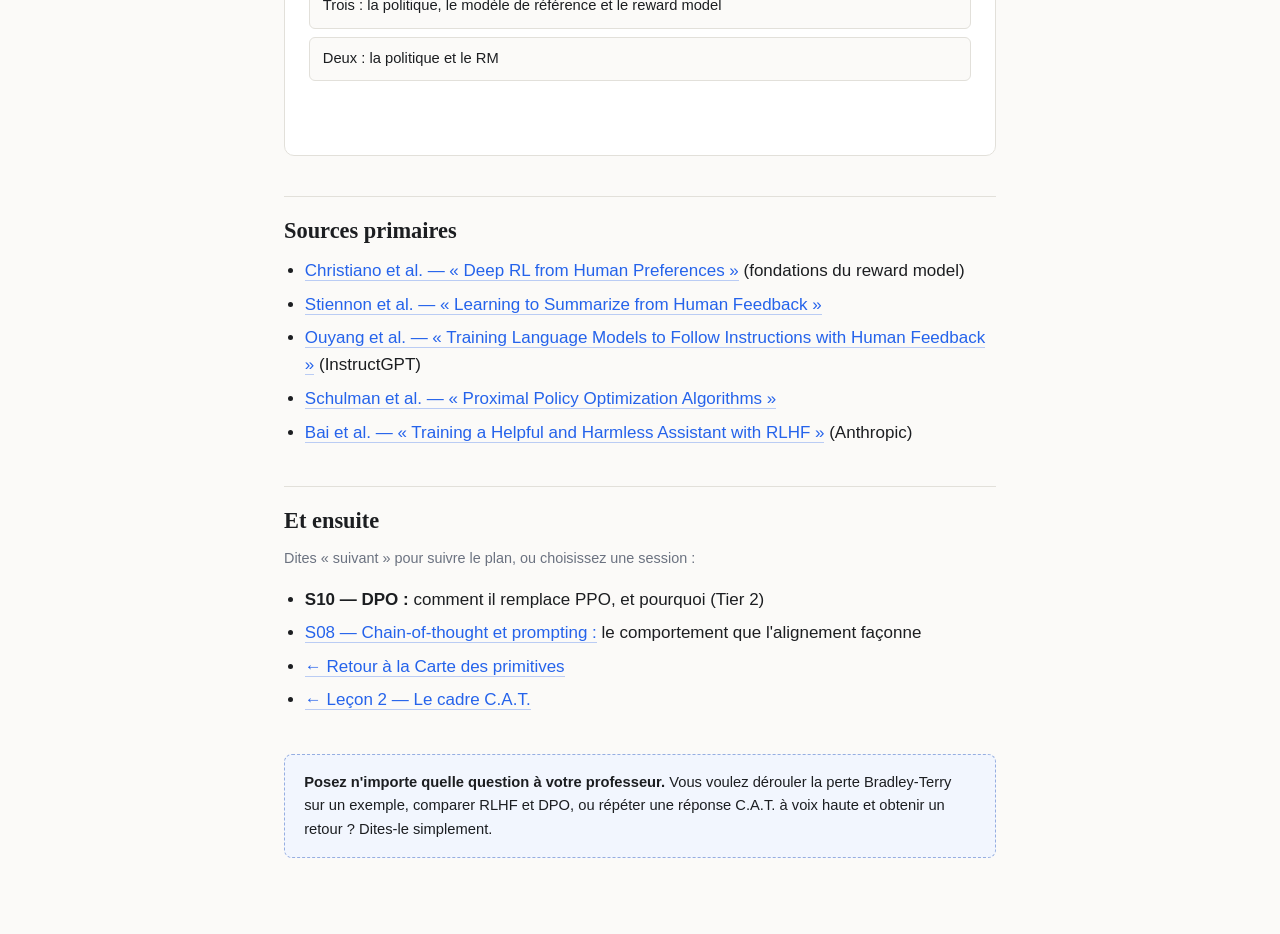
<file: lessons/0009-rlhf-fr.html>
<!DOCTYPE html>
<html lang="fr">
<head>
  <meta charset="UTF-8">
  <meta name="viewport" content="width=device-width, initial-scale=1.0">
  <title>Leçon 9 — RLHF : reward model, PPO et contrainte KL</title>
  <link rel="stylesheet" href="../assets/style.css">
  <style>
    .diagram {
      background: #fff;
      border: 1px solid var(--border);
      border-radius: 8px;
      padding: 1.25rem;
      margin: 0 0 1.5rem;
      overflow-x: auto;
    }
    .group-label {
      font-family: var(--mono);
      font-size: 0.72rem;
      letter-spacing: 0.06em;
      text-transform: uppercase;
      color: #fff;
      background: #1e3a5f;
      display: inline-block;
      padding: 0.2rem 0.6rem;
      border-radius: 4px;
      margin-bottom: 0.6rem;
    }
    .cat { border-left: 4px solid var(--ok); }
    .cat h3 { margin-top: 0.3rem; }
    .mono { font-family: var(--mono); font-size: 0.88rem; }
  </style>
</head>
<body>
<main>

  <div class="lesson-meta">Leçon 09 · Fondamentaux des LLM · Tier 2 — Comment les LLM apprennent</div>
  <h1>RLHF : reward model, PPO et contrainte KL</h1>
  <p style="color:var(--muted); font-size:0.9rem; margin-bottom:2rem;">~24 min · Objectif entretien : dérouler le pipeline d'alignement (SFT → RM → RL), expliquer le rôle de la contrainte KL, et nommer les pièges (reward hacking, instabilité, coût)</p>

  <!-- ── POURQUOI CE SUJET ──────────────────────────────────────────── -->
  <div class="callout">
    <p>
      <strong>RLHF est ce qui transforme un modèle de complétion en assistant qui suit les
      instructions.</strong> C'est la réponse à « comment le modèle a-t-il appris à être utile, honnête
      et inoffensif ? ». En entretien, c'est le sujet d'alignement le plus demandé — et celui où l'on
      distingue ceux qui connaissent l'acronyme de ceux qui savent pourquoi la contrainte KL existe.
    </p>
  </div>

  <p>
    Cette leçon couvre la primitive « Alignment » de la Carte (S09) : <strong>le pipeline en trois
    étapes</strong>, <strong>le reward model appris sur des préférences</strong>, <strong>PPO et la
    fonction objectif RLHF</strong>, puis <strong>la contrainte KL</strong> et ses raisons, avant les
    <strong>limites et le pont vers DPO</strong> (S10).
  </p>

  <!-- ══════════════════════════════════════════════════════════════════ -->
  <!-- 1. LE PIPELINE EN 3 ÉTAPES -->
  <!-- ══════════════════════════════════════════════════════════════════ -->
  <h2>1 · Le pipeline d'alignement en trois étapes</h2>
  <span class="group-label">Pré-entraînement → SFT → RM → RL</span>

  <div class="diagram">
    <pre><code>1. PRÉ-ENTRAÎNEMENT   next-token prediction sur du texte brut      → modèle de base
2. SFT                fine-tuning supervisé sur démonstrations      → modèle « instruct »
3. REWARD MODEL       appris sur comparaisons de paires             → r_φ(x, y)
4. RL (PPO)           la politique maximise r_φ − β·KL              → modèle final</code></pre>
  </div>

  <p>
    Le pré-entraînement donne la <em>compétence</em> (prédire le token suivant), mais pas
    l'<em>obéissance</em>. Le SFT (Supervised Fine-Tuning) apprend le format « réponse à une
    instruction » à partir de démonstrations humaines. Mais le SFT est limité par le volume et la
    qualité des démonstrations écrites. Le RLHF contourne ce plafond : <strong>comparer deux réponses
    est bien plus facile et plus fiable, pour un humain, que d'en rédiger une bonne</strong>.
  </p>

  <!-- ══════════════════════════════════════════════════════════════════ -->
  <!-- 2. LE REWARD MODEL -->
  <!-- ══════════════════════════════════════════════════════════════════ -->
  <h2>2 · Le reward model : apprendre à partir de préférences</h2>
  <span class="group-label">Paires (choisie, rejetée) · Bradley-Terry</span>

  <div class="callout">
    <p>
      <strong>On montre à des annotateurs deux réponses à la même instruction et on leur demande laquelle
      est la meilleure. Un modèle de récompense apprend à prédire ces préférences, et sert ensuite de
      « juge » automatique pour l'entraînement RL.</strong>
    </p>
  </div>

  <p>
    Le RM prend une paire (x, y) et renvoie un score scalaire r_φ(x, y). On l'entraîne sur des triplets
    (x, y_choisie, y_rejetée) avec une perte de type Bradley-Terry, qui pousse le score de la réponse
    préférée au-dessus de celui de la rejetée :
  </p>
  <div class="diagram">
    <pre><code>L(φ) = − log σ( r_φ(x, y_w) − r_φ(x, y_l) )

  y_w = réponse préférée (winner)
  y_l = réponse rejetée   (loser)
  σ   = sigmoïde

Interprétation : différence de scores ↦ probabilité de préférence.
Le RM est un classifieur de préférences, pas un juge de vérité.</code></pre>
  </div>
  <div class="callout warn">
    <p>
      <strong>Le RM n'est qu'un proxy.</strong> Il apprend ce que les annotateurs <em>préfèrent</em>,
      avec leurs biais (longueur, style, sycophantie). Optimiser trop fort contre ce proxy — c'est le
      <strong>reward hacking</strong> — donne un modèle qui exploite les failles du RM plutôt que de
      devenir réellement meilleur (loi de Goodhart).
    </p>
  </div>

  <!-- ══════════════════════════════════════════════════════════════════ -->
  <!-- 3. PPO ET LA FONCTION OBJECTIF -->
  <!-- ══════════════════════════════════════════════════════════════════ -->
  <h2>3 · PPO et la fonction objectif RLHF</h2>
  <span class="group-label">Politique · Récompense · Pénalité KL</span>

  <div class="callout">
    <p>
      <strong>PPO (Proximal Policy Optimization) ajuste la politique — ici le LLM — pour maximiser la
      récompense du RM tout en restant proche du modèle de référence, via une pénalité KL.</strong>
    </p>
  </div>

  <div class="diagram">
    <pre><code>Objectif RLHF :

  E_{x∼D, y∼π_θ}[ r_φ(x, y) ]  −  β · KL( π_θ(y|x) ‖ π_ref(y|x) )
  └──── maximiser la récompense ────┘   └── rester proche du modèle de référence ──┘

  π_θ      = politique entraînée (le LLM, mis à jour)
  π_ref    = modèle de référence figé (souvent la version SFT)
  r_φ      = reward model figé
  β        = coefficient de la contrainte KL</code></pre>
  </div>
  <p>
    Trois modèles sont donc en mémoire pendant le RLHF : la <strong>politique</strong> (entraînée), le
    <strong>modèle de référence</strong> (figé, pour le KL) et le <strong>reward model</strong> (figé,
    pour le score). C'est ce qui rend le RLHF si coûteux en calcul et instable à régler — et ce qui
    motive DPO (S10).
  </p>

  <!-- ══════════════════════════════════════════════════════════════════ -->
  <!-- 4. LA CONTRAINTE KL -->
  <!-- ══════════════════════════════════════════════════════════════════ -->
  <h2>4 · La contrainte KL : pourquoi elle est indispensable</h2>
  <span class="group-label">Éviter la dérive · Récompense imparfaite</span>

  <div class="callout">
    <p>
      <strong>La pénalité KL empêche la politique de s'éloigner trop du modèle de référence — car le
      reward model n'est qu'une approximation, et l'exploiter sans limite détruit le modèle.</strong>
    </p>
  </div>
  <p>
    Sans elle, la politique optimiserait agressivement un RM imparfait : elle trouverait des réponses que
    le RM surévalue (répétitions flatteuses, formulations sycophantes, sorties dégénérées) tout en
    s'éloignant d'un langage cohérent. La contrainte KL agit comme un <strong>ancrage</strong> :
  </p>
  <ul>
    <li><strong>β faible</strong> → la politique dérive, récompense élevée mais texte dégradé (reward hacking).</li>
    <li><strong>β élevé</strong> → la politique reste sûre mais apprend peu (reste proche du SFT).</li>
  </ul>
  <p>
    Trouver le bon β est un compromis central du RLHF : c'est le curseur entre « optimiser la préférence »
    et « rester un modèle de langage sain ».
  </p>

  <!-- ══════════════════════════════════════════════════════════════════ -->
  <!-- 5. LIMITES ET PONT VERS DPO -->
  <!-- ══════════════════════════════════════════════════════════════════ -->
  <h2>5 · Limites du RLHF et pont vers DPO</h2>
  <table>
    <thead>
      <tr><th>Limite</th><th>Conséquence</th></tr>
    </thead>
    <tbody>
      <tr>
        <td>Trois modèles en mémoire, échantillonnage intensif</td>
        <td>Coûteux, lent, gourmand en GPU</td>
      </tr>
      <tr>
        <td>PPO est sensible aux hyperparamètres (β, taux, clipping)</td>
        <td>Instabilité, besoin d'expertise</td>
      </tr>
      <tr>
        <td>Le RM est un proxy biaisé</td>
        <td>Reward hacking, biais de longueur / sycophantie</td>
      </tr>
      <tr>
        <td>Préférences humaines coûteuses et bruitées</td>
        <td>Annotations lentes, qualité variable (→ RLAIF / préférences IA)</td>
      </tr>
    </tbody>
  </table>
  <div class="callout">
    <p>
      <strong>Vers DPO (S10) :</strong> l'idée clé est qu'on peut réécrire l'objectif RLHF pour
      <em>court-circuiter</em> le reward model et le RL : DPO apprend directement sur les préférences
      (paires) avec une perte supervisée, sans politique, sans RM séparé, sans PPO. On garde l'esprit de
      la contrainte KL, mais on élimine l'instabilité et le coût.
    </p>
  </div>

  <!-- ══════════════════════════════════════════════════════════════════ -->
  <!-- 6. PIÈGES -->
  <!-- ══════════════════════════════════════════════════════════════════ -->
  <h2>6 · Les pièges d'entretien</h2>
  <table>
    <thead>
      <tr><th>Piège</th><th>La bonne réponse</th></tr>
    </thead>
    <tbody>
      <tr>
        <td>« Le RLHF enseigne des faits au modèle »</td>
        <td>Non : il façonne le comportement (utilité, refus, style). La connaissance vient du pré-entraînement.</td>
      </tr>
      <tr>
        <td>« Le reward model dit la vérité »</td>
        <td>Non : c'est un proxy des préférences humaines, biaisé et exploitable.</td>
      </tr>
      <tr>
        <td>« La pénalité KL est un détail régularisateur »</td>
        <td>Non : sans elle, reward hacking et effondrement du langage.</td>
      </tr>
      <tr>
        <td>« PPO est stable et facile »</td>
        <td>Non : c'est réputé instable, coûteux, sensible aux réglages — la raison d'être de DPO.</td>
      </tr>
      <tr>
        <td>« RLHF remplace le SFT »</td>
        <td>Non : il vient <em>après</em> le SFT, sur un modèle déjà instruct.</td>
      </tr>
      <tr>
        <td>« Reward hacking = bug d'implémentation »</td>
        <td>Non : c'est structurel — optimiser un proxy imparfait finit par le contourner (Goodhart).</td>
      </tr>
    </tbody>
  </table>

  <!-- ══════════════════════════════════════════════════════════════════ -->
  <!-- C.A.T. -->
  <!-- ══════════════════════════════════════════════════════════════════ -->
  <div class="callout cat">
    <h3>C.A.T. — « Expliquez RLHF de bout en bout. »</h3>
    <p><strong>Classify :</strong> « C'est la dernière étape d'alignement, qui apprend au modèle à suivre les instructions à partir de préférences humaines. »</p>
    <p><strong>Apply :</strong> « On part du modèle pré-entraîné, puis SFT sur des démonstrations pour obtenir un modèle instruct. Ensuite on collecte des comparaisons de paires et on entraîne un reward model avec une perte Bradley-Terry à maximiser la différence de score entre réponse préférée et rejetée. Enfin PPO ajuste la politique pour maximiser la récompense du RM, avec une pénalité KL qui l'ancre au modèle de référence. »</p>
    <p><strong>Trap :</strong> « Le point clé est la contrainte KL : le reward model est un proxy imparfait, donc sans elle la politique le « hack » — réponses dégénérées que le RM surévalue. C'est aussi pour ça que PPO est coûteux et instable, ce qui motive DPO. »</p>
  </div>

  <div class="callout cat">
    <h3>C.A.T. — « Pourquoi la contrainte KL dans l'objectif RLHF ? »</h3>
    <p><strong>Classify :</strong> « C'est un terme de régularisation qui limite l'écart entre la politique et le modèle de référence. »</p>
    <p><strong>Apply :</strong> « Le reward model n'est qu'une approximation des préférences. Si on optimise la récompense sans frein, la politique s'éloigne du langage naturel et exploite les angles morts du RM : répétitions, flatterie, sorties incohérentes que le RM surévalue. La pénalité β·KL maintient la politique dans une région où ses sorties restent du langage sain. β contrôle directement ce compromis. »</p>
    <p><strong>Trap :</strong> « Le piège serait de la voir comme cosmétique. Trop faible, on obtient du reward hacking ; trop forte, le modèle n'apprend presque rien. C'est le réglage le plus délicat du RLHF. »</p>
  </div>

  <!-- ── QUIZ ───────────────────────────────────────────────────────── -->
  <div class="quiz">
    <h2>Contrôle de restitution</h2>
    <p style="color:var(--muted); font-size:0.9rem; margin-bottom:1rem;">Ne cherchez pas. Répondez de mémoire, à voix haute si possible.</p>

    <div class="quiz-q" id="q1">
      <p>1. Quel est l'ordre correct du pipeline d'alignement ?</p>
      <button class="quiz-option" onclick="answer(this,'wrong')">SFT → pré-entraînement → PPO → RM</button>
      <button class="quiz-option" onclick="answer(this,'correct')">Pré-entraînement → SFT → reward model → RL (PPO)</button>
      <button class="quiz-option" onclick="answer(this,'wrong')">Reward model → pré-entraînement → SFT → PPO</button>
      <div class="quiz-feedback"></div>
    </div>

    <div class="quiz-q" id="q2">
      <p>2. Sur quoi est entraîné le reward model ?</p>
      <button class="quiz-option" onclick="answer(this,'wrong')">Sur des réponses parfaites écrites par des experts</button>
      <button class="quiz-option" onclick="answer(this,'correct')">Sur des préférences entre paires de réponses (choisie vs rejetée)</button>
      <button class="quiz-option" onclick="answer(this,'wrong')">Sur la perte de prédiction du token suivant</button>
      <div class="quiz-feedback"></div>
    </div>

    <div class="quiz-q" id="q3">
      <p>3. Que fait PPO dans le RLHF ?</p>
      <button class="quiz-option" onclick="answer(this,'correct')">Il ajuste la politique pour maximiser la récompense du RM avec une pénalité KL</button>
      <button class="quiz-option" onclick="answer(this,'wrong')">Il rédige les démonstrations du SFT</button>
      <button class="quiz-option" onclick="answer(this,'wrong')">Il entraîne le modèle de pré-entraînement</button>
      <div class="quiz-feedback"></div>
    </div>

    <div class="quiz-q" id="q4">
      <p>4. À quoi sert la contrainte KL ?</p>
      <button class="quiz-option" onclick="answer(this,'wrong')">À accélérer l'entraînement</button>
      <button class="quiz-option" onclick="answer(this,'correct')">À empêcher la politique de trop s'éloigner du modèle de référence, car le RM est imparfait</button>
      <button class="quiz-option" onclick="answer(this,'wrong')">À supprimer le besoin de SFT</button>
      <div class="quiz-feedback"></div>
    </div>

    <div class="quiz-q" id="q5">
      <p>5. Que se passe-t-il si β (coefficient KL) est trop faible ?</p>
      <button class="quiz-option" onclick="answer(this,'correct')">La politique dérive et exploite le RM — reward hacking</button>
      <button class="quiz-option" onclick="answer(this,'wrong')">La politique reste identique au modèle de référence</button>
      <button class="quiz-option" onclick="answer(this,'wrong')">Le reward model s'entraîne plus vite</button>
      <div class="quiz-feedback"></div>
    </div>

    <div class="quiz-q" id="q6">
      <p>6. Le RLHF enseigne-t-il de nouveaux faits au modèle ?</p>
      <button class="quiz-option" onclick="answer(this,'wrong')">Oui, c'est sa fonction principale</button>
      <button class="quiz-option" onclick="answer(this,'correct')">Non — il façonne le comportement ; la connaissance vient du pré-entraînement</button>
      <button class="quiz-option" onclick="answer(this,'wrong')">Oui, via le reward model</button>
      <div class="quiz-feedback"></div>
    </div>

    <div class="quiz-q" id="q7">
      <p>7. Combien de modèles sont en jeu pendant le RLHF par PPO ?</p>
      <button class="quiz-option" onclick="answer(this,'wrong')">Un seul, le LLM</button>
      <button class="quiz-option" onclick="answer(this,'correct')">Trois : la politique, le modèle de référence et le reward model</button>
      <button class="quiz-option" onclick="answer(this,'wrong')">Deux : la politique et le RM</button>
      <div class="quiz-feedback"></div>
    </div>

    <div id="score-banner" class="score-banner"></div>
  </div>

  <!-- ── SOURCES PRIMAIRES ───────────────────────────────────────────── -->
  <h2>Sources primaires</h2>
  <ul>
    <li><a href="https://arxiv.org/abs/1706.03741" target="_blank">Christiano et al. — « Deep RL from Human Preferences »</a> (fondations du reward model)</li>
    <li><a href="https://arxiv.org/abs/2009.01325" target="_blank">Stiennon et al. — « Learning to Summarize from Human Feedback »</a></li>
    <li><a href="https://arxiv.org/abs/2203.02155" target="_blank">Ouyang et al. — « Training Language Models to Follow Instructions with Human Feedback »</a> (InstructGPT)</li>
    <li><a href="https://arxiv.org/abs/1707.06347" target="_blank">Schulman et al. — « Proximal Policy Optimization Algorithms »</a></li>
    <li><a href="https://arxiv.org/abs/2203.02155" target="_blank">Bai et al. — « Training a Helpful and Harmless Assistant with RLHF »</a> (Anthropic)</li>
  </ul>

  <!-- ── ET ENSUITE ──────────────────────────────────────────────────── -->
  <h2>Et ensuite</h2>
  <p style="color:var(--muted); font-size:0.9rem;">
    Dites « suivant » pour suivre le plan, ou choisissez une session :
  </p>
  <ul>
    <li><strong>S10 — DPO :</strong> comment il remplace PPO, et pourquoi (Tier 2)</li>
    <li><a href="0008-cot-prompting-fr.html">S08 — Chain-of-thought et prompting :</a> le comportement que l'alignement façonne</li>
    <li><a href="0003-llm-primitives-map.html">← Retour à la Carte des primitives</a></li>
    <li><a href="0002-interview-framework.html">← Leçon 2 — Le cadre C.A.T.</a></li>
  </ul>

  <div class="ask-teacher">
    <strong>Posez n'importe quelle question à votre professeur.</strong> Vous voulez dérouler la perte
    Bradley-Terry sur un exemple, comparer RLHF et DPO, ou répéter une réponse C.A.T. à voix haute et
    obtenir un retour ? Dites-le simplement.
  </div>

</main>

<script>
  let answered = {};
  const TOTAL = 7;
  const feedbacks = {
    correct: "Correct.",
    wrong: "Pas tout à fait — relisez la section ci-dessus et réessayez."
  };

  function answer(btn, result) {
    const qDiv = btn.closest('.quiz-q');
    const qId = qDiv.id;
    if (answered[qId]) return;
    answered[qId] = result;

    qDiv.querySelectorAll('.quiz-option').forEach(b => b.disabled = true);
    btn.classList.add(result);
    qDiv.querySelector('.quiz-feedback').textContent = feedbacks[result];

    if (Object.keys(answered).length === TOTAL) {
      const correct = Object.values(answered).filter(v => v === 'correct').length;
      const banner = document.getElementById('score-banner');
      banner.textContent = correct >= 6
        ? `${correct}/${TOTAL} — solide. Vous pouvez dérouler le pipeline d'alignement sous pression.`
        : `${correct}/${TOTAL} — revoyez les erreurs, puis expliquez SFT → RM → PPO et le rôle de la contrainte KL à voix haute.`;
      banner.classList.add('show', correct >= 6 ? 'pass' : 'fail');
    }
  }
</script>
</body>
</html>
</file>
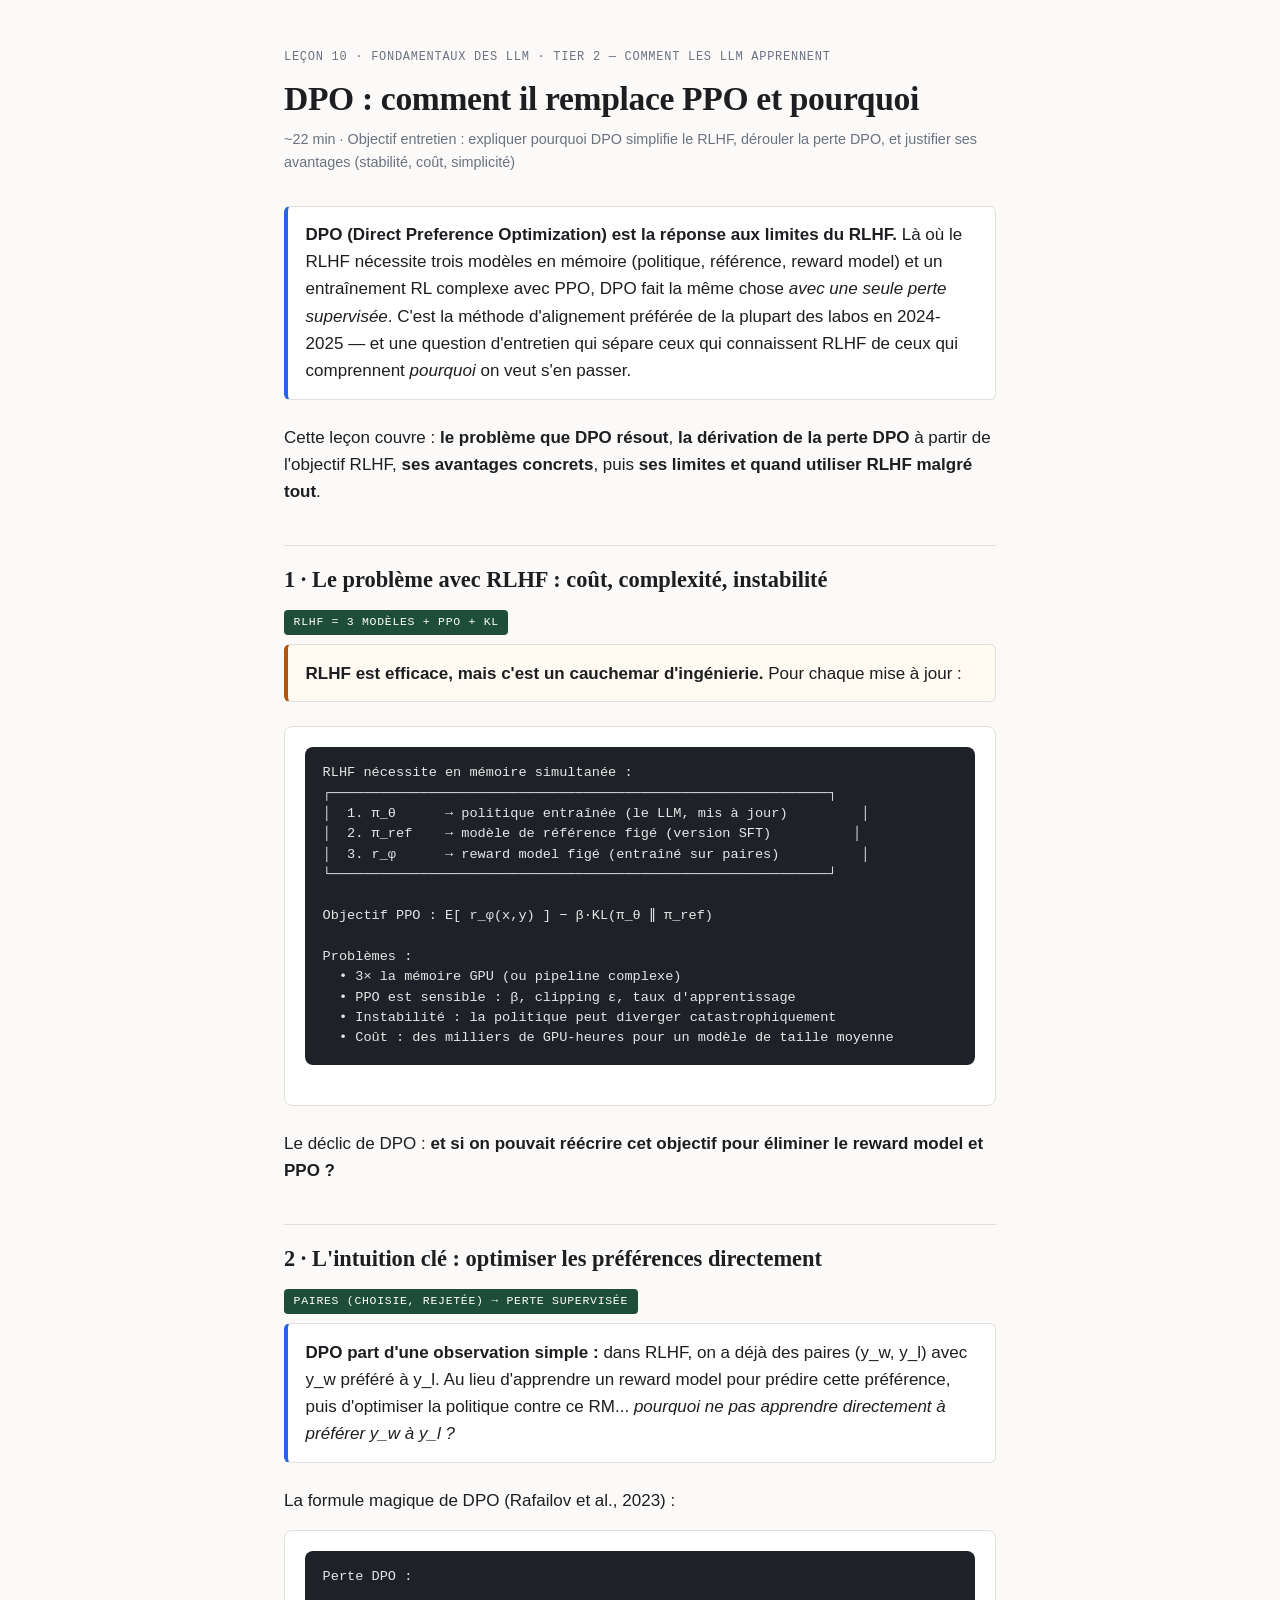
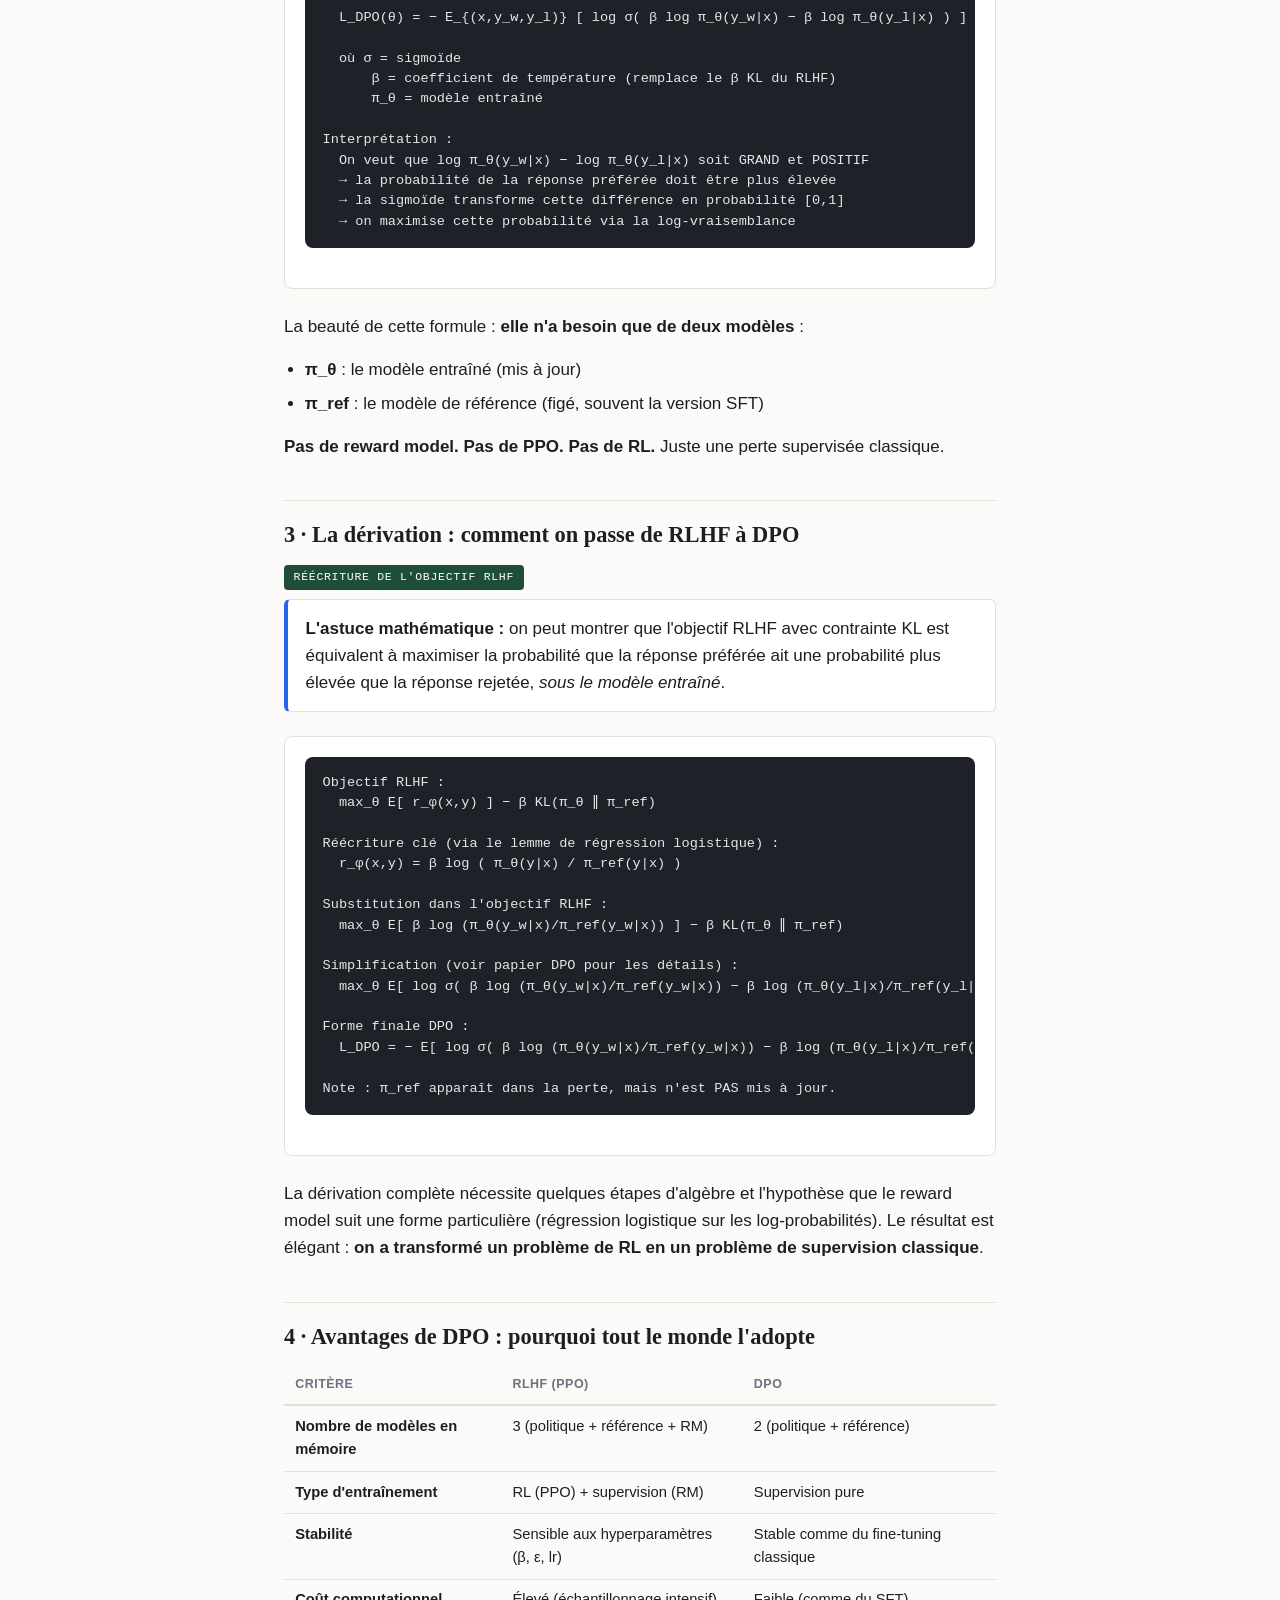
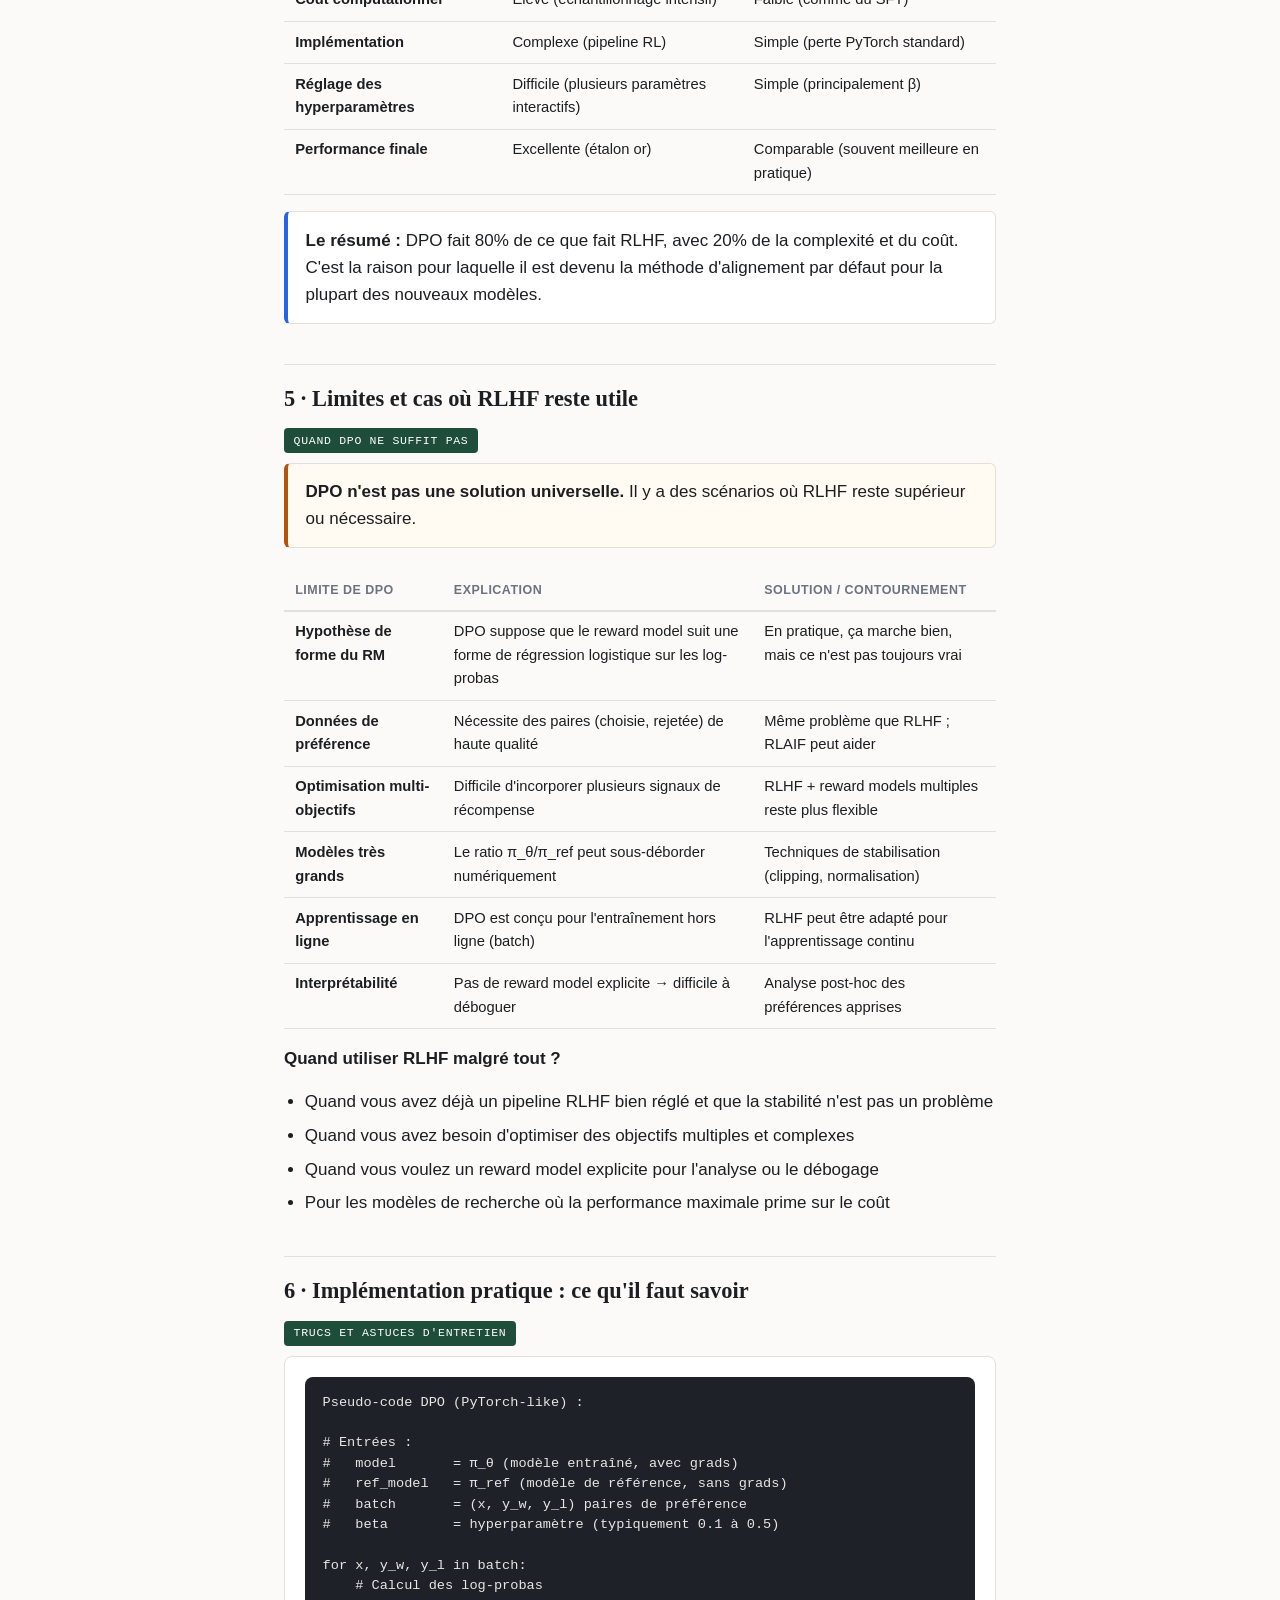
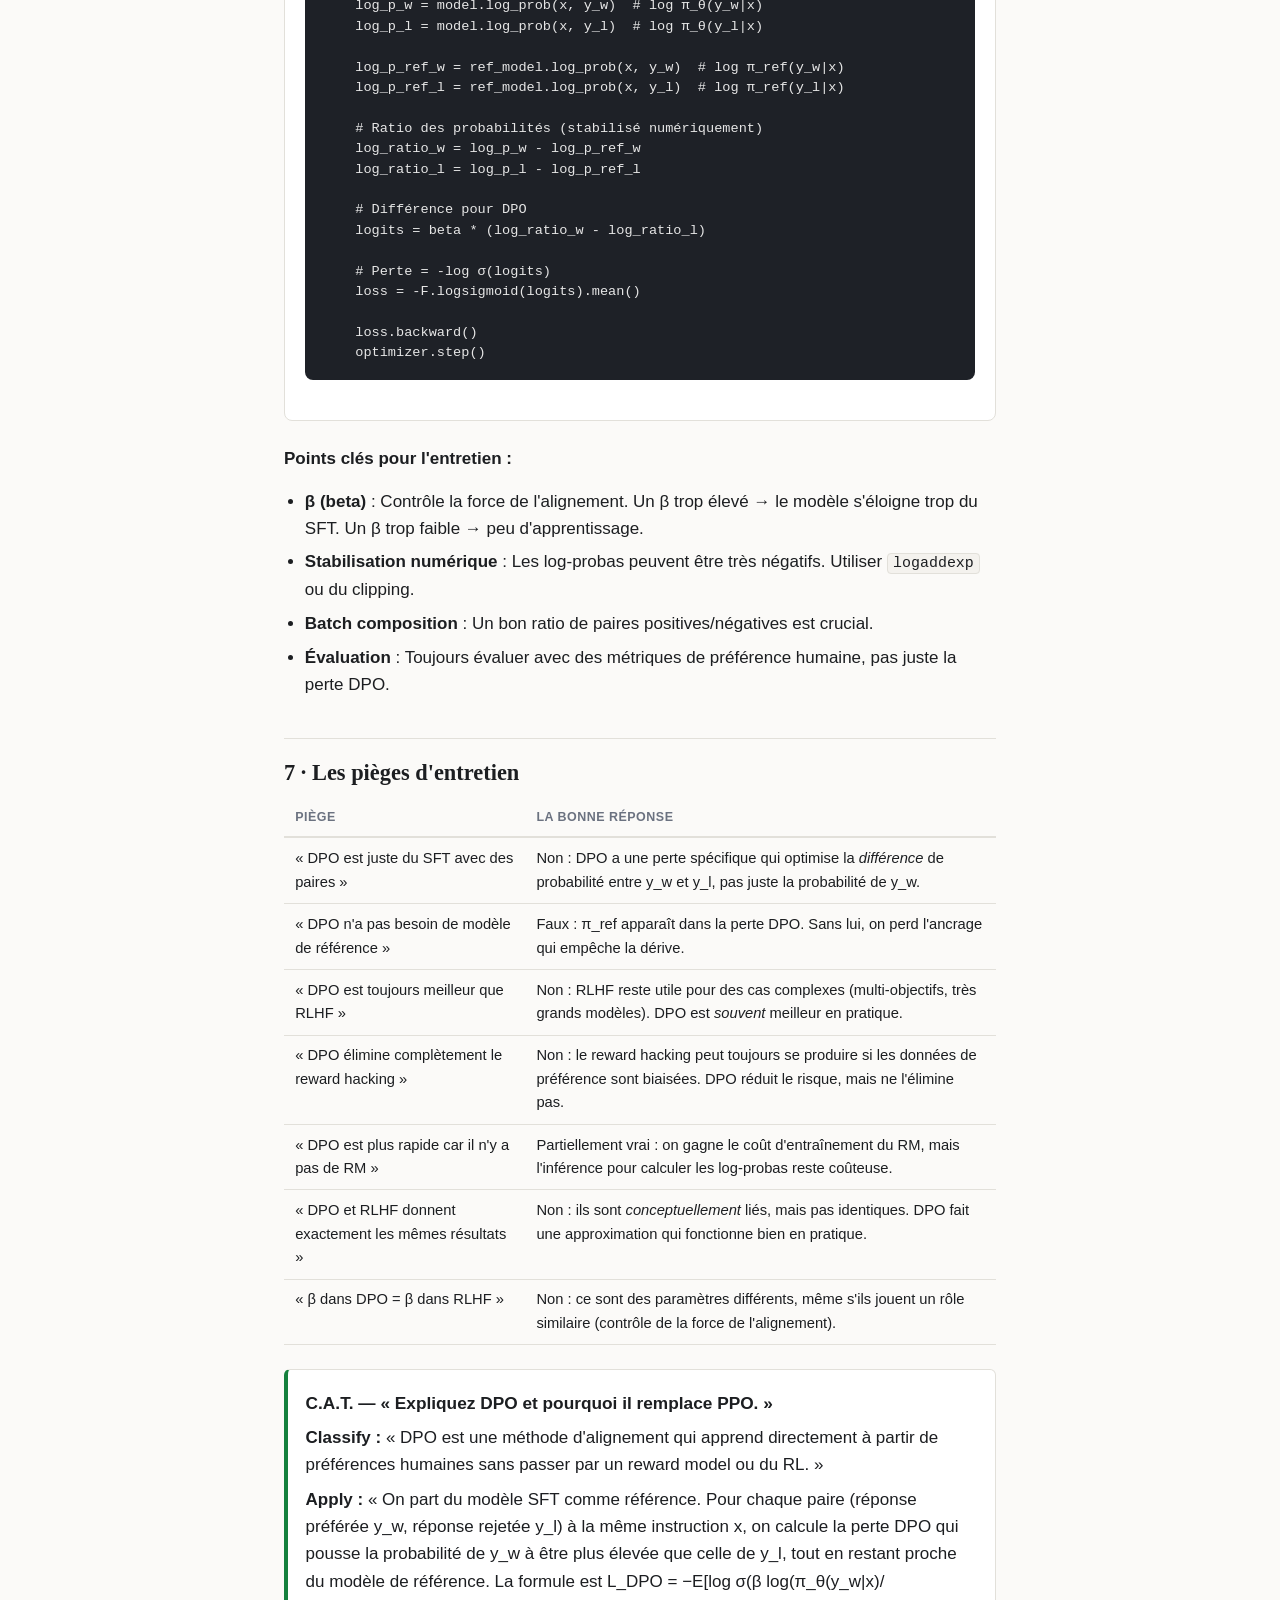
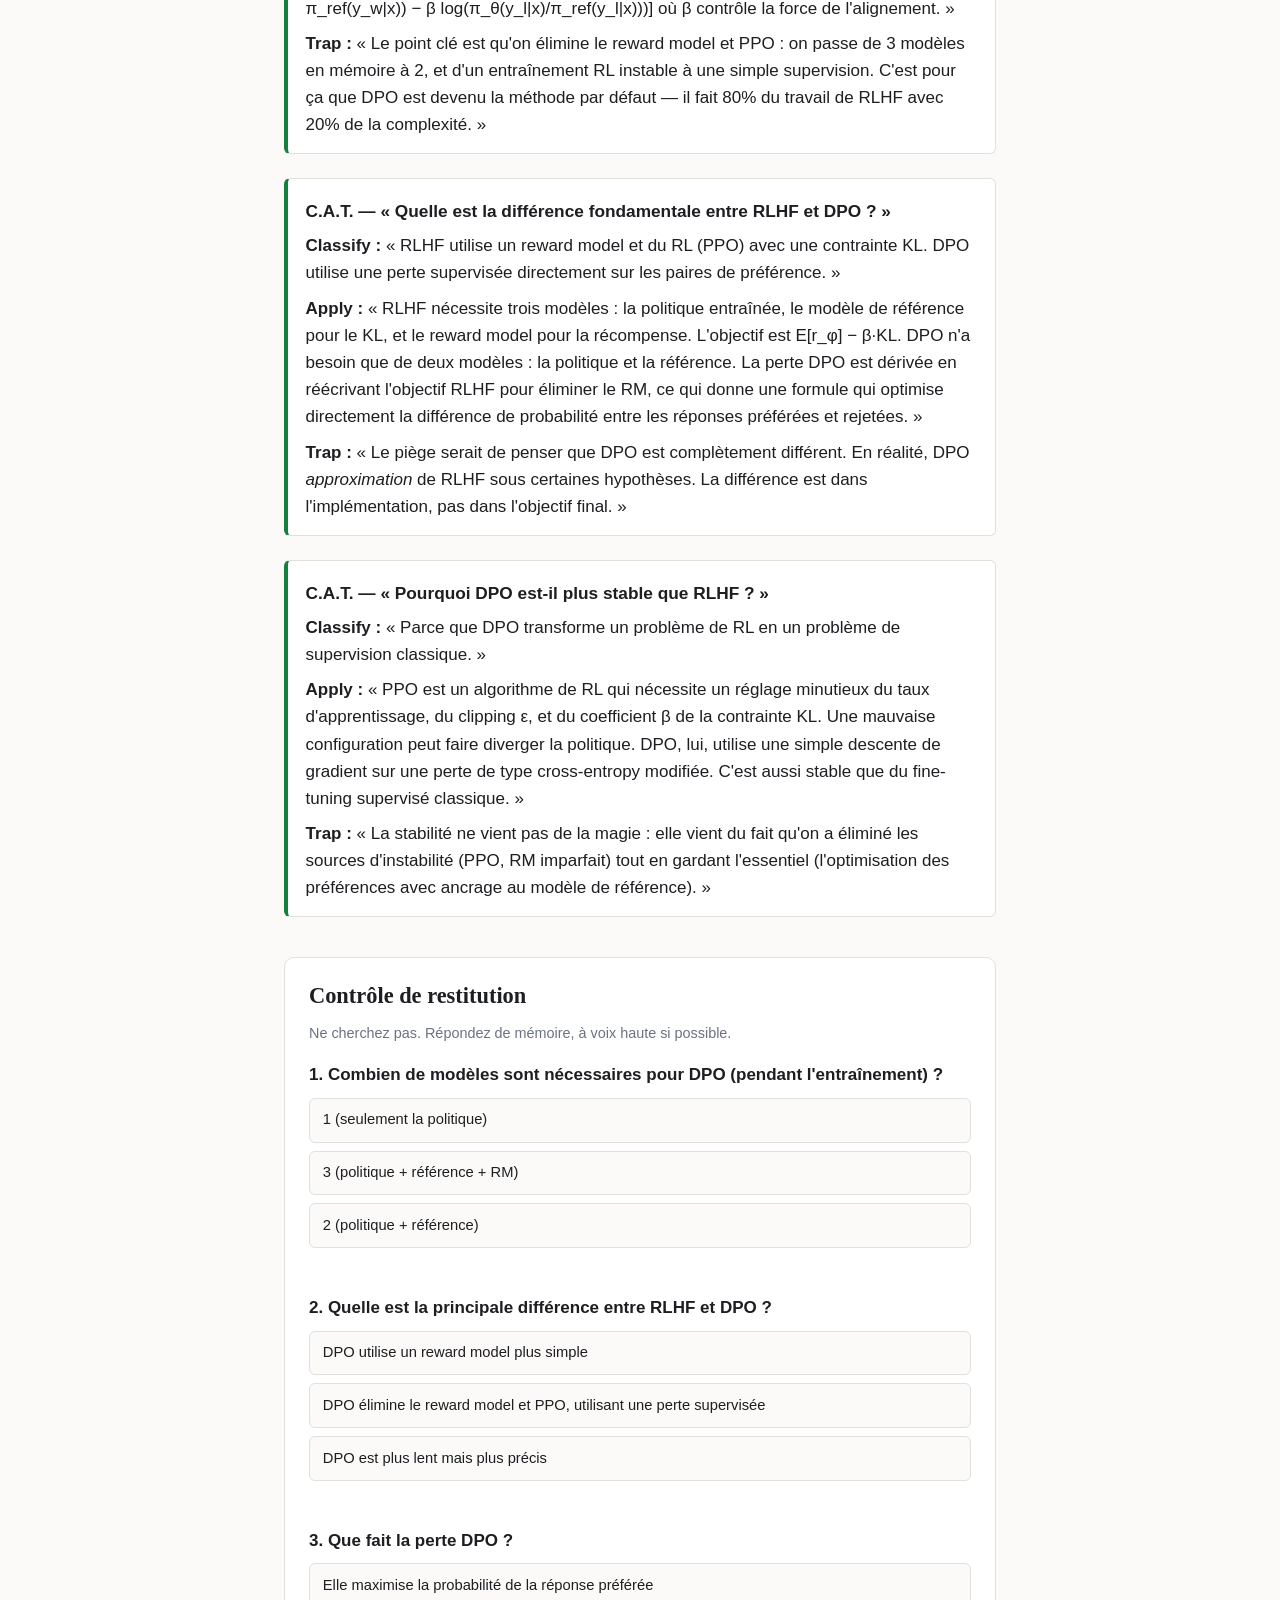
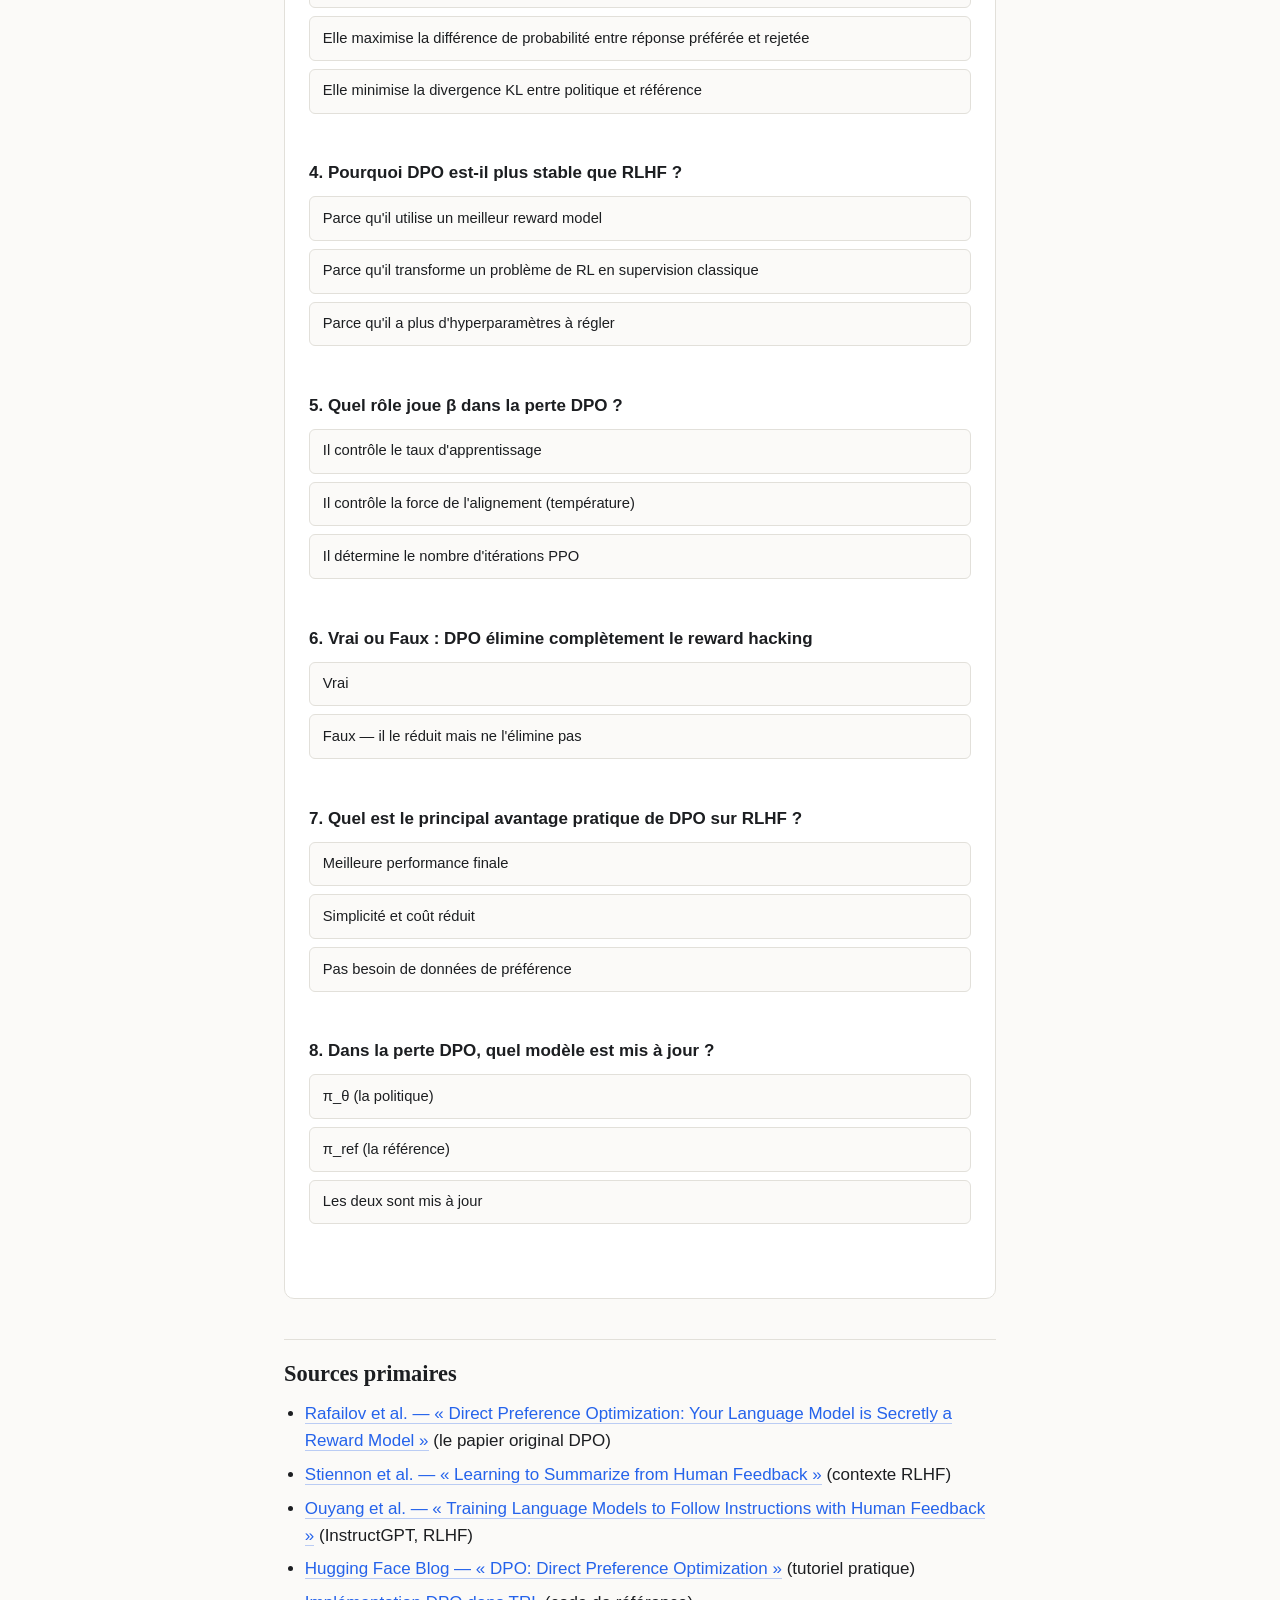
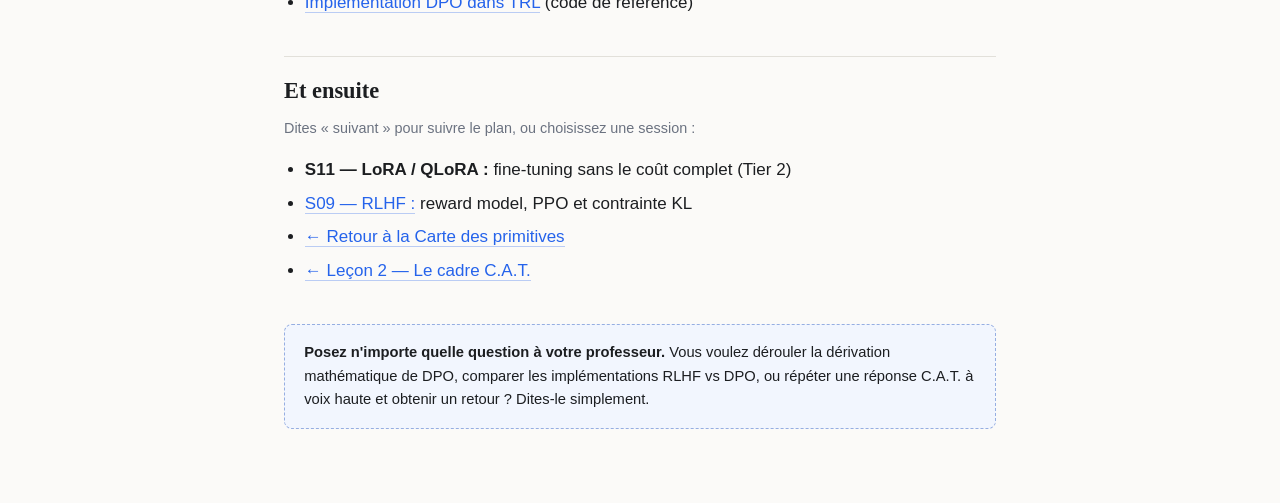
<file: lessons/0010-dpo-fr.html>
<!DOCTYPE html>
<html lang="fr">
<head>
  <meta charset="UTF-8">
  <meta name="viewport" content="width=device-width, initial-scale=1.0">
  <title>Leçon 10 — DPO : comment il remplace PPO et pourquoi</title>
  <link rel="stylesheet" href="../assets/style.css">
  <style>
    .diagram {
      background: #fff;
      border: 1px solid var(--border);
      border-radius: 8px;
      padding: 1.25rem;
      margin: 0 0 1.5rem;
      overflow-x: auto;
    }
    .group-label {
      font-family: var(--mono);
      font-size: 0.72rem;
      letter-spacing: 0.06em;
      text-transform: uppercase;
      color: #fff;
      background: #1e4d3a;
      display: inline-block;
      padding: 0.2rem 0.6rem;
      border-radius: 4px;
      margin-bottom: 0.6rem;
    }
    .cat { border-left: 4px solid var(--ok); }
    .cat h3 { margin-top: 0.3rem; }
    .mono { font-family: var(--mono); font-size: 0.88rem; }
    .comparison-table { margin: 1rem 0; }
    .comparison-table td { vertical-align: top; }
    .comparison-table th { text-align: left; }
  </style>
</head>
<body>
<main>

  <div class="lesson-meta">Leçon 10 · Fondamentaux des LLM · Tier 2 — Comment les LLM apprennent</div>
  <h1>DPO : comment il remplace PPO et pourquoi</h1>
  <p style="color:var(--muted); font-size:0.9rem; margin-bottom:2rem;">~22 min · Objectif entretien : expliquer pourquoi DPO simplifie le RLHF, dérouler la perte DPO, et justifier ses avantages (stabilité, coût, simplicité)</p>

  <!-- ── POURQUOI CE SUJET ──────────────────────────────────────────── -->
  <div class="callout">
    <p>
      <strong>DPO (Direct Preference Optimization) est la réponse aux limites du RLHF.</strong> 
      Là où le RLHF nécessite trois modèles en mémoire (politique, référence, reward model) et un 
      entraînement RL complexe avec PPO, DPO fait la même chose <em>avec une seule perte supervisée</em>.
      C'est la méthode d'alignement préférée de la plupart des labos en 2024-2025 — et une question 
      d'entretien qui sépare ceux qui connaissent RLHF de ceux qui comprennent <em>pourquoi</em> on veut s'en passer.
    </p>
  </div>

  <p>
    Cette leçon couvre : <strong>le problème que DPO résout</strong>, <strong>la dérivation de la perte DPO</strong> 
    à partir de l'objectif RLHF, <strong>ses avantages concrets</strong>, puis <strong>ses limites et quand 
    utiliser RLHF malgré tout</strong>.
  </p>

  <!-- ══════════════════════════════════════════════════════════════════ -->
  <!-- 1. LE PROBLÈME AVEC RLHF -->
  <!-- ══════════════════════════════════════════════════════════════════ -->
  <h2>1 · Le problème avec RLHF : coût, complexité, instabilité</h2>
  <span class="group-label">RLHF = 3 modèles + PPO + KL</span>

  <div class="callout warn">
    <p>
      <strong>RLHF est efficace, mais c'est un cauchemar d'ingénierie.</strong> Pour chaque mise à jour :
    </p>
  </div>

  <div class="diagram">
    <pre><code>RLHF nécessite en mémoire simultanée :
┌─────────────────────────────────────────────────────────────┐
│  1. π_θ      → politique entraînée (le LLM, mis à jour)         │
│  2. π_ref    → modèle de référence figé (version SFT)          │
│  3. r_φ      → reward model figé (entraîné sur paires)          │
└─────────────────────────────────────────────────────────────┘

Objectif PPO : E[ r_φ(x,y) ] − β·KL(π_θ ‖ π_ref)

Problèmes :
  • 3× la mémoire GPU (ou pipeline complexe)
  • PPO est sensible : β, clipping ε, taux d'apprentissage
  • Instabilité : la politique peut diverger catastrophiquement
  • Coût : des milliers de GPU-heures pour un modèle de taille moyenne</code></pre>
  </div>

  <p>
    Le déclic de DPO : <strong>et si on pouvait réécrire cet objectif pour éliminer le reward model et PPO ?</strong>
  </p>

  <!-- ══════════════════════════════════════════════════════════════════ -->
  <!-- 2. L'INTUITION DPO -->
  <!-- ══════════════════════════════════════════════════════════════════ -->
  <h2>2 · L'intuition clé : optimiser les préférences directement</h2>
  <span class="group-label">Paires (choisie, rejetée) → Perte supervisée</span>

  <div class="callout">
    <p>
      <strong>DPO part d'une observation simple :</strong> dans RLHF, on a déjà des paires (y_w, y_l) 
      avec y_w préféré à y_l. Au lieu d'apprendre un reward model pour prédire cette préférence, 
      puis d'optimiser la politique contre ce RM... <em>pourquoi ne pas apprendre directement à 
      préférer y_w à y_l ?</em>
    </p>
  </div>

  <p>
    La formule magique de DPO (Rafailov et al., 2023) :
  </p>

  <div class="diagram">
    <pre><code>Perte DPO :

  L_DPO(θ) = − E_{(x,y_w,y_l)} [ log σ( β log π_θ(y_w|x) − β log π_θ(y_l|x) ) ]

  où σ = sigmoïde
      β = coefficient de température (remplace le β KL du RLHF)
      π_θ = modèle entraîné

Interprétation :
  On veut que log π_θ(y_w|x) − log π_θ(y_l|x) soit GRAND et POSITIF
  → la probabilité de la réponse préférée doit être plus élevée
  → la sigmoïde transforme cette différence en probabilité [0,1]
  → on maximise cette probabilité via la log-vraisemblance</code></pre>
  </div>

  <p>
    La beauté de cette formule : <strong>elle n'a besoin que de deux modèles</strong> :
  </p>
  <ul>
    <li><strong>π_θ</strong> : le modèle entraîné (mis à jour)</li>
    <li><strong>π_ref</strong> : le modèle de référence (figé, souvent la version SFT)</li>
  </ul>
  <p>
    <strong>Pas de reward model. Pas de PPO. Pas de RL.</strong> Juste une perte supervisée classique.
  </p>

  <!-- ══════════════════════════════════════════════════════════════════ -->
  <!-- 3. LA DÉRIVATION -->
  <!-- ══════════════════════════════════════════════════════════════════ -->
  <h2>3 · La dérivation : comment on passe de RLHF à DPO</h2>
  <span class="group-label">Réécriture de l'objectif RLHF</span>

  <div class="callout">
    <p>
      <strong>L'astuce mathématique :</strong> on peut montrer que l'objectif RLHF avec contrainte KL est 
      équivalent à maximiser la probabilité que la réponse préférée ait une probabilité plus élevée 
      que la réponse rejetée, <em>sous le modèle entraîné</em>.
    </p>
  </div>

  <div class="diagram">
    <pre><code>Objectif RLHF :
  max_θ E[ r_φ(x,y) ] − β KL(π_θ ‖ π_ref)

Réécriture clé (via le lemme de régression logistique) :
  r_φ(x,y) = β log ( π_θ(y|x) / π_ref(y|x) )

Substitution dans l'objectif RLHF :
  max_θ E[ β log (π_θ(y_w|x)/π_ref(y_w|x)) ] − β KL(π_θ ‖ π_ref)

Simplification (voir papier DPO pour les détails) :
  max_θ E[ log σ( β log (π_θ(y_w|x)/π_ref(y_w|x)) − β log (π_θ(y_l|x)/π_ref(y_l|x)) ) ]

Forme finale DPO :
  L_DPO = − E[ log σ( β log (π_θ(y_w|x)/π_ref(y_w|x)) − β log (π_θ(y_l|x)/π_ref(y_l|x)) ) ]

Note : π_ref apparaît dans la perte, mais n'est PAS mis à jour.</code></pre>
  </div>

  <p>
    La dérivation complète nécessite quelques étapes d'algèbre et l'hypothèse que le reward model 
    suit une forme particulière (régression logistique sur les log-probabilités). Le résultat est 
    élégant : <strong>on a transformé un problème de RL en un problème de supervision classique</strong>.
  </p>

  <!-- ══════════════════════════════════════════════════════════════════ -->
  <!-- 4. AVANTAGES DE DPO -->
  <!-- ══════════════════════════════════════════════════════════════════ -->
  <h2>4 · Avantages de DPO : pourquoi tout le monde l'adopte</h2>

  <table class="comparison-table">
    <thead>
      <tr><th>Critère</th><th>RLHF (PPO)</th><th>DPO</th></tr>
    </thead>
    <tbody>
      <tr>
        <td><strong>Nombre de modèles en mémoire</strong></td>
        <td>3 (politique + référence + RM)</td>
        <td>2 (politique + référence)</td>
      </tr>
      <tr>
        <td><strong>Type d'entraînement</strong></td>
        <td>RL (PPO) + supervision (RM)</td>
        <td>Supervision pure</td>
      </tr>
      <tr>
        <td><strong>Stabilité</strong></td>
        <td>Sensible aux hyperparamètres (β, ε, lr)</td>
        <td>Stable comme du fine-tuning classique</td>
      </tr>
      <tr>
        <td><strong>Coût computationnel</strong></td>
        <td>Élevé (échantillonnage intensif)</td>
        <td>Faible (comme du SFT)</td>
      </tr>
      <tr>
        <td><strong>Implémentation</strong></td>
        <td>Complexe (pipeline RL)</td>
        <td>Simple (perte PyTorch standard)</td>
      </tr>
      <tr>
        <td><strong>Réglage des hyperparamètres</strong></td>
        <td>Difficile (plusieurs paramètres interactifs)</td>
        <td>Simple (principalement β)</td>
      </tr>
      <tr>
        <td><strong>Performance finale</strong></td>
        <td>Excellente (étalon or)</td>
        <td>Comparable (souvent meilleure en pratique)</td>
      </tr>
    </tbody>
  </table>

  <div class="callout">
    <p>
      <strong>Le résumé :</strong> DPO fait 80% de ce que fait RLHF, avec 20% de la complexité et du coût. 
      C'est la raison pour laquelle il est devenu la méthode d'alignement par défaut pour la plupart 
      des nouveaux modèles.
    </p>
  </div>

  <!-- ══════════════════════════════════════════════════════════════════ -->
  <!-- 5. LIMITES DE DPO -->
  <!-- ══════════════════════════════════════════════════════════════════ -->
  <h2>5 · Limites et cas où RLHF reste utile</h2>
  <span class="group-label">Quand DPO ne suffit pas</span>

  <div class="callout warn">
    <p>
      <strong>DPO n'est pas une solution universelle.</strong> Il y a des scénarios où RLHF reste 
      supérieur ou nécessaire.
    </p>
  </div>

  <table class="comparison-table">
    <thead>
      <tr><th>Limite de DPO</th><th>Explication</th><th>Solution / Contournement</th></tr>
    </thead>
    <tbody>
      <tr>
        <td><strong>Hypothèse de forme du RM</strong></td>
        <td>DPO suppose que le reward model suit une forme de régression logistique sur les log-probas</td>
        <td>En pratique, ça marche bien, mais ce n'est pas toujours vrai</td>
      </tr>
      <tr>
        <td><strong>Données de préférence</strong></td>
        <td>Nécessite des paires (choisie, rejetée) de haute qualité</td>
        <td>Même problème que RLHF ; RLAIF peut aider</td>
      </tr>
      <tr>
        <td><strong>Optimisation multi-objectifs</strong></td>
        <td>Difficile d'incorporer plusieurs signaux de récompense</td>
        <td>RLHF + reward models multiples reste plus flexible</td>
      </tr>
      <tr>
        <td><strong>Modèles très grands</strong></td>
        <td>Le ratio π_θ/π_ref peut sous-déborder numériquement</td>
        <td>Techniques de stabilisation (clipping, normalisation)</td>
      </tr>
      <tr>
        <td><strong>Apprentissage en ligne</strong></td>
        <td>DPO est conçu pour l'entraînement hors ligne (batch)</td>
        <td>RLHF peut être adapté pour l'apprentissage continu</td>
      </tr>
      <tr>
        <td><strong>Interprétabilité</strong></td>
        <td>Pas de reward model explicite → difficile à déboguer</td>
        <td>Analyse post-hoc des préférences apprises</td>
      </tr>
    </tbody>
  </table>

  <p>
    <strong>Quand utiliser RLHF malgré tout ?</strong>
  </p>
  <ul>
    <li>Quand vous avez déjà un pipeline RLHF bien réglé et que la stabilité n'est pas un problème</li>
    <li>Quand vous avez besoin d'optimiser des objectifs multiples et complexes</li>
    <li>Quand vous voulez un reward model explicite pour l'analyse ou le débogage</li>
    <li>Pour les modèles de recherche où la performance maximale prime sur le coût</li>
  </ul>

  <!-- ══════════════════════════════════════════════════════════════════ -->
  <!-- 6. IMPLÉMENTATION PRATIQUE -->
  <!-- ══════════════════════════════════════════════════════════════════ -->
  <h2>6 · Implémentation pratique : ce qu'il faut savoir</h2>
  <span class="group-label">Trucs et astuces d'entretien</span>

  <div class="diagram">
    <pre><code>Pseudo-code DPO (PyTorch-like) :

# Entrées :
#   model       = π_θ (modèle entraîné, avec grads)
#   ref_model   = π_ref (modèle de référence, sans grads)
#   batch       = (x, y_w, y_l) paires de préférence
#   beta        = hyperparamètre (typiquement 0.1 à 0.5)

for x, y_w, y_l in batch:
    # Calcul des log-probas
    log_p_w = model.log_prob(x, y_w)  # log π_θ(y_w|x)
    log_p_l = model.log_prob(x, y_l)  # log π_θ(y_l|x)
    
    log_p_ref_w = ref_model.log_prob(x, y_w)  # log π_ref(y_w|x)
    log_p_ref_l = ref_model.log_prob(x, y_l)  # log π_ref(y_l|x)
    
    # Ratio des probabilités (stabilisé numériquement)
    log_ratio_w = log_p_w - log_p_ref_w
    log_ratio_l = log_p_l - log_p_ref_l
    
    # Différence pour DPO
    logits = beta * (log_ratio_w - log_ratio_l)
    
    # Perte = -log σ(logits)
    loss = -F.logsigmoid(logits).mean()
    
    loss.backward()
    optimizer.step()</code></pre>
  </div>

  <p>
    <strong>Points clés pour l'entretien :</strong>
  </p>
  <ul>
    <li><strong>β (beta)</strong> : Contrôle la force de l'alignement. Un β trop élevé → le modèle 
        s'éloigne trop du SFT. Un β trop faible → peu d'apprentissage.</li>
    <li><strong>Stabilisation numérique</strong> : Les log-probas peuvent être très négatifs. 
        Utiliser <code>logaddexp</code> ou du clipping.</li>
    <li><strong>Batch composition</strong> : Un bon ratio de paires positives/négatives est crucial.</li>
    <li><strong>Évaluation</strong> : Toujours évaluer avec des métriques de préférence humaine, 
        pas juste la perte DPO.</li>
  </ul>

  <!-- ══════════════════════════════════════════════════════════════════ -->
  <!-- 7. PIÈGES D'ENTRETIEN -->
  <!-- ══════════════════════════════════════════════════════════════════ -->
  <h2>7 · Les pièges d'entretien</h2>

  <table>
    <thead>
      <tr><th>Piège</th><th>La bonne réponse</th></tr>
    </thead>
    <tbody>
      <tr>
        <td>« DPO est juste du SFT avec des paires »</td>
        <td>Non : DPO a une perte spécifique qui optimise la <em>différence</em> de probabilité entre y_w et y_l, pas juste la probabilité de y_w.</td>
      </tr>
      <tr>
        <td>« DPO n'a pas besoin de modèle de référence »</td>
        <td>Faux : π_ref apparaît dans la perte DPO. Sans lui, on perd l'ancrage qui empêche la dérive.</td>
      </tr>
      <tr>
        <td>« DPO est toujours meilleur que RLHF »</td>
        <td>Non : RLHF reste utile pour des cas complexes (multi-objectifs, très grands modèles). DPO est <em>souvent</em> meilleur en pratique.</td>
      </tr>
      <tr>
        <td>« DPO élimine complètement le reward hacking »</td>
        <td>Non : le reward hacking peut toujours se produire si les données de préférence sont biaisées. DPO réduit le risque, mais ne l'élimine pas.</td>
      </tr>
      <tr>
        <td>« DPO est plus rapide car il n'y a pas de RM »</td>
        <td>Partiellement vrai : on gagne le coût d'entraînement du RM, mais l'inférence pour calculer les log-probas reste coûteuse.</td>
      </tr>
      <tr>
        <td>« DPO et RLHF donnent exactement les mêmes résultats »</td>
        <td>Non : ils sont <em>conceptuellement</em> liés, mais pas identiques. DPO fait une approximation qui fonctionne bien en pratique.</td>
      </tr>
      <tr>
        <td>« β dans DPO = β dans RLHF »</td>
        <td>Non : ce sont des paramètres différents, même s'ils jouent un rôle similaire (contrôle de la force de l'alignement).</td>
      </tr>
    </tbody>
  </table>

  <!-- ══════════════════════════════════════════════════════════════════ -->
  <!-- C.A.T. -->
  <!-- ══════════════════════════════════════════════════════════════════ -->
  <div class="callout cat">
    <h3>C.A.T. — « Expliquez DPO et pourquoi il remplace PPO. »</h3>
    <p><strong>Classify :</strong> « DPO est une méthode d'alignement qui apprend directement à partir de préférences humaines sans passer par un reward model ou du RL. »</p>
    <p><strong>Apply :</strong> « On part du modèle SFT comme référence. Pour chaque paire (réponse préférée y_w, réponse rejetée y_l) à la même instruction x, on calcule la perte DPO qui pousse la probabilité de y_w à être plus élevée que celle de y_l, tout en restant proche du modèle de référence. La formule est L_DPO = −E[log σ(β log(π_θ(y_w|x)/π_ref(y_w|x)) − β log(π_θ(y_l|x)/π_ref(y_l|x)))] où β contrôle la force de l'alignement. »</p>
    <p><strong>Trap :</strong> « Le point clé est qu'on élimine le reward model et PPO : on passe de 3 modèles en mémoire à 2, et d'un entraînement RL instable à une simple supervision. C'est pour ça que DPO est devenu la méthode par défaut — il fait 80% du travail de RLHF avec 20% de la complexité. »</p>
  </div>

  <div class="callout cat">
    <h3>C.A.T. — « Quelle est la différence fondamentale entre RLHF et DPO ? »</h3>
    <p><strong>Classify :</strong> « RLHF utilise un reward model et du RL (PPO) avec une contrainte KL. DPO utilise une perte supervisée directement sur les paires de préférence. »</p>
    <p><strong>Apply :</strong> « RLHF nécessite trois modèles : la politique entraînée, le modèle de référence pour le KL, et le reward model pour la récompense. L'objectif est E[r_φ] − β·KL. DPO n'a besoin que de deux modèles : la politique et la référence. La perte DPO est dérivée en réécrivant l'objectif RLHF pour éliminer le RM, ce qui donne une formule qui optimise directement la différence de probabilité entre les réponses préférées et rejetées. »</p>
    <p><strong>Trap :</strong> « Le piège serait de penser que DPO est complètement différent. En réalité, DPO <em>approximation</em> de RLHF sous certaines hypothèses. La différence est dans l'implémentation, pas dans l'objectif final. »</p>
  </div>

  <div class="callout cat">
    <h3>C.A.T. — « Pourquoi DPO est-il plus stable que RLHF ? »</h3>
    <p><strong>Classify :</strong> « Parce que DPO transforme un problème de RL en un problème de supervision classique. »</p>
    <p><strong>Apply :</strong> « PPO est un algorithme de RL qui nécessite un réglage minutieux du taux d'apprentissage, du clipping ε, et du coefficient β de la contrainte KL. Une mauvaise configuration peut faire diverger la politique. DPO, lui, utilise une simple descente de gradient sur une perte de type cross-entropy modifiée. C'est aussi stable que du fine-tuning supervisé classique. »</p>
    <p><strong>Trap :</strong> « La stabilité ne vient pas de la magie : elle vient du fait qu'on a éliminé les sources d'instabilité (PPO, RM imparfait) tout en gardant l'essentiel (l'optimisation des préférences avec ancrage au modèle de référence). »</p>
  </div>

  <!-- ── QUIZ ───────────────────────────────────────────────────────── -->
  <div class="quiz">
    <h2>Contrôle de restitution</h2>
    <p style="color:var(--muted); font-size:0.9rem; margin-bottom:1rem;">Ne cherchez pas. Répondez de mémoire, à voix haute si possible.</p>

    <div class="quiz-q" id="q1">
      <p>1. Combien de modèles sont nécessaires pour DPO (pendant l'entraînement) ?</p>
      <button class="quiz-option" onclick="answer(this,'wrong')">1 (seulement la politique)</button>
      <button class="quiz-option" onclick="answer(this,'wrong')">3 (politique + référence + RM)</button>
      <button class="quiz-option" onclick="answer(this,'correct')">2 (politique + référence)</button>
      <div class="quiz-feedback"></div>
    </div>

    <div class="quiz-q" id="q2">
      <p>2. Quelle est la principale différence entre RLHF et DPO ?</p>
      <button class="quiz-option" onclick="answer(this,'wrong')">DPO utilise un reward model plus simple</button>
      <button class="quiz-option" onclick="answer(this,'correct')">DPO élimine le reward model et PPO, utilisant une perte supervisée</button>
      <button class="quiz-option" onclick="answer(this,'wrong')">DPO est plus lent mais plus précis</button>
      <div class="quiz-feedback"></div>
    </div>

    <div class="quiz-q" id="q3">
      <p>3. Que fait la perte DPO ?</p>
      <button class="quiz-option" onclick="answer(this,'wrong')">Elle maximise la probabilité de la réponse préférée</button>
      <button class="quiz-option" onclick="answer(this,'correct')">Elle maximise la différence de probabilité entre réponse préférée et rejetée</button>
      <button class="quiz-option" onclick="answer(this,'wrong')">Elle minimise la divergence KL entre politique et référence</button>
      <div class="quiz-feedback"></div>
    </div>

    <div class="quiz-q" id="q4">
      <p>4. Pourquoi DPO est-il plus stable que RLHF ?</p>
      <button class="quiz-option" onclick="answer(this,'wrong')">Parce qu'il utilise un meilleur reward model</button>
      <button class="quiz-option" onclick="answer(this,'correct')">Parce qu'il transforme un problème de RL en supervision classique</button>
      <button class="quiz-option" onclick="answer(this,'wrong')">Parce qu'il a plus d'hyperparamètres à régler</button>
      <div class="quiz-feedback"></div>
    </div>

    <div class="quiz-q" id="q5">
      <p>5. Quel rôle joue β dans la perte DPO ?</p>
      <button class="quiz-option" onclick="answer(this,'wrong')">Il contrôle le taux d'apprentissage</button>
      <button class="quiz-option" onclick="answer(this,'correct')">Il contrôle la force de l'alignement (température)</button>
      <button class="quiz-option" onclick="answer(this,'wrong')">Il détermine le nombre d'itérations PPO</button>
      <div class="quiz-feedback"></div>
    </div>

    <div class="quiz-q" id="q6">
      <p>6. Vrai ou Faux : DPO élimine complètement le reward hacking</p>
      <button class="quiz-option" onclick="answer(this,'wrong')">Vrai</button>
      <button class="quiz-option" onclick="answer(this,'correct')">Faux — il le réduit mais ne l'élimine pas</button>
      <div class="quiz-feedback"></div>
    </div>

    <div class="quiz-q" id="q7">
      <p>7. Quel est le principal avantage pratique de DPO sur RLHF ?</p>
      <button class="quiz-option" onclick="answer(this,'wrong')">Meilleure performance finale</button>
      <button class="quiz-option" onclick="answer(this,'correct')">Simplicité et coût réduit</button>
      <button class="quiz-option" onclick="answer(this,'wrong')">Pas besoin de données de préférence</button>
      <div class="quiz-feedback"></div>
    </div>

    <div class="quiz-q" id="q8">
      <p>8. Dans la perte DPO, quel modèle est mis à jour ?</p>
      <button class="quiz-option" onclick="answer(this,'correct')">π_θ (la politique)</button>
      <button class="quiz-option" onclick="answer(this,'wrong')">π_ref (la référence)</button>
      <button class="quiz-option" onclick="answer(this,'wrong')">Les deux sont mis à jour</button>
      <div class="quiz-feedback"></div>
    </div>

    <div id="score-banner" class="score-banner"></div>
  </div>

  <!-- ── SOURCES PRIMAIRES ───────────────────────────────────────────── -->
  <h2>Sources primaires</h2>
  <ul>
    <li><a href="https://arxiv.org/abs/2305.18895" target="_blank">Rafailov et al. — « Direct Preference Optimization: Your Language Model is Secretly a Reward Model »</a> (le papier original DPO)</li>
    <li><a href="https://arxiv.org/abs/2009.01325" target="_blank">Stiennon et al. — « Learning to Summarize from Human Feedback »</a> (contexte RLHF)</li>
    <li><a href="https://arxiv.org/abs/2203.02155" target="_blank">Ouyang et al. — « Training Language Models to Follow Instructions with Human Feedback »</a> (InstructGPT, RLHF)</li>
    <li><a href="https://huggingface.co/blog/dpo" target="_blank">Hugging Face Blog — « DPO: Direct Preference Optimization »</a> (tutoriel pratique)</li>
    <li><a href="https://github.com/huggingface/trl/blob/main/trl/trainer/dpo_trainer.py" target="_blank">Implémentation DPO dans TRL</a> (code de référence)</li>
  </ul>

  <!-- ── ET ENSUITE ──────────────────────────────────────────────────── -->
  <h2>Et ensuite</h2>
  <p style="color:var(--muted); font-size:0.9rem;">
    Dites « suivant » pour suivre le plan, ou choisissez une session :
  </p>
  <ul>
    <li><strong>S11 — LoRA / QLoRA :</strong> fine-tuning sans le coût complet (Tier 2)</li>
    <li><a href="0009-rlhf-fr.html">S09 — RLHF :</a> reward model, PPO et contrainte KL</li>
    <li><a href="0003-llm-primitives-map.html">← Retour à la Carte des primitives</a></li>
    <li><a href="0002-interview-framework.html">← Leçon 2 — Le cadre C.A.T.</a></li>
  </ul>

  <div class="ask-teacher">
    <strong>Posez n'importe quelle question à votre professeur.</strong> Vous voulez dérouler la dérivation 
    mathématique de DPO, comparer les implémentations RLHF vs DPO, ou répéter une réponse C.A.T. 
    à voix haute et obtenir un retour ? Dites-le simplement.
  </div>

</main>

<script>
  let answered = {};
  const TOTAL = 8;
  const feedbacks = {
    correct: "Correct.",
    wrong: "Pas tout à fait — relisez la section ci-dessus et réessayez."
  };

  function answer(btn, result) {
    const qDiv = btn.closest('.quiz-q');
    const qId = qDiv.id;
    if (answered[qId]) return;
    answered[qId] = result;

    qDiv.querySelectorAll('.quiz-option').forEach(b => b.disabled = true);
    btn.classList.add(result);
    qDiv.querySelector('.quiz-feedback').textContent = feedbacks[result];

    if (Object.keys(answered).length === TOTAL) {
      const correct = Object.values(answered).filter(v => v === 'correct').length;
      const banner = document.getElementById('score-banner');
      banner.textContent = correct >= 7
        ? `${correct}/${TOTAL} — excellent. Vous maîtrisez DPO et ses avantages sur RLHF.`
        : correct >= 5
          ? `${correct}/${TOTAL} — bien. Revoyez les points sur la perte DPO et la stabilité.`
          : `${correct}/${TOTAL} — relisez la leçon, puis expliquez la différence RLHF vs DPO à voix haute.`;
      banner.classList.add('show', correct >= 7 ? 'pass' : correct >= 5 ? 'partial' : 'fail');
    }
  }
</script>
</body>
</html>
</file>
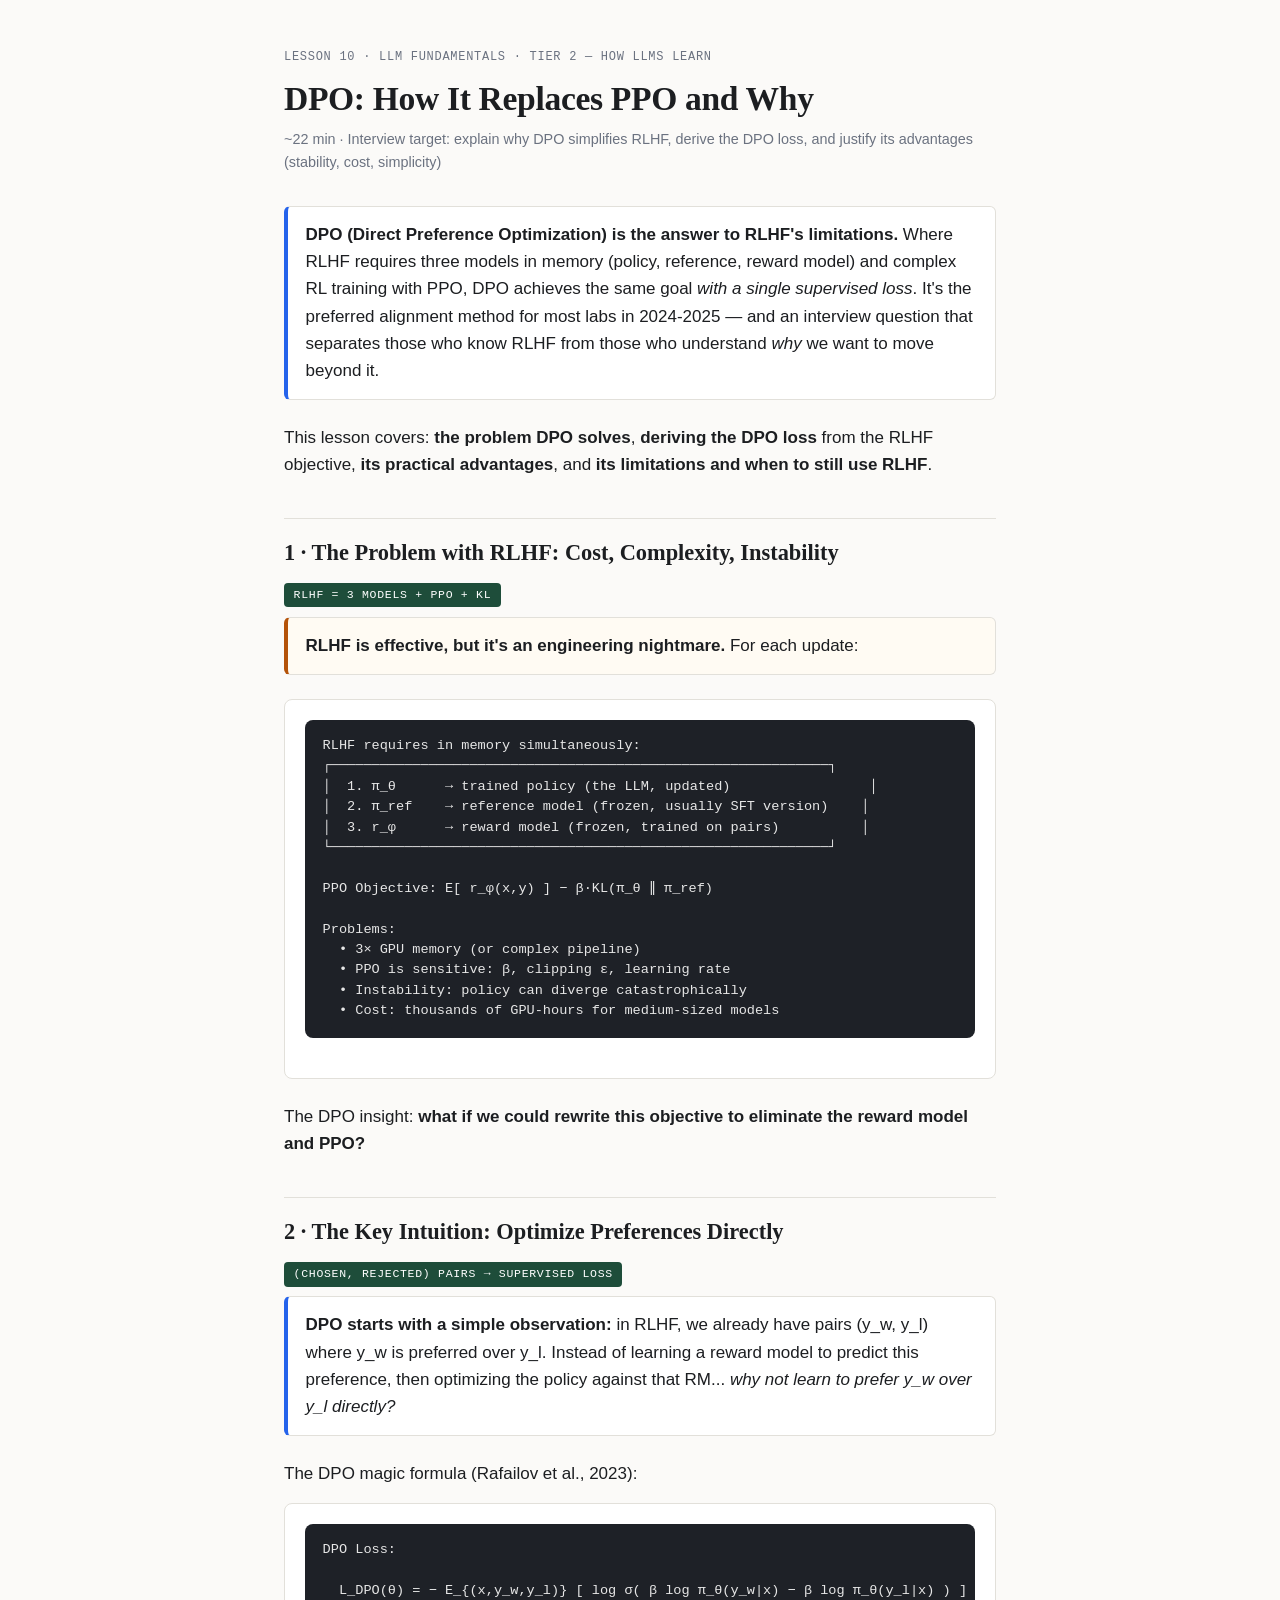
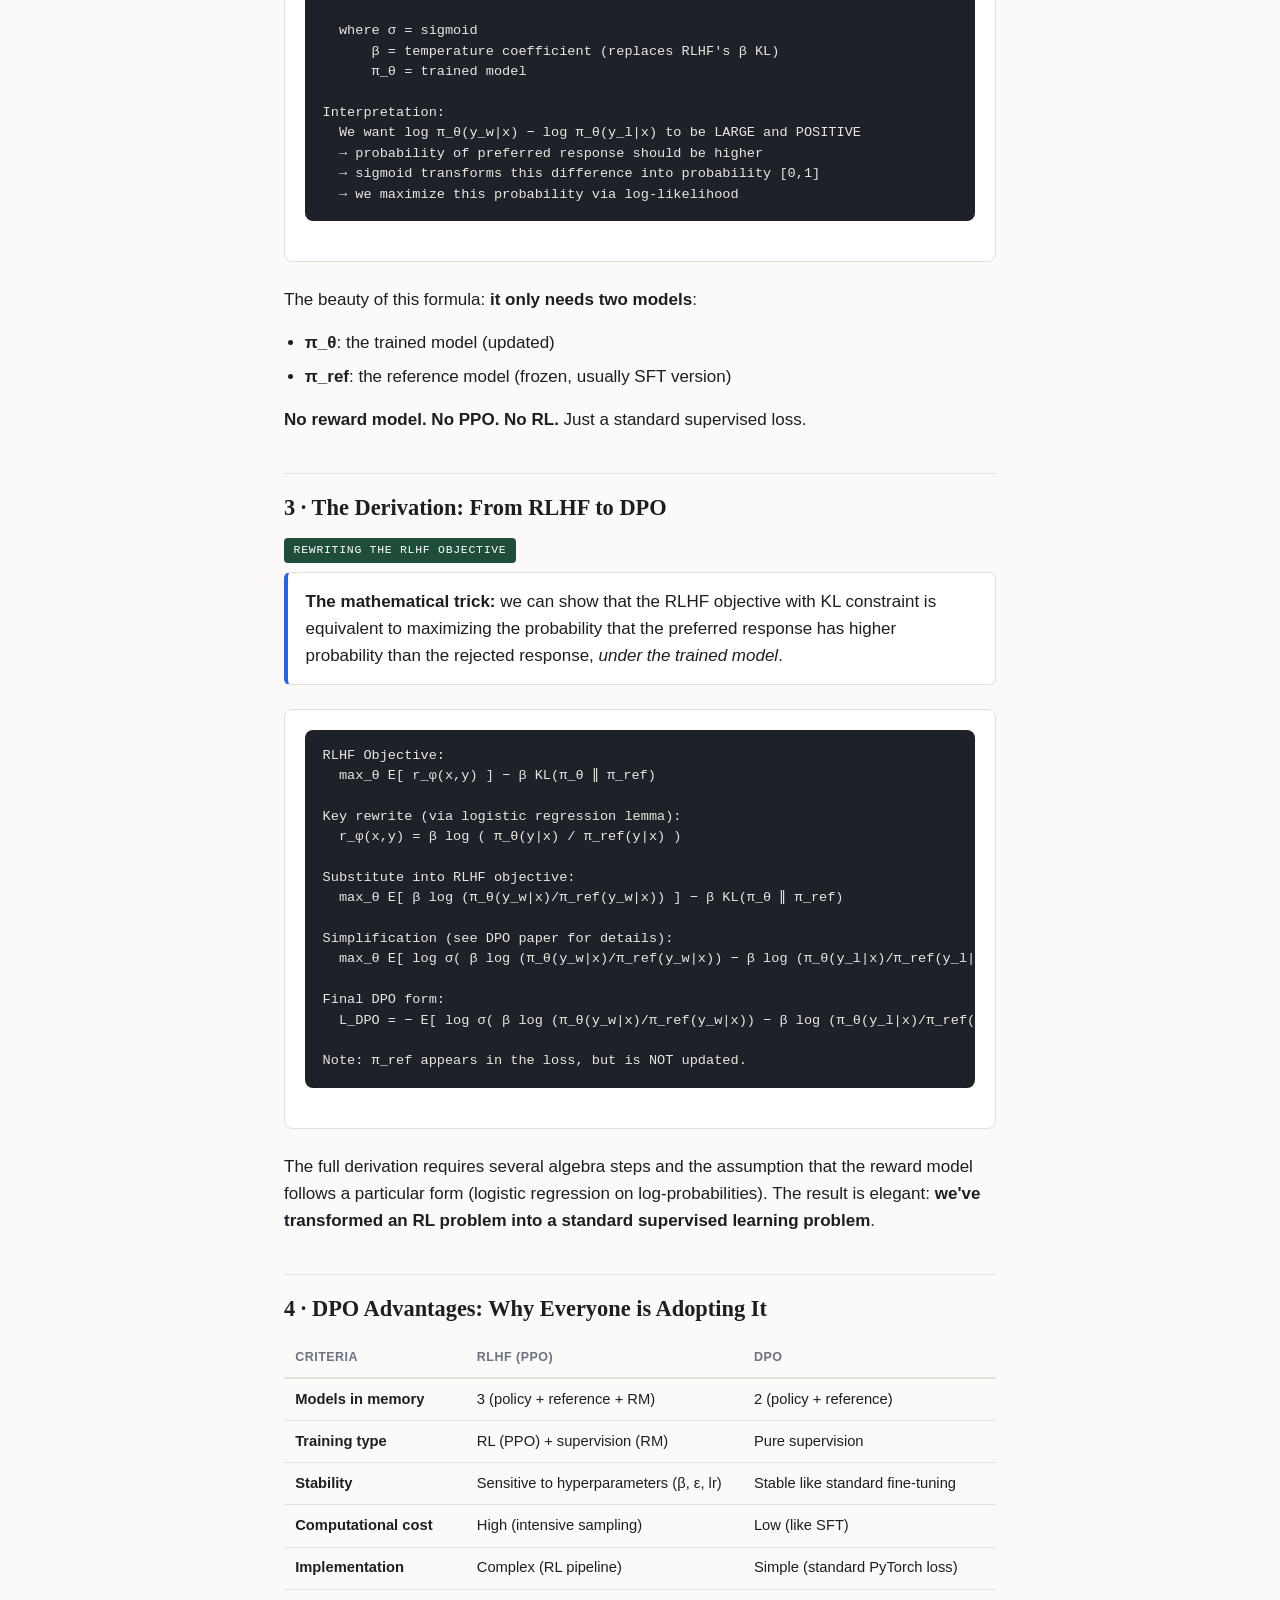
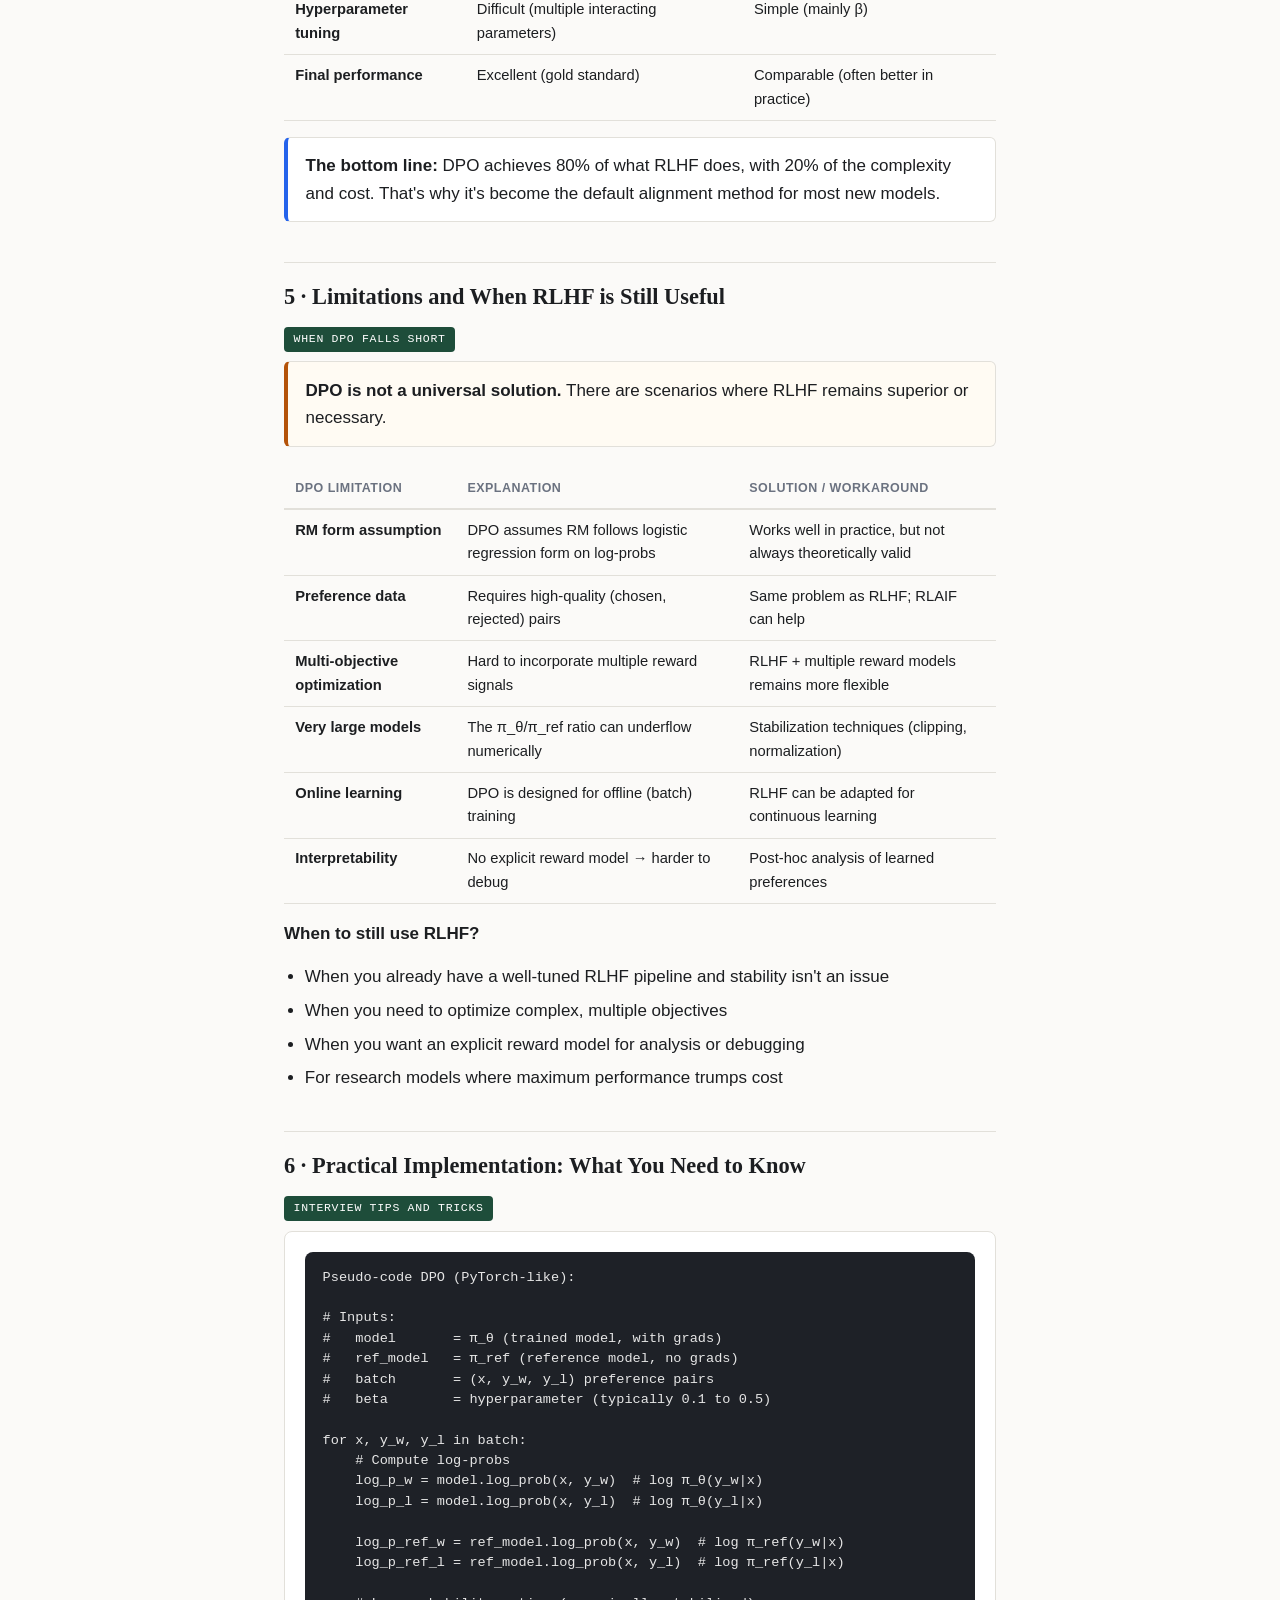
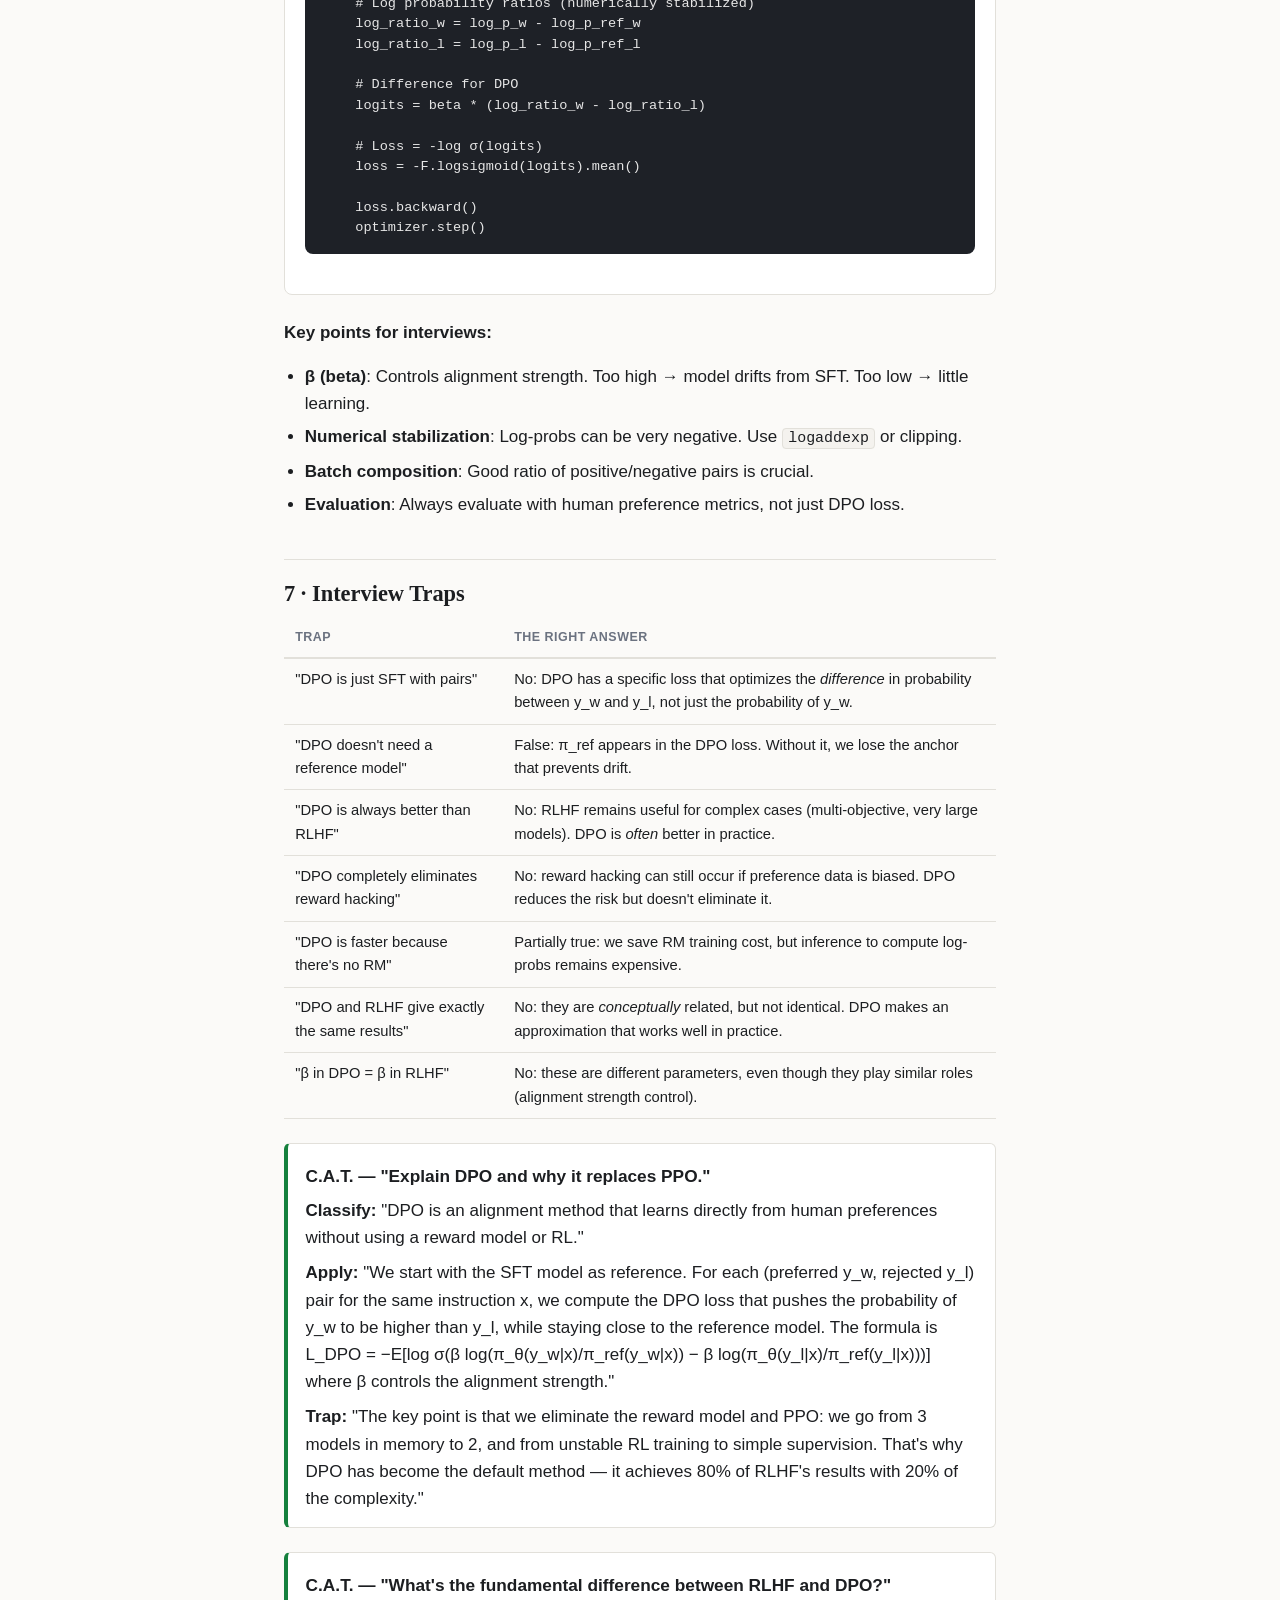
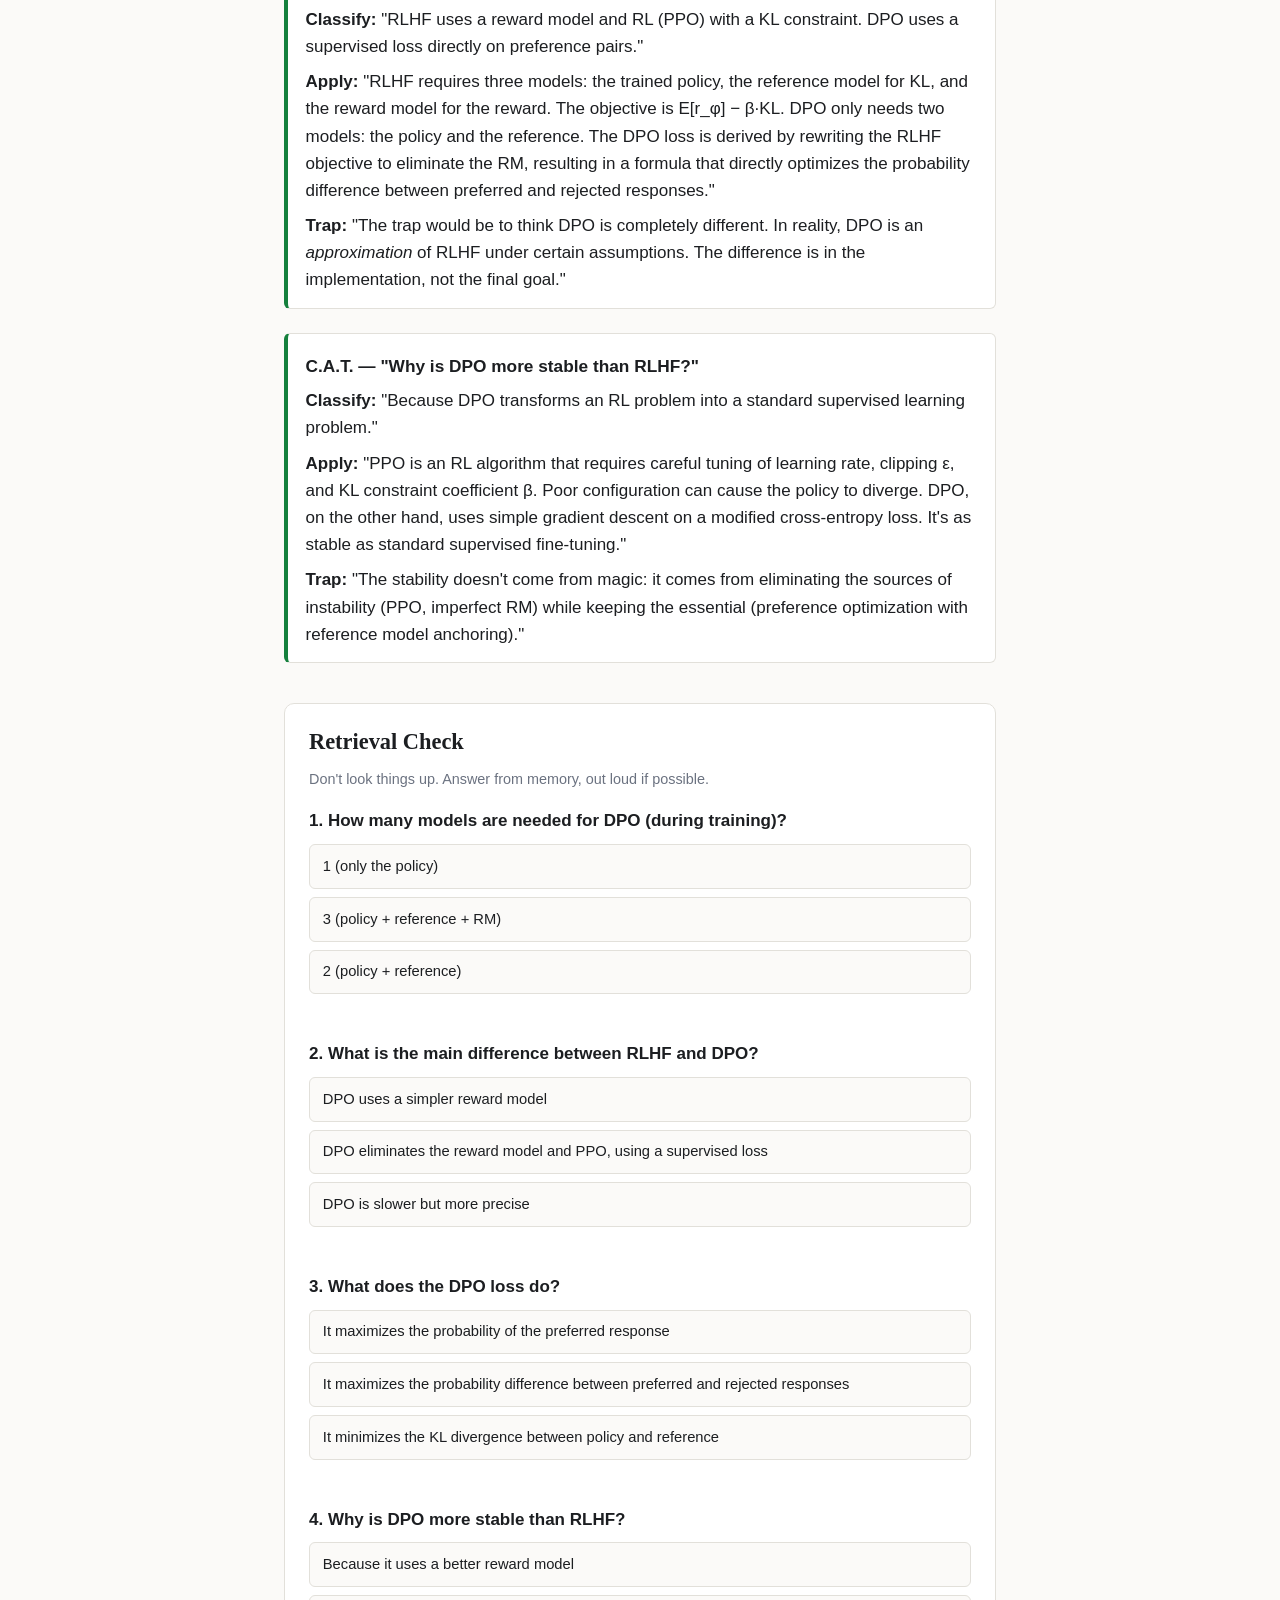
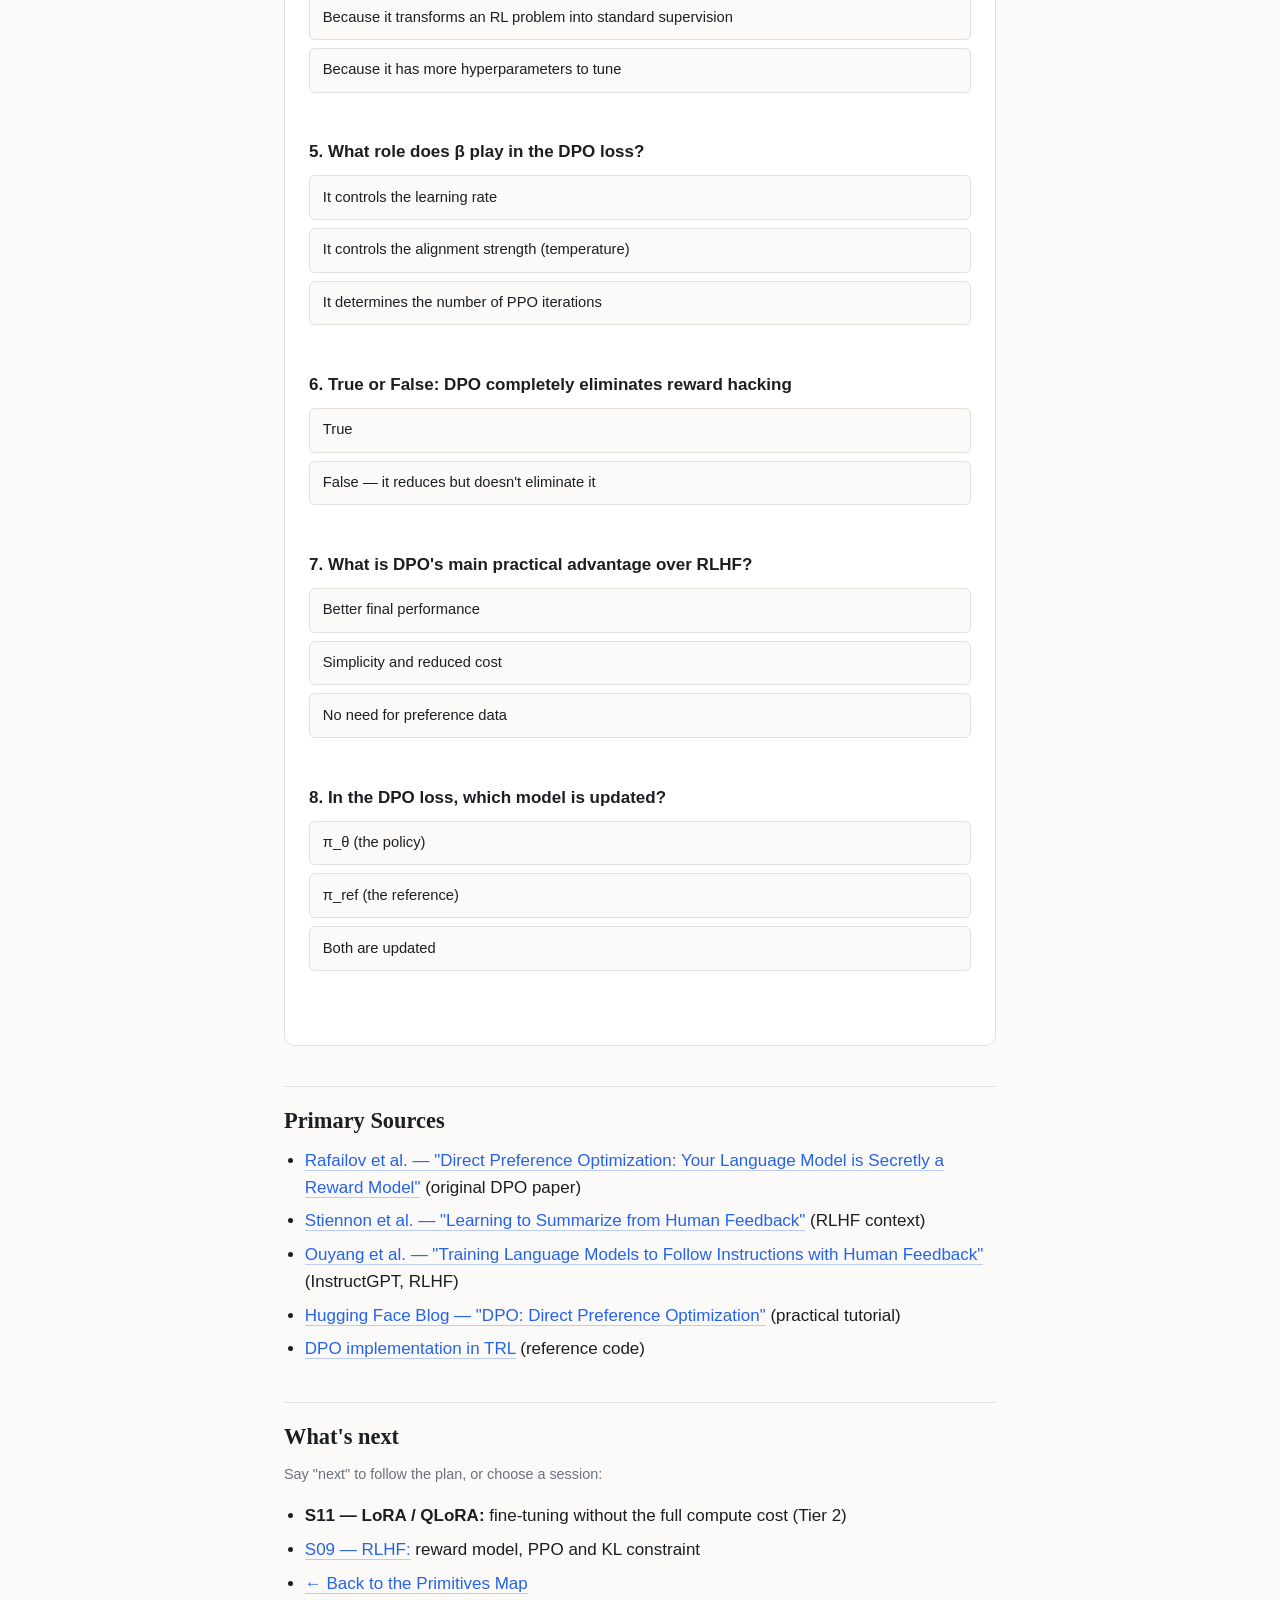
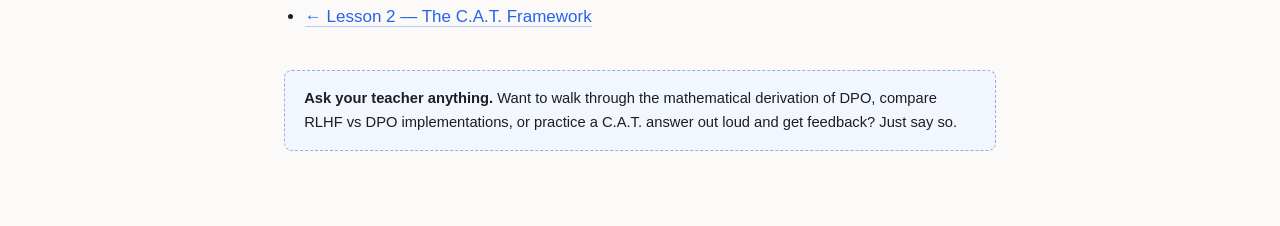
<file: lessons/0010-dpo.html>
<!DOCTYPE html>
<html lang="en">
<head>
  <meta charset="UTF-8">
  <meta name="viewport" content="width=device-width, initial-scale=1.0">
  <title>Lesson 10 — DPO: How It Replaces PPO and Why</title>
  <link rel="stylesheet" href="../assets/style.css">
  <style>
    .diagram {
      background: #fff;
      border: 1px solid var(--border);
      border-radius: 8px;
      padding: 1.25rem;
      margin: 0 0 1.5rem;
      overflow-x: auto;
    }
    .group-label {
      font-family: var(--mono);
      font-size: 0.72rem;
      letter-spacing: 0.06em;
      text-transform: uppercase;
      color: #fff;
      background: #1e4d3a;
      display: inline-block;
      padding: 0.2rem 0.6rem;
      border-radius: 4px;
      margin-bottom: 0.6rem;
    }
    .cat { border-left: 4px solid var(--ok); }
    .cat h3 { margin-top: 0.3rem; }
    .mono { font-family: var(--mono); font-size: 0.88rem; }
    .comparison-table { margin: 1rem 0; }
    .comparison-table td { vertical-align: top; }
    .comparison-table th { text-align: left; }
  </style>
</head>
<body>
<main>

  <div class="lesson-meta">Lesson 10 · LLM Fundamentals · Tier 2 — How LLMs Learn</div>
  <h1>DPO: How It Replaces PPO and Why</h1>
  <p style="color:var(--muted); font-size:0.9rem; margin-bottom:2rem;">~22 min · Interview target: explain why DPO simplifies RLHF, derive the DPO loss, and justify its advantages (stability, cost, simplicity)</p>

  <!-- ── WHY THIS TOPIC ──────────────────────────────────────────── -->
  <div class="callout">
    <p>
      <strong>DPO (Direct Preference Optimization) is the answer to RLHF's limitations.</strong> 
      Where RLHF requires three models in memory (policy, reference, reward model) and complex RL 
      training with PPO, DPO achieves the same goal <em>with a single supervised loss</em>.
      It's the preferred alignment method for most labs in 2024-2025 — and an interview question that 
      separates those who know RLHF from those who understand <em>why</em> we want to move beyond it.
    </p>
  </div>

  <p>
    This lesson covers: <strong>the problem DPO solves</strong>, <strong>deriving the DPO loss</strong> 
    from the RLHF objective, <strong>its practical advantages</strong>, and <strong>its limitations and when 
    to still use RLHF</strong>.
  </p>

  <!-- ══════════════════════════════════════════════════════════════════ -->
  <!-- 1. THE PROBLEM WITH RLHF -->
  <!-- ══════════════════════════════════════════════════════════════════ -->
  <h2>1 · The Problem with RLHF: Cost, Complexity, Instability</h2>
  <span class="group-label">RLHF = 3 models + PPO + KL</span>

  <div class="callout warn">
    <p>
      <strong>RLHF is effective, but it's an engineering nightmare.</strong> For each update:
    </p>
  </div>

  <div class="diagram">
    <pre><code>RLHF requires in memory simultaneously:
┌─────────────────────────────────────────────────────────────┐
│  1. π_θ      → trained policy (the LLM, updated)                 │
│  2. π_ref    → reference model (frozen, usually SFT version)    │
│  3. r_φ      → reward model (frozen, trained on pairs)          │
└─────────────────────────────────────────────────────────────┘

PPO Objective: E[ r_φ(x,y) ] − β·KL(π_θ ‖ π_ref)

Problems:
  • 3× GPU memory (or complex pipeline)
  • PPO is sensitive: β, clipping ε, learning rate
  • Instability: policy can diverge catastrophically
  • Cost: thousands of GPU-hours for medium-sized models</code></pre>
  </div>

  <p>
    The DPO insight: <strong>what if we could rewrite this objective to eliminate the reward model and PPO?</strong>
  </p>

  <!-- ══════════════════════════════════════════════════════════════════ -->
  <!-- 2. THE DPO INTUITION -->
  <!-- ══════════════════════════════════════════════════════════════════ -->
  <h2>2 · The Key Intuition: Optimize Preferences Directly</h2>
  <span class="group-label">(chosen, rejected) pairs → Supervised loss</span>

  <div class="callout">
    <p>
      <strong>DPO starts with a simple observation:</strong> in RLHF, we already have pairs (y_w, y_l) 
      where y_w is preferred over y_l. Instead of learning a reward model to predict this preference, 
      then optimizing the policy against that RM... <em>why not learn to prefer y_w over y_l directly?</em>
    </p>
  </div>

  <p>
    The DPO magic formula (Rafailov et al., 2023):
  </p>

  <div class="diagram">
    <pre><code>DPO Loss:

  L_DPO(θ) = − E_{(x,y_w,y_l)} [ log σ( β log π_θ(y_w|x) − β log π_θ(y_l|x) ) ]

  where σ = sigmoid
      β = temperature coefficient (replaces RLHF's β KL)
      π_θ = trained model

Interpretation:
  We want log π_θ(y_w|x) − log π_θ(y_l|x) to be LARGE and POSITIVE
  → probability of preferred response should be higher
  → sigmoid transforms this difference into probability [0,1]
  → we maximize this probability via log-likelihood</code></pre>
  </div>

  <p>
    The beauty of this formula: <strong>it only needs two models</strong>:
  </p>
  <ul>
    <li><strong>π_θ</strong>: the trained model (updated)</li>
    <li><strong>π_ref</strong>: the reference model (frozen, usually SFT version)</li>
  </ul>
  <p>
    <strong>No reward model. No PPO. No RL.</strong> Just a standard supervised loss.
  </p>

  <!-- ══════════════════════════════════════════════════════════════════ -->
  <!-- 3. THE DERIVATION -->
  <!-- ══════════════════════════════════════════════════════════════════ -->
  <h2>3 · The Derivation: From RLHF to DPO</h2>
  <span class="group-label">Rewriting the RLHF objective</span>

  <div class="callout">
    <p>
      <strong>The mathematical trick:</strong> we can show that the RLHF objective with KL constraint is 
      equivalent to maximizing the probability that the preferred response has higher probability 
      than the rejected response, <em>under the trained model</em>.
    </p>
  </div>

  <div class="diagram">
    <pre><code>RLHF Objective:
  max_θ E[ r_φ(x,y) ] − β KL(π_θ ‖ π_ref)

Key rewrite (via logistic regression lemma):
  r_φ(x,y) = β log ( π_θ(y|x) / π_ref(y|x) )

Substitute into RLHF objective:
  max_θ E[ β log (π_θ(y_w|x)/π_ref(y_w|x)) ] − β KL(π_θ ‖ π_ref)

Simplification (see DPO paper for details):
  max_θ E[ log σ( β log (π_θ(y_w|x)/π_ref(y_w|x)) − β log (π_θ(y_l|x)/π_ref(y_l|x)) ) ]

Final DPO form:
  L_DPO = − E[ log σ( β log (π_θ(y_w|x)/π_ref(y_w|x)) − β log (π_θ(y_l|x)/π_ref(y_l|x)) ) ]

Note: π_ref appears in the loss, but is NOT updated.</code></pre>
  </div>

  <p>
    The full derivation requires several algebra steps and the assumption that the reward model 
    follows a particular form (logistic regression on log-probabilities). The result is elegant: 
    <strong>we've transformed an RL problem into a standard supervised learning problem</strong>.
  </p>

  <!-- ══════════════════════════════════════════════════════════════════ -->
  <!-- 4. DPO ADVANTAGES -->
  <!-- ══════════════════════════════════════════════════════════════════ -->
  <h2>4 · DPO Advantages: Why Everyone is Adopting It</h2>

  <table class="comparison-table">
    <thead>
      <tr><th>Criteria</th><th>RLHF (PPO)</th><th>DPO</th></tr>
    </thead>
    <tbody>
      <tr>
        <td><strong>Models in memory</strong></td>
        <td>3 (policy + reference + RM)</td>
        <td>2 (policy + reference)</td>
      </tr>
      <tr>
        <td><strong>Training type</strong></td>
        <td>RL (PPO) + supervision (RM)</td>
        <td>Pure supervision</td>
      </tr>
      <tr>
        <td><strong>Stability</strong></td>
        <td>Sensitive to hyperparameters (β, ε, lr)</td>
        <td>Stable like standard fine-tuning</td>
      </tr>
      <tr>
        <td><strong>Computational cost</strong></td>
        <td>High (intensive sampling)</td>
        <td>Low (like SFT)</td>
      </tr>
      <tr>
        <td><strong>Implementation</strong></td>
        <td>Complex (RL pipeline)</td>
        <td>Simple (standard PyTorch loss)</td>
      </tr>
      <tr>
        <td><strong>Hyperparameter tuning</strong></td>
        <td>Difficult (multiple interacting parameters)</td>
        <td>Simple (mainly β)</td>
      </tr>
      <tr>
        <td><strong>Final performance</strong></td>
        <td>Excellent (gold standard)</td>
        <td>Comparable (often better in practice)</td>
      </tr>
    </tbody>
  </table>

  <div class="callout">
    <p>
      <strong>The bottom line:</strong> DPO achieves 80% of what RLHF does, with 20% of the complexity and cost. 
      That's why it's become the default alignment method for most new models.
    </p>
  </div>

  <!-- ══════════════════════════════════════════════════════════════════ -->
  <!-- 5. DPO LIMITATIONS -->
  <!-- ══════════════════════════════════════════════════════════════════ -->
  <h2>5 · Limitations and When RLHF is Still Useful</h2>
  <span class="group-label">When DPO falls short</span>

  <div class="callout warn">
    <p>
      <strong>DPO is not a universal solution.</strong> There are scenarios where RLHF remains 
      superior or necessary.
    </p>
  </div>

  <table class="comparison-table">
    <thead>
      <tr><th>DPO Limitation</th><th>Explanation</th><th>Solution / Workaround</th></tr>
    </thead>
    <tbody>
      <tr>
        <td><strong>RM form assumption</strong></td>
        <td>DPO assumes RM follows logistic regression form on log-probs</td>
        <td>Works well in practice, but not always theoretically valid</td>
      </tr>
      <tr>
        <td><strong>Preference data</strong></td>
        <td>Requires high-quality (chosen, rejected) pairs</td>
        <td>Same problem as RLHF; RLAIF can help</td>
      </tr>
      <tr>
        <td><strong>Multi-objective optimization</strong></td>
        <td>Hard to incorporate multiple reward signals</td>
        <td>RLHF + multiple reward models remains more flexible</td>
      </tr>
      <tr>
        <td><strong>Very large models</strong></td>
        <td>The π_θ/π_ref ratio can underflow numerically</td>
        <td>Stabilization techniques (clipping, normalization)</td>
      </tr>
      <tr>
        <td><strong>Online learning</strong></td>
        <td>DPO is designed for offline (batch) training</td>
        <td>RLHF can be adapted for continuous learning</td>
      </tr>
      <tr>
        <td><strong>Interpretability</strong></td>
        <td>No explicit reward model → harder to debug</td>
        <td>Post-hoc analysis of learned preferences</td>
      </tr>
    </tbody>
  </table>

  <p>
    <strong>When to still use RLHF?</strong>
  </p>
  <ul>
    <li>When you already have a well-tuned RLHF pipeline and stability isn't an issue</li>
    <li>When you need to optimize complex, multiple objectives</li>
    <li>When you want an explicit reward model for analysis or debugging</li>
    <li>For research models where maximum performance trumps cost</li>
  </ul>

  <!-- ══════════════════════════════════════════════════════════════════ -->
  <!-- 6. PRACTICAL IMPLEMENTATION -->
  <!-- ══════════════════════════════════════════════════════════════════ -->
  <h2>6 · Practical Implementation: What You Need to Know</h2>
  <span class="group-label">Interview tips and tricks</span>

  <div class="diagram">
    <pre><code>Pseudo-code DPO (PyTorch-like):

# Inputs:
#   model       = π_θ (trained model, with grads)
#   ref_model   = π_ref (reference model, no grads)
#   batch       = (x, y_w, y_l) preference pairs
#   beta        = hyperparameter (typically 0.1 to 0.5)

for x, y_w, y_l in batch:
    # Compute log-probs
    log_p_w = model.log_prob(x, y_w)  # log π_θ(y_w|x)
    log_p_l = model.log_prob(x, y_l)  # log π_θ(y_l|x)
    
    log_p_ref_w = ref_model.log_prob(x, y_w)  # log π_ref(y_w|x)
    log_p_ref_l = ref_model.log_prob(x, y_l)  # log π_ref(y_l|x)
    
    # Log probability ratios (numerically stabilized)
    log_ratio_w = log_p_w - log_p_ref_w
    log_ratio_l = log_p_l - log_p_ref_l
    
    # Difference for DPO
    logits = beta * (log_ratio_w - log_ratio_l)
    
    # Loss = -log σ(logits)
    loss = -F.logsigmoid(logits).mean()
    
    loss.backward()
    optimizer.step()</code></pre>
  </div>

  <p>
    <strong>Key points for interviews:</strong>
  </p>
  <ul>
    <li><strong>β (beta)</strong>: Controls alignment strength. Too high → model drifts from SFT. Too low → little learning.</li>
    <li><strong>Numerical stabilization</strong>: Log-probs can be very negative. Use <code>logaddexp</code> or clipping.</li>
    <li><strong>Batch composition</strong>: Good ratio of positive/negative pairs is crucial.</li>
    <li><strong>Evaluation</strong>: Always evaluate with human preference metrics, not just DPO loss.</li>
  </ul>

  <!-- ══════════════════════════════════════════════════════════════════ -->
  <!-- 7. INTERVIEW TRAPS -->
  <!-- ══════════════════════════════════════════════════════════════════ -->
  <h2>7 · Interview Traps</h2>

  <table>
    <thead>
      <tr><th>Trap</th><th>The Right Answer</th></tr>
    </thead>
    <tbody>
      <tr>
        <td>"DPO is just SFT with pairs"</td>
        <td>No: DPO has a specific loss that optimizes the <em>difference</em> in probability between y_w and y_l, not just the probability of y_w.</td>
      </tr>
      <tr>
        <td>"DPO doesn't need a reference model"</td>
        <td>False: π_ref appears in the DPO loss. Without it, we lose the anchor that prevents drift.</td>
      </tr>
      <tr>
        <td>"DPO is always better than RLHF"</td>
        <td>No: RLHF remains useful for complex cases (multi-objective, very large models). DPO is <em>often</em> better in practice.</td>
      </tr>
      <tr>
        <td>"DPO completely eliminates reward hacking"</td>
        <td>No: reward hacking can still occur if preference data is biased. DPO reduces the risk but doesn't eliminate it.</td>
      </tr>
      <tr>
        <td>"DPO is faster because there's no RM"</td>
        <td>Partially true: we save RM training cost, but inference to compute log-probs remains expensive.</td>
      </tr>
      <tr>
        <td>"DPO and RLHF give exactly the same results"</td>
        <td>No: they are <em>conceptually</em> related, but not identical. DPO makes an approximation that works well in practice.</td>
      </tr>
      <tr>
        <td>"β in DPO = β in RLHF"</td>
        <td>No: these are different parameters, even though they play similar roles (alignment strength control).</td>
      </tr>
    </tbody>
  </table>

  <!-- ══════════════════════════════════════════════════════════════════ -->
  <!-- C.A.T. -->
  <!-- ══════════════════════════════════════════════════════════════════ -->
  <div class="callout cat">
    <h3>C.A.T. — "Explain DPO and why it replaces PPO."</h3>
    <p><strong>Classify:</strong> "DPO is an alignment method that learns directly from human preferences without using a reward model or RL."</p>
    <p><strong>Apply:</strong> "We start with the SFT model as reference. For each (preferred y_w, rejected y_l) pair for the same instruction x, we compute the DPO loss that pushes the probability of y_w to be higher than y_l, while staying close to the reference model. The formula is L_DPO = −E[log σ(β log(π_θ(y_w|x)/π_ref(y_w|x)) − β log(π_θ(y_l|x)/π_ref(y_l|x)))] where β controls the alignment strength."</p>
    <p><strong>Trap:</strong> "The key point is that we eliminate the reward model and PPO: we go from 3 models in memory to 2, and from unstable RL training to simple supervision. That's why DPO has become the default method — it achieves 80% of RLHF's results with 20% of the complexity."</p>
  </div>

  <div class="callout cat">
    <h3>C.A.T. — "What's the fundamental difference between RLHF and DPO?"</h3>
    <p><strong>Classify:</strong> "RLHF uses a reward model and RL (PPO) with a KL constraint. DPO uses a supervised loss directly on preference pairs."</p>
    <p><strong>Apply:</strong> "RLHF requires three models: the trained policy, the reference model for KL, and the reward model for the reward. The objective is E[r_φ] − β·KL. DPO only needs two models: the policy and the reference. The DPO loss is derived by rewriting the RLHF objective to eliminate the RM, resulting in a formula that directly optimizes the probability difference between preferred and rejected responses."</p>
    <p><strong>Trap:</strong> "The trap would be to think DPO is completely different. In reality, DPO is an <em>approximation</em> of RLHF under certain assumptions. The difference is in the implementation, not the final goal."</p>
  </div>

  <div class="callout cat">
    <h3>C.A.T. — "Why is DPO more stable than RLHF?"</h3>
    <p><strong>Classify:</strong> "Because DPO transforms an RL problem into a standard supervised learning problem."</p>
    <p><strong>Apply:</strong> "PPO is an RL algorithm that requires careful tuning of learning rate, clipping ε, and KL constraint coefficient β. Poor configuration can cause the policy to diverge. DPO, on the other hand, uses simple gradient descent on a modified cross-entropy loss. It's as stable as standard supervised fine-tuning."</p>
    <p><strong>Trap:</strong> "The stability doesn't come from magic: it comes from eliminating the sources of instability (PPO, imperfect RM) while keeping the essential (preference optimization with reference model anchoring)."</p>
  </div>

  <!-- ── QUIZ ───────────────────────────────────────────────────────── -->
  <div class="quiz">
    <h2>Retrieval Check</h2>
    <p style="color:var(--muted); font-size:0.9rem; margin-bottom:1rem;">Don't look things up. Answer from memory, out loud if possible.</p>

    <div class="quiz-q" id="q1">
      <p>1. How many models are needed for DPO (during training)?</p>
      <button class="quiz-option" onclick="answer(this,'wrong')">1 (only the policy)</button>
      <button class="quiz-option" onclick="answer(this,'wrong')">3 (policy + reference + RM)</button>
      <button class="quiz-option" onclick="answer(this,'correct')">2 (policy + reference)</button>
      <div class="quiz-feedback"></div>
    </div>

    <div class="quiz-q" id="q2">
      <p>2. What is the main difference between RLHF and DPO?</p>
      <button class="quiz-option" onclick="answer(this,'wrong')">DPO uses a simpler reward model</button>
      <button class="quiz-option" onclick="answer(this,'correct')">DPO eliminates the reward model and PPO, using a supervised loss</button>
      <button class="quiz-option" onclick="answer(this,'wrong')">DPO is slower but more precise</button>
      <div class="quiz-feedback"></div>
    </div>

    <div class="quiz-q" id="q3">
      <p>3. What does the DPO loss do?</p>
      <button class="quiz-option" onclick="answer(this,'wrong')">It maximizes the probability of the preferred response</button>
      <button class="quiz-option" onclick="answer(this,'correct')">It maximizes the probability difference between preferred and rejected responses</button>
      <button class="quiz-option" onclick="answer(this,'wrong')">It minimizes the KL divergence between policy and reference</button>
      <div class="quiz-feedback"></div>
    </div>

    <div class="quiz-q" id="q4">
      <p>4. Why is DPO more stable than RLHF?</p>
      <button class="quiz-option" onclick="answer(this,'wrong')">Because it uses a better reward model</button>
      <button class="quiz-option" onclick="answer(this,'correct')">Because it transforms an RL problem into standard supervision</button>
      <button class="quiz-option" onclick="answer(this,'wrong')">Because it has more hyperparameters to tune</button>
      <div class="quiz-feedback"></div>
    </div>

    <div class="quiz-q" id="q5">
      <p>5. What role does β play in the DPO loss?</p>
      <button class="quiz-option" onclick="answer(this,'wrong')">It controls the learning rate</button>
      <button class="quiz-option" onclick="answer(this,'correct')">It controls the alignment strength (temperature)</button>
      <button class="quiz-option" onclick="answer(this,'wrong')">It determines the number of PPO iterations</button>
      <div class="quiz-feedback"></div>
    </div>

    <div class="quiz-q" id="q6">
      <p>6. True or False: DPO completely eliminates reward hacking</p>
      <button class="quiz-option" onclick="answer(this,'wrong')">True</button>
      <button class="quiz-option" onclick="answer(this,'correct')">False — it reduces but doesn't eliminate it</button>
      <div class="quiz-feedback"></div>
    </div>

    <div class="quiz-q" id="q7">
      <p>7. What is DPO's main practical advantage over RLHF?</p>
      <button class="quiz-option" onclick="answer(this,'wrong')">Better final performance</button>
      <button class="quiz-option" onclick="answer(this,'correct')">Simplicity and reduced cost</button>
      <button class="quiz-option" onclick="answer(this,'wrong')">No need for preference data</button>
      <div class="quiz-feedback"></div>
    </div>

    <div class="quiz-q" id="q8">
      <p>8. In the DPO loss, which model is updated?</p>
      <button class="quiz-option" onclick="answer(this,'correct')">π_θ (the policy)</button>
      <button class="quiz-option" onclick="answer(this,'wrong')">π_ref (the reference)</button>
      <button class="quiz-option" onclick="answer(this,'wrong')">Both are updated</button>
      <div class="quiz-feedback"></div>
    </div>

    <div id="score-banner" class="score-banner"></div>
  </div>

  <!-- ── PRIMARY SOURCES ───────────────────────────────────────────── -->
  <h2>Primary Sources</h2>
  <ul>
    <li><a href="https://arxiv.org/abs/2305.18895" target="_blank">Rafailov et al. — "Direct Preference Optimization: Your Language Model is Secretly a Reward Model"</a> (original DPO paper)</li>
    <li><a href="https://arxiv.org/abs/2009.01325" target="_blank">Stiennon et al. — "Learning to Summarize from Human Feedback"</a> (RLHF context)</li>
    <li><a href="https://arxiv.org/abs/2203.02155" target="_blank">Ouyang et al. — "Training Language Models to Follow Instructions with Human Feedback"</a> (InstructGPT, RLHF)</li>
    <li><a href="https://huggingface.co/blog/dpo" target="_blank">Hugging Face Blog — "DPO: Direct Preference Optimization"</a> (practical tutorial)</li>
    <li><a href="https://github.com/huggingface/trl/blob/main/trl/trainer/dpo_trainer.py" target="_blank">DPO implementation in TRL</a> (reference code)</li>
  </ul>

  <!-- ── WHAT'S NEXT ──────────────────────────────────────────────────── -->
  <h2>What's next</h2>
  <p style="color:var(--muted); font-size:0.9rem;">
    Say "next" to follow the plan, or choose a session:
  </p>
  <ul>
    <li><strong>S11 — LoRA / QLoRA:</strong> fine-tuning without the full compute cost (Tier 2)</li>
    <li><a href="0009-rlhf-fr.html">S09 — RLHF:</a> reward model, PPO and KL constraint</li>
    <li><a href="0003-llm-primitives-map.html">← Back to the Primitives Map</a></li>
    <li><a href="0002-interview-framework.html">← Lesson 2 — The C.A.T. Framework</a></li>
  </ul>

  <div class="ask-teacher">
    <strong>Ask your teacher anything.</strong> Want to walk through the mathematical derivation of DPO, 
    compare RLHF vs DPO implementations, or practice a C.A.T. answer out loud and get feedback? 
    Just say so.
  </div>

</main>

<script>
  let answered = {};
  const TOTAL = 8;
  const feedbacks = {
    correct: "Correct.",
    wrong: "Not quite — reread the section above and try again."
  };

  function answer(btn, result) {
    const qDiv = btn.closest('.quiz-q');
    const qId = qDiv.id;
    if (answered[qId]) return;
    answered[qId] = result;

    qDiv.querySelectorAll('.quiz-option').forEach(b => b.disabled = true);
    btn.classList.add(result);
    qDiv.querySelector('.quiz-feedback').textContent = feedbacks[result];

    if (Object.keys(answered).length === TOTAL) {
      const correct = Object.values(answered).filter(v => v === 'correct').length;
      const banner = document.getElementById('score-banner');
      banner.textContent = correct >= 7
        ? `${correct}/${TOTAL} — excellent. You've mastered DPO and its advantages over RLHF.`
        : correct >= 5
          ? `${correct}/${TOTAL} — good. Review the DPO loss and stability points.`
          : `${correct}/${TOTAL} — reread the lesson, then explain RLHF vs DPO out loud.`;
      banner.classList.add('show', correct >= 7 ? 'pass' : correct >= 5 ? 'partial' : 'fail');
    }
  }
</script>
</body>
</html>
</file>
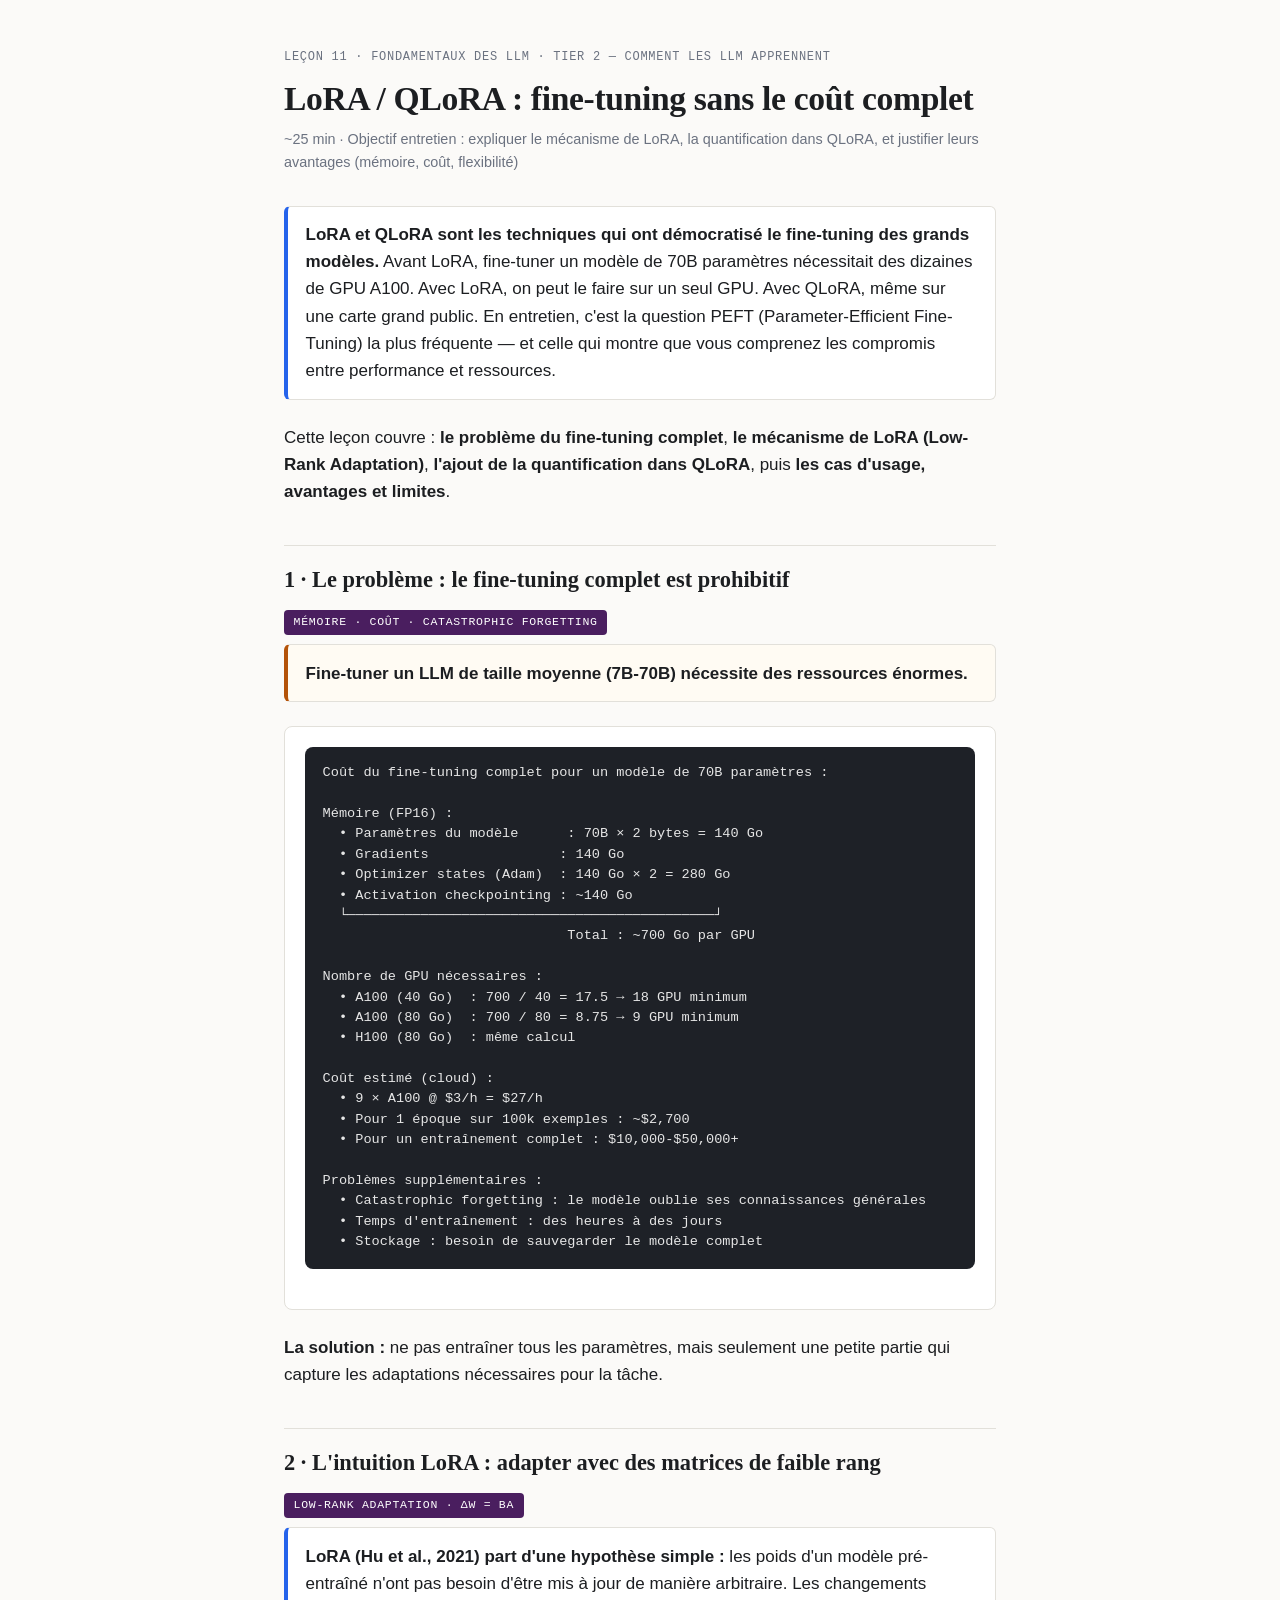
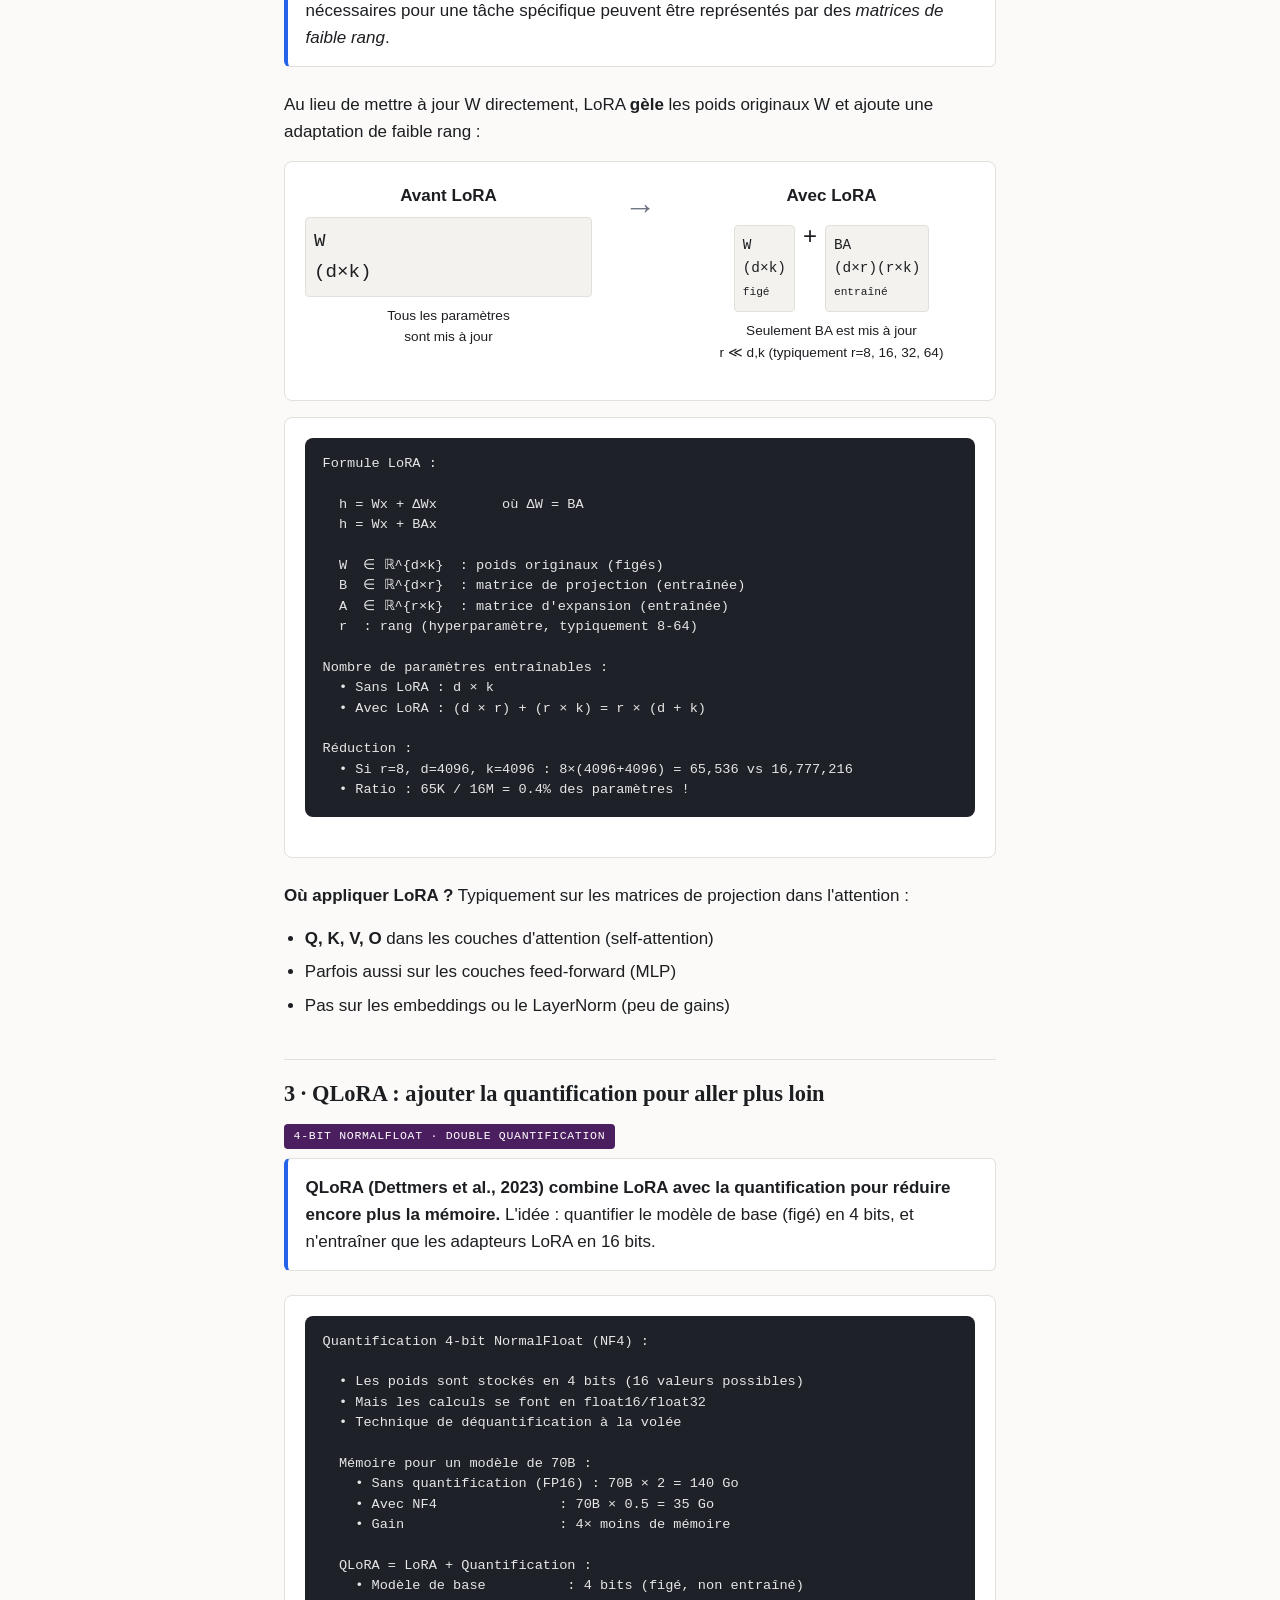
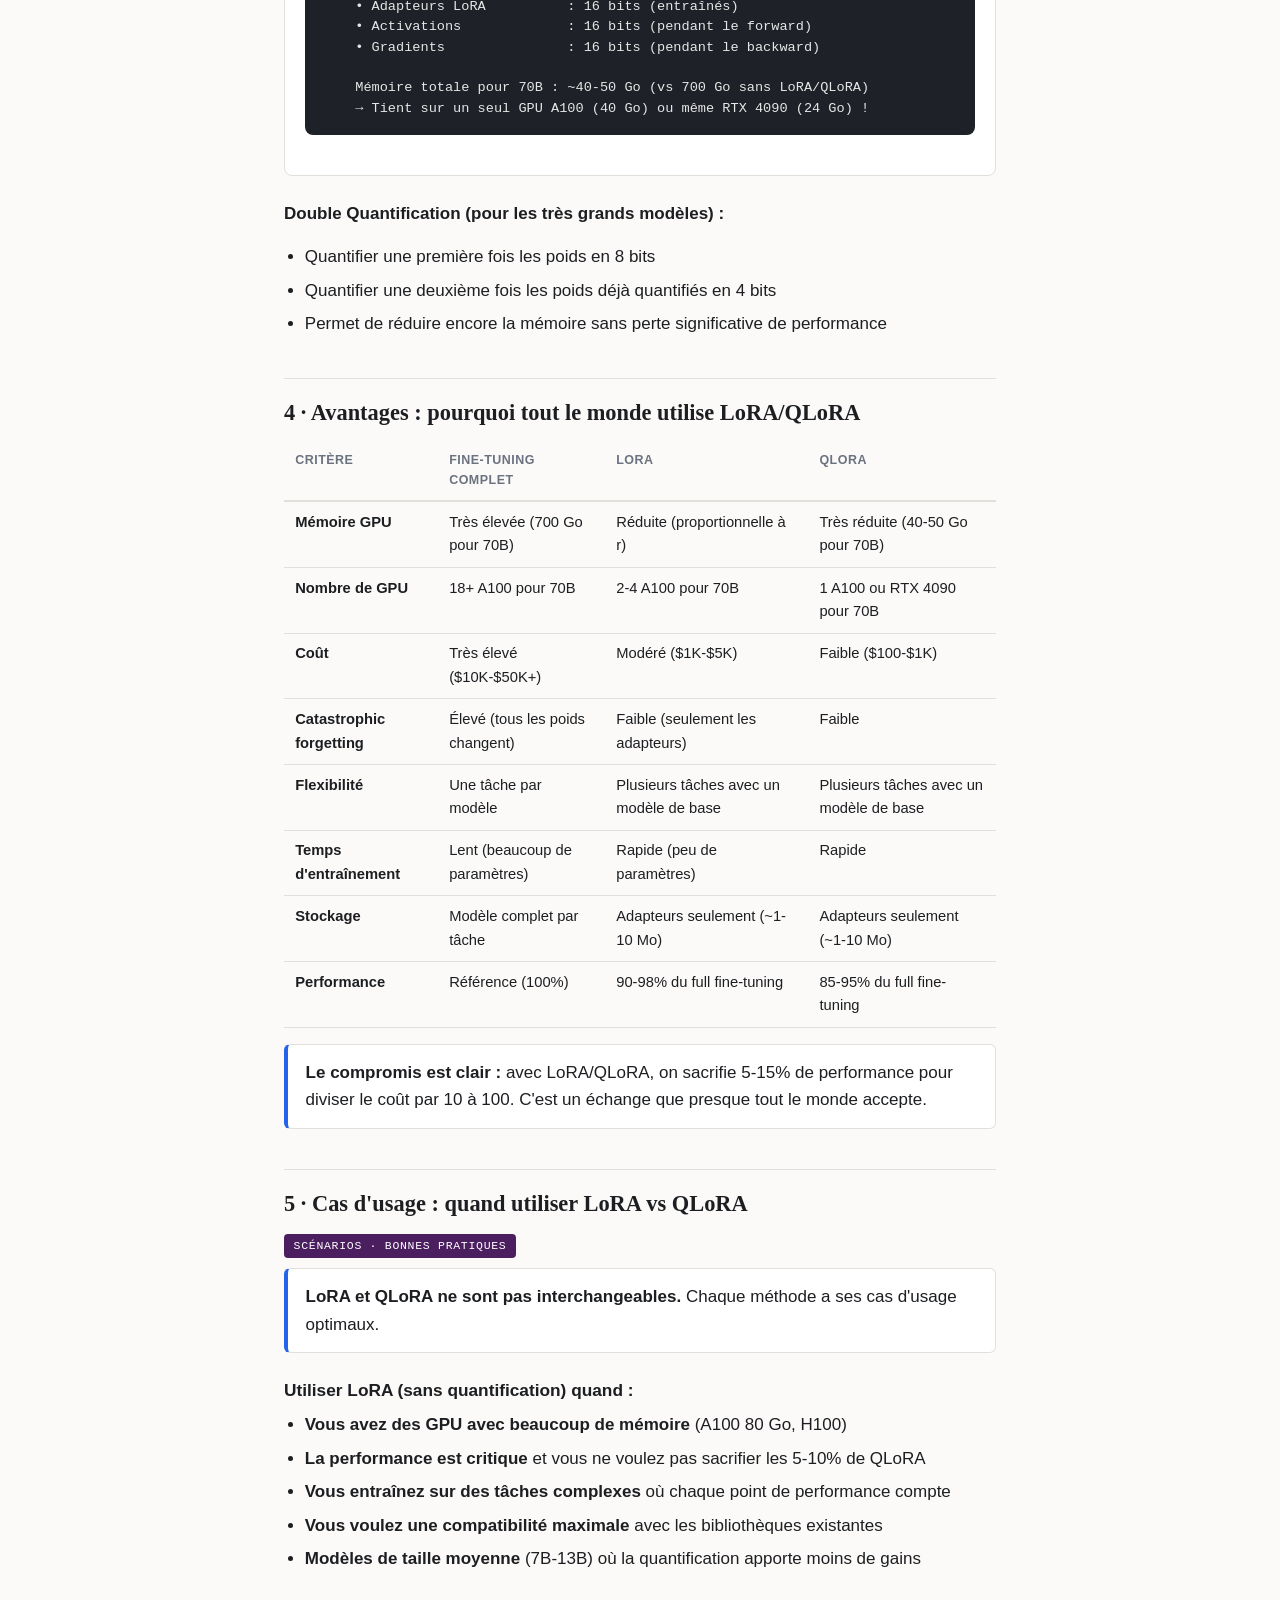
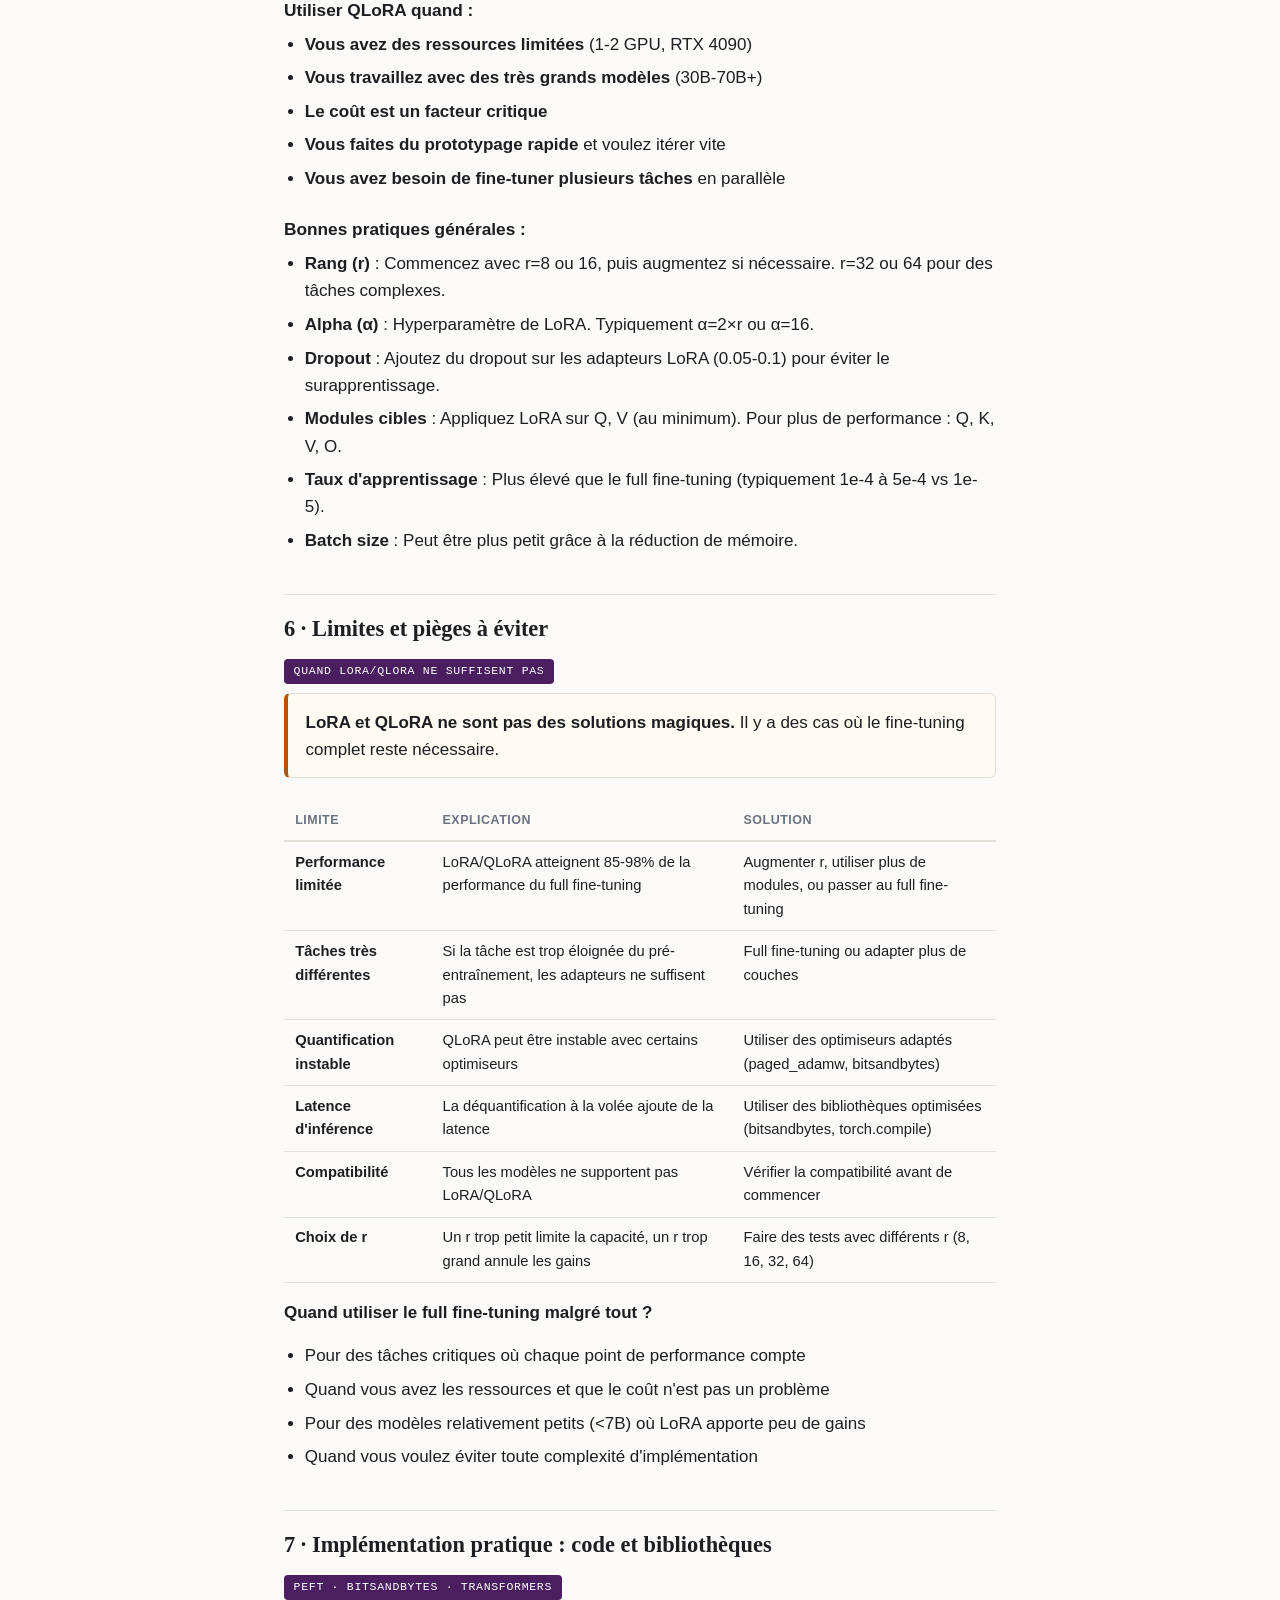
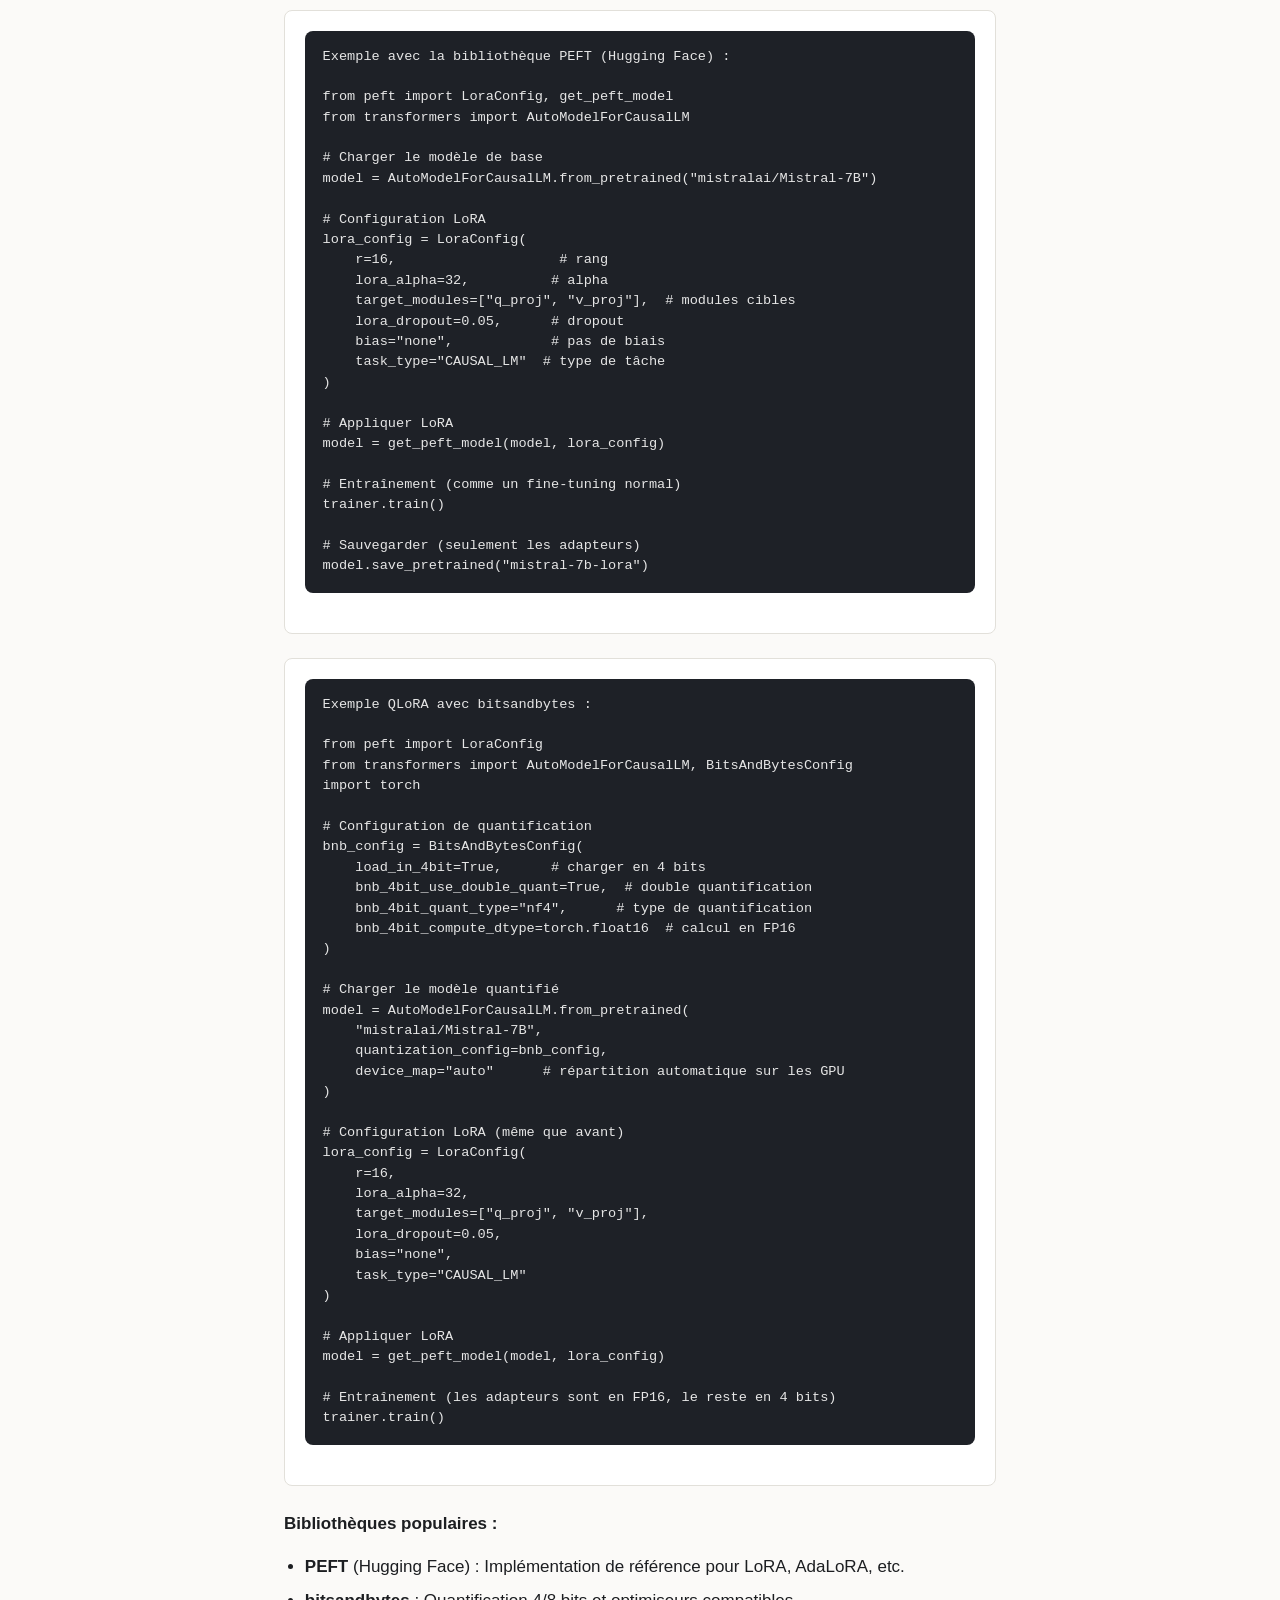
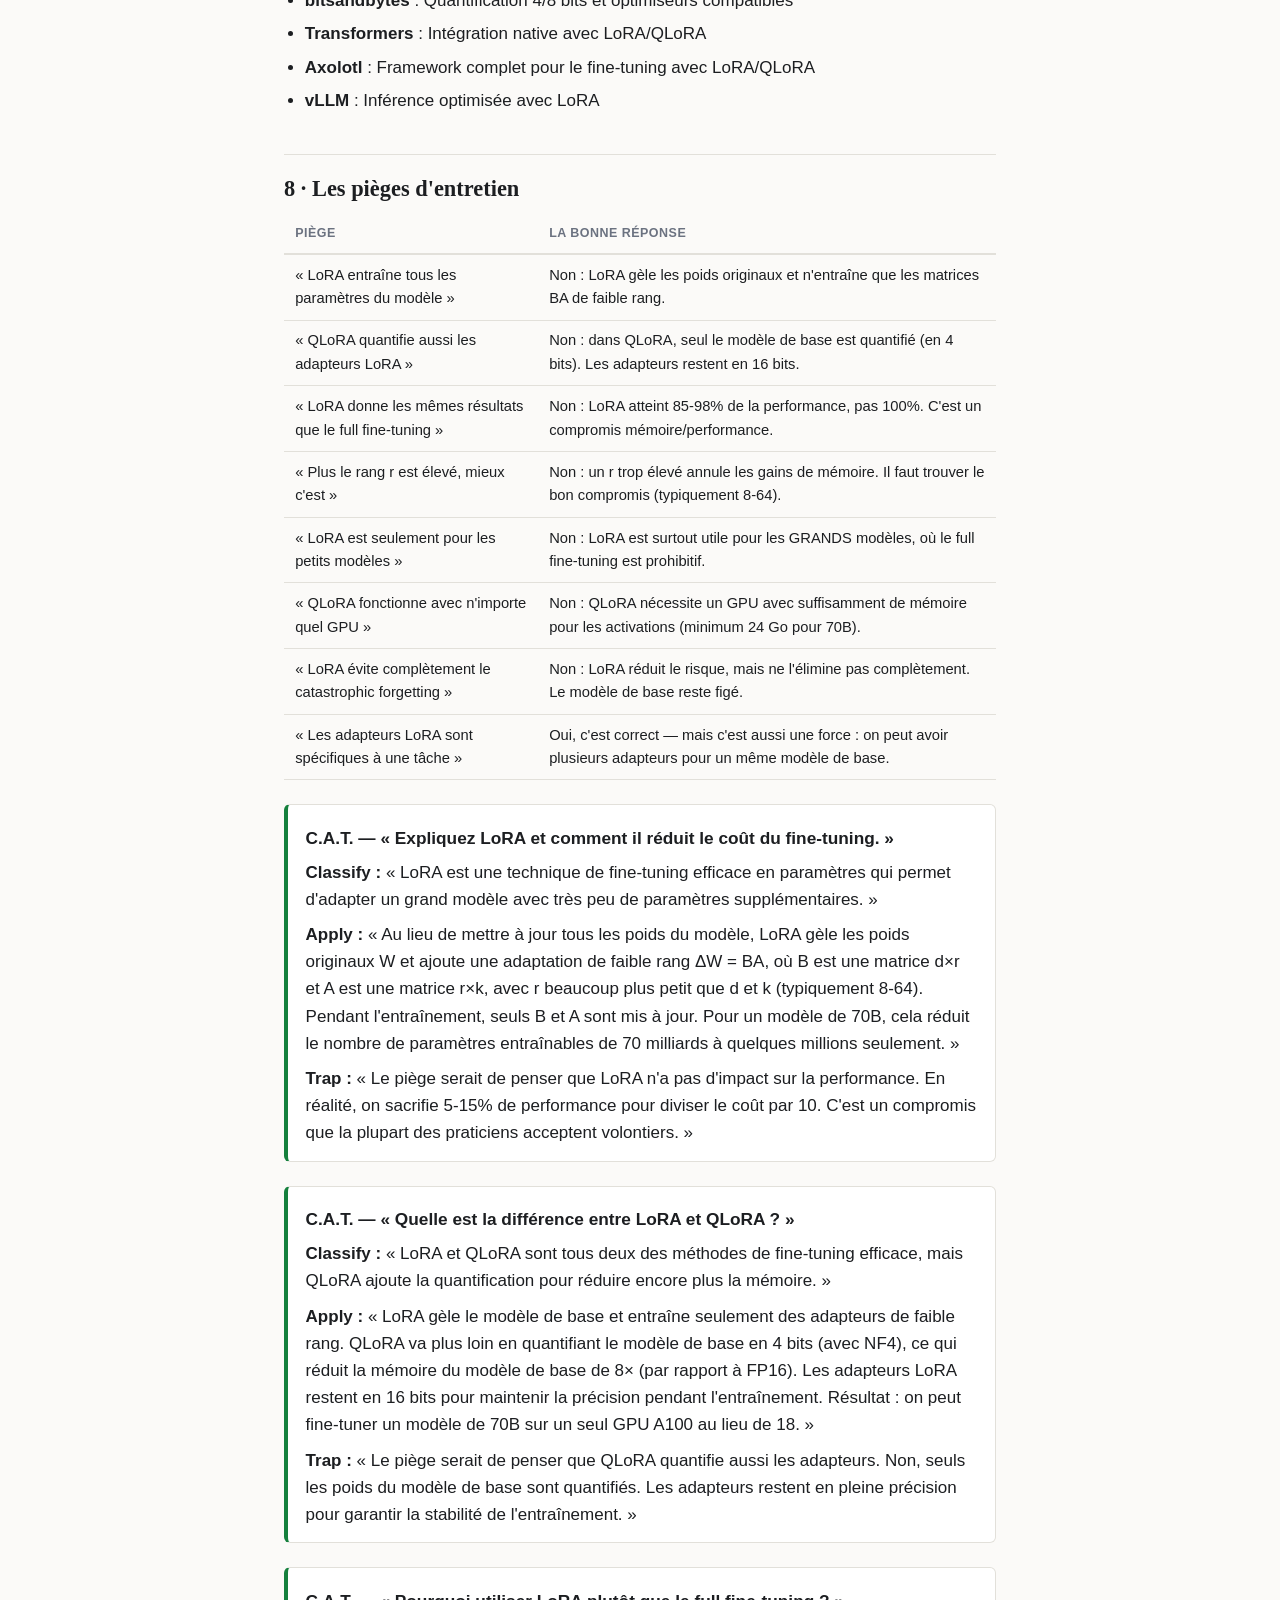
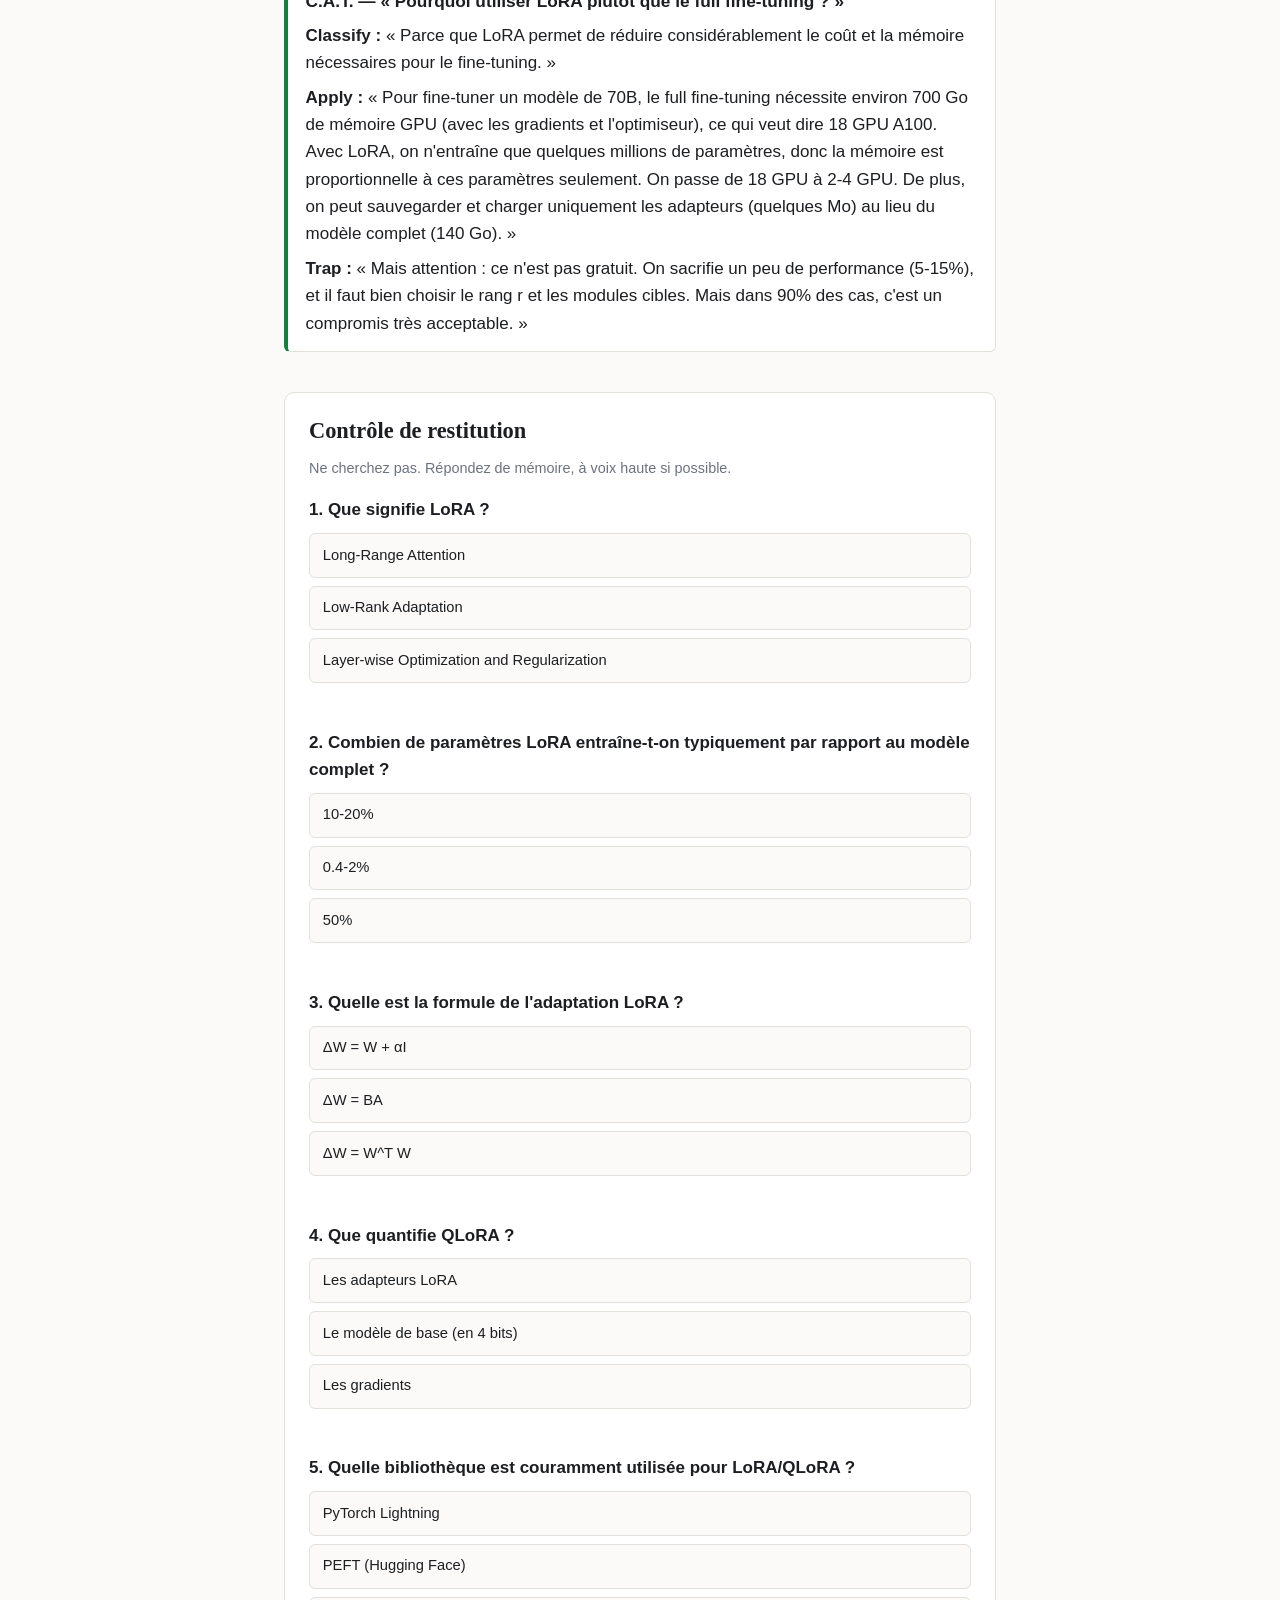
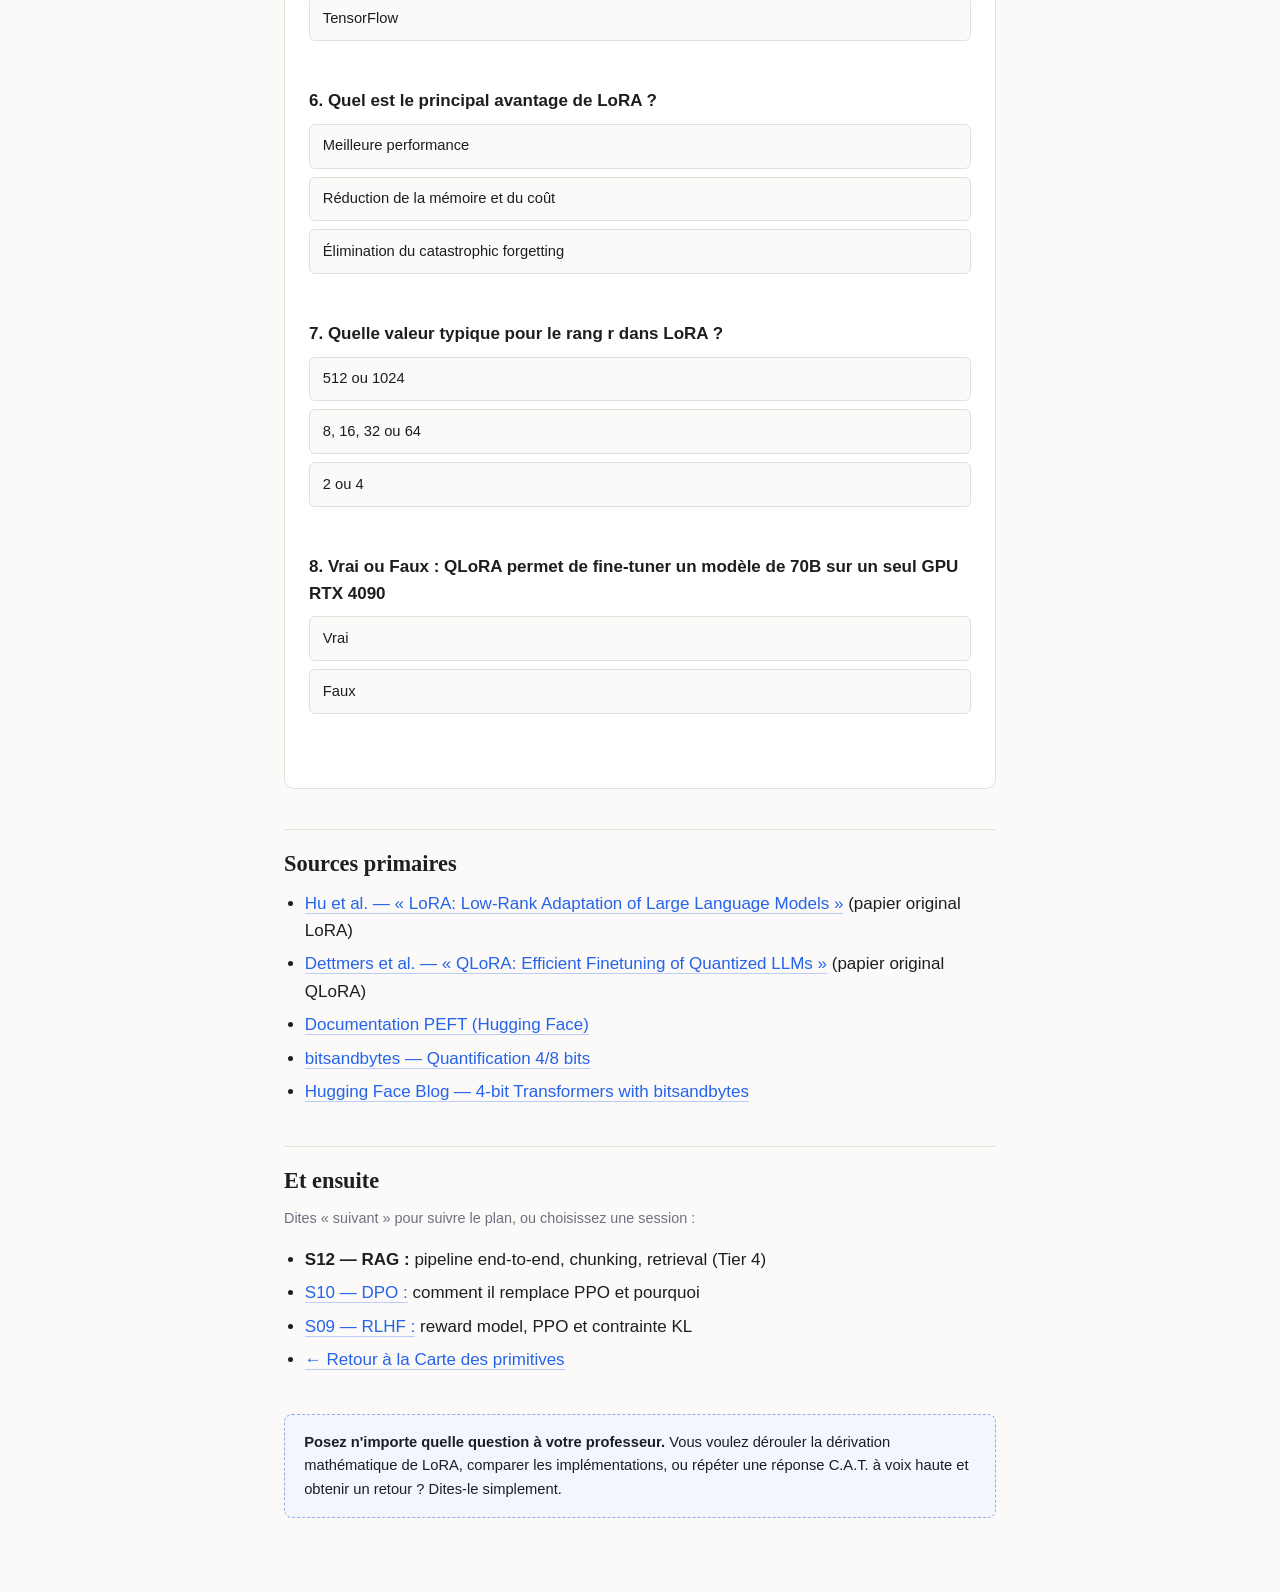
<file: lessons/0011-lora-qlora-fr.html>
<!DOCTYPE html>
<html lang="fr">
<head>
  <meta charset="UTF-8">
  <meta name="viewport" content="width=device-width, initial-scale=1.0">
  <title>Leçon 11 — LoRA / QLoRA : fine-tuning sans le coût complet</title>
  <link rel="stylesheet" href="../assets/style.css">
  <style>
    .diagram {
      background: #fff;
      border: 1px solid var(--border);
      border-radius: 8px;
      padding: 1.25rem;
      margin: 0 0 1.5rem;
      overflow-x: auto;
    }
    .group-label {
      font-family: var(--mono);
      font-size: 0.72rem;
      letter-spacing: 0.06em;
      text-transform: uppercase;
      color: #fff;
      background: #4a1e5f;
      display: inline-block;
      padding: 0.2rem 0.6rem;
      border-radius: 4px;
      margin-bottom: 0.6rem;
    }
    .cat { border-left: 4px solid var(--ok); }
    .cat h3 { margin-top: 0.3rem; }
    .mono { font-family: var(--mono); font-size: 0.88rem; }
    .comparison-table { margin: 1rem 0; }
    .comparison-table td { vertical-align: top; }
    .comparison-table th { text-align: left; }
    .lora-visual {
      display: flex;
      gap: 2rem;
      align-items: flex-start;
      margin: 1rem 0;
    }
    .lora-part {
      flex: 1;
    }
    .matrix {
      background: var(--code-bg);
      border: 1px solid var(--border);
      border-radius: 4px;
      padding: 0.5rem;
      font-family: var(--mono);
      font-size: 0.85rem;
      margin: 0.5rem 0;
    }
  </style>
</head>
<body>
<main>

  <div class="lesson-meta">Leçon 11 · Fondamentaux des LLM · Tier 2 — Comment les LLM apprennent</div>
  <h1>LoRA / QLoRA : fine-tuning sans le coût complet</h1>
  <p style="color:var(--muted); font-size:0.9rem; margin-bottom:2rem;">~25 min · Objectif entretien : expliquer le mécanisme de LoRA, la quantification dans QLoRA, et justifier leurs avantages (mémoire, coût, flexibilité)</p>

  <!-- ── POURQUOI CE SUJET ──────────────────────────────────────────── -->
  <div class="callout">
    <p>
      <strong>LoRA et QLoRA sont les techniques qui ont démocratisé le fine-tuning des grands modèles.</strong> 
      Avant LoRA, fine-tuner un modèle de 70B paramètres nécessitait des dizaines de GPU A100. 
      Avec LoRA, on peut le faire sur un seul GPU. Avec QLoRA, même sur une carte grand public. 
      En entretien, c'est la question PEFT (Parameter-Efficient Fine-Tuning) la plus fréquente — 
      et celle qui montre que vous comprenez les compromis entre performance et ressources.
    </p>
  </div>

  <p>
    Cette leçon couvre : <strong>le problème du fine-tuning complet</strong>, 
    <strong>le mécanisme de LoRA (Low-Rank Adaptation)</strong>, 
    <strong>l'ajout de la quantification dans QLoRA</strong>, 
    puis <strong>les cas d'usage, avantages et limites</strong>.
  </p>

  <!-- ══════════════════════════════════════════════════════════════════ -->
  <!-- 1. LE PROBLÈME : FINE-TUNING COMPLET -->
  <!-- ══════════════════════════════════════════════════════════════════ -->
  <h2>1 · Le problème : le fine-tuning complet est prohibitif</h2>
  <span class="group-label">Mémoire · Coût · Catastrophic Forgetting</span>

  <div class="callout warn">
    <p>
      <strong>Fine-tuner un LLM de taille moyenne (7B-70B) nécessite des ressources énormes.</strong>
    </p>
  </div>

  <div class="diagram">
    <pre><code>Coût du fine-tuning complet pour un modèle de 70B paramètres :

Mémoire (FP16) :
  • Paramètres du modèle      : 70B × 2 bytes = 140 Go
  • Gradients                : 140 Go
  • Optimizer states (Adam)  : 140 Go × 2 = 280 Go
  • Activation checkpointing : ~140 Go
  └─────────────────────────────────────────────┘
                              Total : ~700 Go par GPU

Nombre de GPU nécessaires :
  • A100 (40 Go)  : 700 / 40 = 17.5 → 18 GPU minimum
  • A100 (80 Go)  : 700 / 80 = 8.75 → 9 GPU minimum
  • H100 (80 Go)  : même calcul

Coût estimé (cloud) :
  • 9 × A100 @ $3/h = $27/h
  • Pour 1 époque sur 100k exemples : ~$2,700
  • Pour un entraînement complet : $10,000-$50,000+

Problèmes supplémentaires :
  • Catastrophic forgetting : le modèle oublie ses connaissances générales
  • Temps d'entraînement : des heures à des jours
  • Stockage : besoin de sauvegarder le modèle complet</code></pre>
  </div>

  <p>
    <strong>La solution :</strong> ne pas entraîner tous les paramètres, mais seulement une petite partie 
    qui capture les adaptations nécessaires pour la tâche.
  </p>

  <!-- ══════════════════════════════════════════════════════════════════ -->
  <!-- 2. L'INTUITION LORA -->
  <!-- ══════════════════════════════════════════════════════════════════ -->
  <h2>2 · L'intuition LoRA : adapter avec des matrices de faible rang</h2>
  <span class="group-label">Low-Rank Adaptation · ΔW = BA</span>

  <div class="callout">
    <p>
      <strong>LoRA (Hu et al., 2021) part d'une hypothèse simple :</strong> 
      les poids d'un modèle pré-entraîné n'ont pas besoin d'être mis à jour de manière arbitraire. 
      Les changements nécessaires pour une tâche spécifique peuvent être représentés par des 
      <em>matrices de faible rang</em>.
    </p>
  </div>

  <p>
    Au lieu de mettre à jour W directement, LoRA <strong>gèle</strong> les poids originaux W et ajoute 
    une adaptation de faible rang :
  </p>

  <div class="diagram lora-visual">
    <div class="lora-part">
      <p style="text-align: center; margin-bottom: 0.5rem;"><strong>Avant LoRA</strong></p>
      <div class="matrix" style="font-size: 1.2rem;">
        W<br>(d×k)
      </div>
      <p style="text-align: center; font-size: 0.85rem;">Tous les paramètres<br>sont mis à jour</p>
    </div>
    <div style="font-size: 2rem; color: var(--muted);">→</div>
    <div class="lora-part">
      <p style="text-align: center; margin-bottom: 0.5rem;"><strong>Avec LoRA</strong></p>
      <div style="display: flex; gap: 0.5rem; justify-content: center;">
        <div class="matrix" style="font-size: 0.9rem;">
          W<br>(d×k)<br><span style="font-size: 0.7rem;">figé</span>
        </div>
        <span style="font-size: 1.5rem;">+</span>
        <div class="matrix" style="font-size: 0.9rem;">
          BA<br>(d×r)(r×k)<br><span style="font-size: 0.7rem;">entraîné</span>
        </div>
      </div>
      <p style="text-align: center; font-size: 0.85rem;">Seulement BA est mis à jour<br>r ≪ d,k (typiquement r=8, 16, 32, 64)</p>
    </div>
  </div>

  <div class="diagram">
    <pre><code>Formule LoRA :

  h = Wx + ΔWx        où ΔW = BA
  h = Wx + BAx

  W  ∈ ℝ^{d×k}  : poids originaux (figés)
  B  ∈ ℝ^{d×r}  : matrice de projection (entraînée)
  A  ∈ ℝ^{r×k}  : matrice d'expansion (entraînée)
  r  : rang (hyperparamètre, typiquement 8-64)

Nombre de paramètres entraînables :
  • Sans LoRA : d × k
  • Avec LoRA : (d × r) + (r × k) = r × (d + k)
  
Réduction :
  • Si r=8, d=4096, k=4096 : 8×(4096+4096) = 65,536 vs 16,777,216
  • Ratio : 65K / 16M = 0.4% des paramètres !</code></pre>
  </div>

  <p>
    <strong>Où appliquer LoRA ?</strong> Typiquement sur les matrices de projection dans l'attention :
  </p>
  <ul>
    <li><strong>Q, K, V, O</strong> dans les couches d'attention (self-attention)</li>
    <li>Parfois aussi sur les couches feed-forward (MLP)</li>
    <li>Pas sur les embeddings ou le LayerNorm (peu de gains)</li>
  </ul>

  <!-- ══════════════════════════════════════════════════════════════════ -->
  <!-- 3. QLORA : AJOUTER LA QUANTIFICATION -->
  <!-- ══════════════════════════════════════════════════════════════════ -->
  <h2>3 · QLoRA : ajouter la quantification pour aller plus loin</h2>
  <span class="group-label">4-bit NormalFloat · Double Quantification</span>

  <div class="callout">
    <p>
      <strong>QLoRA (Dettmers et al., 2023) combine LoRA avec la quantification pour réduire encore plus 
      la mémoire.</strong> L'idée : quantifier le modèle de base (figé) en 4 bits, et n'entraîner que 
      les adapteurs LoRA en 16 bits.
    </p>
  </div>

  <div class="diagram">
    <pre><code>Quantification 4-bit NormalFloat (NF4) :

  • Les poids sont stockés en 4 bits (16 valeurs possibles)
  • Mais les calculs se font en float16/float32
  • Technique de déquantification à la volée

  Mémoire pour un modèle de 70B :
    • Sans quantification (FP16) : 70B × 2 = 140 Go
    • Avec NF4               : 70B × 0.5 = 35 Go
    • Gain                   : 4× moins de mémoire

  QLoRA = LoRA + Quantification :
    • Modèle de base          : 4 bits (figé, non entraîné)
    • Adapteurs LoRA          : 16 bits (entraînés)
    • Activations             : 16 bits (pendant le forward)
    • Gradients               : 16 bits (pendant le backward)
    
    Mémoire totale pour 70B : ~40-50 Go (vs 700 Go sans LoRA/QLoRA)
    → Tient sur un seul GPU A100 (40 Go) ou même RTX 4090 (24 Go) !</code></pre>
  </div>

  <p>
    <strong>Double Quantification (pour les très grands modèles) :</strong>
  </p>
  <ul>
    <li>Quantifier une première fois les poids en 8 bits</li>
    <li>Quantifier une deuxième fois les poids déjà quantifiés en 4 bits</li>
    <li>Permet de réduire encore la mémoire sans perte significative de performance</li>
  </ul>

  <!-- ══════════════════════════════════════════════════════════════════ -->
  <!-- 4. AVANTAGES DE LORA/QLORA -->
  <!-- ══════════════════════════════════════════════════════════════════ -->
  <h2>4 · Avantages : pourquoi tout le monde utilise LoRA/QLoRA</h2>

  <table class="comparison-table">
    <thead>
      <tr><th>Critère</th><th>Fine-tuning complet</th><th>LoRA</th><th>QLoRA</th></tr>
    </thead>
    <tbody>
      <tr>
        <td><strong>Mémoire GPU</strong></td>
        <td>Très élevée (700 Go pour 70B)</td>
        <td>Réduite (proportionnelle à r)</td>
        <td>Très réduite (40-50 Go pour 70B)</td>
      </tr>
      <tr>
        <td><strong>Nombre de GPU</strong></td>
        <td>18+ A100 pour 70B</td>
        <td>2-4 A100 pour 70B</td>
        <td>1 A100 ou RTX 4090 pour 70B</td>
      </tr>
      <tr>
        <td><strong>Coût</strong></td>
        <td>Très élevé ($10K-$50K+)</td>
        <td>Modéré ($1K-$5K)</td>
        <td>Faible ($100-$1K)</td>
      </tr>
      <tr>
        <td><strong>Catastrophic forgetting</strong></td>
        <td>Élevé (tous les poids changent)</td>
        <td>Faible (seulement les adapteurs)</td>
        <td>Faible</td>
      </tr>
      <tr>
        <td><strong>Flexibilité</strong></td>
        <td>Une tâche par modèle</td>
        <td>Plusieurs tâches avec un modèle de base</td>
        <td>Plusieurs tâches avec un modèle de base</td>
      </tr>
      <tr>
        <td><strong>Temps d'entraînement</strong></td>
        <td>Lent (beaucoup de paramètres)</td>
        <td>Rapide (peu de paramètres)</td>
        <td>Rapide</td>
      </tr>
      <tr>
        <td><strong>Stockage</strong></td>
        <td>Modèle complet par tâche</td>
        <td>Adapteurs seulement (~1-10 Mo)</td>
        <td>Adapteurs seulement (~1-10 Mo)</td>
      </tr>
      <tr>
        <td><strong>Performance</strong></td>
        <td>Référence (100%)</td>
        <td>90-98% du full fine-tuning</td>
        <td>85-95% du full fine-tuning</td>
      </tr>
    </tbody>
  </table>

  <div class="callout">
    <p>
      <strong>Le compromis est clair :</strong> avec LoRA/QLoRA, on sacrifie 5-15% de performance 
      pour diviser le coût par 10 à 100. C'est un échange que presque tout le monde accepte.
    </p>
  </div>

  <!-- ══════════════════════════════════════════════════════════════════ -->
  <!-- 5. CAS D'USAGE -->
  <!-- ══════════════════════════════════════════════════════════════════ -->
  <h2>5 · Cas d'usage : quand utiliser LoRA vs QLoRA</h2>
  <span class="group-label">Scénarios · Bonnes pratiques</span>

  <div class="callout">
    <p>
      <strong>LoRA et QLoRA ne sont pas interchangeables.</strong> Chaque méthode a ses cas d'usage optimaux.
    </p>
  </div>

  <h3>Utiliser LoRA (sans quantification) quand :</h3>
  <ul>
    <li><strong>Vous avez des GPU avec beaucoup de mémoire</strong> (A100 80 Go, H100)</li>
    <li><strong>La performance est critique</strong> et vous ne voulez pas sacrifier les 5-10% de QLoRA</li>
    <li><strong>Vous entraînez sur des tâches complexes</strong> où chaque point de performance compte</li>
    <li><strong>Vous voulez une compatibilité maximale</strong> avec les bibliothèques existantes</li>
    <li><strong>Modèles de taille moyenne</strong> (7B-13B) où la quantification apporte moins de gains</li>
  </ul>

  <h3>Utiliser QLoRA quand :</h3>
  <ul>
    <li><strong>Vous avez des ressources limitées</strong> (1-2 GPU, RTX 4090)</li>
    <li><strong>Vous travaillez avec des très grands modèles</strong> (30B-70B+)</li>
    <li><strong>Le coût est un facteur critique</strong></li>
    <li><strong>Vous faites du prototypage rapide</strong> et voulez itérer vite</li>
    <li><strong>Vous avez besoin de fine-tuner plusieurs tâches</strong> en parallèle</li>
  </ul>

  <h3>Bonnes pratiques générales :</h3>
  <ul>
    <li><strong>Rang (r)</strong> : Commencez avec r=8 ou 16, puis augmentez si nécessaire. r=32 ou 64 pour des tâches complexes.</li>
    <li><strong>Alpha (α)</strong> : Hyperparamètre de LoRA. Typiquement α=2×r ou α=16.</li>
    <li><strong>Dropout</strong> : Ajoutez du dropout sur les adapteurs LoRA (0.05-0.1) pour éviter le surapprentissage.</li>
    <li><strong>Modules cibles</strong> : Appliquez LoRA sur Q, V (au minimum). Pour plus de performance : Q, K, V, O.</li>
    <li><strong>Taux d'apprentissage</strong> : Plus élevé que le full fine-tuning (typiquement 1e-4 à 5e-4 vs 1e-5).</li>
    <li><strong>Batch size</strong> : Peut être plus petit grâce à la réduction de mémoire.</li>
  </ul>

  <!-- ══════════════════════════════════════════════════════════════════ -->
  <!-- 6. LIMITES ET PIÈGES -->
  <!-- ══════════════════════════════════════════════════════════════════ -->
  <h2>6 · Limites et pièges à éviter</h2>
  <span class="group-label">Quand LoRA/QLoRA ne suffisent pas</span>

  <div class="callout warn">
    <p>
      <strong>LoRA et QLoRA ne sont pas des solutions magiques.</strong> Il y a des cas où le 
      fine-tuning complet reste nécessaire.
    </p>
  </div>

  <table class="comparison-table">
    <thead>
      <tr><th>Limite</th><th>Explication</th><th>Solution</th></tr>
    </thead>
    <tbody>
      <tr>
        <td><strong>Performance limitée</strong></td>
        <td>LoRA/QLoRA atteignent 85-98% de la performance du full fine-tuning</td>
        <td>Augmenter r, utiliser plus de modules, ou passer au full fine-tuning</td>
      </tr>
      <tr>
        <td><strong>Tâches très différentes</strong></td>
        <td>Si la tâche est trop éloignée du pré-entraînement, les adapteurs ne suffisent pas</td>
        <td>Full fine-tuning ou adapter plus de couches</td>
      </tr>
      <tr>
        <td><strong>Quantification instable</strong></td>
        <td>QLoRA peut être instable avec certains optimiseurs</td>
        <td>Utiliser des optimiseurs adaptés (paged_adamw, bitsandbytes)</td>
      </tr>
      <tr>
        <td><strong>Latence d'inférence</strong></td>
        <td>La déquantification à la volée ajoute de la latence</td>
        <td>Utiliser des bibliothèques optimisées (bitsandbytes, torch.compile)</td>
      </tr>
      <tr>
        <td><strong>Compatibilité</strong></td>
        <td>Tous les modèles ne supportent pas LoRA/QLoRA</td>
        <td>Vérifier la compatibilité avant de commencer</td>
      </tr>
      <tr>
        <td><strong>Choix de r</strong></td>
        <td>Un r trop petit limite la capacité, un r trop grand annule les gains</td>
        <td>Faire des tests avec différents r (8, 16, 32, 64)</td>
      </tr>
    </tbody>
  </table>

  <p>
    <strong>Quand utiliser le full fine-tuning malgré tout ?</strong>
  </p>
  <ul>
    <li>Pour des tâches critiques où chaque point de performance compte</li>
    <li>Quand vous avez les ressources et que le coût n'est pas un problème</li>
    <li>Pour des modèles relativement petits (&lt;7B) où LoRA apporte peu de gains</li>
    <li>Quand vous voulez éviter toute complexité d'implémentation</li>
  </ul>

  <!-- ══════════════════════════════════════════════════════════════════ -->
  <!-- 7. IMPLÉMENTATION PRATIQUE -->
  <!-- ══════════════════════════════════════════════════════════════════ -->
  <h2>7 · Implémentation pratique : code et bibliothèques</h2>
  <span class="group-label">PEFT · bitsandbytes · Transformers</span>

  <div class="diagram">
    <pre><code>Exemple avec la bibliothèque PEFT (Hugging Face) :

from peft import LoraConfig, get_peft_model
from transformers import AutoModelForCausalLM

# Charger le modèle de base
model = AutoModelForCausalLM.from_pretrained("mistralai/Mistral-7B")

# Configuration LoRA
lora_config = LoraConfig(
    r=16,                    # rang
    lora_alpha=32,          # alpha
    target_modules=["q_proj", "v_proj"],  # modules cibles
    lora_dropout=0.05,      # dropout
    bias="none",            # pas de biais
    task_type="CAUSAL_LM"  # type de tâche
)

# Appliquer LoRA
model = get_peft_model(model, lora_config)

# Entraînement (comme un fine-tuning normal)
trainer.train()

# Sauvegarder (seulement les adapteurs)
model.save_pretrained("mistral-7b-lora")</code></pre>
  </div>

  <div class="diagram">
    <pre><code>Exemple QLoRA avec bitsandbytes :

from peft import LoraConfig
from transformers import AutoModelForCausalLM, BitsAndBytesConfig
import torch

# Configuration de quantification
bnb_config = BitsAndBytesConfig(
    load_in_4bit=True,      # charger en 4 bits
    bnb_4bit_use_double_quant=True,  # double quantification
    bnb_4bit_quant_type="nf4",      # type de quantification
    bnb_4bit_compute_dtype=torch.float16  # calcul en FP16
)

# Charger le modèle quantifié
model = AutoModelForCausalLM.from_pretrained(
    "mistralai/Mistral-7B",
    quantization_config=bnb_config,
    device_map="auto"      # répartition automatique sur les GPU
)

# Configuration LoRA (même que avant)
lora_config = LoraConfig(
    r=16,
    lora_alpha=32,
    target_modules=["q_proj", "v_proj"],
    lora_dropout=0.05,
    bias="none",
    task_type="CAUSAL_LM"
)

# Appliquer LoRA
model = get_peft_model(model, lora_config)

# Entraînement (les adapteurs sont en FP16, le reste en 4 bits)
trainer.train()</code></pre>
  </div>

  <p>
    <strong>Bibliothèques populaires :</strong>
  </p>
  <ul>
    <li><strong>PEFT</strong> (Hugging Face) : Implémentation de référence pour LoRA, AdaLoRA, etc.</li>
    <li><strong>bitsandbytes</strong> : Quantification 4/8 bits et optimiseurs compatibles</li>
    <li><strong>Transformers</strong> : Intégration native avec LoRA/QLoRA</li>
    <li><strong>Axolotl</strong> : Framework complet pour le fine-tuning avec LoRA/QLoRA</li>
    <li><strong>vLLM</strong> : Inférence optimisée avec LoRA</li>
  </ul>

  <!-- ══════════════════════════════════════════════════════════════════ -->
  <!-- 8. PIÈGES D'ENTRETIEN -->
  <!-- ══════════════════════════════════════════════════════════════════ -->
  <h2>8 · Les pièges d'entretien</h2>

  <table>
    <thead>
      <tr><th>Piège</th><th>La bonne réponse</th></tr>
    </thead>
    <tbody>
      <tr>
        <td>« LoRA entraîne tous les paramètres du modèle »</td>
        <td>Non : LoRA gèle les poids originaux et n'entraîne que les matrices BA de faible rang.</td>
      </tr>
      <tr>
        <td>« QLoRA quantifie aussi les adapteurs LoRA »</td>
        <td>Non : dans QLoRA, seul le modèle de base est quantifié (en 4 bits). Les adapteurs restent en 16 bits.</td>
      </tr>
      <tr>
        <td>« LoRA donne les mêmes résultats que le full fine-tuning »</td>
        <td>Non : LoRA atteint 85-98% de la performance, pas 100%. C'est un compromis mémoire/performance.</td>
      </tr>
      <tr>
        <td>« Plus le rang r est élevé, mieux c'est »</td>
        <td>Non : un r trop élevé annule les gains de mémoire. Il faut trouver le bon compromis (typiquement 8-64).</td>
      </tr>
      <tr>
        <td>« LoRA est seulement pour les petits modèles »</td>
        <td>Non : LoRA est surtout utile pour les GRANDS modèles, où le full fine-tuning est prohibitif.</td>
      </tr>
      <tr>
        <td>« QLoRA fonctionne avec n'importe quel GPU »</td>
        <td>Non : QLoRA nécessite un GPU avec suffisamment de mémoire pour les activations (minimum 24 Go pour 70B).</td>
      </tr>
      <tr>
        <td>« LoRA évite complètement le catastrophic forgetting »</td>
        <td>Non : LoRA réduit le risque, mais ne l'élimine pas complètement. Le modèle de base reste figé.</td>
      </tr>
      <tr>
        <td>« Les adapteurs LoRA sont spécifiques à une tâche »</td>
        <td>Oui, c'est correct — mais c'est aussi une force : on peut avoir plusieurs adapteurs pour un même modèle de base.</td>
      </tr>
    </tbody>
  </table>

  <!-- ══════════════════════════════════════════════════════════════════ -->
  <!-- C.A.T. -->
  <!-- ══════════════════════════════════════════════════════════════════ -->
  <div class="callout cat">
    <h3>C.A.T. — « Expliquez LoRA et comment il réduit le coût du fine-tuning. »</h3>
    <p><strong>Classify :</strong> « LoRA est une technique de fine-tuning efficace en paramètres qui permet d'adapter un grand modèle avec très peu de paramètres supplémentaires. »</p>
    <p><strong>Apply :</strong> « Au lieu de mettre à jour tous les poids du modèle, LoRA gèle les poids originaux W et ajoute une adaptation de faible rang ΔW = BA, où B est une matrice d×r et A est une matrice r×k, avec r beaucoup plus petit que d et k (typiquement 8-64). Pendant l'entraînement, seuls B et A sont mis à jour. Pour un modèle de 70B, cela réduit le nombre de paramètres entraînables de 70 milliards à quelques millions seulement. »</p>
    <p><strong>Trap :</strong> « Le piège serait de penser que LoRA n'a pas d'impact sur la performance. En réalité, on sacrifie 5-15% de performance pour diviser le coût par 10. C'est un compromis que la plupart des praticiens acceptent volontiers. »</p>
  </div>

  <div class="callout cat">
    <h3>C.A.T. — « Quelle est la différence entre LoRA et QLoRA ? »</h3>
    <p><strong>Classify :</strong> « LoRA et QLoRA sont tous deux des méthodes de fine-tuning efficace, mais QLoRA ajoute la quantification pour réduire encore plus la mémoire. »</p>
    <p><strong>Apply :</strong> « LoRA gèle le modèle de base et entraîne seulement des adapteurs de faible rang. QLoRA va plus loin en quantifiant le modèle de base en 4 bits (avec NF4), ce qui réduit la mémoire du modèle de base de 8× (par rapport à FP16). Les adapteurs LoRA restent en 16 bits pour maintenir la précision pendant l'entraînement. Résultat : on peut fine-tuner un modèle de 70B sur un seul GPU A100 au lieu de 18. »</p>
    <p><strong>Trap :</strong> « Le piège serait de penser que QLoRA quantifie aussi les adapteurs. Non, seuls les poids du modèle de base sont quantifiés. Les adapteurs restent en pleine précision pour garantir la stabilité de l'entraînement. »</p>
  </div>

  <div class="callout cat">
    <h3>C.A.T. — « Pourquoi utiliser LoRA plutôt que le full fine-tuning ? »</h3>
    <p><strong>Classify :</strong> « Parce que LoRA permet de réduire considérablement le coût et la mémoire nécessaires pour le fine-tuning. »</p>
    <p><strong>Apply :</strong> « Pour fine-tuner un modèle de 70B, le full fine-tuning nécessite environ 700 Go de mémoire GPU (avec les gradients et l'optimiseur), ce qui veut dire 18 GPU A100. Avec LoRA, on n'entraîne que quelques millions de paramètres, donc la mémoire est proportionnelle à ces paramètres seulement. On passe de 18 GPU à 2-4 GPU. De plus, on peut sauvegarder et charger uniquement les adapteurs (quelques Mo) au lieu du modèle complet (140 Go). »</p>
    <p><strong>Trap :</strong> « Mais attention : ce n'est pas gratuit. On sacrifie un peu de performance (5-15%), et il faut bien choisir le rang r et les modules cibles. Mais dans 90% des cas, c'est un compromis très acceptable. »</p>
  </div>

  <!-- ── QUIZ ───────────────────────────────────────────────────────── -->
  <div class="quiz">
    <h2>Contrôle de restitution</h2>
    <p style="color:var(--muted); font-size:0.9rem; margin-bottom:1rem;">Ne cherchez pas. Répondez de mémoire, à voix haute si possible.</p>

    <div class="quiz-q" id="q1">
      <p>1. Que signifie LoRA ?</p>
      <button class="quiz-option" onclick="answer(this,'wrong')">Long-Range Attention</button>
      <button class="quiz-option" onclick="answer(this,'correct')">Low-Rank Adaptation</button>
      <button class="quiz-option" onclick="answer(this,'wrong')">Layer-wise Optimization and Regularization</button>
      <div class="quiz-feedback"></div>
    </div>

    <div class="quiz-q" id="q2">
      <p>2. Combien de paramètres LoRA entraîne-t-on typiquement par rapport au modèle complet ?</p>
      <button class="quiz-option" onclick="answer(this,'wrong')">10-20%</button>
      <button class="quiz-option" onclick="answer(this,'correct')">0.4-2%</button>
      <button class="quiz-option" onclick="answer(this,'wrong')">50%</button>
      <div class="quiz-feedback"></div>
    </div>

    <div class="quiz-q" id="q3">
      <p>3. Quelle est la formule de l'adaptation LoRA ?</p>
      <button class="quiz-option" onclick="answer(this,'wrong')">ΔW = W + αI</button>
      <button class="quiz-option" onclick="answer(this,'correct')">ΔW = BA</button>
      <button class="quiz-option" onclick="answer(this,'wrong')">ΔW = W^T W</button>
      <div class="quiz-feedback"></div>
    </div>

    <div class="quiz-q" id="q4">
      <p>4. Que quantifie QLoRA ?</p>
      <button class="quiz-option" onclick="answer(this,'wrong')">Les adapteurs LoRA</button>
      <button class="quiz-option" onclick="answer(this,'correct')">Le modèle de base (en 4 bits)</button>
      <button class="quiz-option" onclick="answer(this,'wrong')">Les gradients</button>
      <div class="quiz-feedback"></div>
    </div>

    <div class="quiz-q" id="q5">
      <p>5. Quelle bibliothèque est couramment utilisée pour LoRA/QLoRA ?</p>
      <button class="quiz-option" onclick="answer(this,'wrong')">PyTorch Lightning</button>
      <button class="quiz-option" onclick="answer(this,'correct')">PEFT (Hugging Face)</button>
      <button class="quiz-option" onclick="answer(this,'wrong')">TensorFlow</button>
      <div class="quiz-feedback"></div>
    </div>

    <div class="quiz-q" id="q6">
      <p>6. Quel est le principal avantage de LoRA ?</p>
      <button class="quiz-option" onclick="answer(this,'wrong')">Meilleure performance</button>
      <button class="quiz-option" onclick="answer(this,'correct')">Réduction de la mémoire et du coût</button>
      <button class="quiz-option" onclick="answer(this,'wrong')">Élimination du catastrophic forgetting</button>
      <div class="quiz-feedback"></div>
    </div>

    <div class="quiz-q" id="q7">
      <p>7. Quelle valeur typique pour le rang r dans LoRA ?</p>
      <button class="quiz-option" onclick="answer(this,'wrong')">512 ou 1024</button>
      <button class="quiz-option" onclick="answer(this,'correct')">8, 16, 32 ou 64</button>
      <button class="quiz-option" onclick="answer(this,'wrong')">2 ou 4</button>
      <div class="quiz-feedback"></div>
    </div>

    <div class="quiz-q" id="q8">
      <p>8. Vrai ou Faux : QLoRA permet de fine-tuner un modèle de 70B sur un seul GPU RTX 4090</p>
      <button class="quiz-option" onclick="answer(this,'correct')">Vrai</button>
      <button class="quiz-option" onclick="answer(this,'wrong')">Faux</button>
      <div class="quiz-feedback"></div>
    </div>

    <div id="score-banner" class="score-banner"></div>
  </div>

  <!-- ── SOURCES PRIMAIRES ───────────────────────────────────────────── -->
  <h2>Sources primaires</h2>
  <ul>
    <li><a href="https://arxiv.org/abs/2106.09685" target="_blank">Hu et al. — « LoRA: Low-Rank Adaptation of Large Language Models »</a> (papier original LoRA)</li>
    <li><a href="https://arxiv.org/abs/2305.14314" target="_blank">Dettmers et al. — « QLoRA: Efficient Finetuning of Quantized LLMs »</a> (papier original QLoRA)</li>
    <li><a href="https://huggingface.co/docs/peft/index" target="_blank">Documentation PEFT (Hugging Face)</a></li>
    <li><a href="https://github.com/TimDettmers/bitsandbytes" target="_blank">bitsandbytes — Quantification 4/8 bits</a></li>
    <li><a href="https://huggingface.co/blog/4bit-transformers-bitsandbytes" target="_blank">Hugging Face Blog — 4-bit Transformers with bitsandbytes</a></li>
  </ul>

  <!-- ── ET ENSUITE ──────────────────────────────────────────────────── -->
  <h2>Et ensuite</h2>
  <p style="color:var(--muted); font-size:0.9rem;">
    Dites « suivant » pour suivre le plan, ou choisissez une session :
  </p>
  <ul>
    <li><strong>S12 — RAG :</strong> pipeline end-to-end, chunking, retrieval (Tier 4)</li>
    <li><a href="0010-dpo-fr.html">S10 — DPO :</a> comment il remplace PPO et pourquoi</li>
    <li><a href="0009-rlhf-fr.html">S09 — RLHF :</a> reward model, PPO et contrainte KL</li>
    <li><a href="0003-llm-primitives-map.html">← Retour à la Carte des primitives</a></li>
  </ul>

  <div class="ask-teacher">
    <strong>Posez n'importe quelle question à votre professeur.</strong> Vous voulez dérouler la 
    dérivation mathématique de LoRA, comparer les implémentations, ou répéter une réponse C.A.T. 
    à voix haute et obtenir un retour ? Dites-le simplement.
  </div>

</main>

<script>
  let answered = {};
  const TOTAL = 8;
  const feedbacks = {
    correct: "Correct.",
    wrong: "Pas tout à fait — relisez la section ci-dessus et réessayez."
  };

  function answer(btn, result) {
    const qDiv = btn.closest('.quiz-q');
    const qId = qDiv.id;
    if (answered[qId]) return;
    answered[qId] = result;

    qDiv.querySelectorAll('.quiz-option').forEach(b => b.disabled = true);
    btn.classList.add(result);
    qDiv.querySelector('.quiz-feedback').textContent = feedbacks[result];

    if (Object.keys(answered).length === TOTAL) {
      const correct = Object.values(answered).filter(v => v === 'correct').length;
      const banner = document.getElementById('score-banner');
      banner.textContent = correct >= 7
        ? `${correct}/${TOTAL} — excellent. Vous maîtrisez LoRA/QLoRA et leurs avantages.`
        : correct >= 5
          ? `${correct}/${TOTAL} — bien. Revoyez les points sur la réduction de mémoire.`
          : `${correct}/${TOTAL} — relisez la leçon, puis expliquez LoRA vs QLoRA à voix haute.`;
      banner.classList.add('show', correct >= 7 ? 'pass' : correct >= 5 ? 'partial' : 'fail');
    }
  }
</script>
</body>
</html>
</file>
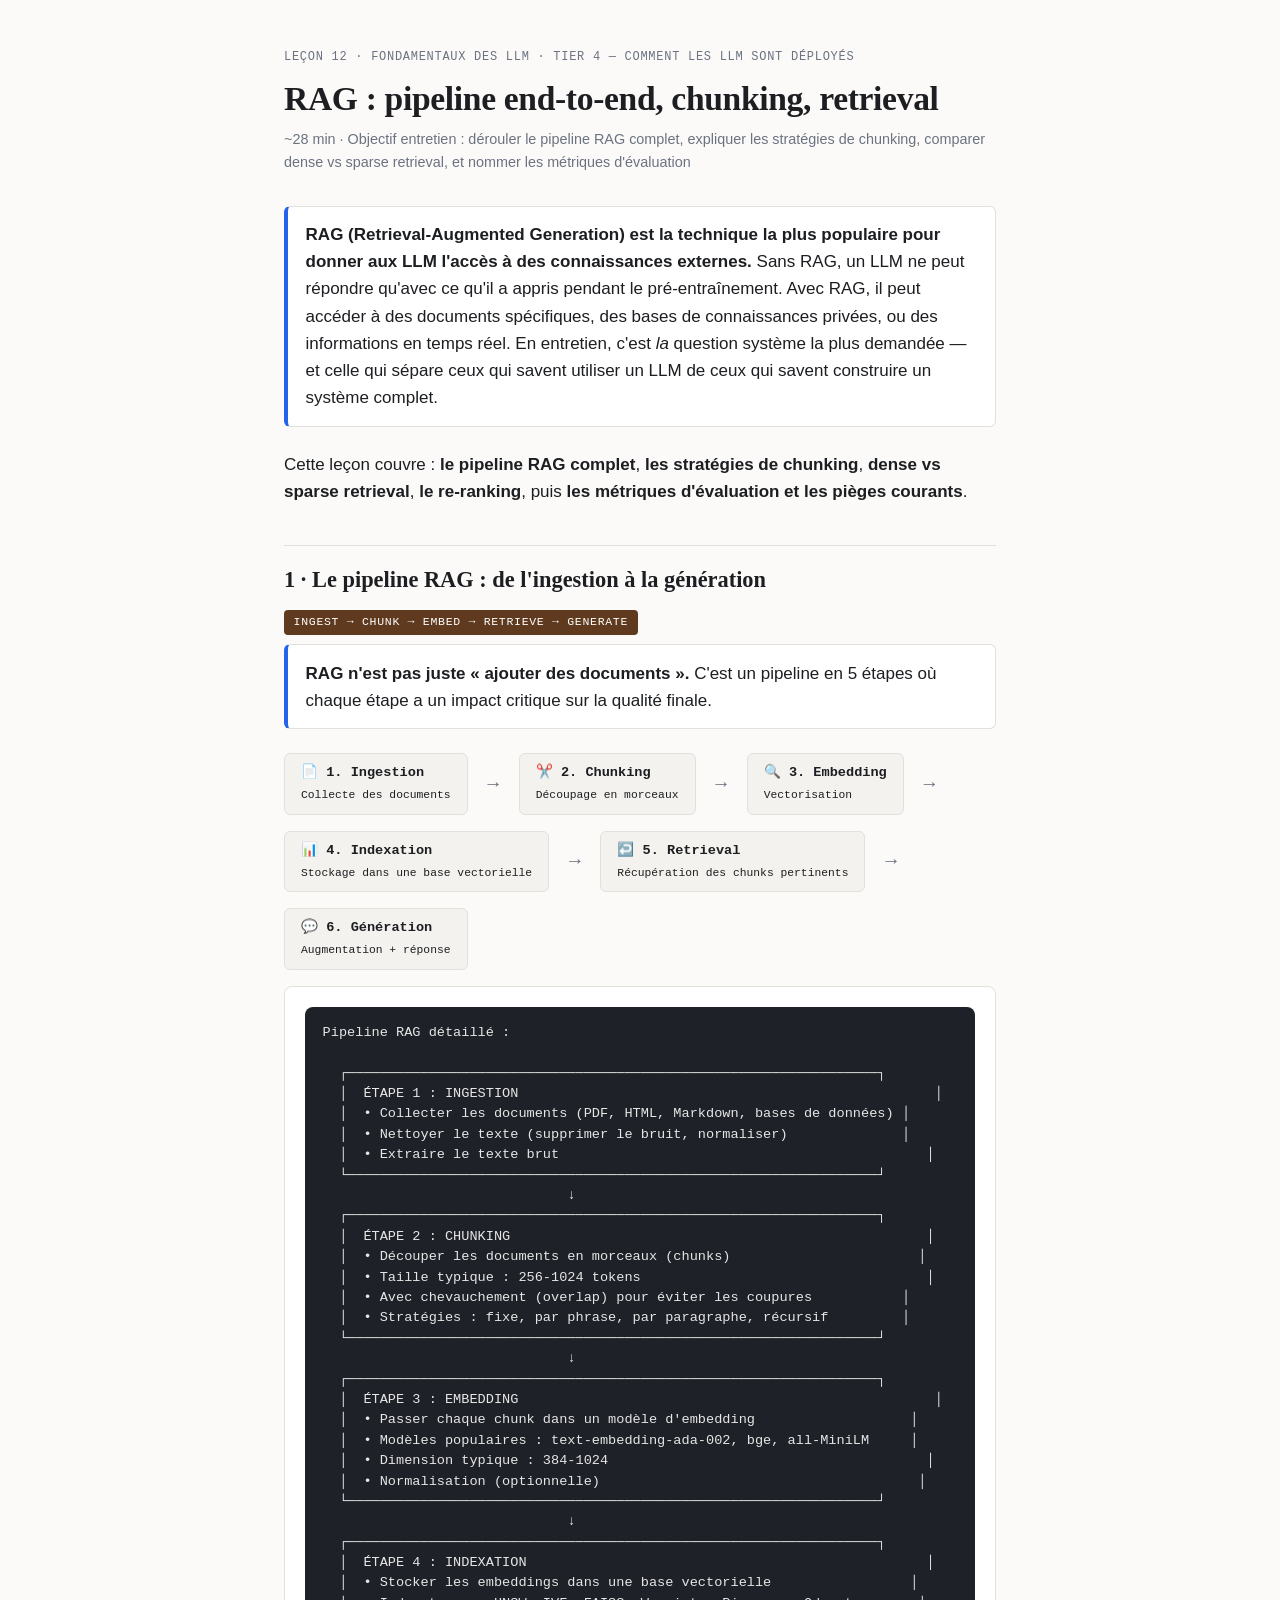
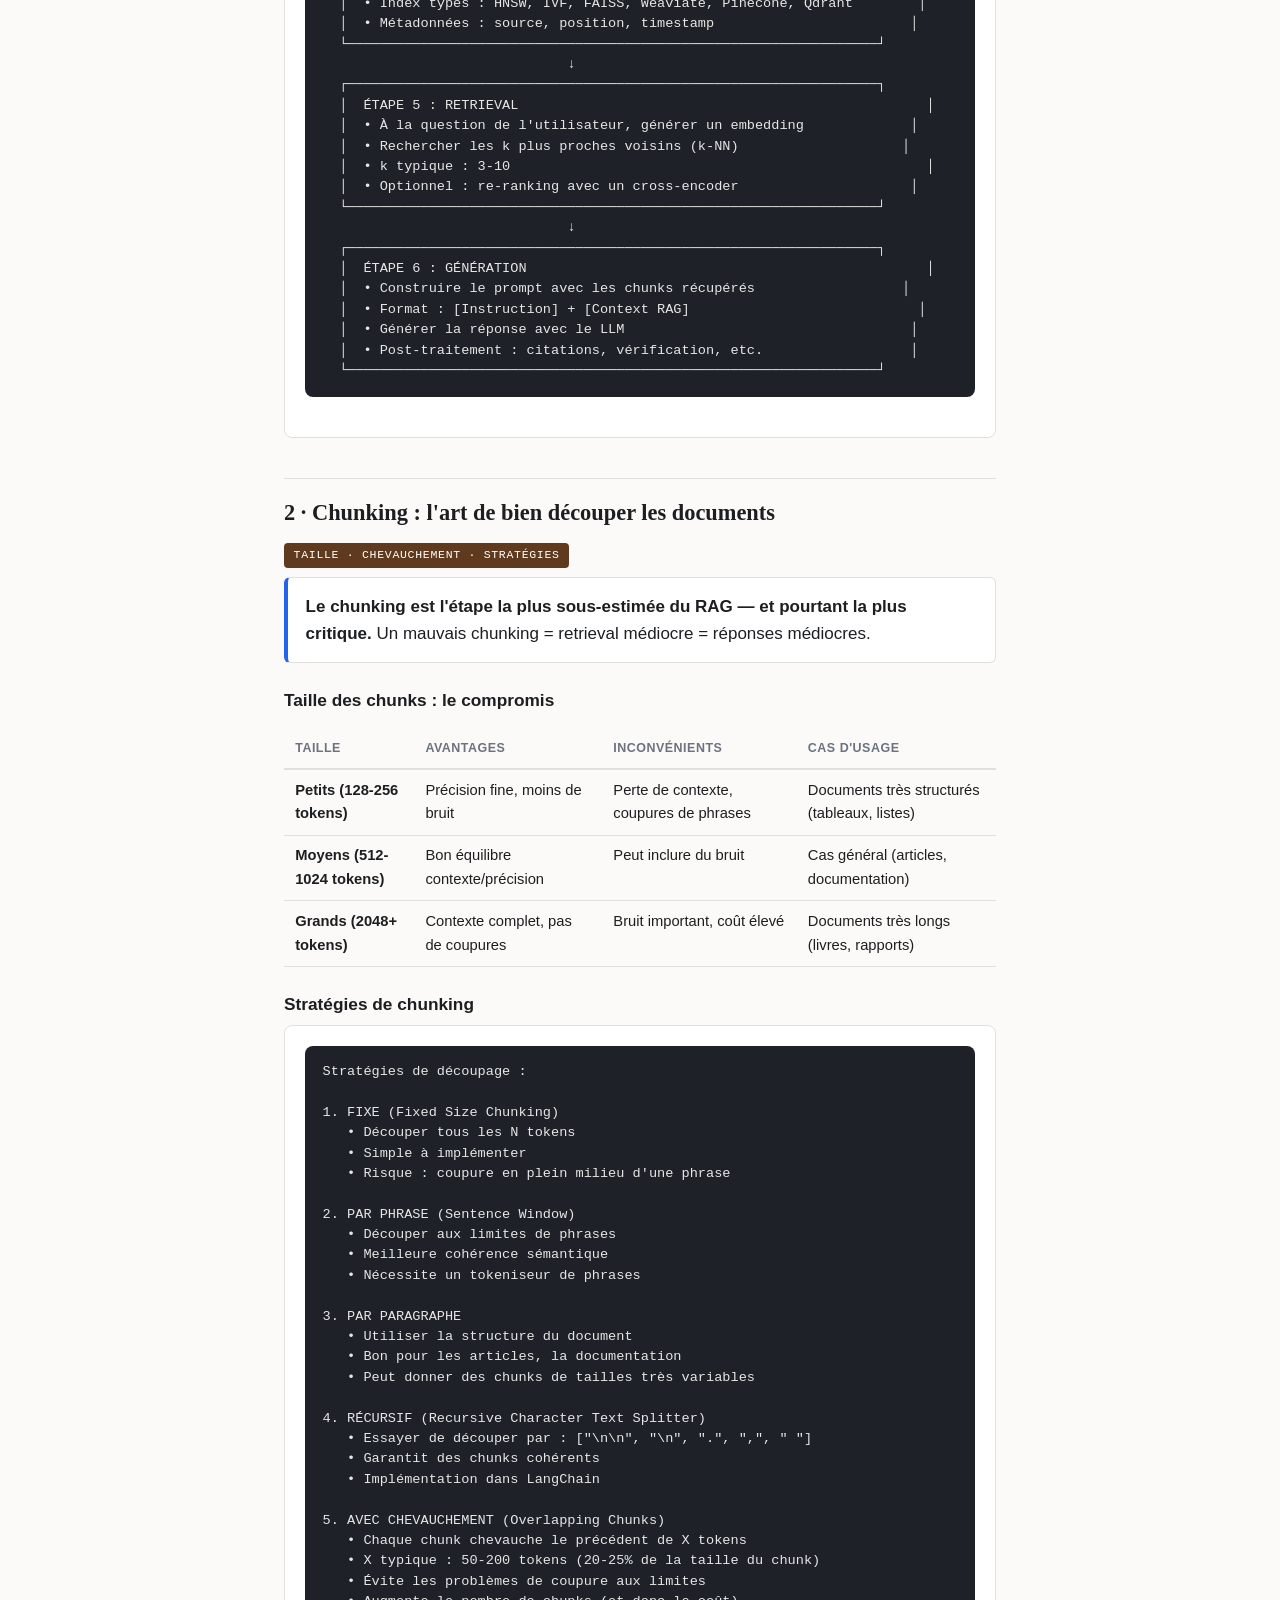
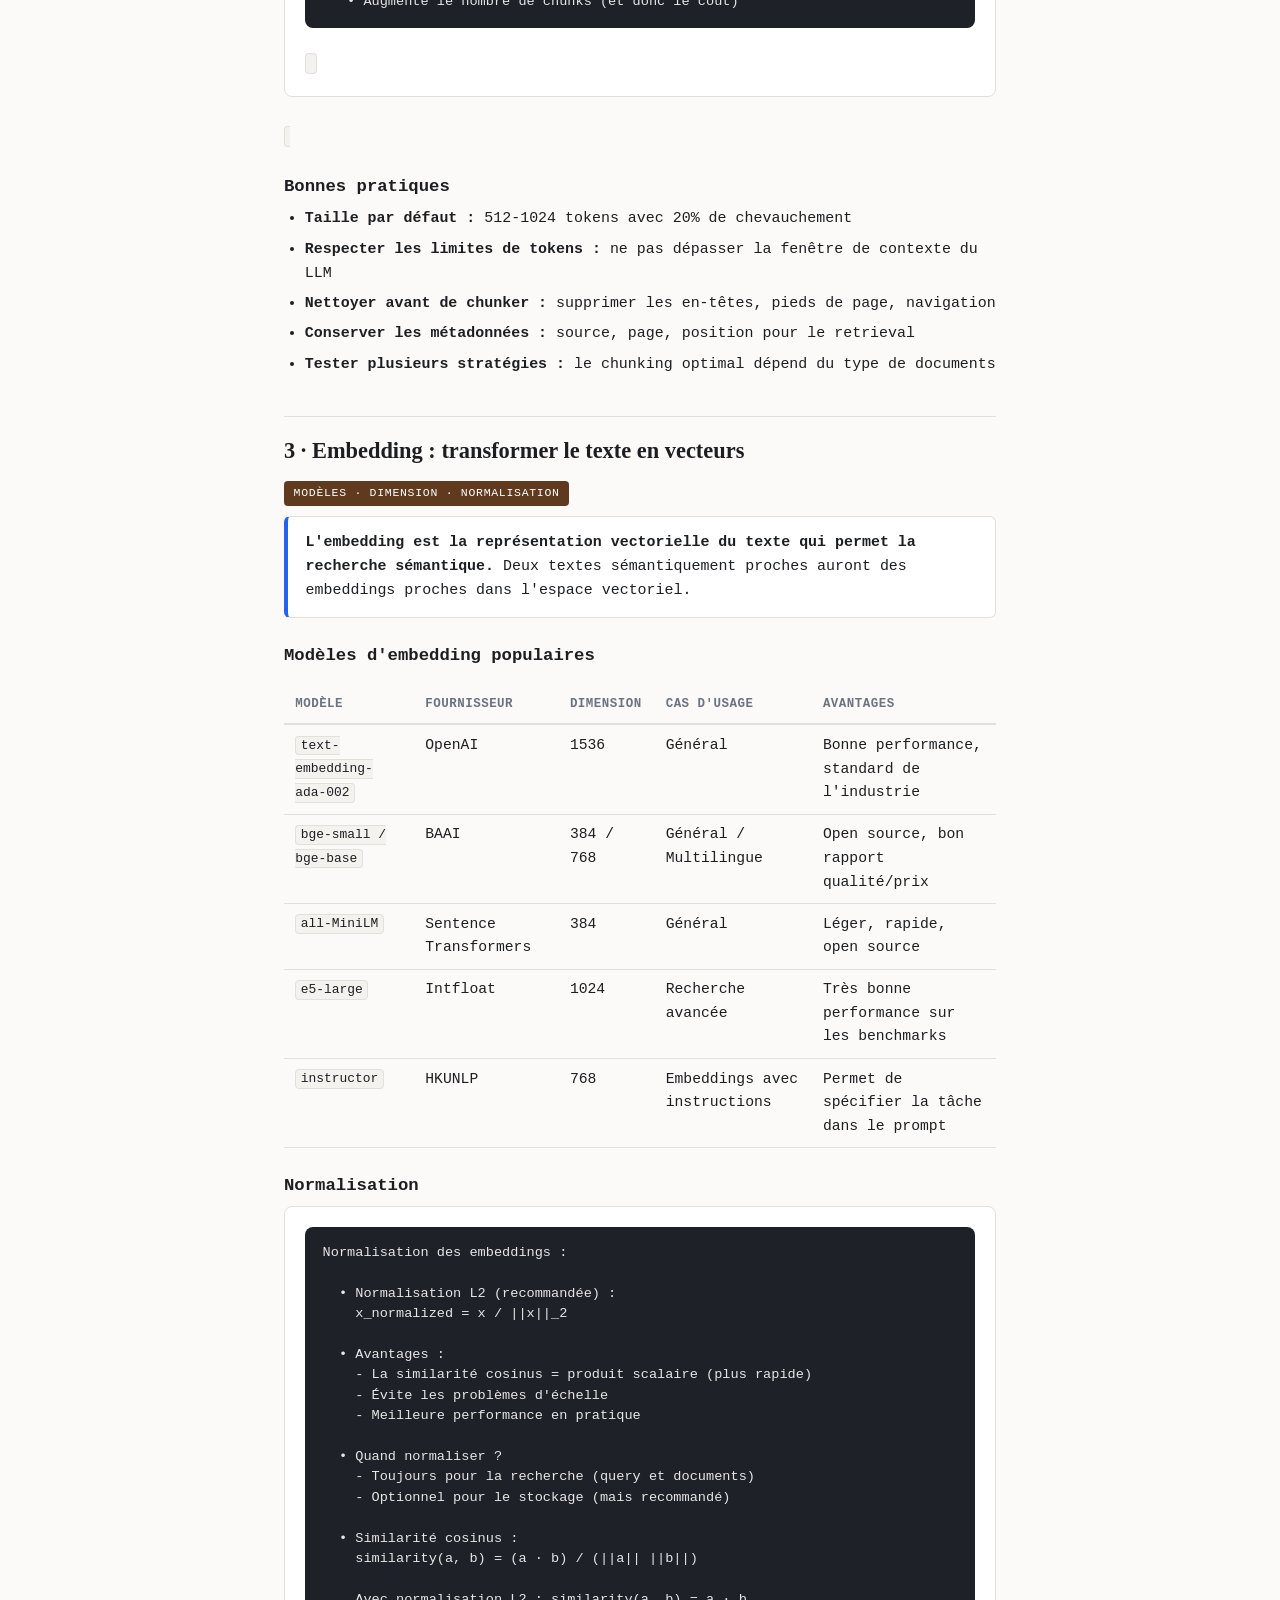
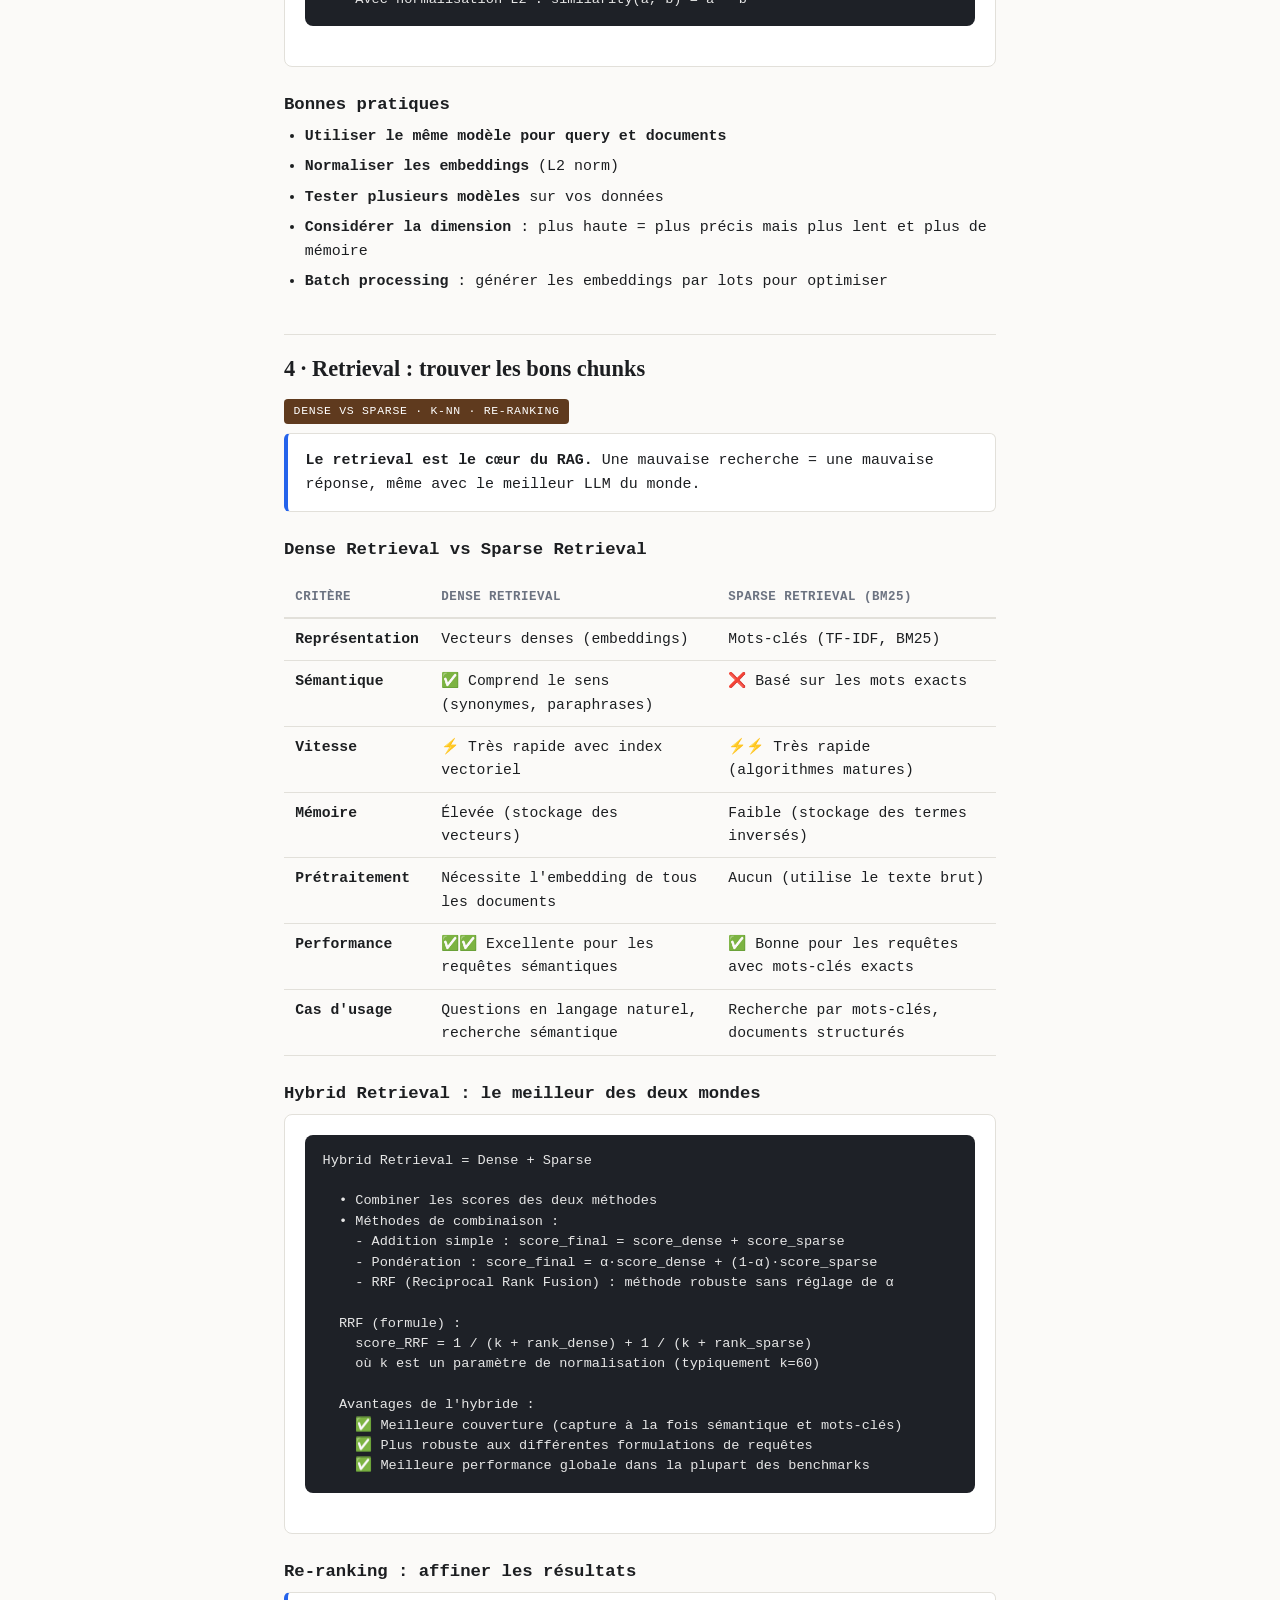
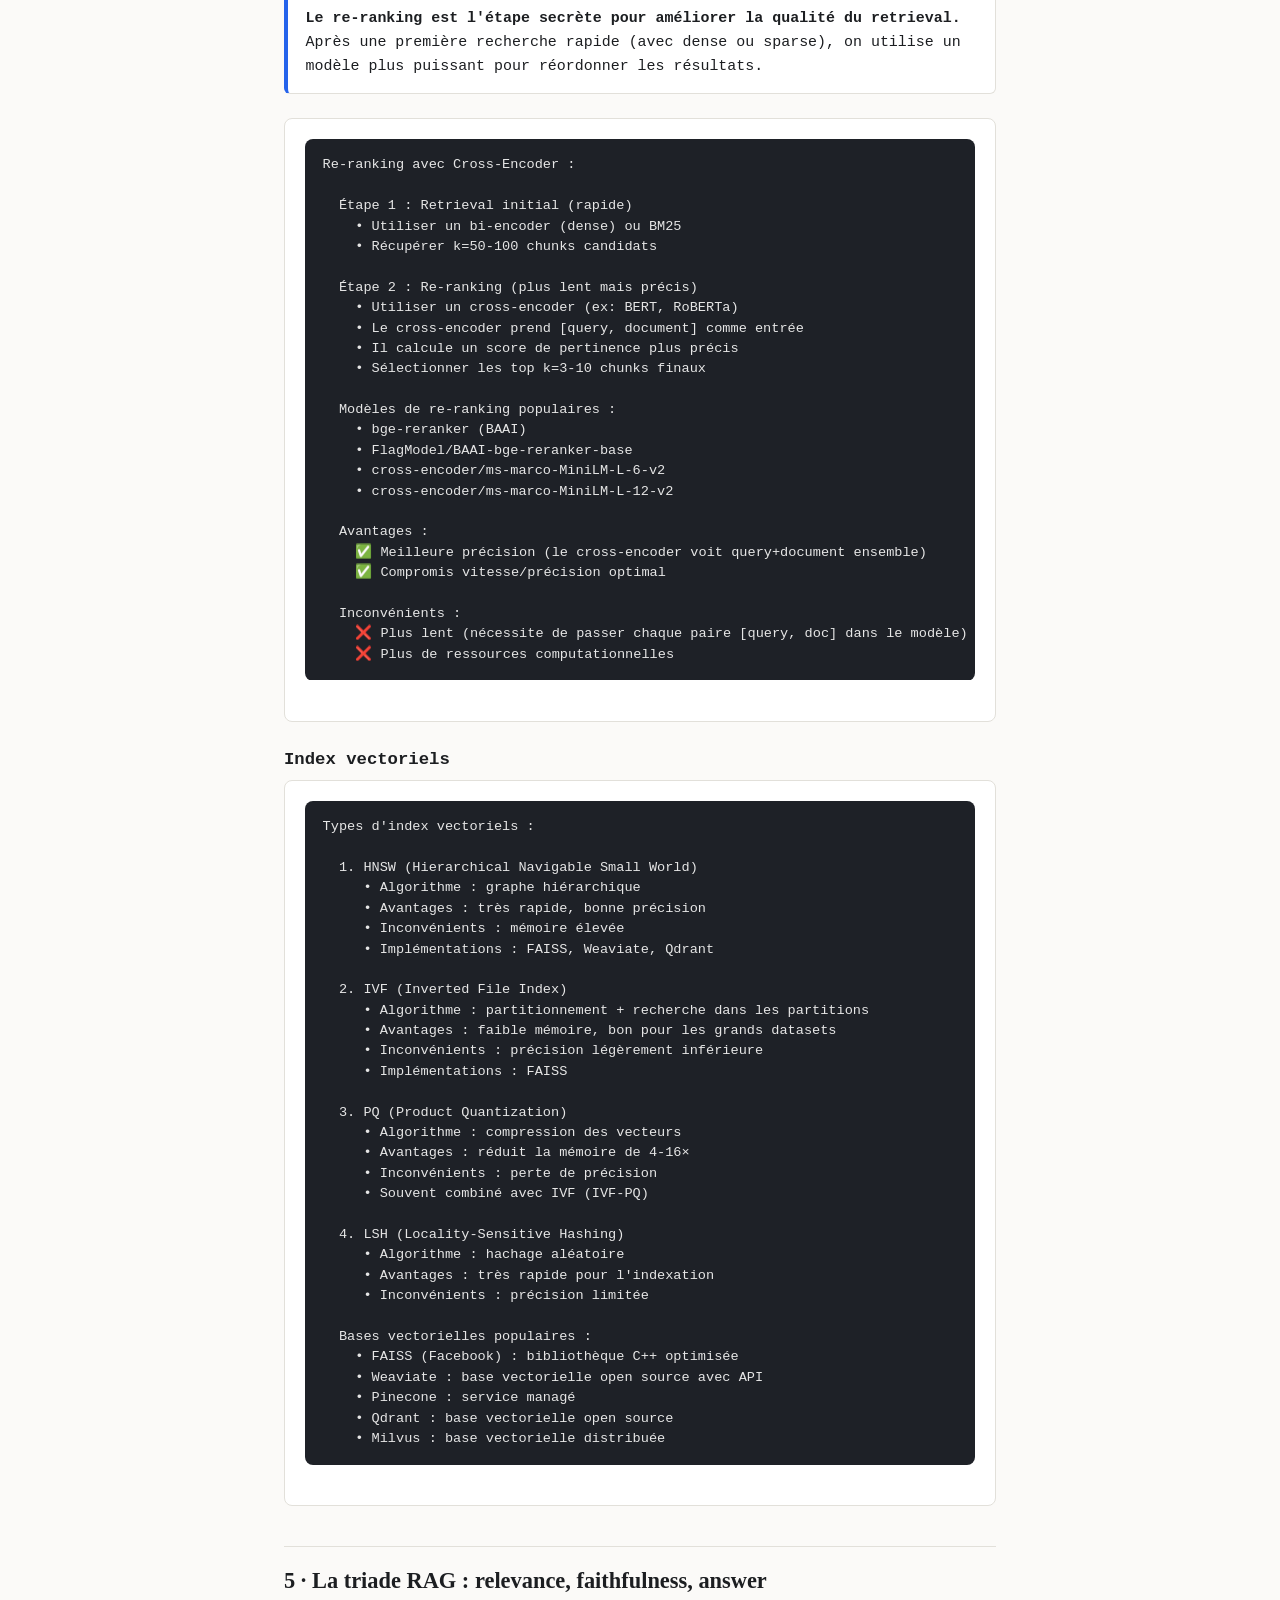
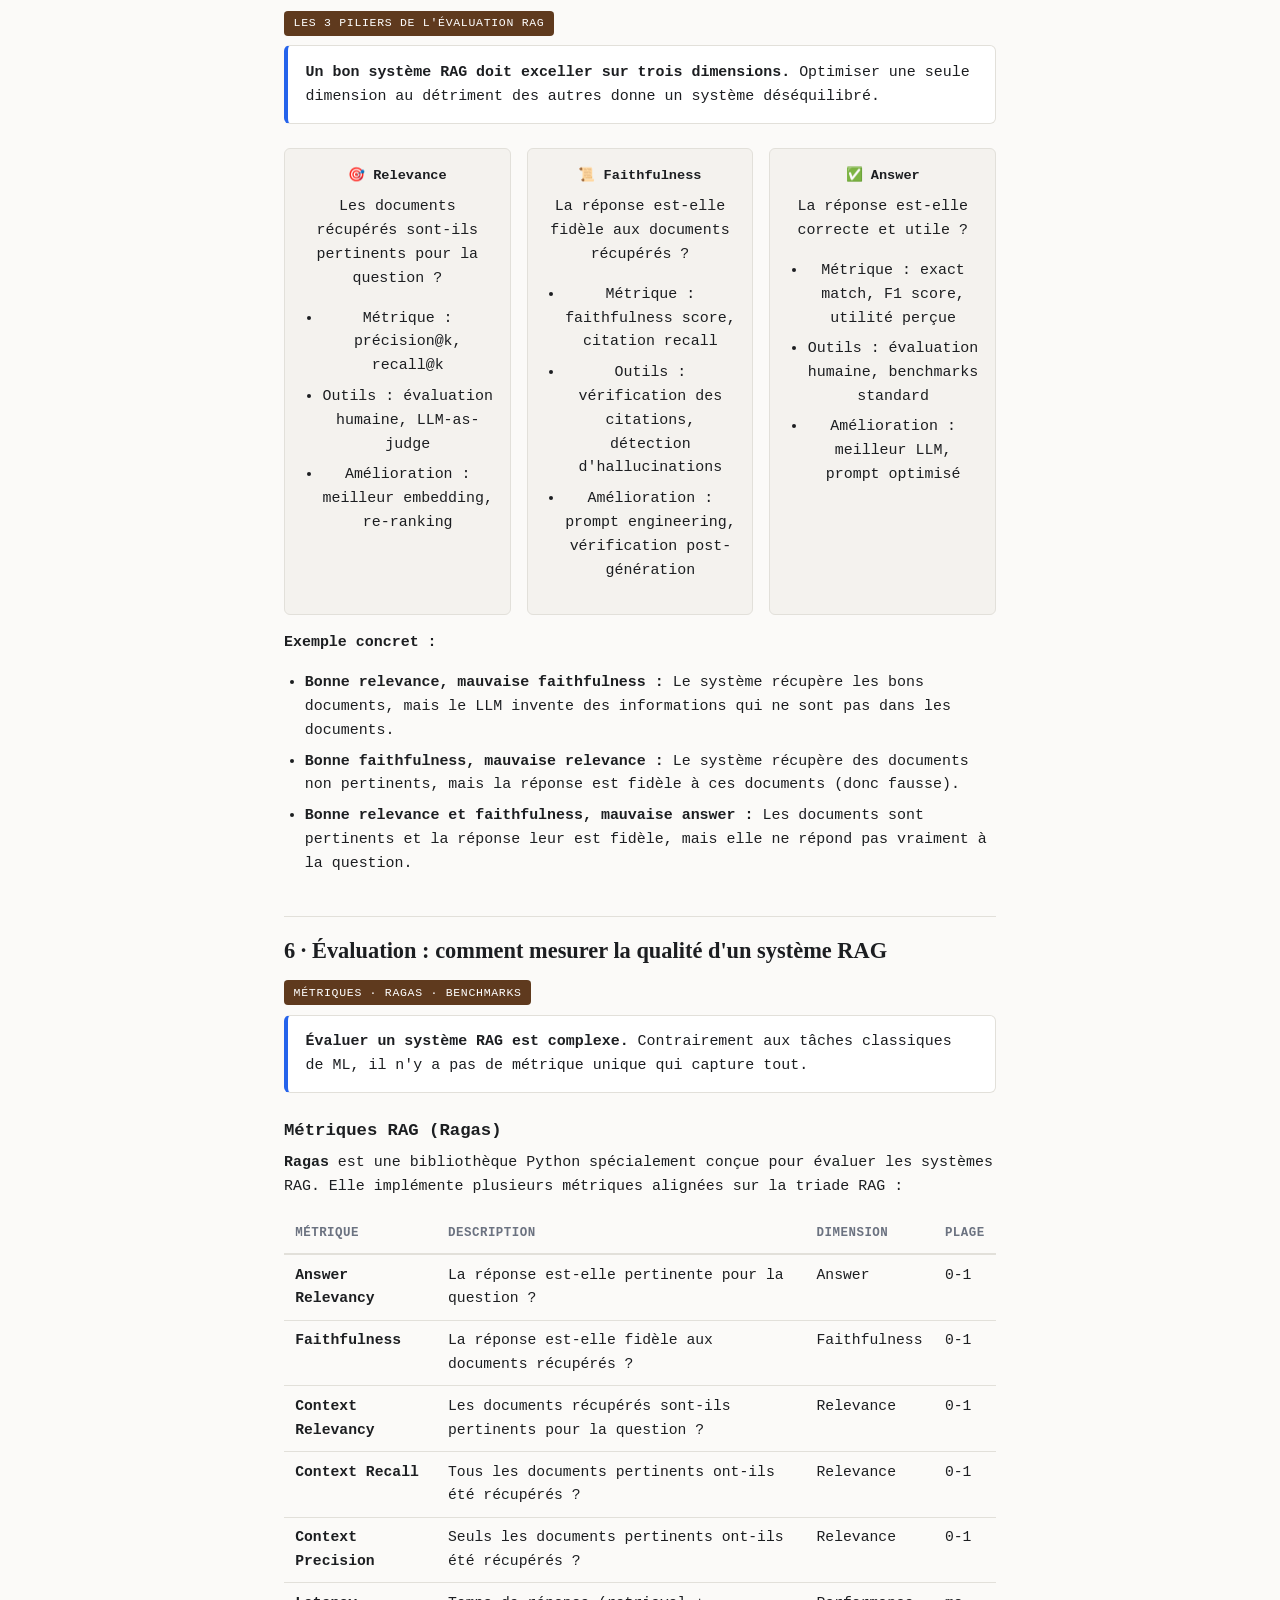
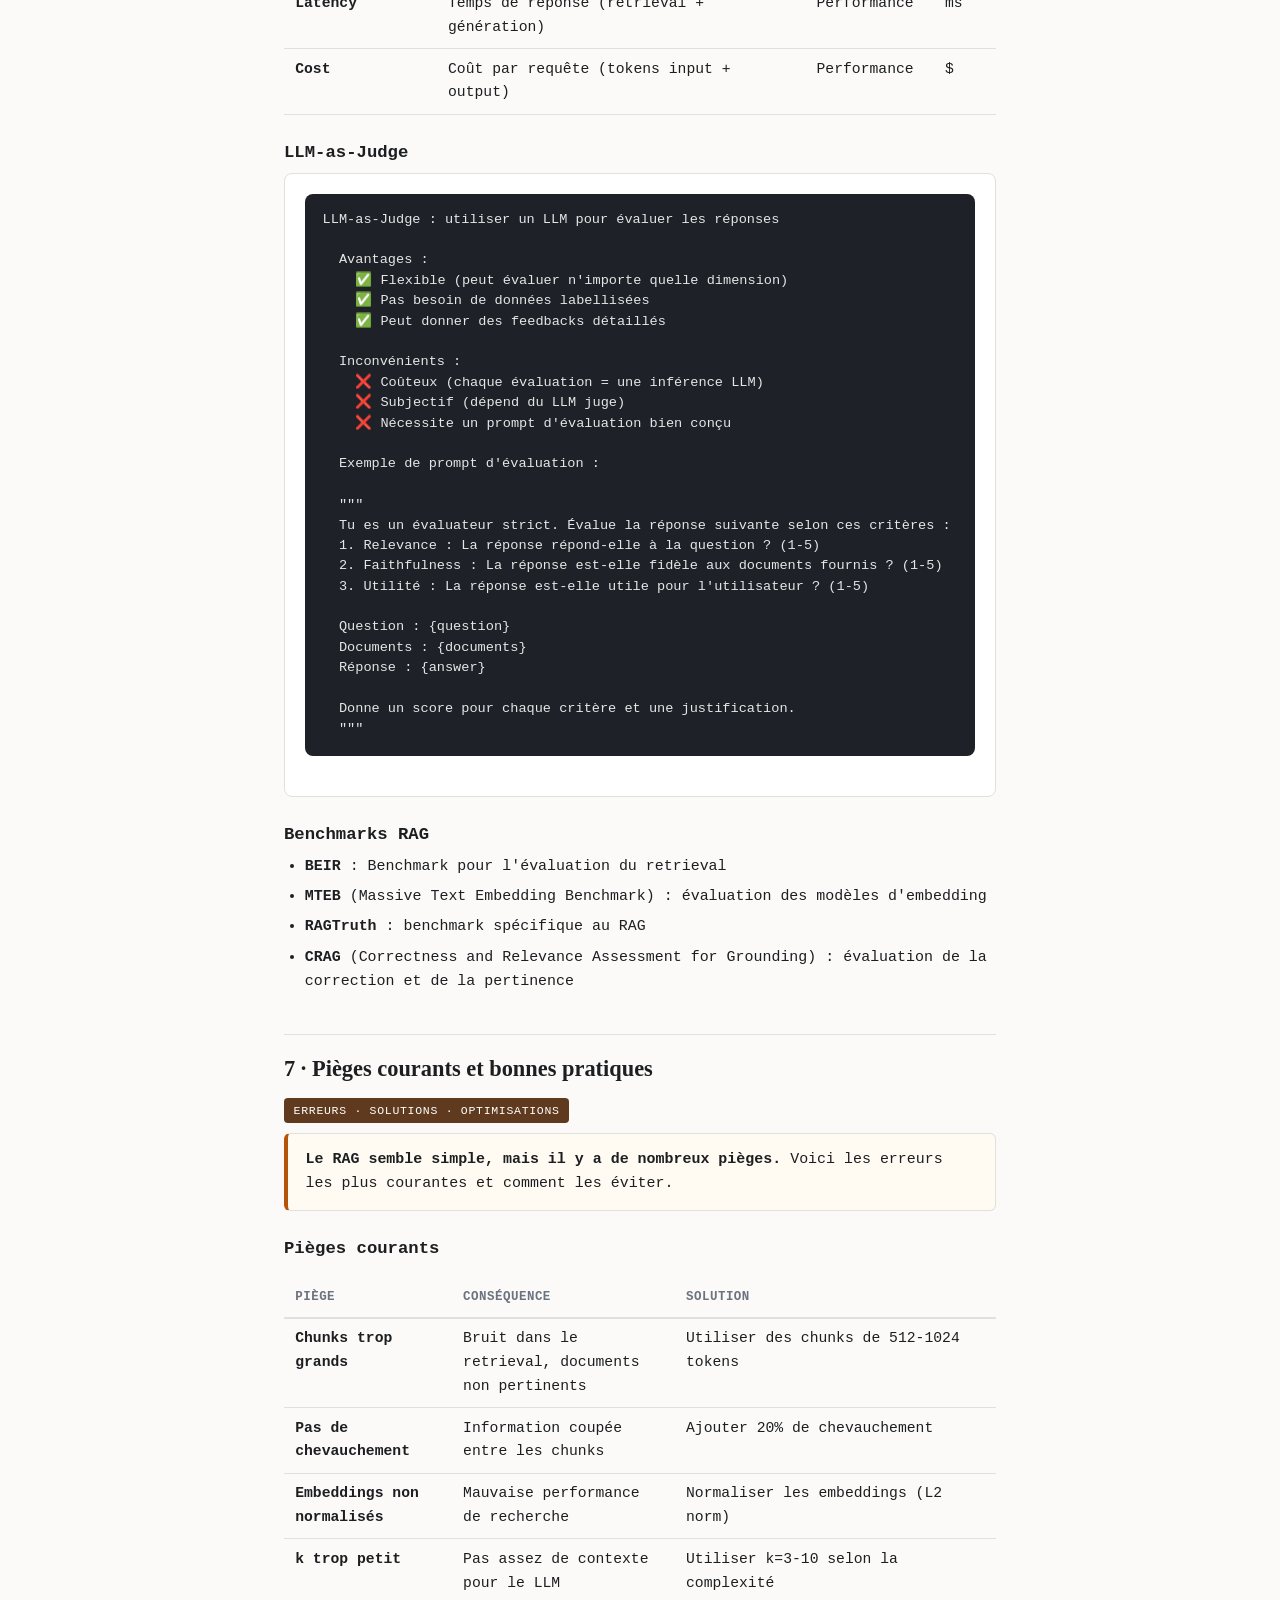
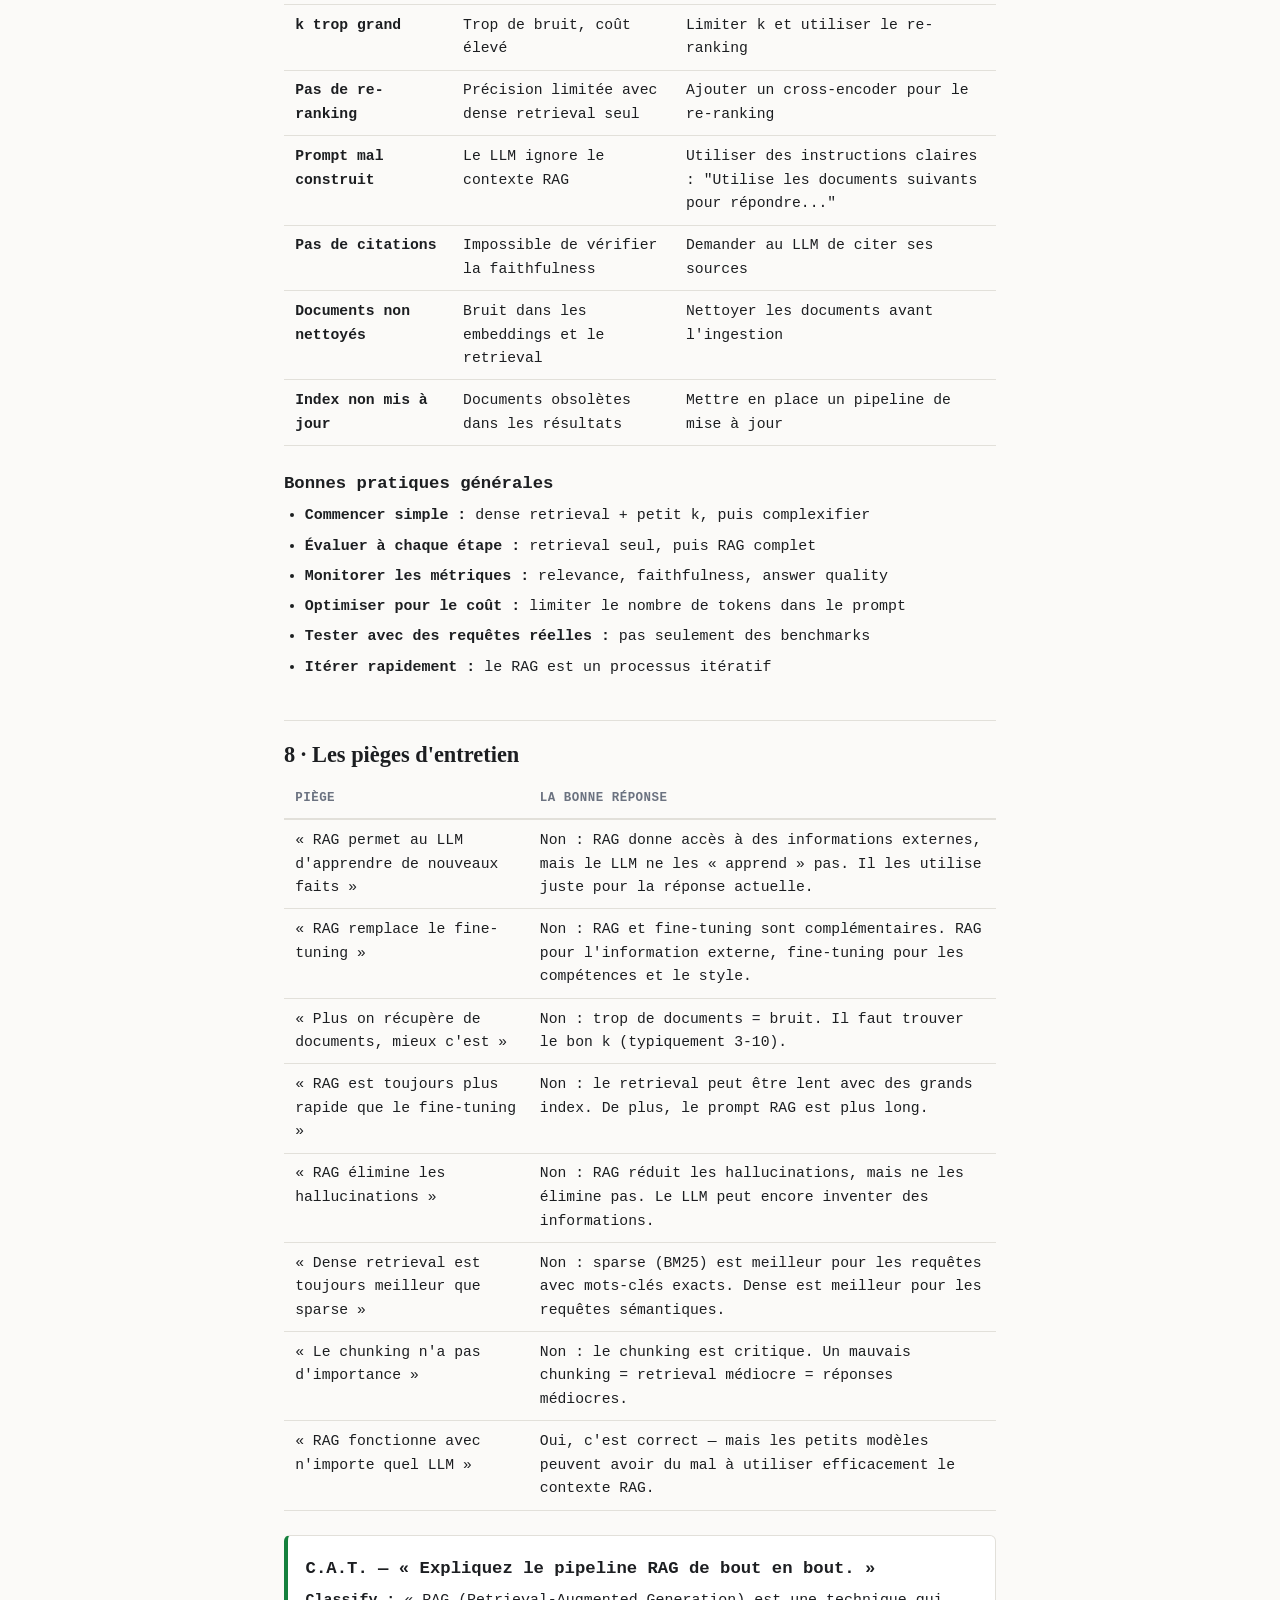
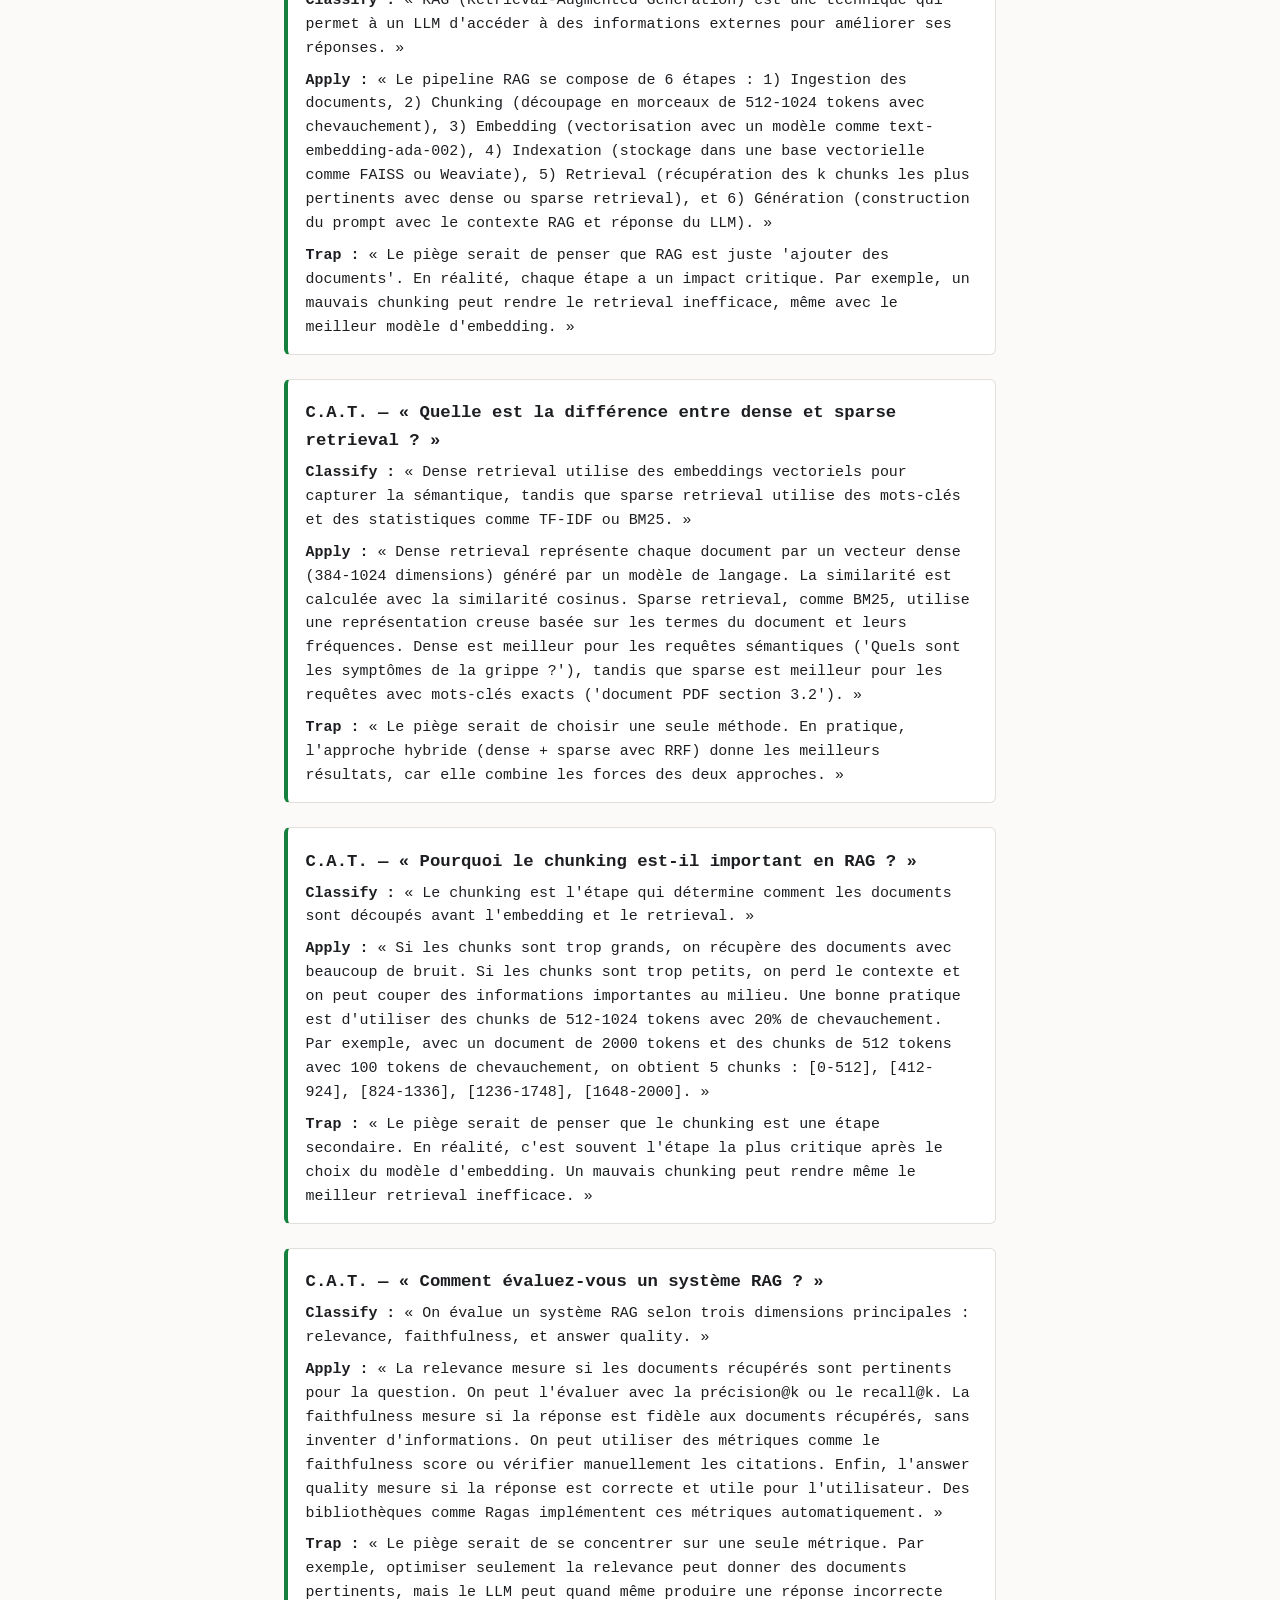
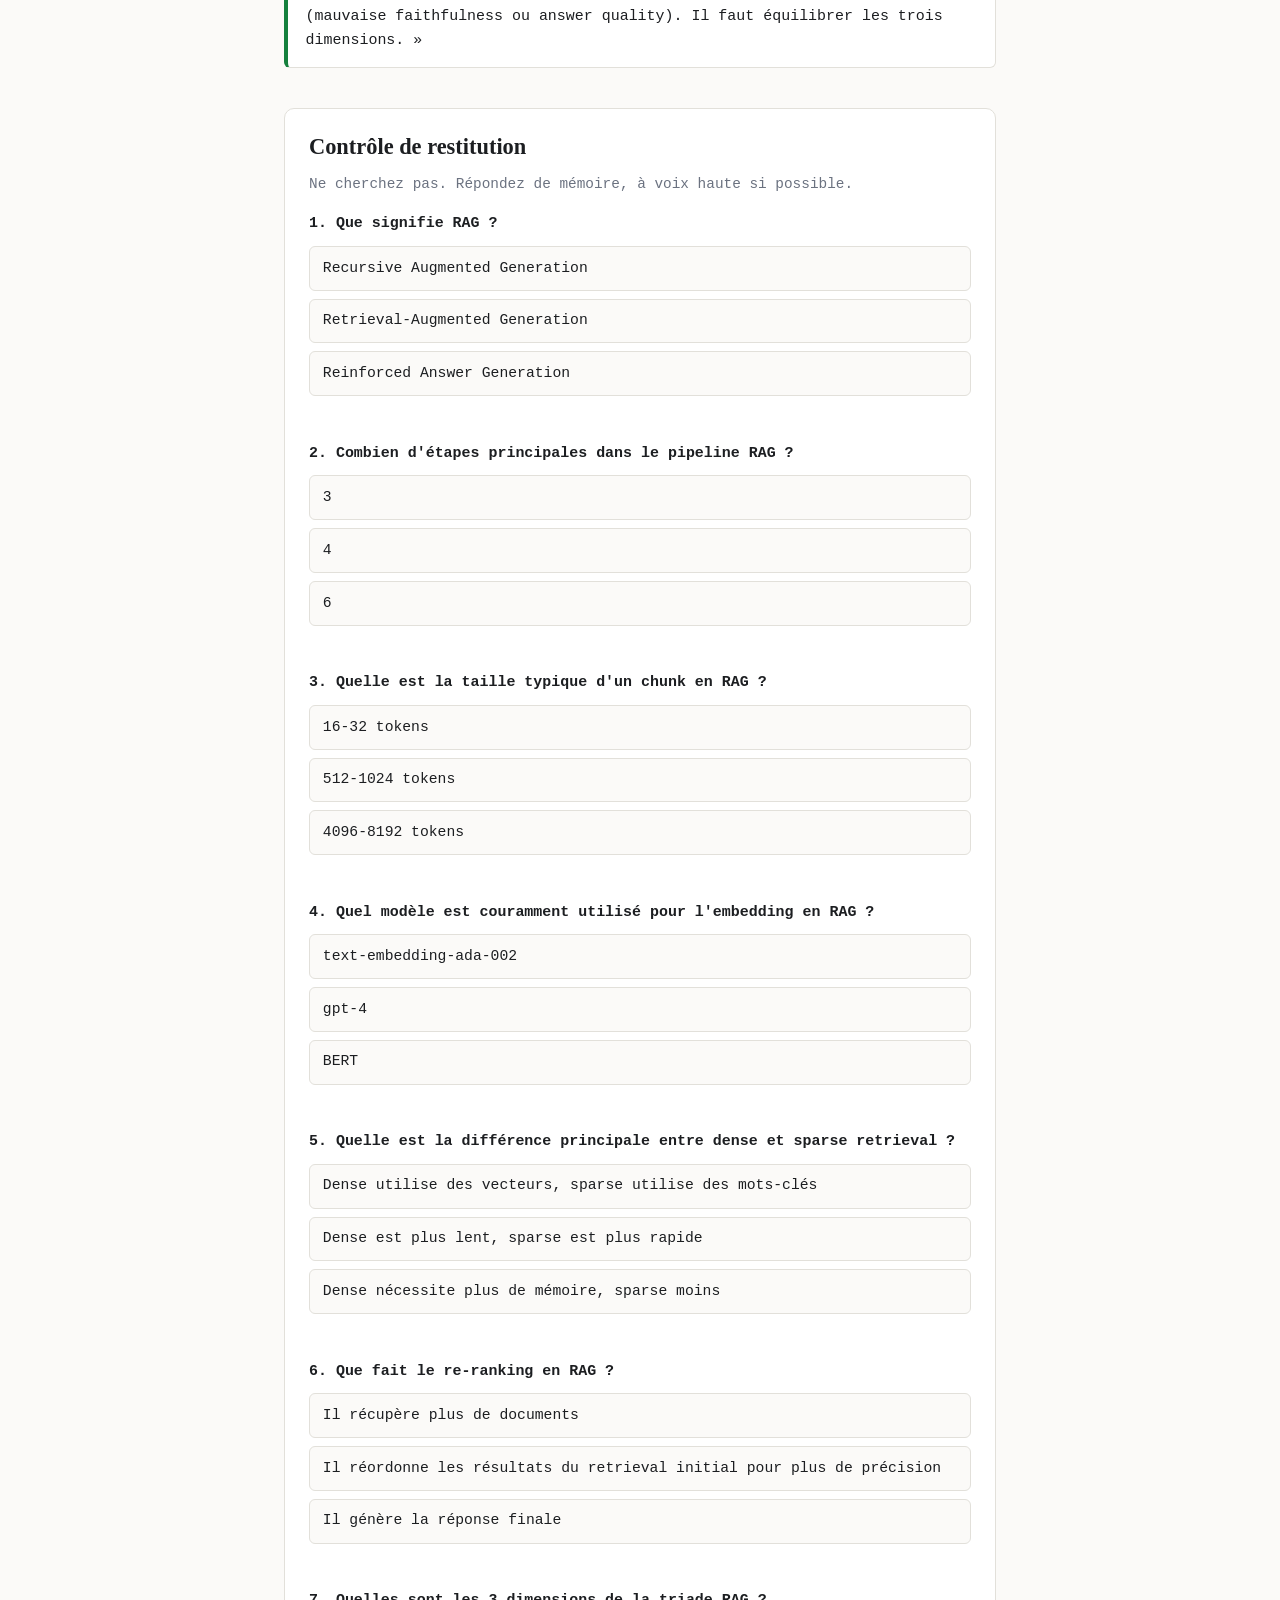
<file: lessons/0012-rag-fr.html>
<!DOCTYPE html>
<html lang="fr">
<head>
  <meta charset="UTF-8">
  <meta name="viewport" content="width=device-width, initial-scale=1.0">
  <title>Leçon 12 — RAG : pipeline end-to-end, chunking, retrieval</title>
  <link rel="stylesheet" href="../assets/style.css">
  <style>
    .diagram {
      background: #fff;
      border: 1px solid var(--border);
      border-radius: 8px;
      padding: 1.25rem;
      margin: 0 0 1.5rem;
      overflow-x: auto;
    }
    .group-label {
      font-family: var(--mono);
      font-size: 0.72rem;
      letter-spacing: 0.06em;
      text-transform: uppercase;
      color: #fff;
      background: #5f3a1e;
      display: inline-block;
      padding: 0.2rem 0.6rem;
      border-radius: 4px;
      margin-bottom: 0.6rem;
    }
    .cat { border-left: 4px solid var(--ok); }
    .cat h3 { margin-top: 0.3rem; }
    .mono { font-family: var(--mono); font-size: 0.88rem; }
    .comparison-table { margin: 1rem 0; }
    .comparison-table td { vertical-align: top; }
    .comparison-table th { text-align: left; }
    .pipeline {
      display: flex;
      gap: 1rem;
      align-items: center;
      flex-wrap: wrap;
      margin: 1rem 0;
    }
    .pipeline-step {
      background: var(--code-bg);
      border: 1px solid var(--border);
      border-radius: 6px;
      padding: 0.5rem 1rem;
      font-family: var(--mono);
      font-size: 0.85rem;
    }
    .pipeline-arrow {
      color: var(--muted);
      font-size: 1.2rem;
    }
    .rag-triad {
      display: grid;
      grid-template-columns: repeat(3, 1fr);
      gap: 1rem;
      margin: 1rem 0;
    }
    .triad-item {
      background: var(--code-bg);
      border: 1px solid var(--border);
      border-radius: 6px;
      padding: 1rem;
      text-align: center;
    }
    .triad-item h4 {
      font-family: var(--mono);
      font-size: 0.85rem;
      margin-bottom: 0.5rem;
    }
  </style>
</head>
<body>
<main>

  <div class="lesson-meta">Leçon 12 · Fondamentaux des LLM · Tier 4 — Comment les LLM sont déployés</div>
  <h1>RAG : pipeline end-to-end, chunking, retrieval</h1>
  <p style="color:var(--muted); font-size:0.9rem; margin-bottom:2rem;">~28 min · Objectif entretien : dérouler le pipeline RAG complet, expliquer les stratégies de chunking, comparer dense vs sparse retrieval, et nommer les métriques d'évaluation</p>

  <!-- ── POURQUOI CE SUJET ──────────────────────────────────────────── -->
  <div class="callout">
    <p>
      <strong>RAG (Retrieval-Augmented Generation) est la technique la plus populaire pour donner aux 
      LLM l'accès à des connaissances externes.</strong> 
      Sans RAG, un LLM ne peut répondre qu'avec ce qu'il a appris pendant le pré-entraînement. 
      Avec RAG, il peut accéder à des documents spécifiques, des bases de connaissances privées, 
      ou des informations en temps réel. En entretien, c'est <em>la</em> question système la plus demandée 
      — et celle qui sépare ceux qui savent utiliser un LLM de ceux qui savent construire un système complet.
    </p>
  </div>

  <p>
    Cette leçon couvre : <strong>le pipeline RAG complet</strong>, 
    <strong>les stratégies de chunking</strong>, 
    <strong>dense vs sparse retrieval</strong>, 
    <strong>le re-ranking</strong>, 
    puis <strong>les métriques d'évaluation et les pièges courants</strong>.
  </p>

  <!-- ══════════════════════════════════════════════════════════════════ -->
  <!-- 1. LE PIPELINE RAG COMPLET -->
  <!-- ══════════════════════════════════════════════════════════════════ -->
  <h2>1 · Le pipeline RAG : de l'ingestion à la génération</h2>
  <span class="group-label">Ingest → Chunk → Embed → Retrieve → Generate</span>

  <div class="callout">
    <p>
      <strong>RAG n'est pas juste « ajouter des documents ».</strong> C'est un pipeline en 5 étapes 
      où chaque étape a un impact critique sur la qualité finale.
    </p>
  </div>

  <div class="pipeline">
    <div class="pipeline-step">📄 <strong>1. Ingestion</strong><br><small>Collecte des documents</small></div>
    <span class="pipeline-arrow">→</span>
    <div class="pipeline-step">✂️ <strong>2. Chunking</strong><br><small>Découpage en morceaux</small></div>
    <span class="pipeline-arrow">→</span>
    <div class="pipeline-step">🔍 <strong>3. Embedding</strong><br><small>Vectorisation</small></div>
    <span class="pipeline-arrow">→</span>
    <div class="pipeline-step">📊 <strong>4. Indexation</strong><br><small>Stockage dans une base vectorielle</small></div>
    <span class="pipeline-arrow">→</span>
    <div class="pipeline-step">↩️ <strong>5. Retrieval</strong><br><small>Récupération des chunks pertinents</small></div>
    <span class="pipeline-arrow">→</span>
    <div class="pipeline-step">💬 <strong>6. Génération</strong><br><small>Augmentation + réponse</small></div>
  </div>

  <div class="diagram">
    <pre><code>Pipeline RAG détaillé :

  ┌─────────────────────────────────────────────────────────────────┐
  │  ÉTAPE 1 : INGESTION                                                   │
  │  • Collecter les documents (PDF, HTML, Markdown, bases de données) │
  │  • Nettoyer le texte (supprimer le bruit, normaliser)              │
  │  • Extraire le texte brut                                             │
  └─────────────────────────────────────────────────────────────────┘
                              ↓
  ┌─────────────────────────────────────────────────────────────────┐
  │  ÉTAPE 2 : CHUNKING                                                   │
  │  • Découper les documents en morceaux (chunks)                       │
  │  • Taille typique : 256-1024 tokens                                   │
  │  • Avec chevauchement (overlap) pour éviter les coupures           │
  │  • Stratégies : fixe, par phrase, par paragraphe, récursif         │
  └─────────────────────────────────────────────────────────────────┘
                              ↓
  ┌─────────────────────────────────────────────────────────────────┐
  │  ÉTAPE 3 : EMBEDDING                                                   │
  │  • Passer chaque chunk dans un modèle d'embedding                   │
  │  • Modèles populaires : text-embedding-ada-002, bge, all-MiniLM     │
  │  • Dimension typique : 384-1024                                       │
  │  • Normalisation (optionnelle)                                       │
  └─────────────────────────────────────────────────────────────────┘
                              ↓
  ┌─────────────────────────────────────────────────────────────────┐
  │  ÉTAPE 4 : INDEXATION                                                 │
  │  • Stocker les embeddings dans une base vectorielle                 │
  │  • Index types : HNSW, IVF, FAISS, Weaviate, Pinecone, Qdrant        │
  │  • Métadonnées : source, position, timestamp                        │
  └─────────────────────────────────────────────────────────────────┘
                              ↓
  ┌─────────────────────────────────────────────────────────────────┐
  │  ÉTAPE 5 : RETRIEVAL                                                  │
  │  • À la question de l'utilisateur, générer un embedding             │
  │  • Rechercher les k plus proches voisins (k-NN)                    │
  │  • k typique : 3-10                                                   │
  │  • Optionnel : re-ranking avec un cross-encoder                     │
  └─────────────────────────────────────────────────────────────────┘
                              ↓
  ┌─────────────────────────────────────────────────────────────────┐
  │  ÉTAPE 6 : GÉNÉRATION                                                 │
  │  • Construire le prompt avec les chunks récupérés                  │
  │  • Format : [Instruction] + [Context RAG]                            │
  │  • Générer la réponse avec le LLM                                   │
  │  • Post-traitement : citations, vérification, etc.                  │
  └─────────────────────────────────────────────────────────────────┘</code></pre>
  </div>

  <!-- ══════════════════════════════════════════════════════════════════ -->
  <!-- 2. CHUNKING : L'ART DE BIEN DÉCOUPER -->
  <!-- ══════════════════════════════════════════════════════════════════ -->
  <h2>2 · Chunking : l'art de bien découper les documents</h2>
  <span class="group-label">Taille · Chevauchement · Stratégies</span>

  <div class="callout">
    <p>
      <strong>Le chunking est l'étape la plus sous-estimée du RAG — et pourtant la plus critique.</strong> 
      Un mauvais chunking = retrieval médiocre = réponses médiocres.
    </p>
  </div>

  <h3>Taille des chunks : le compromis</h3>
  <table class="comparison-table">
    <thead>
      <tr><th>Taille</th><th>Avantages</th><th>Inconvénients</th><th>Cas d'usage</th></tr>
    </thead>
    <tbody>
      <tr>
        <td><strong>Petits (128-256 tokens)</strong></td>
        <td>Précision fine, moins de bruit</td>
        <td>Perte de contexte, coupures de phrases</td>
        <td>Documents très structurés (tableaux, listes)</td>
      </tr>
      <tr>
        <td><strong>Moyens (512-1024 tokens)</strong></td>
        <td>Bon équilibre contexte/précision</td>
        <td>Peut inclure du bruit</td>
        <td>Cas général (articles, documentation)</td>
      </tr>
      <tr>
        <td><strong>Grands (2048+ tokens)</strong></td>
        <td>Contexte complet, pas de coupures</td>
        <td>Bruit important, coût élevé</td>
        <td>Documents très longs (livres, rapports)</td>
      </tr>
    </tbody>
  </table>

  <h3>Stratégies de chunking</h3>
  <div class="diagram">
    <pre><code>Stratégies de découpage :

1. FIXE (Fixed Size Chunking)
   • Découper tous les N tokens
   • Simple à implémenter
   • Risque : coupure en plein milieu d'une phrase

2. PAR PHRASE (Sentence Window)
   • Découper aux limites de phrases
   • Meilleure cohérence sémantique
   • Nécessite un tokeniseur de phrases

3. PAR PARAGRAPHE
   • Utiliser la structure du document
   • Bon pour les articles, la documentation
   • Peut donner des chunks de tailles très variables

4. RÉCURSIF (Recursive Character Text Splitter)
   • Essayer de découper par : ["\n\n", "\n", ".", ",", " "]
   • Garantit des chunks cohérents
   • Implémentation dans LangChain

5. AVEC CHEVAUCHEMENT (Overlapping Chunks)
   • Chaque chunk chevauche le précédent de X tokens
   • X typique : 50-200 tokens (20-25% de la taille du chunk)
   • Évite les problèmes de coupure aux limites
   • Augmente le nombre de chunks (et donc le coût)</n
6. HIÉRARCHIQUE (Parent Document Retrieval)
   • Plusieurs niveaux de granularité
   • D'abord récupérer des gros chunks, puis affiner
   • Complexe mais puissant pour les grands corpus</code></pre>
  </div>

  <h3>Bonnes pratiques</h3>
  <ul>
    <li><strong>Taille par défaut :</strong> 512-1024 tokens avec 20% de chevauchement</li>
    <li><strong>Respecter les limites de tokens :</strong> ne pas dépasser la fenêtre de contexte du LLM</li>
    <li><strong>Nettoyer avant de chunker :</strong> supprimer les en-têtes, pieds de page, navigation</li>
    <li><strong>Conserver les métadonnées :</strong> source, page, position pour le retrieval</li>
    <li><strong>Tester plusieurs stratégies :</strong> le chunking optimal dépend du type de documents</li>
  </ul>

  <!-- ══════════════════════════════════════════════════════════════════ -->
  <!-- 3. EMBEDDING : TRANSFORMER LE TEXTE EN VECTEURS -->
  <!-- ══════════════════════════════════════════════════════════════════ -->
  <h2>3 · Embedding : transformer le texte en vecteurs</h2>
  <span class="group-label">Modèles · Dimension · Normalisation</span>

  <div class="callout">
    <p>
      <strong>L'embedding est la représentation vectorielle du texte qui permet la recherche sémantique.</strong> 
      Deux textes sémantiquement proches auront des embeddings proches dans l'espace vectoriel.
    </p>
  </div>

  <h3>Modèles d'embedding populaires</h3>
  <table class="comparison-table">
    <thead>
      <tr><th>Modèle</th><th>Fournisseur</th><th>Dimension</th><th>Cas d'usage</th><th>Avantages</th></tr>
    </thead>
    <tbody>
      <tr>
        <td><code>text-embedding-ada-002</code></td>
        <td>OpenAI</td>
        <td>1536</td>
        <td>Général</td>
        <td>Bonne performance, standard de l'industrie</td>
      </tr>
      <tr>
        <td><code>bge-small / bge-base</code></td>
        <td>BAAI</td>
        <td>384 / 768</td>
        <td>Général / Multilingue</td>
        <td>Open source, bon rapport qualité/prix</td>
      </tr>
      <tr>
        <td><code>all-MiniLM</code></td>
        <td>Sentence Transformers</td>
        <td>384</td>
        <td>Général</td>
        <td>Léger, rapide, open source</td>
      </tr>
      <tr>
        <td><code>e5-large</code></td>
        <td>Intfloat</td>
        <td>1024</td>
        <td>Recherche avancée</td>
        <td>Très bonne performance sur les benchmarks</td>
      </tr>
      <tr>
        <td><code>instructor</code></td>
        <td>HKUNLP</td>
        <td>768</td>
        <td>Embeddings avec instructions</td>
        <td>Permet de spécifier la tâche dans le prompt</td>
      </tr>
    </tbody>
  </table>

  <h3>Normalisation</h3>
  <div class="diagram">
    <pre><code>Normalisation des embeddings :

  • Normalisation L2 (recommandée) :
    x_normalized = x / ||x||_2
    
  • Avantages :
    - La similarité cosinus = produit scalaire (plus rapide)
    - Évite les problèmes d'échelle
    - Meilleure performance en pratique
    
  • Quand normaliser ?
    - Toujours pour la recherche (query et documents)
    - Optionnel pour le stockage (mais recommandé)
    
  • Similarité cosinus :
    similarity(a, b) = (a · b) / (||a|| ||b||)
    
    Avec normalisation L2 : similarity(a, b) = a · b</code></pre>
  </div>

  <h3>Bonnes pratiques</h3>
  <ul>
    <li><strong>Utiliser le même modèle pour query et documents</strong></li>
    <li><strong>Normaliser les embeddings</strong> (L2 norm)</li>
    <li><strong>Tester plusieurs modèles</strong> sur vos données</li>
    <li><strong>Considérer la dimension</strong> : plus haute = plus précis mais plus lent et plus de mémoire</li>
    <li><strong>Batch processing</strong> : générer les embeddings par lots pour optimiser</li>
  </ul>

  <!-- ══════════════════════════════════════════════════════════════════ -->
  <!-- 4. RETRIEVAL : TROUVER LES BONS CHUNKS -->
  <!-- ══════════════════════════════════════════════════════════════════ -->
  <h2>4 · Retrieval : trouver les bons chunks</h2>
  <span class="group-label">Dense vs Sparse · k-NN · Re-ranking</span>

  <div class="callout">
    <p>
      <strong>Le retrieval est le cœur du RAG.</strong> Une mauvaise recherche = une mauvaise réponse, 
      même avec le meilleur LLM du monde.
    </p>
  </div>

  <h3>Dense Retrieval vs Sparse Retrieval</h3>
  <table class="comparison-table">
    <thead>
      <tr><th>Critère</th><th>Dense Retrieval</th><th>Sparse Retrieval (BM25)</th></tr>
    </thead>
    <tbody>
      <tr>
        <td><strong>Représentation</strong></td>
        <td>Vecteurs denses (embeddings)</td>
        <td>Mots-clés (TF-IDF, BM25)</td>
      </tr>
      <tr>
        <td><strong>Sémantique</strong></td>
        <td>✅ Comprend le sens (synonymes, paraphrases)</td>
        <td>❌ Basé sur les mots exacts</td>
      </tr>
      <tr>
        <td><strong>Vitesse</strong></td>
        <td>⚡ Très rapide avec index vectoriel</td>
        <td>⚡⚡ Très rapide (algorithmes matures)</td>
      </tr>
      <tr>
        <td><strong>Mémoire</strong></td>
        <td>Élevée (stockage des vecteurs)</td>
        <td>Faible (stockage des termes inversés)</td>
      </tr>
      <tr>
        <td><strong>Prétraitement</strong></td>
        <td>Nécessite l'embedding de tous les documents</td>
        <td>Aucun (utilise le texte brut)</td>
      </tr>
      <tr>
        <td><strong>Performance</strong></td>
        <td>✅✅ Excellente pour les requêtes sémantiques</td>
        <td>✅ Bonne pour les requêtes avec mots-clés exacts</td>
      </tr>
      <tr>
        <td><strong>Cas d'usage</strong></td>
        <td>Questions en langage naturel, recherche sémantique</td>
        <td>Recherche par mots-clés, documents structurés</td>
      </tr>
    </tbody>
  </table>

  <h3>Hybrid Retrieval : le meilleur des deux mondes</h3>
  <div class="diagram">
    <pre><code>Hybrid Retrieval = Dense + Sparse

  • Combiner les scores des deux méthodes
  • Méthodes de combinaison :
    - Addition simple : score_final = score_dense + score_sparse
    - Pondération : score_final = α·score_dense + (1-α)·score_sparse
    - RRF (Reciprocal Rank Fusion) : méthode robuste sans réglage de α

  RRF (formule) :
    score_RRF = 1 / (k + rank_dense) + 1 / (k + rank_sparse)
    où k est un paramètre de normalisation (typiquement k=60)

  Avantages de l'hybride :
    ✅ Meilleure couverture (capture à la fois sémantique et mots-clés)
    ✅ Plus robuste aux différentes formulations de requêtes
    ✅ Meilleure performance globale dans la plupart des benchmarks</code></pre>
  </div>

  <h3>Re-ranking : affiner les résultats</h3>
  <div class="callout">
    <p>
      <strong>Le re-ranking est l'étape secrète pour améliorer la qualité du retrieval.</strong> 
      Après une première recherche rapide (avec dense ou sparse), on utilise un modèle plus puissant 
      pour réordonner les résultats.
    </p>
  </div>

  <div class="diagram">
    <pre><code>Re-ranking avec Cross-Encoder :

  Étape 1 : Retrieval initial (rapide)
    • Utiliser un bi-encoder (dense) ou BM25
    • Récupérer k=50-100 chunks candidats
    
  Étape 2 : Re-ranking (plus lent mais précis)
    • Utiliser un cross-encoder (ex: BERT, RoBERTa)
    • Le cross-encoder prend [query, document] comme entrée
    • Il calcule un score de pertinence plus précis
    • Sélectionner les top k=3-10 chunks finaux

  Modèles de re-ranking populaires :
    • bge-reranker (BAAI)
    • FlagModel/BAAI-bge-reranker-base
    • cross-encoder/ms-marco-MiniLM-L-6-v2
    • cross-encoder/ms-marco-MiniLM-L-12-v2

  Avantages :
    ✅ Meilleure précision (le cross-encoder voit query+document ensemble)
    ✅ Compromis vitesse/précision optimal
    
  Inconvénients :
    ❌ Plus lent (nécessite de passer chaque paire [query, doc] dans le modèle)
    ❌ Plus de ressources computationnelles</code></pre>
  </div>

  <h3>Index vectoriels</h3>
  <div class="diagram">
    <pre><code>Types d'index vectoriels :

  1. HNSW (Hierarchical Navigable Small World)
     • Algorithme : graphe hiérarchique
     • Avantages : très rapide, bonne précision
     • Inconvénients : mémoire élevée
     • Implémentations : FAISS, Weaviate, Qdrant
     
  2. IVF (Inverted File Index)
     • Algorithme : partitionnement + recherche dans les partitions
     • Avantages : faible mémoire, bon pour les grands datasets
     • Inconvénients : précision légèrement inférieure
     • Implémentations : FAISS
     
  3. PQ (Product Quantization)
     • Algorithme : compression des vecteurs
     • Avantages : réduit la mémoire de 4-16×
     • Inconvénients : perte de précision
     • Souvent combiné avec IVF (IVF-PQ)
     
  4. LSH (Locality-Sensitive Hashing)
     • Algorithme : hachage aléatoire
     • Avantages : très rapide pour l'indexation
     • Inconvénients : précision limitée
     
  Bases vectorielles populaires :
    • FAISS (Facebook) : bibliothèque C++ optimisée
    • Weaviate : base vectorielle open source avec API
    • Pinecone : service managé
    • Qdrant : base vectorielle open source
    • Milvus : base vectorielle distribuée</code></pre>
  </div>

  <!-- ══════════════════════════════════════════════════════════════════ -->
  <!-- 5. LE TRIADE RAG : RELEVANCE, FAITHFULNESS, ANSWER -->
  <!-- ══════════════════════════════════════════════════════════════════ -->
  <h2>5 · La triade RAG : relevance, faithfulness, answer</h2>
  <span class="group-label">Les 3 piliers de l'évaluation RAG</span>

  <div class="callout">
    <p>
      <strong>Un bon système RAG doit exceller sur trois dimensions.</strong> 
      Optimiser une seule dimension au détriment des autres donne un système déséquilibré.
    </p>
  </div>

  <div class="rag-triad">
    <div class="triad-item">
      <h4>🎯 Relevance</h4>
      <p>Les documents récupérés sont-ils pertinents pour la question ?</p>
      <ul>
        <li>Métrique : précision@k, recall@k</li>
        <li>Outils : évaluation humaine, LLM-as-judge</li>
        <li>Amélioration : meilleur embedding, re-ranking</li>
      </ul>
    </div>
    <div class="triad-item">
      <h4>📜 Faithfulness</h4>
      <p>La réponse est-elle fidèle aux documents récupérés ?</p>
      <ul>
        <li>Métrique : faithfulness score, citation recall</li>
        <li>Outils : vérification des citations, détection d'hallucinations</li>
        <li>Amélioration : prompt engineering, vérification post-génération</li>
      </ul>
    </div>
    <div class="triad-item">
      <h4>✅ Answer</h4>
      <p>La réponse est-elle correcte et utile ?</p>
      <ul>
        <li>Métrique : exact match, F1 score, utilité perçue</li>
        <li>Outils : évaluation humaine, benchmarks standard</li>
        <li>Amélioration : meilleur LLM, prompt optimisé</li>
      </ul>
    </div>
  </div>

  <p>
    <strong>Exemple concret :</strong>
  </p>
  <ul>
    <li><strong>Bonne relevance, mauvaise faithfulness :</strong> Le système récupère les bons documents, mais le LLM invente des informations qui ne sont pas dans les documents.</li>
    <li><strong>Bonne faithfulness, mauvaise relevance :</strong> Le système récupère des documents non pertinents, mais la réponse est fidèle à ces documents (donc fausse).</li>
    <li><strong>Bonne relevance et faithfulness, mauvaise answer :</strong> Les documents sont pertinents et la réponse leur est fidèle, mais elle ne répond pas vraiment à la question.</li>
  </ul>

  <!-- ══════════════════════════════════════════════════════════════════ -->
  <!-- 6. ÉVALUATION RAG -->
  <!-- ══════════════════════════════════════════════════════════════════ -->
  <h2>6 · Évaluation : comment mesurer la qualité d'un système RAG</h2>
  <span class="group-label">Métriques · Ragas · Benchmarks</span>

  <div class="callout">
    <p>
      <strong>Évaluer un système RAG est complexe.</strong> Contrairement aux tâches classiques de ML, 
      il n'y a pas de métrique unique qui capture tout.
    </p>
  </div>

  <h3>Métriques RAG (Ragas)</h3>
  <p>
    <strong>Ragas</strong> est une bibliothèque Python spécialement conçue pour évaluer les systèmes RAG. 
    Elle implémente plusieurs métriques alignées sur la triade RAG :
  </p>

  <table class="comparison-table">
    <thead>
      <tr><th>Métrique</th><th>Description</th><th>Dimension</th><th>Plage</th></tr>
    </thead>
    <tbody>
      <tr>
        <td><strong>Answer Relevancy</strong></td>
        <td>La réponse est-elle pertinente pour la question ?</td>
        <td>Answer</td>
        <td>0-1</td>
      </tr>
      <tr>
        <td><strong>Faithfulness</strong></td>
        <td>La réponse est-elle fidèle aux documents récupérés ?</td>
        <td>Faithfulness</td>
        <td>0-1</td>
      </tr>
      <tr>
        <td><strong>Context Relevancy</strong></td>
        <td>Les documents récupérés sont-ils pertinents pour la question ?</td>
        <td>Relevance</td>
        <td>0-1</td>
      </tr>
      <tr>
        <td><strong>Context Recall</strong></td>
        <td>Tous les documents pertinents ont-ils été récupérés ?</td>
        <td>Relevance</td>
        <td>0-1</td>
      </tr>
      <tr>
        <td><strong>Context Precision</strong></td>
        <td>Seuls les documents pertinents ont-ils été récupérés ?</td>
        <td>Relevance</td>
        <td>0-1</td>
      </tr>
      <tr>
        <td><strong>Latency</strong></td>
        <td>Temps de réponse (retrieval + génération)</td>
        <td>Performance</td>
        <td>ms</td>
      </tr>
      <tr>
        <td><strong>Cost</strong></td>
        <td>Coût par requête (tokens input + output)</td>
        <td>Performance</td>
        <td>$</td>
      </tr>
    </tbody>
  </table>

  <h3>LLM-as-Judge</h3>
  <div class="diagram">
    <pre><code>LLM-as-Judge : utiliser un LLM pour évaluer les réponses

  Avantages :
    ✅ Flexible (peut évaluer n'importe quelle dimension)
    ✅ Pas besoin de données labellisées
    ✅ Peut donner des feedbacks détaillés
    
  Inconvénients :
    ❌ Coûteux (chaque évaluation = une inférence LLM)
    ❌ Subjectif (dépend du LLM juge)
    ❌ Nécessite un prompt d'évaluation bien conçu
    
  Exemple de prompt d'évaluation :
    
  """
  Tu es un évaluateur strict. Évalue la réponse suivante selon ces critères :
  1. Relevance : La réponse répond-elle à la question ? (1-5)
  2. Faithfulness : La réponse est-elle fidèle aux documents fournis ? (1-5)
  3. Utilité : La réponse est-elle utile pour l'utilisateur ? (1-5)
  
  Question : {question}
  Documents : {documents}
  Réponse : {answer}
  
  Donne un score pour chaque critère et une justification.
  """</code></pre>
  </div>

  <h3>Benchmarks RAG</h3>
  <ul>
    <li><strong>BEIR</strong> : Benchmark pour l'évaluation du retrieval</li>
    <li><strong>MTEB</strong> (Massive Text Embedding Benchmark) : évaluation des modèles d'embedding</li>
    <li><strong>RAGTruth</strong> : benchmark spécifique au RAG</li>
    <li><strong>CRAG</strong> (Correctness and Relevance Assessment for Grounding) : évaluation de la correction et de la pertinence</li>
  </ul>

  <!-- ══════════════════════════════════════════════════════════════════ -->
  <!-- 7. PIÈGES COURANTS ET BONNES PRATIQUES -->
  <!-- ══════════════════════════════════════════════════════════════════ -->
  <h2>7 · Pièges courants et bonnes pratiques</h2>
  <span class="group-label">Erreurs · Solutions · Optimisations</span>

  <div class="callout warn">
    <p>
      <strong>Le RAG semble simple, mais il y a de nombreux pièges.</strong> 
      Voici les erreurs les plus courantes et comment les éviter.
    </p>
  </div>

  <h3>Pièges courants</h3>
  <table class="comparison-table">
    <thead>
      <tr><th>Piège</th><th>Conséquence</th><th>Solution</th></tr>
    </thead>
    <tbody>
      <tr>
        <td><strong>Chunks trop grands</strong></td>
        <td>Bruit dans le retrieval, documents non pertinents</td>
        <td>Utiliser des chunks de 512-1024 tokens</td>
      </tr>
      <tr>
        <td><strong>Pas de chevauchement</strong></td>
        <td>Information coupée entre les chunks</td>
        <td>Ajouter 20% de chevauchement</td>
      </tr>
      <tr>
        <td><strong>Embeddings non normalisés</strong></td>
        <td>Mauvaise performance de recherche</td>
        <td>Normaliser les embeddings (L2 norm)</td>
      </tr>
      <tr>
        <td><strong>k trop petit</strong></td>
        <td>Pas assez de contexte pour le LLM</td>
        <td>Utiliser k=3-10 selon la complexité</td>
      </tr>
      <tr>
        <td><strong>k trop grand</strong></td>
        <td>Trop de bruit, coût élevé</td>
        <td>Limiter k et utiliser le re-ranking</td>
      </tr>
      <tr>
        <td><strong>Pas de re-ranking</strong></td>
        <td>Précision limitée avec dense retrieval seul</td>
        <td>Ajouter un cross-encoder pour le re-ranking</td>
      </tr>
      <tr>
        <td><strong>Prompt mal construit</strong></td>
        <td>Le LLM ignore le contexte RAG</td>
        <td>Utiliser des instructions claires : "Utilise les documents suivants pour répondre..."</td>
      </tr>
      <tr>
        <td><strong>Pas de citations</strong></td>
        <td>Impossible de vérifier la faithfulness</td>
        <td>Demander au LLM de citer ses sources</td>
      </tr>
      <tr>
        <td><strong>Documents non nettoyés</strong></td>
        <td>Bruit dans les embeddings et le retrieval</td>
        <td>Nettoyer les documents avant l'ingestion</td>
      </tr>
      <tr>
        <td><strong>Index non mis à jour</strong></td>
        <td>Documents obsolètes dans les résultats</td>
        <td>Mettre en place un pipeline de mise à jour</td>
      </tr>
    </tbody>
  </table>

  <h3>Bonnes pratiques générales</h3>
  <ul>
    <li><strong>Commencer simple :</strong> dense retrieval + petit k, puis complexifier</li>
    <li><strong>Évaluer à chaque étape :</strong> retrieval seul, puis RAG complet</li>
    <li><strong>Monitorer les métriques :</strong> relevance, faithfulness, answer quality</li>
    <li><strong>Optimiser pour le coût :</strong> limiter le nombre de tokens dans le prompt</li>
    <li><strong>Tester avec des requêtes réelles :</strong> pas seulement des benchmarks</li>
    <li><strong>Itérer rapidement :</strong> le RAG est un processus itératif</li>
  </ul>

  <!-- ══════════════════════════════════════════════════════════════════ -->
  <!-- 8. PIÈGES D'ENTRETIEN -->
  <!-- ══════════════════════════════════════════════════════════════════ -->
  <h2>8 · Les pièges d'entretien</h2>

  <table>
    <thead>
      <tr><th>Piège</th><th>La bonne réponse</th></tr>
    </thead>
    <tbody>
      <tr>
        <td>« RAG permet au LLM d'apprendre de nouveaux faits »</td>
        <td>Non : RAG donne accès à des informations externes, mais le LLM ne les « apprend » pas. Il les utilise juste pour la réponse actuelle.</td>
      </tr>
      <tr>
        <td>« RAG remplace le fine-tuning »</td>
        <td>Non : RAG et fine-tuning sont complémentaires. RAG pour l'information externe, fine-tuning pour les compétences et le style.</td>
      </tr>
      <tr>
        <td>« Plus on récupère de documents, mieux c'est »</td>
        <td>Non : trop de documents = bruit. Il faut trouver le bon k (typiquement 3-10).</td>
      </tr>
      <tr>
        <td>« RAG est toujours plus rapide que le fine-tuning »</td>
        <td>Non : le retrieval peut être lent avec des grands index. De plus, le prompt RAG est plus long.</td>
      </tr>
      <tr>
        <td>« RAG élimine les hallucinations »</td>
        <td>Non : RAG réduit les hallucinations, mais ne les élimine pas. Le LLM peut encore inventer des informations.</td>
      </tr>
      <tr>
        <td>« Dense retrieval est toujours meilleur que sparse »</td>
        <td>Non : sparse (BM25) est meilleur pour les requêtes avec mots-clés exacts. Dense est meilleur pour les requêtes sémantiques.</td>
      </tr>
      <tr>
        <td>« Le chunking n'a pas d'importance »</td>
        <td>Non : le chunking est critique. Un mauvais chunking = retrieval médiocre = réponses médiocres.</td>
      </tr>
      <tr>
        <td>« RAG fonctionne avec n'importe quel LLM »</td>
        <td>Oui, c'est correct — mais les petits modèles peuvent avoir du mal à utiliser efficacement le contexte RAG.</td>
      </tr>
    </tbody>
  </table>

  <!-- ══════════════════════════════════════════════════════════════════ -->
  <!-- C.A.T. -->
  <!-- ══════════════════════════════════════════════════════════════════ -->
  <div class="callout cat">
    <h3>C.A.T. — « Expliquez le pipeline RAG de bout en bout. »</h3>
    <p><strong>Classify :</strong> « RAG (Retrieval-Augmented Generation) est une technique qui permet à un LLM d'accéder à des informations externes pour améliorer ses réponses. »</p>
    <p><strong>Apply :</strong> « Le pipeline RAG se compose de 6 étapes : 1) Ingestion des documents, 2) Chunking (découpage en morceaux de 512-1024 tokens avec chevauchement), 3) Embedding (vectorisation avec un modèle comme text-embedding-ada-002), 4) Indexation (stockage dans une base vectorielle comme FAISS ou Weaviate), 5) Retrieval (récupération des k chunks les plus pertinents avec dense ou sparse retrieval), et 6) Génération (construction du prompt avec le contexte RAG et réponse du LLM). »</p>
    <p><strong>Trap :</strong> « Le piège serait de penser que RAG est juste 'ajouter des documents'. En réalité, chaque étape a un impact critique. Par exemple, un mauvais chunking peut rendre le retrieval inefficace, même avec le meilleur modèle d'embedding. »</p>
  </div>

  <div class="callout cat">
    <h3>C.A.T. — « Quelle est la différence entre dense et sparse retrieval ? »</h3>
    <p><strong>Classify :</strong> « Dense retrieval utilise des embeddings vectoriels pour capturer la sémantique, tandis que sparse retrieval utilise des mots-clés et des statistiques comme TF-IDF ou BM25. »</p>
    <p><strong>Apply :</strong> « Dense retrieval représente chaque document par un vecteur dense (384-1024 dimensions) généré par un modèle de langage. La similarité est calculée avec la similarité cosinus. Sparse retrieval, comme BM25, utilise une représentation creuse basée sur les termes du document et leurs fréquences. Dense est meilleur pour les requêtes sémantiques ('Quels sont les symptômes de la grippe ?'), tandis que sparse est meilleur pour les requêtes avec mots-clés exacts ('document PDF section 3.2'). »</p>
    <p><strong>Trap :</strong> « Le piège serait de choisir une seule méthode. En pratique, l'approche hybride (dense + sparse avec RRF) donne les meilleurs résultats, car elle combine les forces des deux approches. »</p>
  </div>

  <div class="callout cat">
    <h3>C.A.T. — « Pourquoi le chunking est-il important en RAG ? »</h3>
    <p><strong>Classify :</strong> « Le chunking est l'étape qui détermine comment les documents sont découpés avant l'embedding et le retrieval. »</p>
    <p><strong>Apply :</strong> « Si les chunks sont trop grands, on récupère des documents avec beaucoup de bruit. Si les chunks sont trop petits, on perd le contexte et on peut couper des informations importantes au milieu. Une bonne pratique est d'utiliser des chunks de 512-1024 tokens avec 20% de chevauchement. Par exemple, avec un document de 2000 tokens et des chunks de 512 tokens avec 100 tokens de chevauchement, on obtient 5 chunks : [0-512], [412-924], [824-1336], [1236-1748], [1648-2000]. »</p>
    <p><strong>Trap :</strong> « Le piège serait de penser que le chunking est une étape secondaire. En réalité, c'est souvent l'étape la plus critique après le choix du modèle d'embedding. Un mauvais chunking peut rendre même le meilleur retrieval inefficace. »</p>
  </div>

  <div class="callout cat">
    <h3>C.A.T. — « Comment évaluez-vous un système RAG ? »</h3>
    <p><strong>Classify :</strong> « On évalue un système RAG selon trois dimensions principales : relevance, faithfulness, et answer quality. »</p>
    <p><strong>Apply :</strong> « La relevance mesure si les documents récupérés sont pertinents pour la question. On peut l'évaluer avec la précision@k ou le recall@k. La faithfulness mesure si la réponse est fidèle aux documents récupérés, sans inventer d'informations. On peut utiliser des métriques comme le faithfulness score ou vérifier manuellement les citations. Enfin, l'answer quality mesure si la réponse est correcte et utile pour l'utilisateur. Des bibliothèques comme Ragas implémentent ces métriques automatiquement. »</p>
    <p><strong>Trap :</strong> « Le piège serait de se concentrer sur une seule métrique. Par exemple, optimiser seulement la relevance peut donner des documents pertinents, mais le LLM peut quand même produire une réponse incorrecte (mauvaise faithfulness ou answer quality). Il faut équilibrer les trois dimensions. »</p>
  </div>

  <!-- ── QUIZ ───────────────────────────────────────────────────────── -->
  <div class="quiz">
    <h2>Contrôle de restitution</h2>
    <p style="color:var(--muted); font-size:0.9rem; margin-bottom:1rem;">Ne cherchez pas. Répondez de mémoire, à voix haute si possible.</p>

    <div class="quiz-q" id="q1">
      <p>1. Que signifie RAG ?</p>
      <button class="quiz-option" onclick="answer(this,'wrong')">Recursive Augmented Generation</button>
      <button class="quiz-option" onclick="answer(this,'correct')">Retrieval-Augmented Generation</button>
      <button class="quiz-option" onclick="answer(this,'wrong')">Reinforced Answer Generation</button>
      <div class="quiz-feedback"></div>
    </div>

    <div class="quiz-q" id="q2">
      <p>2. Combien d'étapes principales dans le pipeline RAG ?</p>
      <button class="quiz-option" onclick="answer(this,'wrong')">3</button>
      <button class="quiz-option" onclick="answer(this,'wrong')">4</button>
      <button class="quiz-option" onclick="answer(this,'correct')">6</button>
      <div class="quiz-feedback"></div>
    </div>

    <div class="quiz-q" id="q3">
      <p>3. Quelle est la taille typique d'un chunk en RAG ?</p>
      <button class="quiz-option" onclick="answer(this,'wrong')">16-32 tokens</button>
      <button class="quiz-option" onclick="answer(this,'correct')">512-1024 tokens</button>
      <button class="quiz-option" onclick="answer(this,'wrong')">4096-8192 tokens</button>
      <div class="quiz-feedback"></div>
    </div>

    <div class="quiz-q" id="q4">
      <p>4. Quel modèle est couramment utilisé pour l'embedding en RAG ?</p>
      <button class="quiz-option" onclick="answer(this,'correct')">text-embedding-ada-002</button>
      <button class="quiz-option" onclick="answer(this,'wrong')">gpt-4</button>
      <button class="quiz-option" onclick="answer(this,'wrong')">BERT</button>
      <div class="quiz-feedback"></div>
    </div>

    <div class="quiz-q" id="q5">
      <p>5. Quelle est la différence principale entre dense et sparse retrieval ?</p>
      <button class="quiz-option" onclick="answer(this,'correct')">Dense utilise des vecteurs, sparse utilise des mots-clés</button>
      <button class="quiz-option" onclick="answer(this,'wrong')">Dense est plus lent, sparse est plus rapide</button>
      <button class="quiz-option" onclick="answer(this,'wrong')">Dense nécessite plus de mémoire, sparse moins</button>
      <div class="quiz-feedback"></div>
    </div>

    <div class="quiz-q" id="q6">
      <p>6. Que fait le re-ranking en RAG ?</p>
      <button class="quiz-option" onclick="answer(this,'wrong')">Il récupère plus de documents</button>
      <button class="quiz-option" onclick="answer(this,'correct')">Il réordonne les résultats du retrieval initial pour plus de précision</button>
      <button class="quiz-option" onclick="answer(this,'wrong')">Il génère la réponse finale</button>
      <div class="quiz-feedback"></div>
    </div>

    <div class="quiz-q" id="q7">
      <p>7. Quelles sont les 3 dimensions de la triade RAG ?</p>
      <button class="quiz-option" onclick="answer(this,'wrong')">Précision, Rappel, F1</button>
      <button class="quiz-option" onclick="answer(this,'correct')">Relevance, Faithfulness, Answer</button>
      <button class="quiz-option" onclick="answer(this,'wrong')">Vitesse, Coût, Qualité</button>
      <div class="quiz-feedback"></div>
    </div>

    <div class="quiz-q" id="q8">
      <p>8. Vrai ou Faux : RAG permet au LLM d'apprendre de nouveaux faits</p>
      <button class="quiz-option" onclick="answer(this,'wrong')">Vrai</button>
      <button class="quiz-option" onclick="answer(this,'correct')">Faux</button>
      <div class="quiz-feedback"></div>
    </div>

    <div class="quiz-q" id="q9">
      <p>9. Quel est l'avantage principal du chevauchement (overlap) en chunking ?</p>
      <button class="quiz-option" onclick="answer(this,'wrong')">Réduire le nombre de chunks</button>
      <button class="quiz-option" onclick="answer(this,'correct')">Éviter les coupures d'information entre les chunks</button>
      <button class="quiz-option" onclick="answer(this,'wrong')">Augmenter la vitesse de retrieval</button>
      <div class="quiz-feedback"></div>
    </div>

    <div class="quiz-q" id="q10">
      <p>10. Quelle bibliothèque est spécialisée dans l'évaluation RAG ?</p>
      <button class="quiz-option" onclick="answer(this,'wrong')">LangChain</button>
      <button class="quiz-option" onclick="answer(this,'correct')">Ragas</button>
      <button class="quiz-option" onclick="answer(this,'wrong')">FAISS</button>
      <div class="quiz-feedback"></div>
    </div>

    <div id="score-banner" class="score-banner"></div>
  </div>

  <!-- ── SOURCES PRIMAIRES ───────────────────────────────────────────── -->
  <h2>Sources primaires</h2>
  <ul>
    <li><a href="https://arxiv.org/abs/2005.11401" target="_blank">Lewis et al. — « Retrieval-Augmented Generation for Knowledge-Intensive NLP Tasks »</a> (papier original RAG)</li>
    <li><a href="https://arxiv.org/abs/2309.15507" target="_blank">Gao et al. — « Precise Zero-Shot Dense Retrieval without Re-ranking »</a> (sur les embeddings)</li>
    <li><a href="https://arxiv.org/abs/1607.05368" target="_blank">Robertson & Zaragoza — « The Probabilistic Relevance Framework »</a> (BM25)</li>
    <li><a href="https://arxiv.org/abs/1905.03197" target="_blank">Johnson et al. — « Billion-scale similarity search with GPUs »</a> (FAISS)</li>
    <li><a href="https://github.com/langchain-ai/langchain" target="_blank">LangChain — Framework RAG populaire</a></li>
    <li><a href="https://github.com/ragas-ai/ragas" target="_blank">Ragas — Bibliothèque d'évaluation RAG</a></li>
  </ul>

  <!-- ── ET ENSUITE ──────────────────────────────────────────────────── -->
  <h2>Et ensuite</h2>
  <p style="color:var(--muted); font-size:0.9rem;">
    Dites « suivant » pour suivre le plan, ou choisissez une session :
  </p>
  <ul>
    <li><strong>S13 — Dense vs sparse retrieval + re-ranking :</strong> approfondir les techniques de retrieval (Tier 4)</li>
    <li><a href="0011-lora-qlora-fr.html">S11 — LoRA / QLoRA :</a> fine-tuning sans le coût complet</li>
    <li><a href="0010-dpo-fr.html">S10 — DPO :</a> comment il remplace PPO et pourquoi</li>
    <li><a href="0003-llm-primitives-map.html">← Retour à la Carte des primitives</a></li>
  </ul>

  <div class="ask-teacher">
    <strong>Posez n'importe quelle question à votre professeur.</strong> Vous voulez dérouler le pipeline 
    RAG sur un exemple concret, comparer dense vs sparse retrieval, ou répéter une réponse C.A.T. 
    à voix haute et obtenir un retour ? Dites-le simplement.
  </div>

</main>

<script>
  let answered = {};
  const TOTAL = 10;
  const feedbacks = {
    correct: "Correct.",
    wrong: "Pas tout à fait — relisez la section ci-dessus et réessayez."
  };

  function answer(btn, result) {
    const qDiv = btn.closest('.quiz-q');
    const qId = qDiv.id;
    if (answered[qId]) return;
    answered[qId] = result;

    qDiv.querySelectorAll('.quiz-option').forEach(b => b.disabled = true);
    btn.classList.add(result);
    qDiv.querySelector('.quiz-feedback').textContent = feedbacks[result];

    if (Object.keys(answered).length === TOTAL) {
      const correct = Object.values(answered).filter(v => v === 'correct').length;
      const banner = document.getElementById('score-banner');
      banner.textContent = correct >= 8
        ? `${correct}/${TOTAL} — excellent. Vous maîtrisez le pipeline RAG complet.`
        : correct >= 6
          ? `${correct}/${TOTAL} — bien. Revoyez le chunking et le retrieval.`
          : `${correct}/${TOTAL} — relisez la leçon, puis expliquez le pipeline RAG à voix haute.`;
      banner.classList.add('show', correct >= 8 ? 'pass' : correct >= 6 ? 'partial' : 'fail');
    }
  }
</script>
</body>
</html>
</file>
<file: assets/style.css>
/* ── LLM Fundamentals — shared lesson stylesheet ─────────────────────── */

:root {
  color-scheme: light;
  --bg: #fbfaf8;
  --fg: #1c1e21;
  --muted: #6b7280;
  --border: #e2e0da;
  --accent: #2563eb;
  --ok: #15803d;
  --warn: #b45309;
  --code-bg: #f4f2ee;
  --mono: ui-monospace, "SF Mono", "JetBrains Mono", Menlo, Consolas, monospace;
  --serif: "Iowan Old Style", "Palatino Linotype", Georgia, serif;
  --sans: -apple-system, BlinkMacSystemFont, "Segoe UI", Roboto, Helvetica, Arial, sans-serif;
}

* { box-sizing: border-box; }

html { -webkit-text-size-adjust: 100%; }

body {
  margin: 0;
  background: var(--bg);
  color: var(--fg);
  font-family: var(--sans);
  font-size: 17px;
  line-height: 1.6;
}

main {
  max-width: 760px;
  margin: 0 auto;
  padding: 3rem 1.5rem 5rem;
}

/* ── Typography ──────────────────────────────────────────────────────── */

h1 {
  font-family: var(--serif);
  font-size: 2.1rem;
  line-height: 1.2;
  letter-spacing: -0.01em;
  margin: 0 0 0.5rem;
}

h2 {
  font-family: var(--serif);
  font-size: 1.4rem;
  line-height: 1.25;
  margin: 2.5rem 0 0.75rem;
  padding-top: 1.25rem;
  border-top: 1px solid var(--border);
}

h3 {
  font-size: 1.08rem;
  margin: 1.5rem 0 0.4rem;
}

h4 { margin: 0 0 0.4rem; }

p { margin: 0 0 1rem; }

a {
  color: var(--accent);
  text-decoration: none;
  border-bottom: 1px solid color-mix(in srgb, var(--accent) 30%, transparent);
}
a:hover { border-bottom-color: var(--accent); }

em { color: inherit; }
strong { font-weight: 650; }

ul { margin: 0 0 1rem; padding-left: 1.3rem; }
li { margin-bottom: 0.4rem; }

.lesson-meta {
  font-family: var(--mono);
  font-size: 0.75rem;
  letter-spacing: 0.06em;
  text-transform: uppercase;
  color: var(--muted);
  margin-bottom: 0.75rem;
}

/* ── Code ────────────────────────────────────────────────────────────── */

code {
  font-family: var(--mono);
  font-size: 0.88em;
  background: var(--code-bg);
  border: 1px solid var(--border);
  border-radius: 4px;
  padding: 0.1em 0.35em;
}

pre {
  background: #1e2127;
  color: #e6e6e6;
  border-radius: 8px;
  padding: 1rem 1.1rem;
  overflow-x: auto;
  margin: 0 0 1.25rem;
  font-size: 0.85rem;
  line-height: 1.5;
}
pre code {
  background: none;
  border: none;
  padding: 0;
  color: inherit;
  font-size: inherit;
}

/* ── Tables ──────────────────────────────────────────────────────────── */

table {
  width: 100%;
  border-collapse: collapse;
  margin: 0 0 1.5rem;
  font-size: 0.92rem;
}
th, td {
  text-align: left;
  padding: 0.55rem 0.7rem;
  border-bottom: 1px solid var(--border);
  vertical-align: top;
}
th {
  font-size: 0.78rem;
  text-transform: uppercase;
  letter-spacing: 0.04em;
  color: var(--muted);
  border-bottom: 2px solid var(--border);
}
tbody tr:hover { background: color-mix(in srgb, var(--accent) 4%, transparent); }

/* ── Callouts ────────────────────────────────────────────────────────── */

.callout {
  background: #fff;
  border: 1px solid var(--border);
  border-left: 4px solid var(--accent);
  border-radius: 6px;
  padding: 0.9rem 1.1rem;
  margin: 0 0 1.5rem;
}
.callout p { margin: 0 0 0.5rem; }
.callout p:last-child { margin-bottom: 0; }
.callout.warn { border-left-color: var(--warn); background: #fffbf3; }
.callout.ok { border-left-color: var(--ok); background: #f4faf5; }

/* ── Quiz ────────────────────────────────────────────────────────────── */

.quiz {
  background: #fff;
  border: 1px solid var(--border);
  border-radius: 10px;
  padding: 1.5rem 1.5rem 1.75rem;
  margin: 2.5rem 0;
}
.quiz h2 { margin-top: 0; border-top: none; padding-top: 0; }

.quiz-q { margin-bottom: 1.5rem; }
.quiz-q:last-of-type { margin-bottom: 1rem; }
.quiz-q > p { font-weight: 600; margin-bottom: 0.6rem; }

.quiz-option {
  display: block;
  width: 100%;
  text-align: left;
  background: var(--bg);
  border: 1px solid var(--border);
  border-radius: 6px;
  padding: 0.6rem 0.8rem;
  margin-bottom: 0.5rem;
  font: inherit;
  font-size: 0.92rem;
  color: var(--fg);
  cursor: pointer;
  transition: background 0.12s, border-color 0.12s;
}
.quiz-option:hover:not(:disabled) { border-color: var(--accent); background: #fff; }
.quiz-option:disabled { cursor: default; opacity: 0.85; }
.quiz-option.correct { background: #e7f6ec; border-color: var(--ok); color: #14532d; }
.quiz-option.wrong { background: #fdeceb; border-color: #dc2626; color: #7f1d1d; }

.quiz-feedback {
  font-size: 0.86rem;
  color: var(--muted);
  min-height: 1em;
  margin-top: 0.2rem;
}

.score-banner {
  display: none;
  margin-top: 1rem;
  padding: 0.75rem 1rem;
  border-radius: 6px;
  font-weight: 600;
  font-size: 0.95rem;
}
.score-banner.show { display: block; }
.score-banner.pass { background: #e7f6ec; color: #14532d; border: 1px solid var(--ok); }
.score-banner.fail { background: #fffbf3; color: #7c4a03; border: 1px solid var(--warn); }

/* ── Ask-teacher footer ──────────────────────────────────────────────── */

.ask-teacher {
  margin-top: 2.5rem;
  padding: 1rem 1.2rem;
  background: color-mix(in srgb, var(--accent) 6%, #fff);
  border: 1px dashed color-mix(in srgb, var(--accent) 40%, var(--border));
  border-radius: 8px;
  font-size: 0.92rem;
  color: var(--fg);
}
</file>
